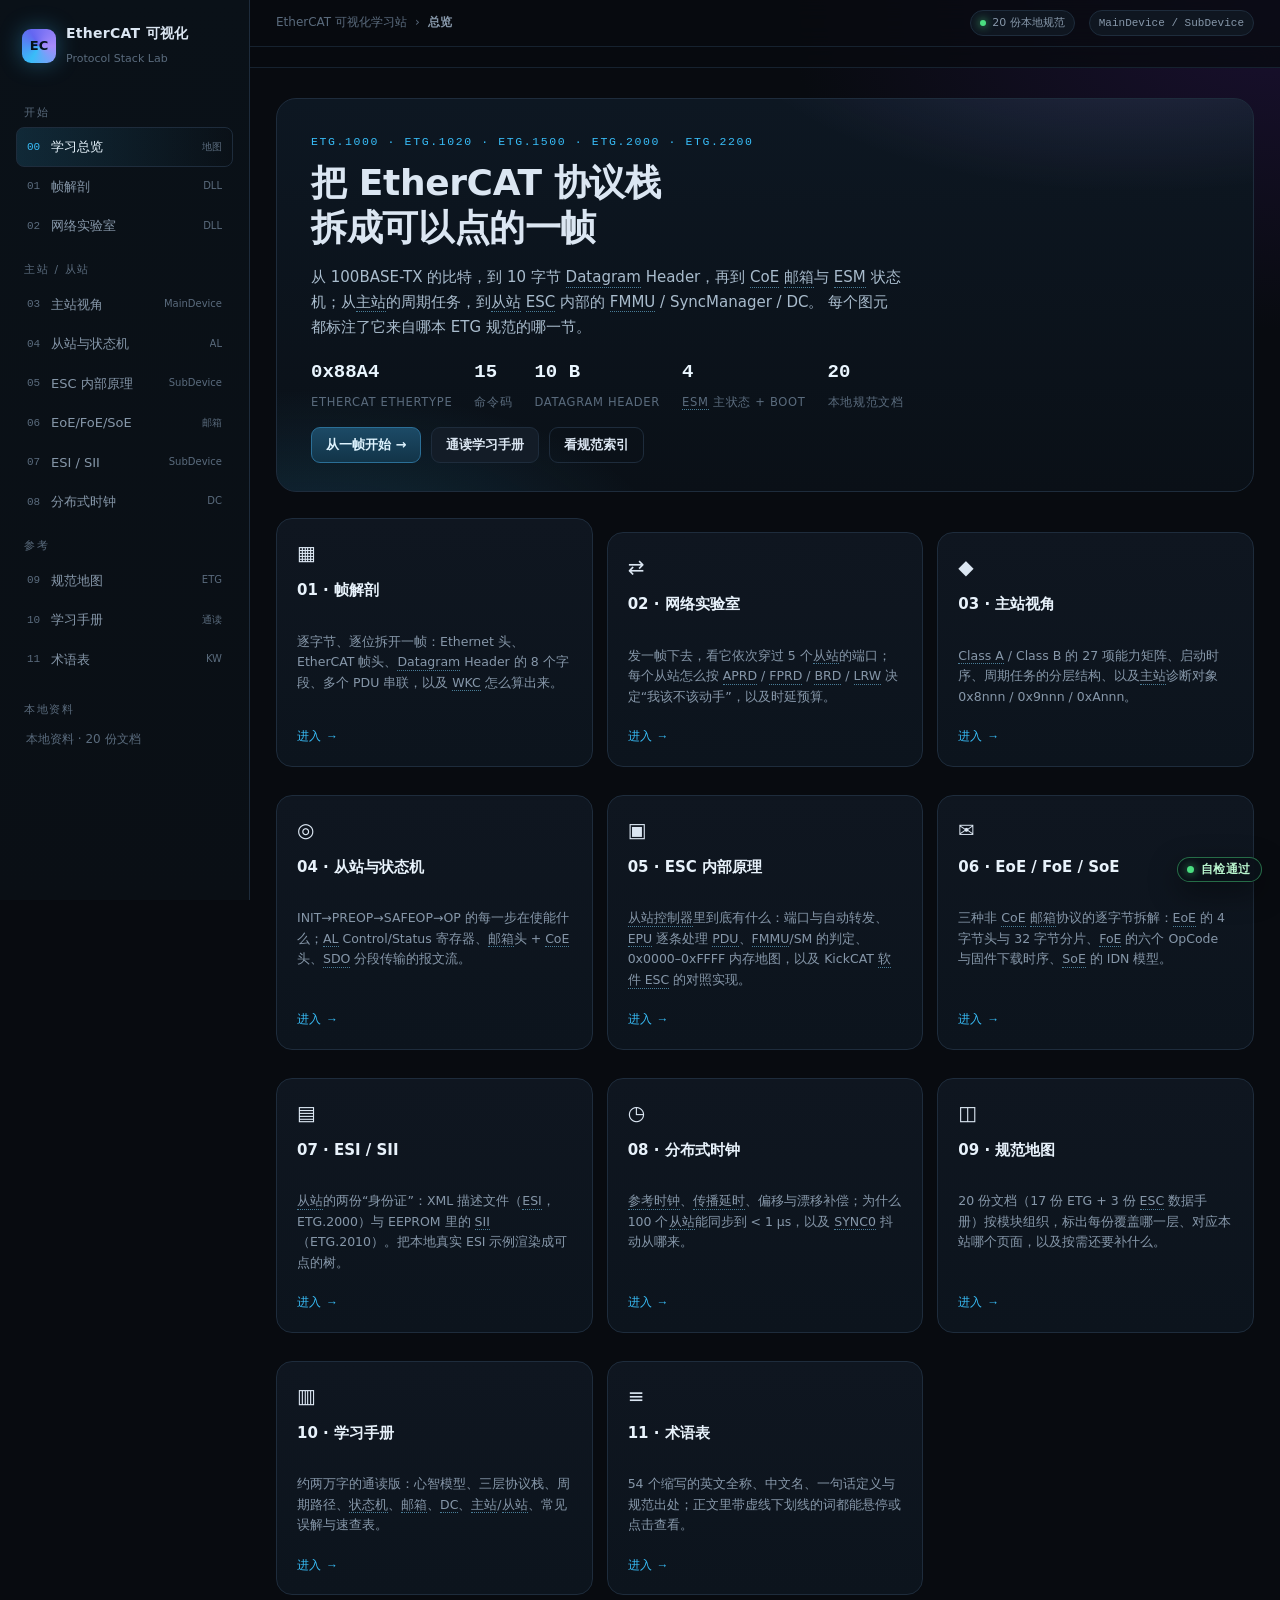
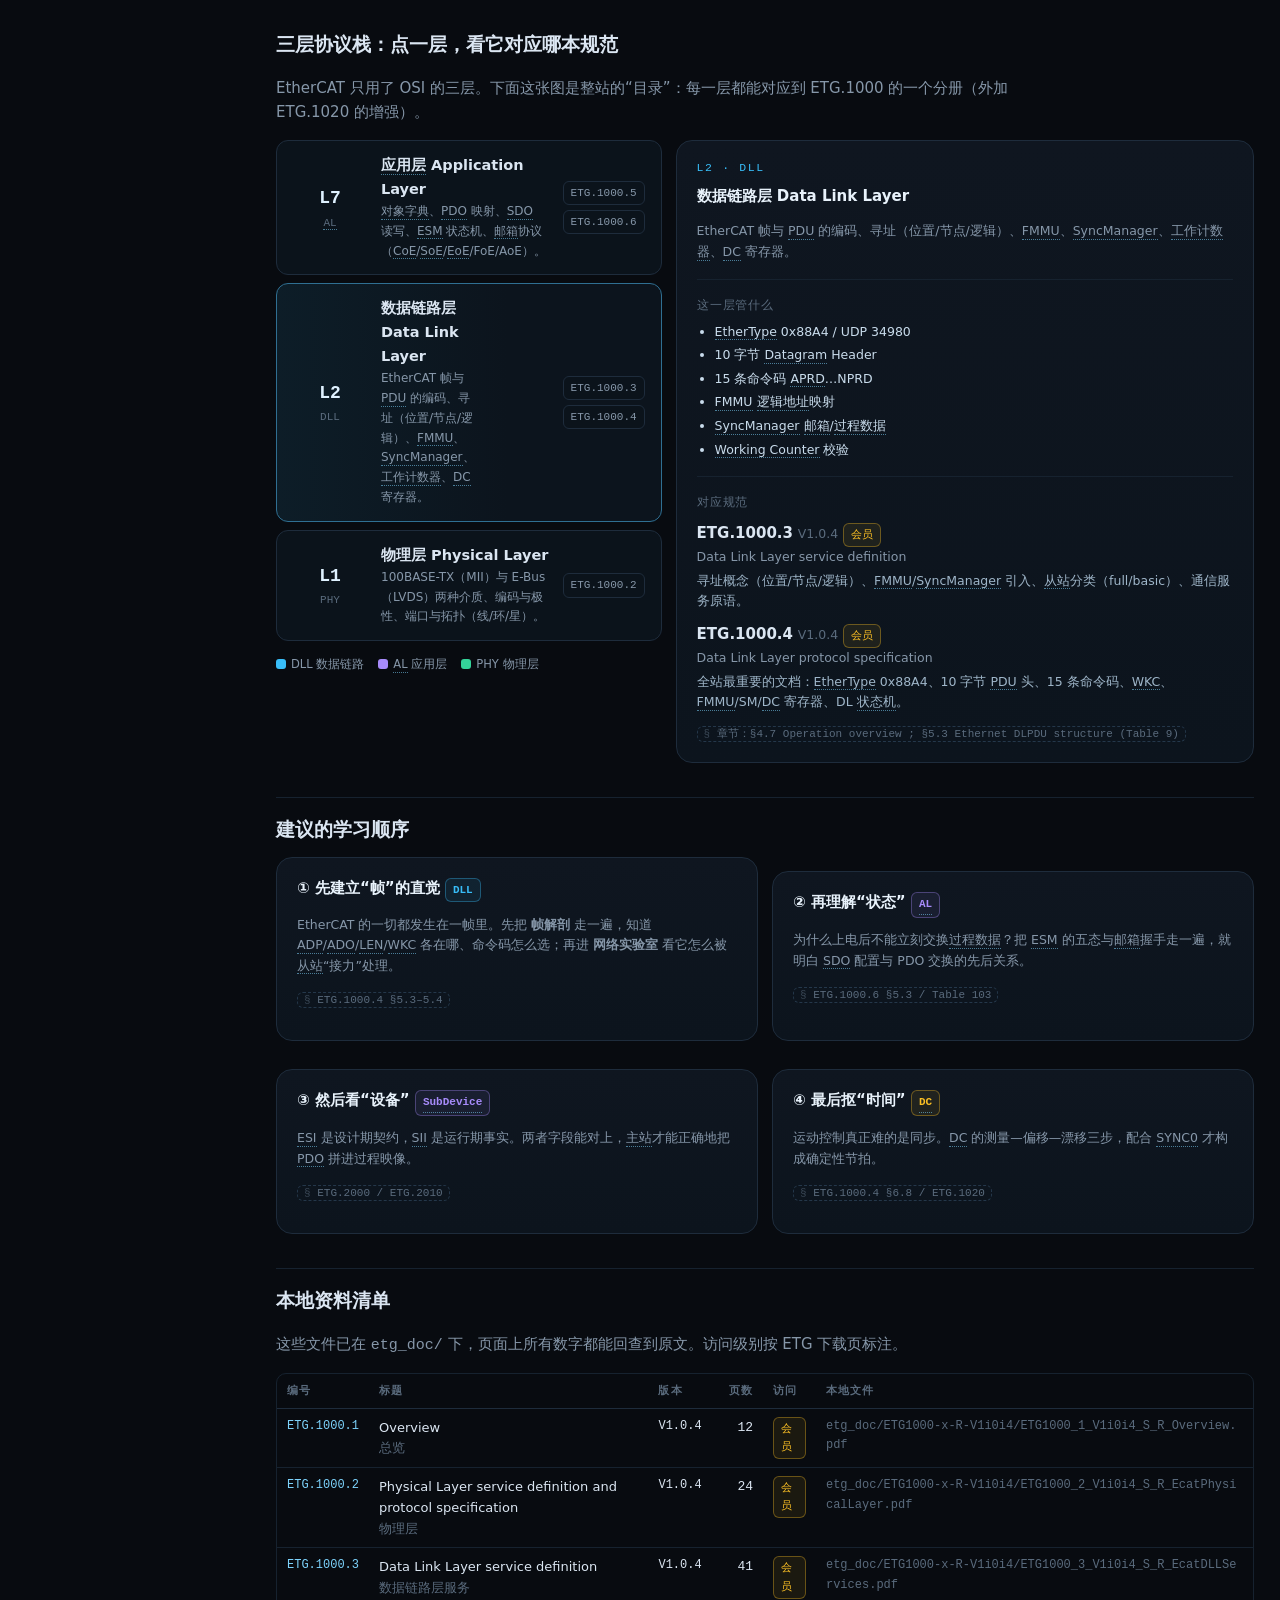
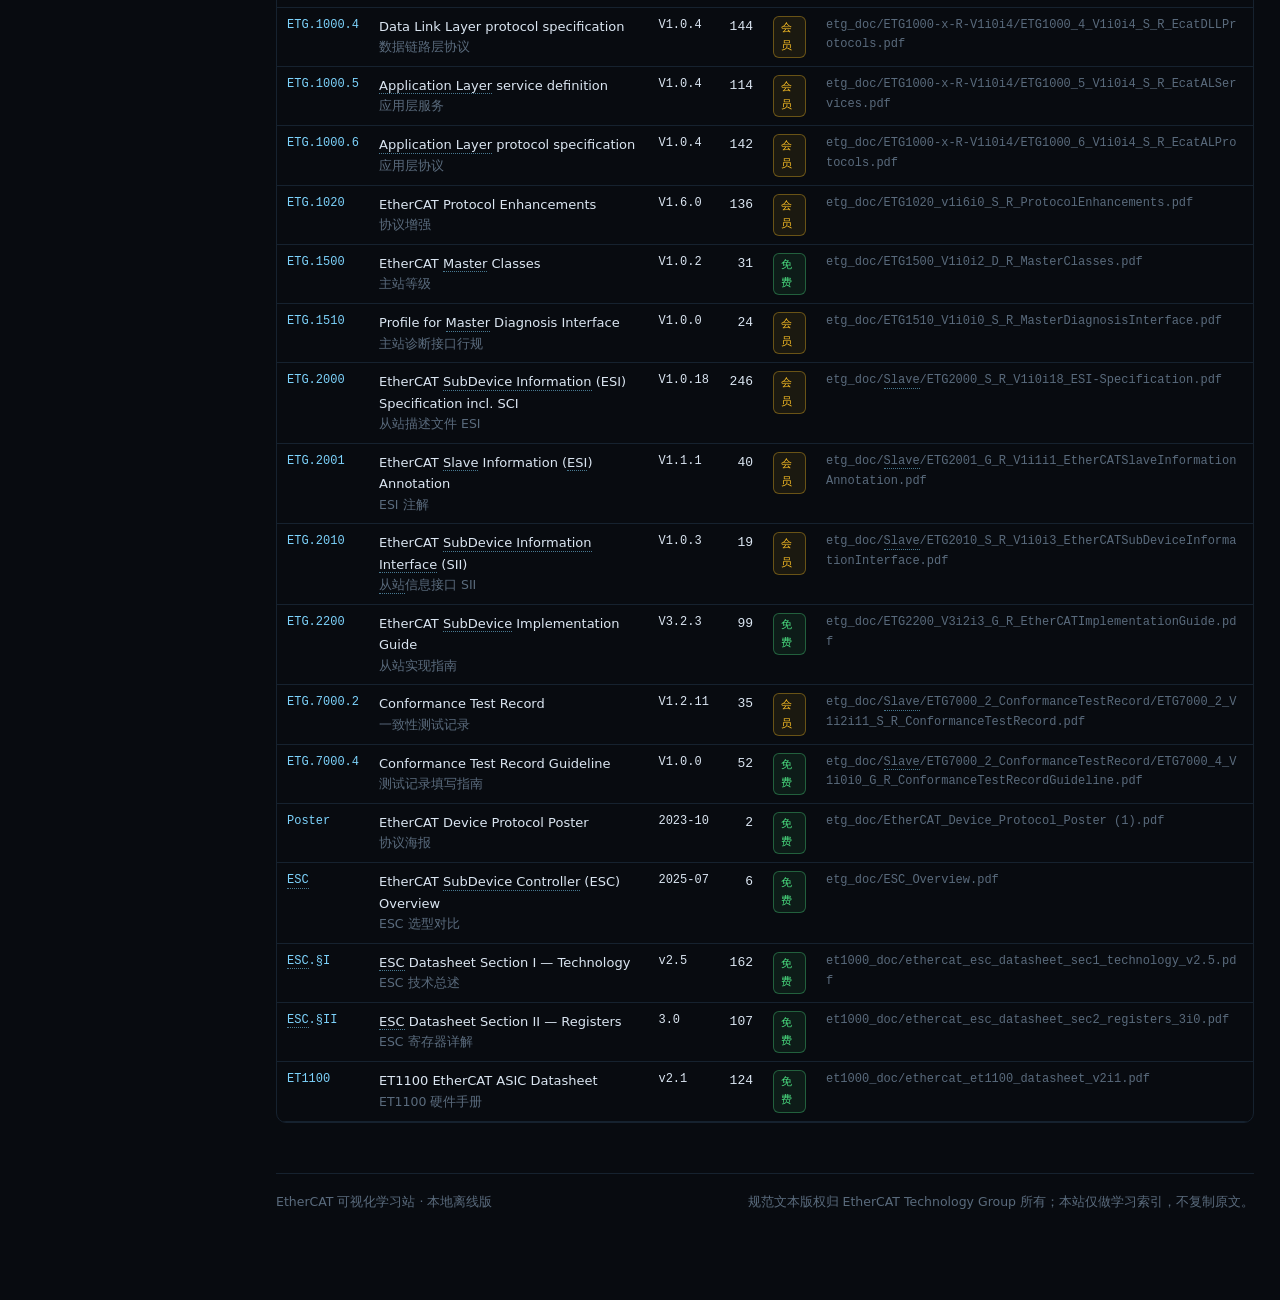
<file: index.html>
<!DOCTYPE html>
<html lang="zh-CN">
<head>
<meta charset="utf-8">
<meta name="viewport" content="width=device-width,initial-scale=1">
<title>EtherCAT 可视化学习站</title>
<link rel="icon" href="data:image/svg+xml,%3Csvg xmlns='http://www.w3.org/2000/svg' viewBox='0 0 32 32'%3E%3Crect width='32' height='32' rx='8' fill='%230b1c26'/%3E%3Crect x='5' y='5' width='22' height='22' rx='5' fill='none' stroke='%2338bdf8' stroke-width='2'/%3E%3Ctext x='16' y='21' font-family='monospace' font-size='11' font-weight='700' fill='%237dd3fc' text-anchor='middle'%3EEC%3C/text%3E%3C/svg%3E">
<link rel="stylesheet" href="assets/css/style.css">
</head>
<body>
<div class="shell">
  <div class="side" id="side-slot"></div>
  <div class="main">
    <div class="topbar" id="top-slot"></div>
    <div class="wrap">

      <section class="hero">
        <div class="eyebrow">ETG.1000 · ETG.1020 · ETG.1500 · ETG.2000 · ETG.2200</div>
        <h1>把 EtherCAT 协议栈<br>拆成可以点的一帧</h1>
        <p>
          从 100BASE-TX 的比特，到 10 字节 Datagram Header，再到 CoE 邮箱与
          ESM 状态机；从主站的周期任务，到从站 ESC 内部的 FMMU / SyncManager / DC。
          每个图元都标注了它来自哪本 ETG 规范的哪一节。
        </p>
        <div class="kpis">
          <div class="kpi"><b>0x88A4</b><span>ETHERCAT ETHERTYPE</span></div>
          <div class="kpi"><b>15</b><span>命令码</span></div>
          <div class="kpi"><b>10 B</b><span>DATAGRAM HEADER</span></div>
          <div class="kpi"><b>4</b><span>ESM 主状态 + BOOT</span></div>
          <div class="kpi"><b>20</b><span>本地规范文档</span></div>
        </div>
        <div class="toolbar" style="margin-bottom:0">
          <a class="btn primary" href="frame.html">从一帧开始 →</a>
          <a class="btn" href="guide.html">通读学习手册</a>
          <a class="btn ghost" href="spec.html">看规范索引</a>
        </div>
      </section>

      <div class="grid g3">
        <a class="card cardlink" href="frame.html">
          <div class="ico">▦</div>
          <h3>01 · 帧解剖</h3>
          <p class="small muted">逐字节、逐位拆开一帧：Ethernet 头、EtherCAT 帧头、Datagram Header 的 8 个字段、多个 PDU 串联，以及 WKC 怎么算出来。</p>
          <span class="go">进入 →</span>
        </a>
        <a class="card cardlink" href="network.html">
          <div class="ico">⇄</div>
          <h3>02 · 网络实验室</h3>
          <p class="small muted">发一帧下去，看它依次穿过 5 个从站的端口；每个从站怎么按 APRD / FPRD / BRD / LRW 决定“我该不该动手”，以及时延预算。</p>
          <span class="go">进入 →</span>
        </a>
        <a class="card cardlink" href="master.html">
          <div class="ico">◆</div>
          <h3>03 · 主站视角</h3>
          <p class="small muted">Class A / Class B 的 27 项能力矩阵、启动时序、周期任务的分层结构、以及主站诊断对象 0x8nnn / 0x9nnn / 0xAnnn。</p>
          <span class="go">进入 →</span>
        </a>
        <a class="card cardlink" href="al.html">
          <div class="ico">◎</div>
          <h3>04 · 从站与状态机</h3>
          <p class="small muted">INIT→PREOP→SAFEOP→OP 的每一步在使能什么；AL Control/Status 寄存器、邮箱头 + CoE 头、SDO 分段传输的报文流。</p>
          <span class="go">进入 →</span>
        </a>
        <a class="card cardlink" href="esc.html">
          <div class="ico">▣</div>
          <h3>05 · ESC 内部原理</h3>
          <p class="small muted">从站控制器里到底有什么：端口与自动转发、EPU 逐条处理 PDU、FMMU/SM 的判定、0x0000–0xFFFF 内存地图，以及 KickCAT 软件 ESC 的对照实现。</p>
          <span class="go">进入 →</span>
        </a>
        <a class="card cardlink" href="eoe-foe-soe.html">
          <div class="ico">✉</div>
          <h3>06 · EoE / FoE / SoE</h3>
          <p class="small muted">三种非 CoE 邮箱协议的逐字节拆解：EoE 的 4 字节头与 32 字节分片、FoE 的六个 OpCode 与固件下载时序、SoE 的 IDN 模型。</p>
          <span class="go">进入 →</span>
        </a>
        <a class="card cardlink" href="slave.html">
          <div class="ico">▤</div>
          <h3>07 · ESI / SII</h3>
          <p class="small muted">从站的两份“身份证”：XML 描述文件（ESI，ETG.2000）与 EEPROM 里的 SII（ETG.2010）。把本地真实 ESI 示例渲染成可点的树。</p>
          <span class="go">进入 →</span>
        </a>
        <a class="card cardlink" href="dc.html">
          <div class="ico">◷</div>
          <h3>08 · 分布式时钟</h3>
          <p class="small muted">参考时钟、传播延时、偏移与漂移补偿；为什么 100 个从站能同步到 < 1 µs，以及 SYNC0 抖动从哪来。</p>
          <span class="go">进入 →</span>
        </a>
        <a class="card cardlink" href="spec.html">
          <div class="ico">◫</div>
          <h3>09 · 规范地图</h3>
          <p class="small muted">20 份文档（17 份 ETG + 3 份 ESC 数据手册）按模块组织，标出每份覆盖哪一层、对应本站哪个页面，以及按需还要补什么。</p>
          <span class="go">进入 →</span>
        </a>
        <a class="card cardlink" href="guide.html">
          <div class="ico">▥</div>
          <h3>10 · 学习手册</h3>
          <p class="small muted">约两万字的通读版：心智模型、三层协议栈、周期路径、状态机、邮箱、DC、主站/从站、常见误解与速查表。</p>
          <span class="go">进入 →</span>
        </a>
        <a class="card cardlink" href="glossary.html">
          <div class="ico">≡</div>
          <h3>11 · 术语表</h3>
          <p class="small muted">54 个缩写的英文全称、中文名、一句话定义与规范出处；正文里带虚线下划线的词都能悬停或点击查看。</p>
          <span class="go">进入 →</span>
        </a>
      </div>

      <h2 id="layers">三层协议栈：点一层，看它对应哪本规范</h2>
      <p class="lede">EtherCAT 只用了 OSI 的三层。下面这张图是整站的“目录”：每一层都能对应到 ETG.1000 的一个分册（外加 ETG.1020 的增强）。</p>

      <div class="grid g23" style="margin-top:14px">
        <div>
          <div class="stack" id="stack"></div>
          <div class="legend" style="margin-top:14px">
            <span><i style="background:#38bdf8"></i>DLL 数据链路</span>
            <span><i style="background:#a78bfa"></i>AL 应用层</span>
            <span><i style="background:#34d399"></i>PHY 物理层</span>
          </div>
        </div>
        <div class="card" id="layer-detail">
          <div class="faint small">← 点击左侧任一层</div>
        </div>
      </div>

      <h2>建议的学习顺序</h2>
      <div class="grid g2">
        <div class="card">
          <h3>① 先建立“帧”的直觉 <span class="badge m">DLL</span></h3>
          <p class="small muted">EtherCAT 的一切都发生在一帧里。先把 <b>帧解剖</b> 走一遍，知道 ADP/ADO/LEN/WKC 各在哪、命令码怎么选；再进 <b>网络实验室</b> 看它怎么被从站“接力”处理。</p>
          <p class="small"><span class="src">ETG.1000.4 §5.3–5.4</span></p>
        </div>
        <div class="card">
          <h3>② 再理解“状态” <span class="badge s">AL</span></h3>
          <p class="small muted">为什么上电后不能立刻交换过程数据？把 ESM 的五态与邮箱握手走一遍，就明白 SDO 配置与 PDO 交换的先后关系。</p>
          <p class="small"><span class="src">ETG.1000.6 §5.3 / Table 103</span></p>
        </div>
        <div class="card">
          <h3>③ 然后看“设备” <span class="badge s">SubDevice</span></h3>
          <p class="small muted">ESI 是设计期契约，SII 是运行期事实。两者字段能对上，主站才能正确地把 PDO 拼进过程映像。</p>
          <p class="small"><span class="src">ETG.2000 / ETG.2010</span></p>
        </div>
        <div class="card">
          <h3>④ 最后抠“时间” <span class="badge w">DC</span></h3>
          <p class="small muted">运动控制真正难的是同步。DC 的测量—偏移—漂移三步，配合 SYNC0 才构成确定性节拍。</p>
          <p class="small"><span class="src">ETG.1000.4 §6.8 / ETG.1020</span></p>
        </div>
      </div>

      <h2>本地资料清单</h2>
      <p class="lede">这些文件已在 <code class="mono">etg_doc/</code> 下，页面上所有数字都能回查到原文。访问级别按 ETG 下载页标注。</p>
      <div class="scroll" style="margin-top:12px">
        <table class="tbl" id="spec-table"></table>
      </div>

      <footer class="end">
        <span>EtherCAT 可视化学习站 · 本地离线版</span>
        <span>规范文本版权归 EtherCAT Technology Group 所有；本站仅做学习索引，不复制原文。</span>
      </footer>
    </div>
  </div>
</div>

<script src="assets/js/ec-core.js"></script>
<script>
const { LAYERS, SPECS } = EC_DATA;
const { renderShell, hex0x } = EC_UI;

/* 手工渲染 shell（首页顶栏文案不同） */
renderShell({
  active: 'index',
  crumbs: ['EtherCAT 可视化学习站', '总览'],
  title: `${SPECS.length} 份本地规范`,
  docCount: SPECS.length,
});

/* ---- 分层堆叠 ---- */
const stack = document.getElementById('stack');
const detail = document.getElementById('layer-detail');

// 从 AL 到 PHY 自上而下
const order = ['al', 'dll', 'phy'];
const colorOf = { al: '#a78bfa', dll: '#38bdf8', phy: '#34d399' };

stack.innerHTML = order.map(k => {
  const L = LAYERS.find(x => x.key === k);
  return `<div class="layer" data-k="${k}">
    <div class="lv"><b>L${L.osi}</b>${L.short}</div>
    <div>
      <div class="nm">${L.name}</div>
      <div class="ds">${L.desc}</div>
    </div>
    <div class="sp">${L.specs.map(s => `<span class="badge">${s}</span>`).join('')}</div>
  </div>`;
}).join('');

function showLayer(k) {
  const L = LAYERS.find(x => x.key === k);
  if (!L) return;
  document.querySelectorAll('.layer').forEach(n => n.classList.toggle('on', n.dataset.k === k));
  const specs = L.specs.map(id => SPECS.find(s => s.id === id)).filter(Boolean);
  detail.innerHTML = `
    <div class="eyebrow" style="color:${L.color}">L${L.osi} · ${L.short}</div>
    <h3 style="margin-top:6px">${L.name}</h3>
    <p class="small muted">${L.desc}</p>
    <div class="hr"></div>
    <div class="small" style="font-size:12px;color:var(--text-faint);letter-spacing:.08em;margin-bottom:6px">这一层管什么</div>
    <ul class="small" style="margin:0;padding-left:18px;color:#c9dcec">
      ${L.items.map(i => `<li style="margin:3px 0">${i}</li>`).join('')}
    </ul>
    <div class="hr"></div>
    <div class="small" style="font-size:12px;color:var(--text-faint);letter-spacing:.08em;margin-bottom:8px">对应规范</div>
    ${specs.map(s => `
      <div style="margin-bottom:10px">
        <div><b>${s.id}</b> <span class="faint small">${s.ver}</span>
          ${s.access === 'free' ? '<span class="badge free">免费</span>' : '<span class="badge w">会员</span>'}</div>
        <div class="small muted">${s.title}</div>
        <div class="small" style="color:#9fb6c9;margin-top:3px">${s.why}</div>
      </div>`).join('')}
    <div class="small"><span class="src">章节：${specs.map(s => s.chapters[0]).join(' ; ')}</span></div>
  `;
}
document.querySelectorAll('.layer').forEach(n => n.addEventListener('click', () => showLayer(n.dataset.k)));
showLayer('dll');

/* ---- 资料表 ---- */
const accessBadge = a => a === 'free'
  ? '<span class="badge free">免费</span>'
  : '<span class="badge w">会员</span>';

document.getElementById('spec-table').innerHTML = `
  <thead><tr>
    <th>编号</th><th>标题</th><th>版本</th><th>页数</th><th>访问</th><th>本地文件</th>
  </tr></thead>
  <tbody>
  ${SPECS.map(s => `<tr>
    <td class="mono" style="color:#7dd3fc;white-space:nowrap">${s.id}</td>
    <td>${s.title}<div class="faint small">${s.cn}</div></td>
    <td class="mono small">${s.ver}</td>
    <td class="num">${s.pages}</td>
    <td>${accessBadge(s.access)}</td>
    <td class="mono small faint" style="word-break:break-all">${s.file}</td>
  </tr>`).join('')}
  </tbody>`;
</script>

<div class="selfcheck sc-idle" id="selfcheck" data-state="idle" role="status" aria-live="polite" tabindex="0"
     title="脚本未执行：若通过 file:// 打开，请确认 assets/js/ec-core.js 存在；否则按 F12 查看控制台">
  <span class="sc-dot"></span><span class="sc-text">脚本未执行</span>
</div>

</body>
</html>
</file>
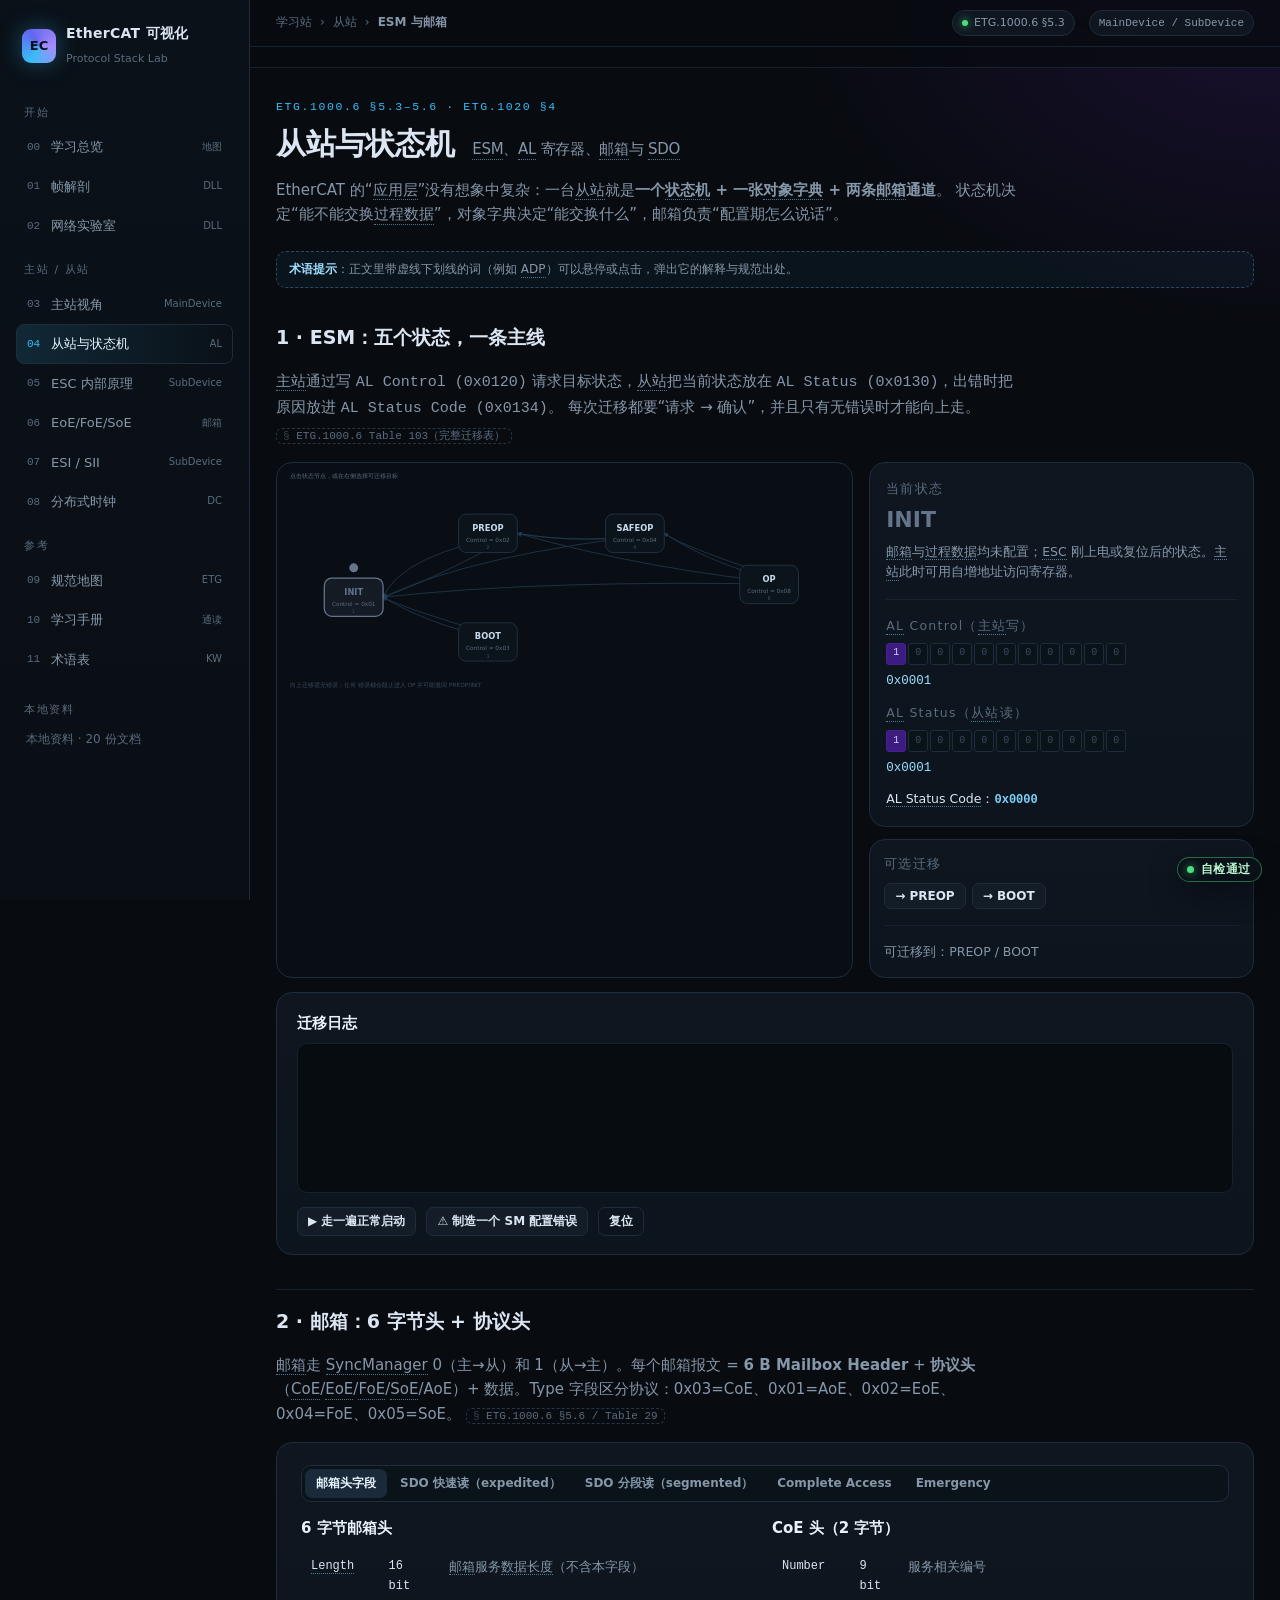
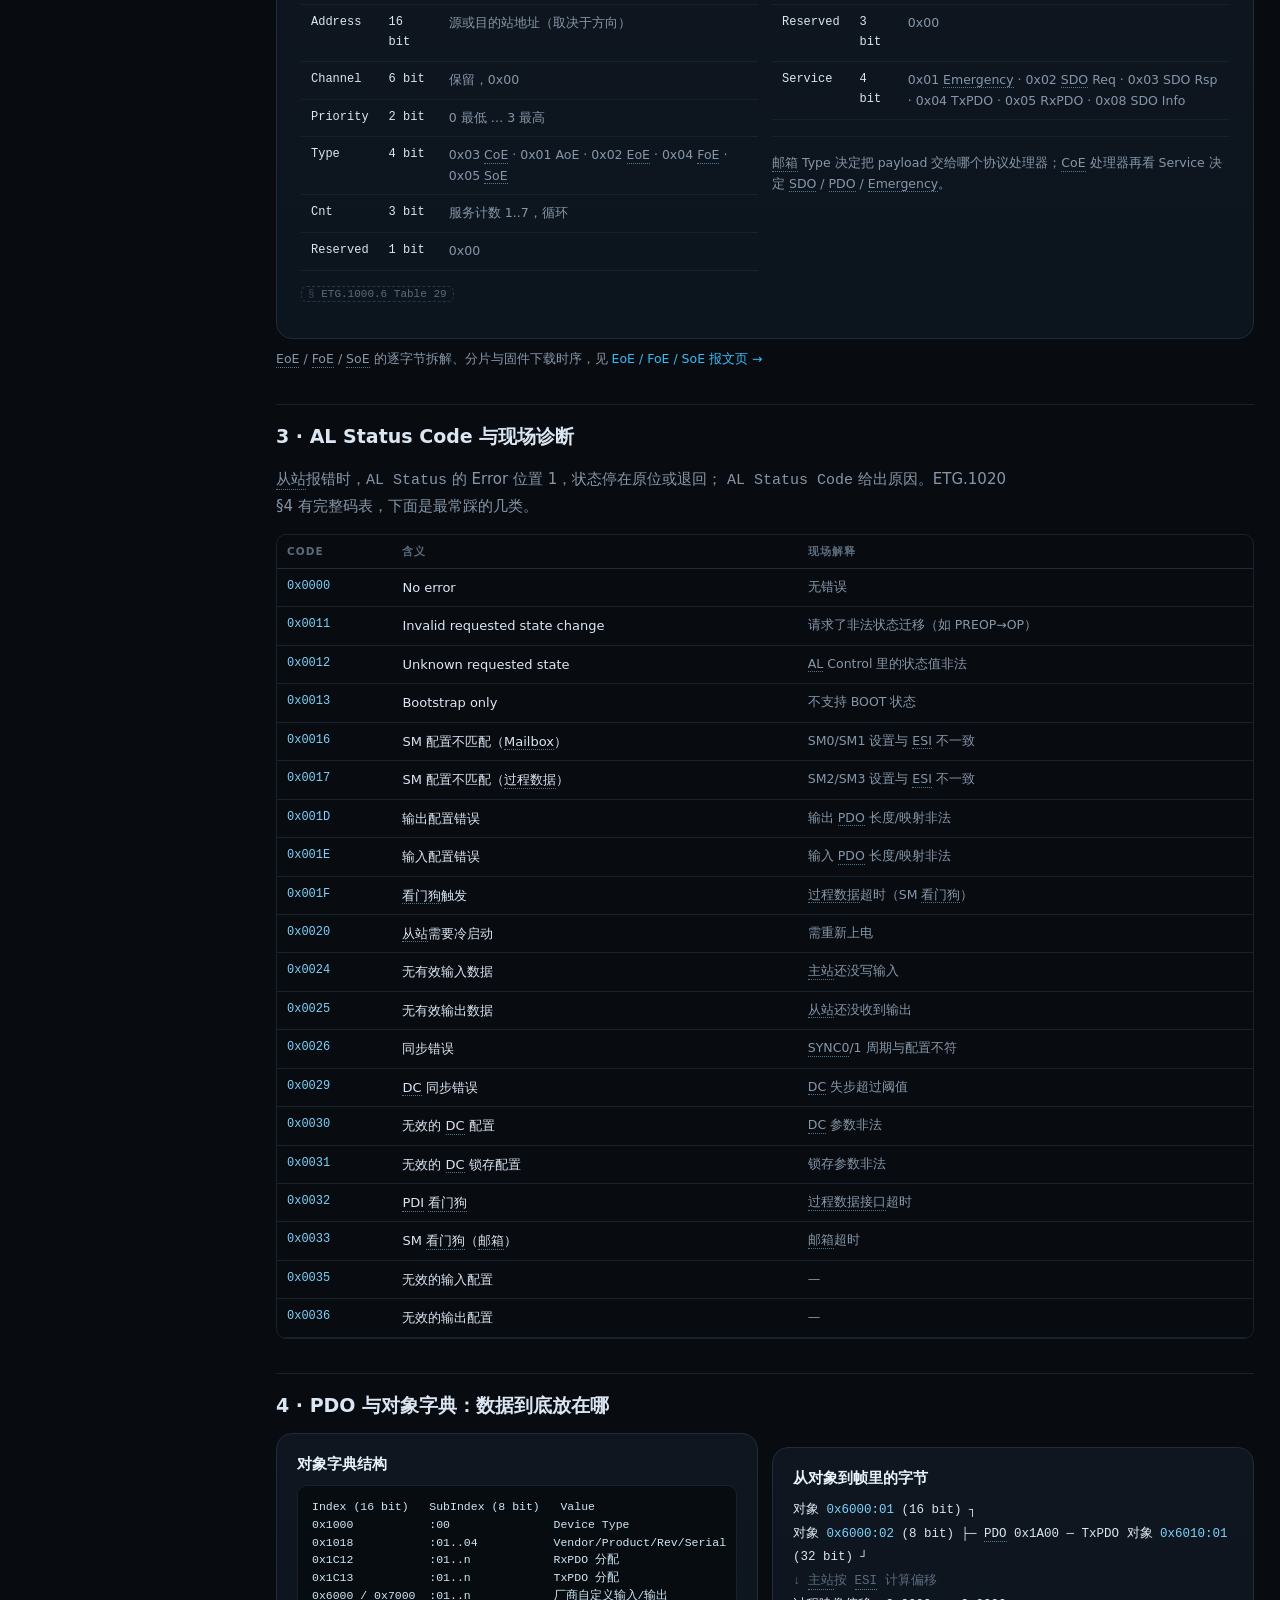
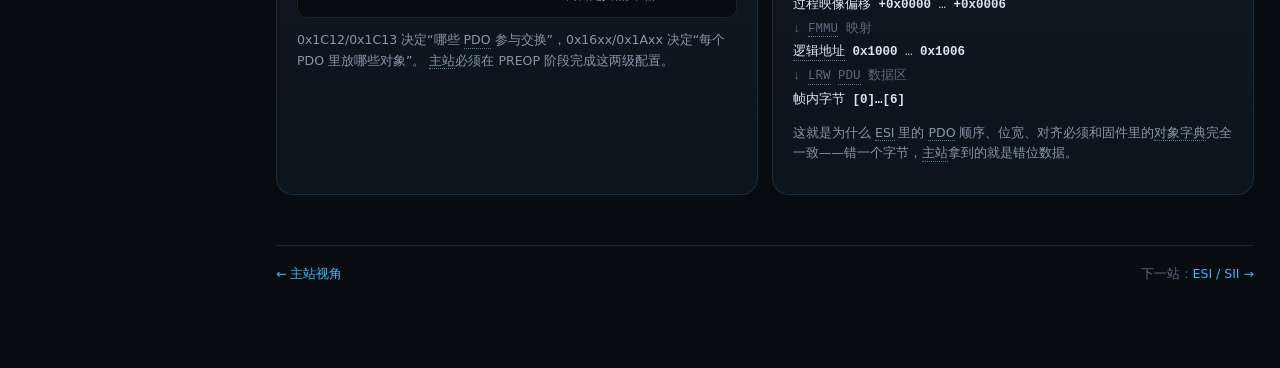
<file: al.html>
<!DOCTYPE html>
<html lang="zh-CN">
<head>
<meta charset="utf-8">
<meta name="viewport" content="width=device-width,initial-scale=1">
<title>从站与状态机 · EtherCAT 可视化</title>
<link rel="icon" href="data:image/svg+xml,%3Csvg xmlns='http://www.w3.org/2000/svg' viewBox='0 0 32 32'%3E%3Crect width='32' height='32' rx='8' fill='%230b1c26'/%3E%3Crect x='5' y='5' width='22' height='22' rx='5' fill='none' stroke='%2338bdf8' stroke-width='2'/%3E%3Ctext x='16' y='21' font-family='monospace' font-size='11' font-weight='700' fill='%237dd3fc' text-anchor='middle'%3EEC%3C/text%3E%3C/svg%3E">
<link rel="stylesheet" href="assets/css/style.css">
<style>
  .esm-stage{background:#080e14;border:1px solid var(--line);border-radius:16px;overflow:hidden}
  .esm-stage svg{display:block;width:100%;height:auto}
  .esm-state{cursor:pointer}
  .esm-state rect{transition:.2s}
  .esm-state:hover rect{filter:brightness(1.2)}
  .regbits{display:flex;gap:2px;flex-wrap:nowrap;font-family:var(--mono);font-size:10px}
  .regbits .b{width:20px;height:22px;display:grid;place-items:center;border:1px solid var(--line);border-radius:3px;background:#0a121a;color:#3b4a5a}
  .regbits .b.on{background:#123a52;color:#9fe0ff;border-color:#1e5876}
  .regbits .b.hi{background:#3b1d80;color:#d8c7ff;border-color:#4c1d95}
  .mail{display:flex;gap:2px;flex-wrap:wrap;margin:8px 0}
  .mail .byte{width:34px;height:44px;border-radius:5px;border:1px solid rgba(255,255,255,.1);display:flex;flex-direction:column;justify-content:space-between;padding:3px 3px;font-family:var(--mono);font-size:10px;cursor:default}
  .mail .byte .v{font-weight:700;font-size:11px;color:#eaf6ff}
  .mail .byte .n{font-size:8px;color:rgba(255,255,255,.6);white-space:nowrap;overflow:hidden}
  .m-mbx{background:linear-gradient(180deg,#4c1d95,#2e1259)}
  .m-coe{background:linear-gradient(180deg,#075985,#053a4d)}
  .m-sdo{background:linear-gradient(180deg,#065f46,#043d2e)}
  .m-data{background:linear-gradient(180deg,#78350f,#4a2008)}
  .flow{display:grid;grid-template-columns:1fr 60px 1fr;gap:0;align-items:center}
  .flow .arrow{color:var(--text-faint);font-size:16px;text-align:center;font-family:var(--mono)}
  .tabs{display:flex;gap:2px;background:#0a121a;border:1px solid var(--line);border-radius:10px;padding:3px;flex-wrap:wrap}
  .tabs button{font:600 12px var(--sans);color:var(--text-dim);background:transparent;border:0;padding:6px 11px;border-radius:7px;cursor:pointer}
  .tabs button.on{background:#1b2a3a;color:#e9f5ff}
  .codebadge{font-family:var(--mono);font-size:12px;color:#7dd3fc}
</style>
</head>
<body>
<div class="shell">
  <div class="side" id="side-slot"></div>
  <div class="main">
    <div class="topbar" id="top-slot"></div>
    <div class="wrap">

      <div class="page-head">
        <div class="eyebrow">ETG.1000.6 §5.3–5.6 · ETG.1020 §4</div>
        <h1>从站与状态机 <small>ESM、AL 寄存器、邮箱与 SDO</small></h1>
        <p class="lede">
          EtherCAT 的“应用层”没有想象中复杂：一台从站就是<b>一个状态机 + 一张对象字典 + 两条邮箱通道</b>。
          状态机决定“能不能交换过程数据”，对象字典决定“能交换什么”，邮箱负责“配置期怎么说话”。
        </p>
      </div>

      <h2 id="esm">1 · ESM：五个状态，一条主线</h2>
      <p class="lede">
        主站通过写 <code class="mono">AL Control (0x0120)</code> 请求目标状态，从站把当前状态放在
        <code class="mono">AL Status (0x0130)</code>，出错时把原因放进 <code class="mono">AL Status Code (0x0134)</code>。
        每次迁移都要“请求 → 确认”，并且只有无错误时才能向上走。
        <span class="src">ETG.1000.6 Table 103（完整迁移表）</span>
      </p>

      <div class="esm-wrap">
        <div class="esm-stage" id="esm-stage"></div>
        <div>
          <div class="card" style="padding:16px">
            <div class="small faint" style="letter-spacing:.1em">当前状态</div>
            <div style="font-size:22px;font-weight:700;margin:2px 0 4px" id="esm-state">INIT</div>
            <div class="small muted" id="esm-desc">—</div>
            <div class="hr"></div>
            <div class="small faint" style="letter-spacing:.1em;margin-bottom:6px">AL Control（主站写）</div>
            <div class="regbits" id="al-control"></div>
            <div class="mono small" style="margin-top:6px;color:#9fe0ff" id="al-control-hex">0x0000</div>
            <div class="small faint" style="letter-spacing:.1em;margin:12px 0 6px">AL Status（从站读）</div>
            <div class="regbits" id="al-status"></div>
            <div class="mono small" style="margin-top:6px;color:#9fe0ff" id="al-status-hex">0x0001</div>
            <div class="small" style="margin-top:10px">AL Status Code：<b class="codebadge" id="al-code">0x0000</b></div>
          </div>
          <div class="card" style="padding:14px;margin-top:12px">
            <div class="small faint" style="letter-spacing:.1em;margin-bottom:8px">可选迁移</div>
            <div id="trans-btns" style="display:flex;gap:6px;flex-wrap:wrap"></div>
            <div class="hr"></div>
            <div class="small muted" id="trans-note">选一个目标状态。</div>
          </div>
        </div>
      </div>

      <div class="card" style="margin-top:14px">
        <h3 style="margin-top:0">迁移日志</h3>
        <div class="log" id="esm-log" style="height:150px"></div>
        <div class="toolbar" style="margin-bottom:0">
          <button class="btn sm" id="sc-start">▶ 走一遍正常启动</button>
          <button class="btn sm" id="sc-err">⚠ 制造一个 SM 配置错误</button>
          <button class="btn sm ghost" id="sc-reset">复位</button>
        </div>
      </div>

      <h2 id="mailbox">2 · 邮箱：6 字节头 + 协议头</h2>
      <p class="lede">
        邮箱走 SyncManager 0（主→从）和 1（从→主）。每个邮箱报文 = <b>6 B Mailbox Header</b> +
        <b>协议头</b>（CoE/EoE/FoE/SoE/AoE）+ 数据。Type 字段区分协议：0x03=CoE、0x01=AoE、0x02=EoE、0x04=FoE、0x05=SoE。
        <span class="src">ETG.1000.6 §5.6 / Table 29</span>
      </p>
      <div class="card pad">
        <div class="tabs" id="mb-tabs">
          <button data-t="head" class="on">邮箱头字段</button>
          <button data-t="exp">SDO 快速读（expedited）</button>
          <button data-t="seg">SDO 分段读（segmented）</button>
          <button data-t="ca">Complete Access</button>
          <button data-t="em">Emergency</button>
        </div>
        <div id="mb-body" style="margin-top:14px"></div>
      </div>
      <p class="small muted" style="margin-top:10px">
        EoE / FoE / SoE 的逐字节拆解、分片与固件下载时序，见
        <a href="eoe-foe-soe.html">EoE / FoE / SoE 报文页 →</a>
      </p>

      <h2 id="alstatus">3 · AL Status Code 与现场诊断</h2>
      <p class="lede">
        从站报错时，<code class="mono">AL Status</code> 的 Error 位置 1，状态停在原位或退回；
        <code class="mono">AL Status Code</code> 给出原因。ETG.1020 §4 有完整码表，下面是最常踩的几类。
      </p>
      <div class="scroll">
        <table class="tbl" id="code-tbl"></table>
      </div>

      <h2 id="pdo">4 · PDO 与对象字典：数据到底放在哪</h2>
      <div class="grid g2">
        <div class="card">
          <h3 style="margin-top:0">对象字典结构</h3>
          <pre class="code">Index (16 bit)   SubIndex (8 bit)   Value
0x1000           :00               Device Type
0x1018           :01..04           Vendor/Product/Rev/Serial
0x1C12           :01..n            RxPDO 分配
0x1C13           :01..n            TxPDO 分配
0x6000 / 0x7000  :01..n            厂商自定义输入/输出</pre>
          <p class="small muted">
            0x1C12/0x1C13 决定“哪些 PDO 参与交换”，0x16xx/0x1Axx 决定“每个 PDO 里放哪些对象”。
            主站必须在 PREOP 阶段完成这两级配置。
          </p>
        </div>
        <div class="card">
          <h3 style="margin-top:0">从对象到帧里的字节</h3>
          <div class="mono small" style="line-height:1.9">
            对象 <span style="color:#7dd3fc">0x6000:01</span> (16 bit) ┐<br>
            对象 <span style="color:#7dd3fc">0x6000:02</span> (8 bit)  ├─ PDO 0x1A00 ─ TxPDO
            对象 <span style="color:#7dd3fc">0x6010:01</span> (32 bit) ┘<br>
            <span class="faint">↓ 主站按 ESI 计算偏移</span><br>
            过程映像偏移 <b>+0x0000</b> … <b>+0x0006</b><br>
            <span class="faint">↓ FMMU 映射</span><br>
            逻辑地址 <b>0x1000</b> … <b>0x1006</b><br>
            <span class="faint">↓ LRW PDU 数据区</span><br>
            帧内字节 <b>[0]…[6]</b>
          </div>
          <p class="small muted" style="margin-top:10px">
            这就是为什么 ESI 里的 PDO 顺序、位宽、对齐必须和固件里的对象字典完全一致——错一个字节，主站拿到的就是错位数据。
          </p>
        </div>
      </div>

      <footer class="end">
        <a href="master.html">← 主站视角</a>
        <span>下一站：<a href="slave.html">ESI / SII →</a></span>
      </footer>
    </div>
  </div>
</div>

<script src="assets/js/ec-core.js"></script>
<script>
const { ESM, REGS } = EC_DATA;
const { renderShell, hex, hex0x, bin } = EC_UI;

renderShell({ active: 'al', crumbs: ['学习站', '从站', 'ESM 与邮箱'], title: 'ETG.1000.6 §5.3' });

/* ================= ESM 状态机 ================= */
const ST = {
  INIT:   { code: 1, color: '#64748b', x: 120, y: 210 },
  PREOP:  { code: 2, color: '#38bdf8', x: 330, y: 110 },
  SAFEOP: { code: 4, color: '#fbbf24', x: 560, y: 110 },
  OP:     { code: 8, color: '#4ade80', x: 770, y: 190 },
  BOOT:   { code: 3, color: '#fb7185', x: 330, y: 280 },
};
const TRANS = {
  INIT:   { PREOP: { code: 0x0000, why: '邮箱 SM0/SM1 配置正确，进入 PREOP' }, BOOT: { code: 0x0000, why: '允许 FoE 固件下载' } },
  PREOP:  { INIT: { code: 0x0000, why: '回退到 INIT' }, SAFEOP: { code: 0x0000, why: 'SM2/SM3 与 FMMU 配置正确' } },
  SAFEOP: { PREOP: { code: 0x0000, why: '回退，停止输出' }, OP: { code: 0x0000, why: '输出已就绪' }, INIT: { code: 0x0000, why: '强制复位' } },
  OP:     { SAFEOP: { code: 0x0000, why: '输出退回安全值' }, PREOP: { code: 0x0000, why: '停止过程数据' }, INIT: { code: 0x0000, why: '强制复位' } },
  BOOT:   { INIT: { code: 0x0000, why: '固件下载结束' } },
};
let cur = 'INIT';
let errFlag = 0, alCode = 0x0000;

const stage = document.getElementById('esm-stage');

function drawESM() {
  const W = 900, H = 360;
  const edges = [];
  for (const [a, tos] of Object.entries(TRANS)) {
    for (const b of Object.keys(tos)) {
      if (a === b) continue;
      const A = ST[a], B = ST[b];
      const mx = (A.x + B.x) / 2 + (A.y < B.y ? -30 : 30);
      const my = (A.y + B.y) / 2 + (A.y < B.y ? -18 : 18);
      edges.push(`<path d="M${A.x + 46} ${A.y} Q ${mx} ${my} ${B.x + 46} ${B.y}"
        fill="none" stroke="#243b50" stroke-width="1.2" marker-end="url(#ear)"/>`);
    }
  }
  const nodes = Object.entries(ST).map(([k, v]) => {
    const on = k === cur;
    return `<g class="esm-state" data-k="${k}">
      <rect x="${v.x - 46}" y="${v.y - 30}" width="92" height="60" rx="12"
        fill="${on ? v.color + '22' : '#0b131b'}" stroke="${on ? v.color : '#2a3a4c'}" stroke-width="${on ? 2 : 1.2}"/>
      ${on ? `<circle cx="${v.x}" cy="${v.y - 46}" r="7" fill="${v.color}"/>` : ''}
      <text x="${v.x}" y="${v.y - 4}" text-anchor="middle" fill="${on ? v.color : '#c9dcec'}" font-size="13" font-weight="700">${k}</text>
      <text x="${v.x}" y="${v.y + 13}" text-anchor="middle" fill="#5a6b7d" font-size="9">AL Control = ${hex0x(v.code)}</text>
      <text x="${v.x}" y="${v.y + 25}" text-anchor="middle" fill="#3b4a5a" font-size="8">${v.code}</text>
    </g>`;
  }).join('');

  stage.innerHTML = `<svg viewBox="0 0 ${W} ${H}" xmlns="http://www.w3.org/2000/svg">
    <defs><marker id="ear" viewBox="0 0 10 10" refX="9" refY="5" markerWidth="6" markerHeight="6" orient="auto">
      <path d="M0 0 L10 5 L0 10 z" fill="#243b50"/></marker></defs>
    ${edges}
    ${nodes}
    <text x="20" y="24" fill="#5a6b7d" font-size="10">点击状态节点，或在右侧选择可迁移目标</text>
    <text x="20" y="${H - 10}" fill="#3b4a5a" font-size="9">向上迁移需无错误；任何 AL 错误都会阻止进入 OP 并可能退回 PREOP/INIT</text>
  </svg>`;

  stage.querySelectorAll('.esm-state').forEach(n =>
    n.addEventListener('click', () => selectState(n.dataset.k)));
}

function selectState(k) {
  cur = k;
  const s = ST[k];
  document.getElementById('esm-state').textContent = k;
  document.getElementById('esm-state').style.color = s.color;
  document.getElementById('esm-desc').textContent =
    (ESM.find(e => e.key === k) || {}).desc || '';
  drawESM();
  renderRegs();
  renderTrans();
}

function renderRegs() {
  const ctl = ST[cur].code | (errFlag ? 0x10 : 0) | 0; // bit4 error ind
  const sta = ST[cur].code | (errFlag ? 0x10 : 0);
  document.getElementById('al-control-hex').textContent = hex0x(ctl, 4);
  document.getElementById('al-status-hex').textContent = hex0x(sta, 4);
  document.getElementById('al-control').innerHTML = bits(ctl, 0, 'state');
  document.getElementById('al-status').innerHTML = bits(sta, 1, 'state');
  document.getElementById('al-code').textContent = hex0x(alCode, 4);
  document.getElementById('al-code').style.color = alCode ? '#fda4af' : '#7dd3fc';
}

function bits(v, kind, _) {
  // bit0-3 state, bit4 error, bit5 id, bit6 ack, bit7..15 reserved
  let h = '';
  const names = ['State0', 'State1', 'State2', 'State3', 'Err', 'ID', 'Ack', '—', '—', '—', '—'];
  for (let i = 0; i < 11; i++) {
    const on = (v >> i) & 1;
    const hi = i < 4;
    h += `<div class="b ${on ? (hi ? 'hi' : 'on') : ''}" data-tip="bit${i} · ${names[i]}">${on}</div>`;
  }
  return h;
}

function renderTrans() {
  const tos = Object.keys(TRANS[cur] || {});
  const host = document.getElementById('trans-btns');
  host.innerHTML = tos.map(t => `<button class="btn sm" data-t="${t}">→ ${t}</button>`).join('');
  host.querySelectorAll('button').forEach(b => b.addEventListener('click', () => go(b.dataset.t)));
  document.getElementById('trans-note').textContent = tos.length
    ? `可迁移到：${tos.join(' / ')}` : '该状态没有可主动请求的迁移。';
}

function go(target) {
  const rule = (TRANS[cur] || {})[target];
  const logBox = document.getElementById('esm-log');
  const add = (msg, cls) => {
    const d = document.createElement('div');
    if (cls) d.className = cls;
    d.textContent = msg;
    logBox.appendChild(d);
    logBox.scrollTop = logBox.scrollHeight;
  };

  if (!rule) {
    add(`✗ ${cur} → ${target} 非法迁移（Table 103 不允许）`, 'bad');
    alCode = 0x0012; errFlag = 1;
    renderRegs();
    return;
  }
  if (errFlag && target !== 'INIT') {
    add(`! 当前有错误（AL Status Code 0x${hex(alCode, 4)}），必须先回 INIT 或写 Ack 清错`, 'bad');
    return;
  }
  add(`→ 写 AL Control = ${hex0x(ST[target].code, 4)}（请求 ${target}）`, 'hi');
  cur = target;
  alCode = rule.code;
  errFlag = rule.code ? 1 : 0;
  add(`← AL Status = ${hex0x((ST[target].code) | (errFlag ? 0x10 : 0), 4)}  ${target} ${errFlag ? '⚠ Error' : '✓'}`, errFlag ? 'bad' : 'ok');
  if (target === 'SAFEOP') add('   输入有效，输出仍为安全值；此时应完成 DC 同步。', '');
  if (target === 'OP') add('   输入输出全部有效，进入正常生产。', 'ok');
  if (target === 'BOOT') add('   仅用于 FoE 固件下载，过程数据不可用。', '');
  selectState(cur);
}

/* 预设场景 */
document.getElementById('sc-start').addEventListener('click', () => {
  document.getElementById('esm-log').innerHTML = '';
  errFlag = 0; alCode = 0; cur = 'INIT';
  const path = ['PREOP', 'SAFEOP', 'OP'];
  path.forEach((t, i) => setTimeout(() => go(t), i * 420));
});
document.getElementById('sc-err').addEventListener('click', () => {
  document.getElementById('esm-log').innerHTML = '';
  errFlag = 0; alCode = 0; cur = 'INIT';
  const logBox = document.getElementById('esm-log');
  const add = (msg, cls) => {
    const d = document.createElement('div'); if (cls) d.className = cls;
    d.textContent = msg; logBox.appendChild(d); logBox.scrollTop = logBox.scrollHeight;
  };
  add('→ 写 AL Control = 0x0002（请求 PREOP）', 'hi');
  cur = 'PREOP'; errFlag = 0;
  add('← AL Status = 0x0002 PREOP ✓', 'ok');
  selectState('PREOP');
  setTimeout(() => {
    add('→ 写 SM2 配置（过程数据缓冲区）', 'hi');
    add('! 写入的 SM 长度与 ESI 不一致 → 从站置 SM_Chg 并报错', 'bad');
    errFlag = 1; alCode = 0x0016;
    cur = 'INIT';
    add('← AL Status = 0x0011（INIT + Error），AL Status Code = 0x0016 SM 配置不匹配', 'bad');
    add('  主站应回到 INIT、比对 ESI 与在线 SII 的 SM 定义后重试', '');
    selectState('INIT');
  }, 700);
});
document.getElementById('sc-reset').addEventListener('click', () => {
  cur = 'INIT'; errFlag = 0; alCode = 0;
  document.getElementById('esm-log').innerHTML = '';
  selectState('INIT');
});

selectState('INIT');

/* ================= 邮箱 ================= */
const mbTabs = document.getElementById('mb-tabs');
const mbBody = document.getElementById('mb-body');

function byteRow(bytes, cls, names) {
  return `<div class="mail">${bytes.map((b, i) => `
    <div class="byte ${cls[i] || cls[0] || 'm-data'}">
      <span class="n">${(names && names[i]) || ''}</span>
      <span class="v">${hex(b)}</span>
    </div>`).join('')}</div>`;
}

function fieldTable(rows) {
  return `<table class="tbl">${rows.map(([k, v, d]) =>
    `<tr><td class="mono" style="white-space:nowrap">${k}</td><td class="mono">${v}</td><td class="small muted">${d}</td></tr>`).join('')}</table>`;
}

const MB_CONTENT = {
  head: () => `
    <div class="grid g2">
      <div>
        <h3 style="margin-top:0">6 字节邮箱头</h3>
        ${fieldTable([
          ['Length', '16 bit', '邮箱服务数据长度（不含本字段）'],
          ['Address', '16 bit', '源或目的站地址（取决于方向）'],
          ['Channel', '6 bit', '保留，0x00'],
          ['Priority', '2 bit', '0 最低 … 3 最高'],
          ['Type', '4 bit', '0x03 CoE · 0x01 AoE · 0x02 EoE · 0x04 FoE · 0x05 SoE'],
          ['Cnt', '3 bit', '服务计数 1..7，循环'],
          ['Reserved', '1 bit', '0x00'],
        ])}
        <p class="small"><span class="src">ETG.1000.6 Table 29</span></p>
      </div>
      <div>
        <h3 style="margin-top:0">CoE 头（2 字节）</h3>
        ${fieldTable([
          ['Number', '9 bit', '服务相关编号'],
          ['Reserved', '3 bit', '0x00'],
          ['Service', '4 bit', '0x01 Emergency · 0x02 SDO Req · 0x03 SDO Rsp · 0x04 TxPDO · 0x05 RxPDO · 0x08 SDO Info'],
        ])}
        <div class="hr"></div>
        <div class="small muted">邮箱 Type 决定把 payload 交给哪个协议处理器；CoE 处理器再看 Service 决定 SDO / PDO / Emergency。</div>
      </div>
    </div>`,
  exp: () => {
    // SDO Upload Expedited Request: mbx(6) + coe(2) + sdo(4)
    const mbx = [0x0A, 0x00, 0xE8, 0x03, 0x03, 0x00];
    const coe = [0x00, 0x02];
    const sdo = [0x40, 0x18, 0x10, 0x01];  // init upload, index 0x1018, sub 1
    const rsp = [0x0A, 0x00, 0x01, 0x00, 0x07, 0x00];
    const rcoe = [0x00, 0x03];
    const rsdo = [0x4B, 0x18, 0x10, 0x01, 0x02, 0x00, 0x00, 0x00];
    return `
      <p class="small muted">读对象 0x1018:01（Vendor ID，32 位）。请求 4 字节 SDO 头，响应把 4 字节数据直接放在头里——这就是“expedited”。</p>
      <div class="flow">
        <div>
          <div class="small" style="color:#7dd3fc">主站 → 从站（Request）</div>
          ${byteRow([...mbx, ...coe, ...sdo], ['m-mbx','m-mbx','m-mbx','m-mbx','m-mbx','m-mbx','m-coe','m-coe','m-sdo','m-sdo','m-sdo','m-sdo'],
            ['Len','Len','Addr','Addr','Type','Cnt','N','Svc','CC','Idx','Idx','Sub'])}
        </div>
        <div class="arrow">⇄</div>
        <div>
          <div class="small" style="color:#a78bfa">从站 → 主站（Response）</div>
          ${byteRow([...rsp, ...rcoe, ...rsdo], ['m-mbx','m-mbx','m-mbx','m-mbx','m-mbx','m-mbx','m-coe','m-coe','m-sdo','m-sdo','m-sdo','m-sdo','m-data','m-data','m-data','m-data'],
            ['Len','Len','Addr','Addr','Type','Cnt','N','Svc','CC','Idx','Idx','Sub','V0','V1','V2','V3'])}
        </div>
      </div>
      <div class="hr"></div>
      <div class="grid g2">
        <div>
          <div class="small faint">请求 SDO 头解析</div>
          <pre class="code"><span class="k">0x40</span> = Initiate Upload Request
  bit7..5 Command = 010
  index = 0x1018, sub = 0x01
  → 请把该对象的值发给我</pre>
        </div>
        <div>
          <div class="small faint">响应 SDO 头解析</div>
          <pre class="code"><span class="k">0x4B</span> = Initiate Upload Response
  bit7..5 Command = 010
  bit1    Expedited = 1
  bit0    Size = 1 → 数据 4 字节
  数据 02 00 00 00 = Vendor ID 2</pre>
        </div>
      </div>`;
  },
  seg: () => {
    const req1 = [0x0A,0x00,0xE8,0x03,0x03,0x00, 0x00,0x02, 0x40,0x00,0x10,0x00];
    const rsp1 = [0x0A,0x00,0x01,0x00,0x07,0x00, 0x00,0x03, 0x41,0x0B,0x00,0x00, 0x48,0x65,0x6C,0x6C,0x6F];
    const req2 = [0x0A,0x00,0xE8,0x03,0x03,0x00, 0x00,0x02, 0x60,0x00,0x00,0x00];
    const rsp2 = [0x0A,0x00,0x01,0x00,0x07,0x00, 0x00,0x03, 0x01,0x14,0x00,0x00, 0x20,0x57,0x6F,0x72,0x6C,0x64];
    return `
      <p class="small muted">对象太长（如字符串 0x1008 Device Name），先用 Initiate Upload 拿到总长度，再用 Segment Upload 一段段取；Toggle 位在 0/1 之间交替，用来发现丢包。</p>
      <div class="flow">
        <div>
          <div class="small" style="color:#7dd3fc">1 · Initiate Upload Request</div>
          ${byteRow(req1, ['m-mbx','m-mbx','m-mbx','m-mbx','m-mbx','m-mbx','m-coe','m-coe','m-sdo','m-sdo','m-sdo','m-sdo'],
            ['Len','Len','Addr','Addr','Type','Cnt','N','Svc','0x40','Idx','Idx','Sub'])}
          <div class="small faint" style="margin-top:6px">0x40：发起上传；index/subindex 指明对象</div>
        </div>
        <div class="arrow">⇄</div>
        <div>
          <div class="small" style="color:#a78bfa">1 · Initiate Upload Response</div>
          ${byteRow(rsp1, ['m-mbx','m-mbx','m-mbx','m-mbx','m-mbx','m-mbx','m-coe','m-coe','m-sdo','m-sdo','m-sdo','m-sdo','m-data','m-data','m-data','m-data','m-data'],
            ['Len','Len','Addr','Addr','Type','Cnt','N','Svc','0x41','Len0','Len1','—','H','e','l','l','o'])}
          <div class="small faint" style="margin-top:6px">0x41：响应，bit0=1 表示还有分段；0x000B = 11 字节总长</div>
        </div>
      </div>
      <div class="flow" style="margin-top:14px">
        <div>
          <div class="small" style="color:#7dd3fc">2 · Upload Segment Request（Toggle=0）</div>
          ${byteRow(req2, ['m-mbx','m-mbx','m-mbx','m-mbx','m-mbx','m-mbx','m-coe','m-coe','m-sdo','m-sdo','m-sdo','m-sdo'],
            ['Len','Len','Addr','Addr','Type','Cnt','N','Svc','0x60','Toggle','—','—'])}
        </div>
        <div class="arrow">⇄</div>
        <div>
          <div class="small" style="color:#a78bfa">2 · Upload Segment Response（Toggle=0）</div>
          ${byteRow(rsp2, ['m-mbx','m-mbx','m-mbx','m-mbx','m-mbx','m-mbx','m-coe','m-coe','m-sdo','m-sdo','m-sdo','m-sdo','m-data','m-data','m-data','m-data','m-data','m-data'],
            ['Len','Len','Addr','Addr','Type','Cnt','N','Svc','0x01','Toggle','Len','—',' ','W','o','r','l','d'])}
          <div class="small faint" style="margin-top:6px">bit0=1 表示最后一段；Toggle 回显请求值</div>
        </div>
      </div>
      <p class="small"><span class="src">ETG.1000.6 §5.6.2.5–5.6.2.6（Upload Segment Request/Response）；Toggle 用于顺序校验</span></p>`;
  },
  ca: () => `
    <p class="small muted">Complete Access 让一次 SDO 读写整个对象（含所有子索引），避免逐个子索引往返。请求头把 CompleteAccess 位置 1，并给出子索引 0 或 1 作为起点。</p>
    <div class="grid g2">
      <div>
        <h3 style="margin-top:0">常规方式</h3>
        <pre class="code">0x1018:00 → 读子索引数
0x1018:01 → Vendor ID
0x1018:02 → Product Code
0x1018:03 → Revision
0x1018:04 → Serial
<span class="c">共 5 次邮箱往返</span></pre>
      </div>
      <div>
        <h3 style="margin-top:0">Complete Access</h3>
        <pre class="code">0x1018:00 with CA=1
→ 一次返回 01..04 的连续数据
<span class="c">1 次往返；但要求从站支持且
   对象无空洞、字节对齐一致</span></pre>
      </div>
    </div>
    <div class="note" style="margin-top:12px">
      <b>注意</b>：CA 读写的字节顺序必须严格按子索引顺序 + 数据类型对齐，且从站要在 ESI 里声明
      <code class="mono">CompleteAccess</code> 支持。主站实现里这是最常见的兼容性坑之一。
      <span class="src">ETG.1500 §5.7.3 · ETG.1000.6 §5.6.2</span>
    </div>`,
  em: () => {
    const em = [0x0A,0x00,0xE8,0x03,0x03,0x00, 0x00,0x01, 0x10,0x00, 0x00,0x00, 0x01,0x00, 0x21,0x00, 0x00,0x00,0x00,0x00];
    return `
      <p class="small muted">从站检测到错误（如输出短路、看门狗、DC 失步）时会主动发 Emergency，主站应把它记进诊断日志并关联到从站。</p>
      <div class="small" style="color:#a78bfa">从站 → 主站（Emergency）</div>
      ${byteRow(em, ['m-mbx','m-mbx','m-mbx','m-mbx','m-mbx','m-mbx','m-coe','m-coe','m-data','m-data','m-data','m-data','m-data','m-data','m-data','m-data','m-data','m-data','m-data','m-data'],
        ['Len','Len','Addr','Addr','Type','Cnt','N','Svc=1','ErrCode','ErrCode','ErrReg','ErrReg','Data0','Data0','Data1','Data1','Data2','Data2','Data3','Data3'])}
      <div class="grid g2" style="margin-top:12px">
        <div>${fieldTable([
          ['Emergency Code', '16 bit', '错误类别（如 0x2310 过流）'],
          ['Error Register', '8 bit', 'CoE 错误寄存器镜像'],
          ['Data', '5 B', '厂商自定义上下文'],
        ])}</div>
        <div class="small muted">Emergency 是“从站主动说话”的唯一常规通道；它不走过程数据，所以不影响周期实时性。</div>
      </div>
      <p class="small"><span class="src">ETG.1000.6 §5.6.3 Emergency</span></p>`;
  },
};

mbTabs.addEventListener('click', e => {
  const b = e.target.closest('button'); if (!b) return;
  mbTabs.querySelectorAll('button').forEach(x => x.classList.remove('on'));
  b.classList.add('on');
  mbBody.innerHTML = MB_CONTENT[b.dataset.t]();
});
mbBody.innerHTML = MB_CONTENT.head();

/* ================= AL Status Codes ================= */
const CODES = [
  [0x0000, 'No error', '无错误'],
  [0x0011, 'Invalid requested state change', '请求了非法状态迁移（如 PREOP→OP）'],
  [0x0012, 'Unknown requested state', 'AL Control 里的状态值非法'],
  [0x0013, 'Bootstrap only', '不支持 BOOT 状态'],
  [0x0016, 'SM 配置不匹配（Mailbox）', 'SM0/SM1 设置与 ESI 不一致'],
  [0x0017, 'SM 配置不匹配（过程数据）', 'SM2/SM3 设置与 ESI 不一致'],
  [0x001D, '输出配置错误', '输出 PDO 长度/映射非法'],
  [0x001E, '输入配置错误', '输入 PDO 长度/映射非法'],
  [0x001F, '看门狗触发', '过程数据超时（SM 看门狗）'],
  [0x0020, '从站需要冷启动', '需重新上电'],
  [0x0024, '无有效输入数据', '主站还没写输入'],
  [0x0025, '无有效输出数据', '从站还没收到输出'],
  [0x0026, '同步错误', 'SYNC0/1 周期与配置不符'],
  [0x0029, 'DC 同步错误', 'DC 失步超过阈值'],
  [0x0030, '无效的 DC 配置', 'DC 参数非法'],
  [0x0031, '无效的 DC 锁存配置', '锁存参数非法'],
  [0x0032, 'PDI 看门狗', '过程数据接口超时'],
  [0x0033, 'SM 看门狗（邮箱）', '邮箱超时'],
  [0x0035, '无效的输入配置', '—'],
  [0x0036, '无效的输出配置', '—'],
];
document.getElementById('code-tbl').innerHTML = `
  <thead><tr><th>Code</th><th>含义</th><th>现场解释</th></tr></thead>
  <tbody>${CODES.map(([c, n, d]) => `<tr>
    <td class="mono" style="color:#7dd3fc">${hex0x(c, 4)}</td>
    <td>${n}</td><td class="small muted">${d}</td>
  </tr>`).join('')}</tbody>`;
</script>

<div class="selfcheck sc-idle" id="selfcheck" data-state="idle" role="status" aria-live="polite" tabindex="0"
     title="脚本未执行：若通过 file:// 打开，请确认 assets/js/ec-core.js 存在；否则按 F12 查看控制台">
  <span class="sc-dot"></span><span class="sc-text">脚本未执行</span>
</div>

</body>
</html>
</file>
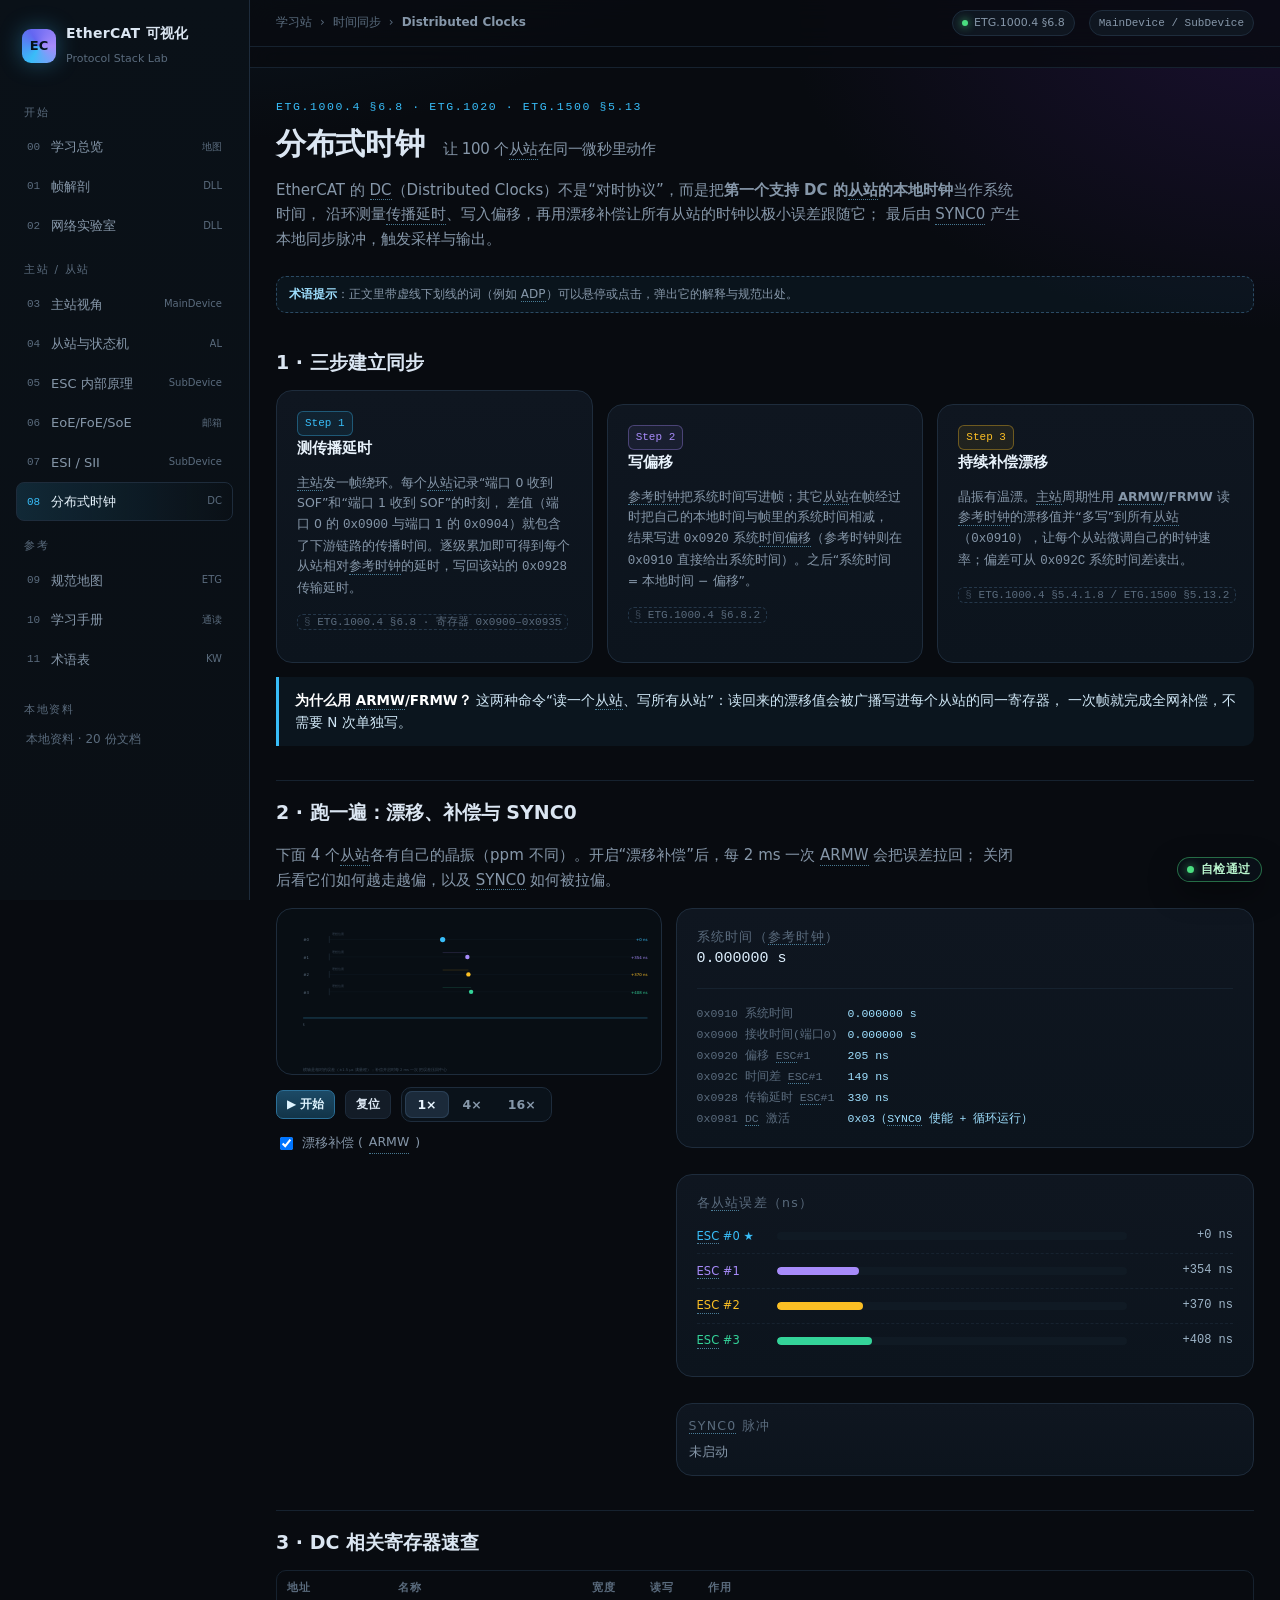
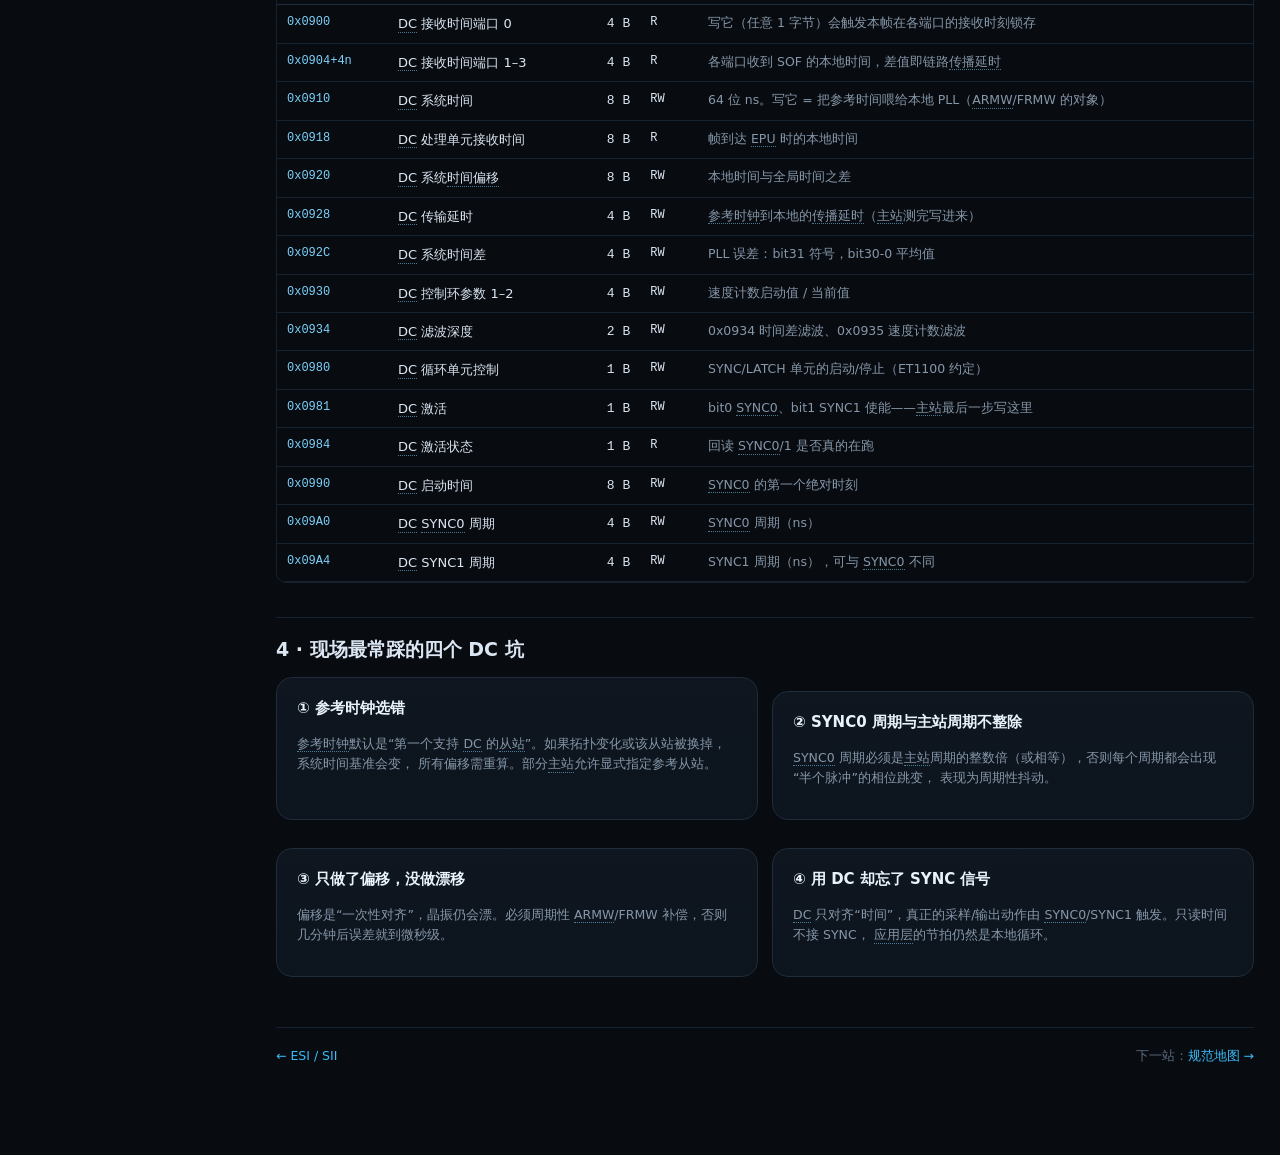
<file: dc.html>
<!DOCTYPE html>
<html lang="zh-CN">
<head>
<meta charset="utf-8">
<meta name="viewport" content="width=device-width,initial-scale=1">
<title>分布式时钟 · EtherCAT 可视化</title>
<link rel="icon" href="data:image/svg+xml,%3Csvg xmlns='http://www.w3.org/2000/svg' viewBox='0 0 32 32'%3E%3Crect width='32' height='32' rx='8' fill='%230b1c26'/%3E%3Crect x='5' y='5' width='22' height='22' rx='5' fill='none' stroke='%2338bdf8' stroke-width='2'/%3E%3Ctext x='16' y='21' font-family='monospace' font-size='11' font-weight='700' fill='%237dd3fc' text-anchor='middle'%3EEC%3C/text%3E%3C/svg%3E">
<link rel="stylesheet" href="assets/css/style.css">
<style>
  .dc-stage{background:#080e14;border:1px solid var(--line);border-radius:16px;overflow:hidden}
  .dc-stage svg{display:block;width:100%;height:auto}
  .reg{display:grid;grid-template-columns:auto 1fr;gap:2px 10px;font-size:11.5px;font-family:var(--mono)}
  .reg .k{color:var(--text-faint)}
  .reg .v{color:#9fe0ff}
  .clock-row{display:grid;grid-template-columns:70px 1fr 96px;gap:10px;align-items:center;padding:7px 0;border-bottom:1px dashed #16222f}
  .clock-row:last-child{border-bottom:0}
  .bar{height:8px;border-radius:99px;background:#101a24;overflow:hidden}
  .bar i{display:block;height:100%;border-radius:99px}
  .mono-lg{font-family:var(--mono);font-size:15px;color:#dff1ff}
  .lag{font-family:var(--mono);font-size:12px}
</style>
</head>
<body>
<div class="shell">
  <div class="side" id="side-slot"></div>
  <div class="main">
    <div class="topbar" id="top-slot"></div>
    <div class="wrap">

      <div class="page-head">
        <div class="eyebrow">ETG.1000.4 §6.8 · ETG.1020 · ETG.1500 §5.13</div>
        <h1>分布式时钟 <small>让 100 个从站在同一微秒里动作</small></h1>
        <p class="lede">
          EtherCAT 的 DC（Distributed Clocks）不是“对时协议”，而是把<b>第一个支持 DC 的从站的本地时钟</b>当作系统时间，
          沿环测量传播延时、写入偏移，再用漂移补偿让所有从站的时钟以极小误差跟随它；
          最后由 SYNC0 产生本地同步脉冲，触发采样与输出。
        </p>
      </div>

      <h2 id="principle">1 · 三步建立同步</h2>
      <div class="grid g3">
        <div class="card">
          <div class="badge m">Step 1</div>
          <h3>测传播延时</h3>
          <p class="small muted">
            主站发一帧绕环。每个从站记录“端口 0 收到 SOF”和“端口 1 收到 SOF”的时刻，
            差值（端口 0 的 <code class="mono">0x0900</code> 与端口 1 的 <code class="mono">0x0904</code>）就包含了下游链路的传播时间。逐级累加即可得到每个从站相对参考时钟的延时，写回该站的 <code class="mono">0x0928</code> 传输延时。
          </p>
          <p class="small"><span class="src">ETG.1000.4 §6.8 · 寄存器 0x0900–0x0935</span></p>
        </div>
        <div class="card">
          <div class="badge s">Step 2</div>
          <h3>写偏移</h3>
          <p class="small muted">
            参考时钟把系统时间写进帧；其它从站在帧经过时把自己的本地时间与帧里的系统时间相减，
            结果写进 <code class="mono">0x0920</code> 系统时间偏移（参考时钟则在 <code class="mono">0x0910</code> 直接给出系统时间）。之后“系统时间 = 本地时间 − 偏移”。
          </p>
          <p class="small"><span class="src">ETG.1000.4 §6.8.2</span></p>
        </div>
        <div class="card">
          <div class="badge w">Step 3</div>
          <h3>持续补偿漂移</h3>
          <p class="small muted">
            晶振有温漂。主站周期性用 <b>ARMW/FRMW</b> 读参考时钟的漂移值并“多写”到所有从站
            （<code class="mono">0x0910</code>），让每个从站微调自己的时钟速率；偏差可从 <code class="mono">0x092C</code> 系统时间差读出。
          </p>
          <p class="small"><span class="src">ETG.1000.4 §5.4.1.8 / ETG.1500 §5.13.2</span></p>
        </div>
      </div>

      <div class="note" style="margin-top:14px">
        <b>为什么用 ARMW/FRMW？</b> 这两种命令“读一个从站、写所有从站”：读回来的漂移值会被广播写进每个从站的同一寄存器，
        一次帧就完成全网补偿，不需要 N 次单独写。
      </div>

      <h2 id="sim">2 · 跑一遍：漂移、补偿与 SYNC0</h2>
      <p class="lede">
        下面 4 个从站各有自己的晶振（ppm 不同）。开启“漂移补偿”后，每 2 ms 一次 ARMW 会把误差拉回；
        关闭后看它们如何越走越偏，以及 SYNC0 如何被拉偏。
      </p>

      <div class="grid g23">
        <div>
          <div class="dc-stage" id="stage"></div>
          <div class="toolbar" style="margin-top:12px">
            <button class="btn sm primary" id="btn-run">▶ 开始</button>
            <button class="btn sm" id="btn-reset">复位</button>
            <div class="seg" id="speed">
              <button data-v="1" class="on">1×</button>
              <button data-v="4">4×</button>
              <button data-v="16">16×</button>
            </div>
            <div class="spacer"></div>
            <label class="small muted" style="display:flex;gap:6px;align-items:center">
              <input type="checkbox" id="comp" checked> 漂移补偿 (ARMW)
            </label>
          </div>
        </div>

        <div class="side-panel">
          <div class="card">
            <div class="small faint" style="letter-spacing:.1em">系统时间（参考时钟）</div>
            <div class="mono-lg" id="sys-time">0.000000 s</div>
            <div class="hr"></div>
            <div class="reg" id="regs"></div>
          </div>
          <div class="card">
            <div class="small faint" style="letter-spacing:.1em;margin-bottom:6px">各从站误差（ns）</div>
            <div id="clocks"></div>
          </div>
          <div class="card" style="padding:12px">
            <div class="small faint" style="letter-spacing:.1em;margin-bottom:6px">SYNC0 脉冲</div>
            <div id="sync-info" class="small muted">未启动</div>
          </div>
        </div>
      </div>

      <h2 id="regs">3 · DC 相关寄存器速查</h2>
      <div class="scroll">
        <table class="tbl" id="dc-reg-tbl"></table>
      </div>

      <h2 id="pitfall">4 · 现场最常踩的四个 DC 坑</h2>
      <div class="grid g2">
        <div class="card">
          <h3 style="margin-top:0">① 参考时钟选错</h3>
          <p class="small muted">
            参考时钟默认是“第一个支持 DC 的从站”。如果拓扑变化或该从站被换掉，系统时间基准会变，
            所有偏移需重算。部分主站允许显式指定参考从站。
          </p>
        </div>
        <div class="card">
          <h3 style="margin-top:0">② SYNC0 周期与主站周期不整除</h3>
          <p class="small muted">
            SYNC0 周期必须是主站周期的整数倍（或相等），否则每个周期都会出现“半个脉冲”的相位跳变，
            表现为周期性抖动。
          </p>
        </div>
        <div class="card">
          <h3 style="margin-top:0">③ 只做了偏移，没做漂移</h3>
          <p class="small muted">
            偏移是“一次性对齐”，晶振仍会漂。必须周期性 ARMW/FRMW 补偿，否则几分钟后误差就到微秒级。
          </p>
        </div>
        <div class="card">
          <h3 style="margin-top:0">④ 用 DC 却忘了 SYNC 信号</h3>
          <p class="small muted">
            DC 只对齐“时间”，真正的采样/输出动作由 SYNC0/SYNC1 触发。只读时间不接 SYNC，
            应用层的节拍仍然是本地循环。
          </p>
        </div>
      </div>

      <footer class="end">
        <a href="slave.html">← ESI / SII</a>
        <span>下一站：<a href="spec.html">规范地图 →</a></span>
      </footer>
    </div>
  </div>
</div>

<script src="assets/js/ec-core.js"></script>
<script>
const { REGS } = EC_DATA;
const { renderShell, fmt, hex0x } = EC_UI;

renderShell({ active: 'dc', crumbs: ['学习站', '时间同步', 'Distributed Clocks'], title: 'ETG.1000.4 §6.8' });

/* ---------------- 模型 ---------------- */
const slaves = [
  { name: 'ESC #0', ppm: 0,    ref: true,  color: '#38bdf8' },
  { name: 'ESC #1', ppm: 18,   ref: false, color: '#a78bfa' },
  { name: 'ESC #2', ppm: -27,  ref: false, color: '#fbbf24' },
  { name: 'ESC #3', ppm: 41,   ref: false, color: '#34d399' },
];
const NS = 1e9;
let t = 0;                 // 系统时间 (ns)
let running = false;
let speed = 1;
let raf = null;
let last = 0;
let compOn = true;
let nextArmw = 0;
let armwPeriod = 2e6;      // 2 ms
let syncPeriod = 1e6;      // 1 ms
let lastSync = 0;
let syncCount = 0;

/* 每个从站：offset（本地-系统），drift（累计误差 ns），propDelay（传播延时 ns） */
const st = slaves.map((s, i) => ({
  offsetErr: i === 0 ? 0 : 120 + i * 85,   // 初始偏移误差（故意没对齐，单位 ns）
  driftErr: i === 0 ? 0 : (Math.random() - 0.5) * 300,
  delay: i * 290 + 40,                     // 传播延时估算
  syncJitter: 0,
}));

const stage = document.getElementById('stage');

/* ---------------- 绘制 ---------------- */
function draw() {
  const W = 880, H = 380;
  const baseY = 250;
  const parts = [];

  // 时间轴
  parts.push(`<line x1="60" y1="${baseY}" x2="${W - 30}" y2="${baseY}" stroke="#1e2c3c"/>`);
  parts.push(`<text x="60" y="${baseY + 18}" fill="#5a6b7d" font-size="9">t</text>`);

  // 参考时钟线（0 误差）
  parts.push(`<line x1="60" y1="${baseY}" x2="${W - 30}" y2="${baseY}" stroke="#38bdf8" stroke-width="1.2" opacity=".5"/>`);
  parts.push(`<text x="${W - 30}" y="${baseY - 6}" fill="#38bdf8" font-size="9" text-anchor="end">参考时钟</text>`);

  slaves.forEach((s, i) => {
    const y = 70 + i * 40;
    const err = st[i].driftErr + st[i].offsetErr;
    const norm = Math.max(-1, Math.min(1, err / 1500));
    const x = 380 + norm * 240;
    parts.push(`
      <g>
        <text x="60" y="${y + 4}" fill="#5a6b7d" font-size="9">${s.name}</text>
        <line x1="120" y1="${y}" x2="${W - 30}" y2="${y}" stroke="#0f1a24"/>
        <line x1="120" y1="${y - 8}" x2="120" y2="${y + 8}" stroke="#2a3a4c"/>
        <text x="126" y="${y - 10}" fill="#3b4a5a" font-size="8">理想位置</text>
        <circle cx="${x}" cy="${y}" r="${s.ref ? 6 : 5}" fill="${s.color}"/>
        <line x1="380" y1="${y - 10}" x2="${x}" y2="${y - 10}" stroke="${s.color}" stroke-width="1" opacity=".35"/>
        <text x="${W - 30}" y="${y + 4}" fill="${s.color}" font-size="9" text-anchor="end">
          ${err >= 0 ? '+' : ''}${err.toFixed(0)} ns
        </text>
      </g>`);
  });

  // SYNC0 脉冲
  if (running) {
    const phase = (t % syncPeriod) / syncPeriod;
    parts.push(`
      <g transform="translate(60,${H - 66})">
        <text x="0" y="-8" fill="#5a6b7d" font-size="9">SYNC0（参考）</text>
        <line x1="0" y1="10" x2="520" y2="10" stroke="#2a3a4c"/>
        ${Array.from({ length: 6 }, (_, k) => {
          const x = k * 86 + 20;
          return `<line x1="${x}" y1="10" x2="${x}" y2="-4" stroke="#34d399" stroke-width="2"/>`;
        }).join('')}
        <line x1="${phase * 520}" y1="10" x2="${phase * 520}" y2="-10" stroke="#fb7185" stroke-width="1" opacity=".8"/>
      </g>`);
  }

  // 全局时间轴
  parts.push(`<text x="60" y="${H - 8}" fill="#3b4a5a" font-size="8.5">
    横轴是相对参考时钟的误差（±1.5 µs 满量程）；补偿开启时每 2 ms 一次 ARMW 把误差压回中心</text>`);

  stage.innerHTML = `<svg viewBox="0 0 ${W} ${H}">${parts.join('')}</svg>`;
}

function drawRegs() {
  const err0 = st[1].driftErr;
  const rows = [
    ['0x0910 系统时间', `${(t / NS).toFixed(6)} s`],
    ['0x0900 接收时间(端口0)', `${((t + st[0].delay) / NS).toFixed(6)} s`],
    ['0x0920 偏移 ESC#1', `${fmt(st[1].offsetErr, 0)} ns`],
    ['0x092C 时间差 ESC#1', `${fmt(err0, 0)} ns`],
    ['0x0928 传输延时 ESC#1', `${st[1].delay} ns`],
    ['0x0981 DC 激活', '0x03（SYNC0 使能 + 循环运行）'],
  ];
  document.getElementById('regs').innerHTML = rows.map(([k, v]) =>
    `<span class="k">${k}</span><span class="v">${v}</span>`).join('');

  document.getElementById('sys-time').textContent = (t / NS).toFixed(6) + ' s';

  document.getElementById('clocks').innerHTML = slaves.map((s, i) => {
    const err = st[i].driftErr + st[i].offsetErr;
    const pct = Math.min(100, Math.abs(err) / 1500 * 100);
    return `<div class="clock-row">
      <span style="color:${s.color};font-size:11.5px">${s.name}${s.ref ? ' ★' : ''}</span>
      <div class="bar"><i style="width:${pct}%;background:${pct > 60 ? '#fb7185' : s.color}"></i></div>
      <span class="lag" style="color:${Math.abs(err) > 500 ? '#fda4af' : '#9fb6c9'};text-align:right">
        ${err >= 0 ? '+' : ''}${err.toFixed(0)} ns</span>
    </div>`;
  }).join('');

  document.getElementById('sync-info').innerHTML = running
    ? `已产生 <b style="color:#86efac">${syncCount}</b> 个 SYNC0 脉冲<br>
       周期 1.000 ms · 抖动 ≈ ${fmt(Math.abs(st[3].driftErr) / 50, 1)} ns`
    : '未启动';
}

/* ---------------- 循环 ---------------- */
function tick(now) {
  if (!running) return;
  if (!last) last = now;
  const dtReal = Math.min(80, now - last);   // ms
  last = now;
  const dtNs = dtReal * 1e6 * speed;
  t += dtNs;

  // 每个从站按 ppm 漂移（1 ppm = 1e-6 相对误差）
  // 同时：启动阶段偏移误差按 0.4 s 时间常数收敛到 0（模拟 Step 2 写偏移）
  const alignK = Math.exp(-dtNs / 4e8);
  st.forEach((s, i) => {
    if (i === 0) return;
    const perMs = (slaves[i].ppm * 1e-6) * dtNs;   // ns
    s.driftErr += perMs;
    s.offsetErr *= alignK;
  });

  // ARMW 周期补偿
  if (compOn && t >= nextArmw) {
    nextArmw = t + armwPeriod;
    st.forEach((s, i) => {
      if (i === 0) return;
      s.driftErr *= 0.06;   // 补偿后残余 6%
    });
  }

  // SYNC0
  if (t - lastSync >= syncPeriod) {
    lastSync = t;
    syncCount++;
    st.forEach((s, i) => {
      if (i === 0) return;
      s.syncJitter = s.driftErr * 0.05;
    });
  }

  draw();
  drawRegs();
  raf = requestAnimationFrame(tick);
}

/* ---------------- 控制 ---------------- */
document.getElementById('btn-run').addEventListener('click', e => {
  running = !running;
  e.target.textContent = running ? '❚❚ 暂停' : '▶ 继续';
  if (running) { last = 0; raf = requestAnimationFrame(tick); }
  else { cancelAnimationFrame(raf); }
});
document.getElementById('btn-reset').addEventListener('click', () => {
  running = false; cancelAnimationFrame(raf);
  document.getElementById('btn-run').textContent = '▶ 开始';
  t = 0; last = 0; nextArmw = 0; lastSync = 0; syncCount = 0;
  st.forEach((s, i) => {
    s.offsetErr = i === 0 ? 0 : 120 + i * 85;
    s.driftErr = i === 0 ? 0 : (Math.random() - 0.5) * 300;
  });
  draw(); drawRegs();
});
document.getElementById('speed').addEventListener('click', e => {
  const b = e.target.closest('button'); if (!b) return;
  document.querySelectorAll('#speed button').forEach(x => x.classList.remove('on'));
  b.classList.add('on');
  speed = +b.dataset.v;
});
document.getElementById('comp').addEventListener('change', e => {
  compOn = e.target.checked;
});

/* ---------------- 寄存器表 ---------------- */
const DC_REGS = REGS.filter(r => r.addr.startsWith('0x09') || r.addr === '0x0981');
document.getElementById('dc-reg-tbl').innerHTML = `
  <thead><tr><th>地址</th><th>名称</th><th>宽度</th><th>读写</th><th>作用</th></tr></thead>
  <tbody>${DC_REGS.map(r => `<tr>
    <td class="mono" style="color:#7dd3fc">${r.addr}</td>
    <td>${r.name}</td><td class="num">${r.size} B</td><td class="mono small">${r.rw}</td>
    <td class="small muted">${r.note}</td>
  </tr>`).join('')}</tbody>`;

/* 初始渲染：即使不点开始，也要先画出时间轴与寄存器 */
draw();
drawRegs();
</script>

<div class="selfcheck sc-idle" id="selfcheck" data-state="idle" role="status" aria-live="polite" tabindex="0"
     title="脚本未执行：若通过 file:// 打开，请确认 assets/js/ec-core.js 存在；否则按 F12 查看控制台">
  <span class="sc-dot"></span><span class="sc-text">脚本未执行</span>
</div>

</body>
</html>
</file>
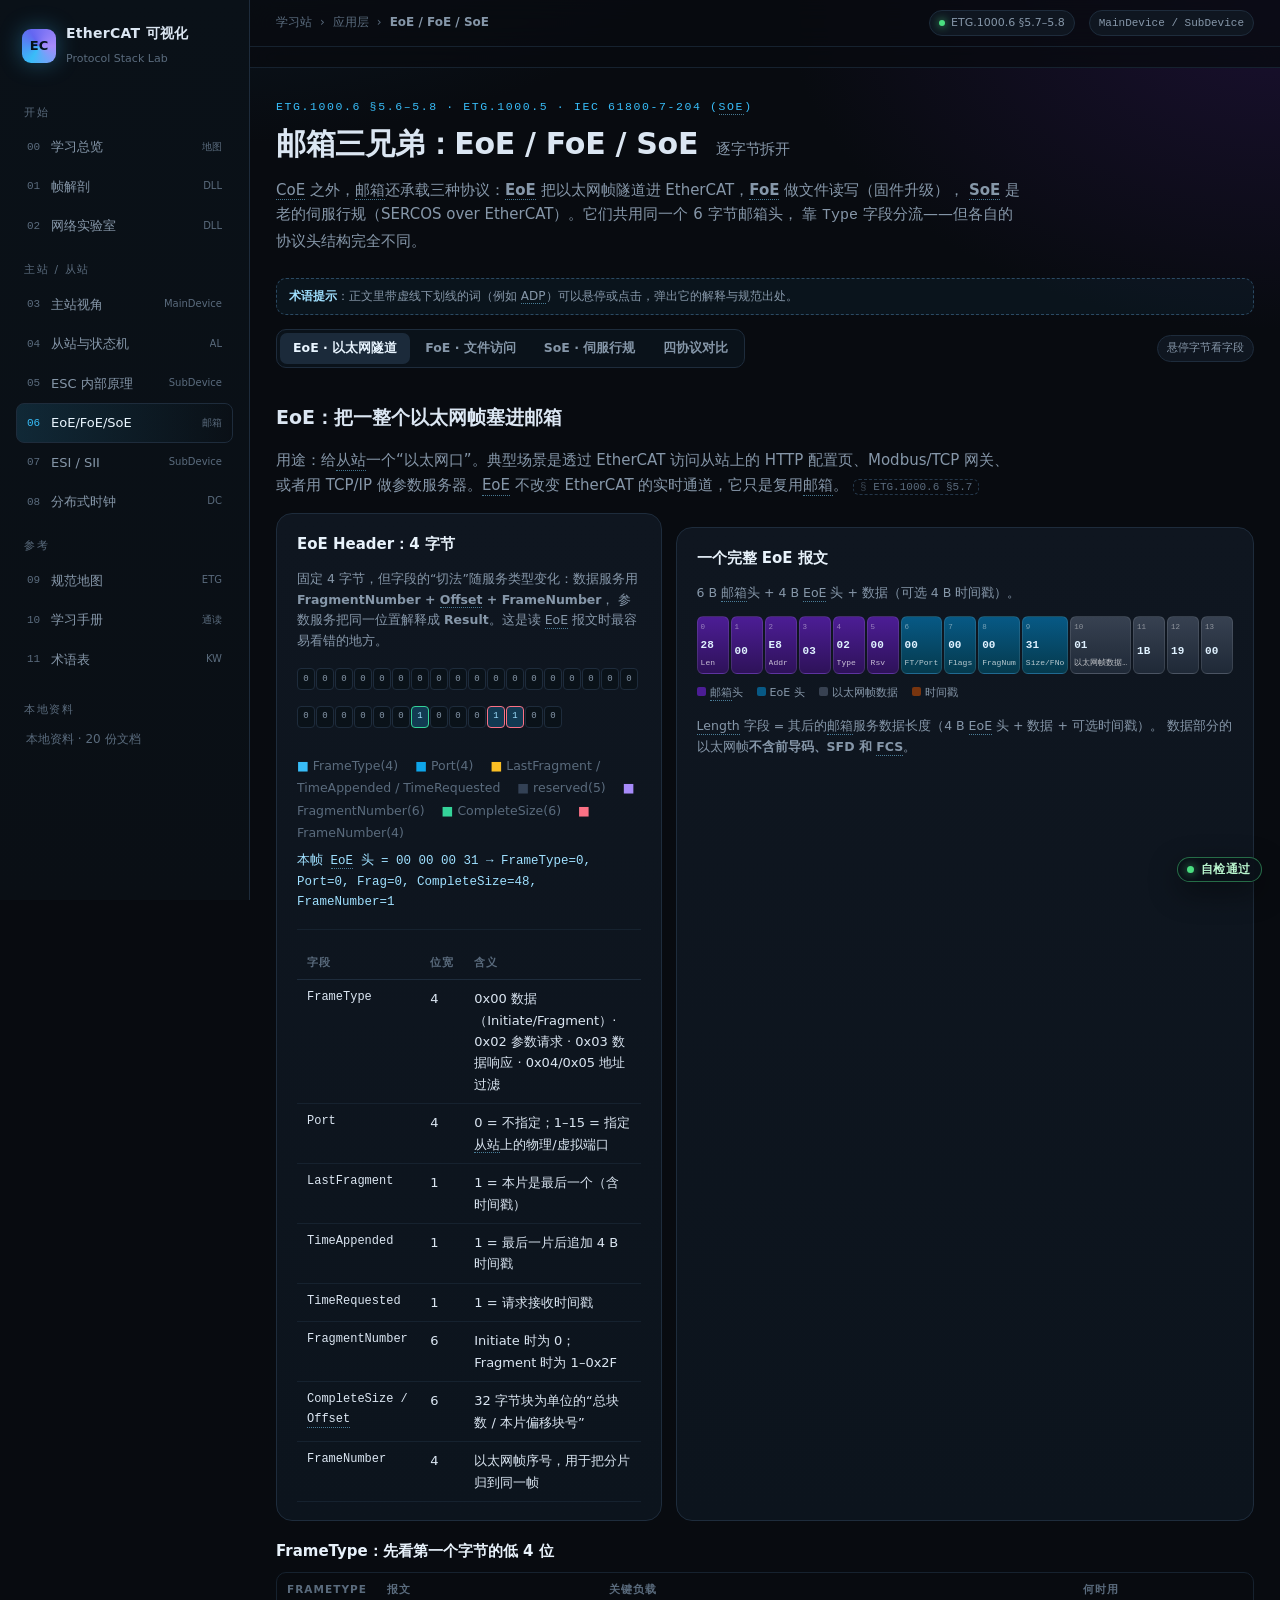
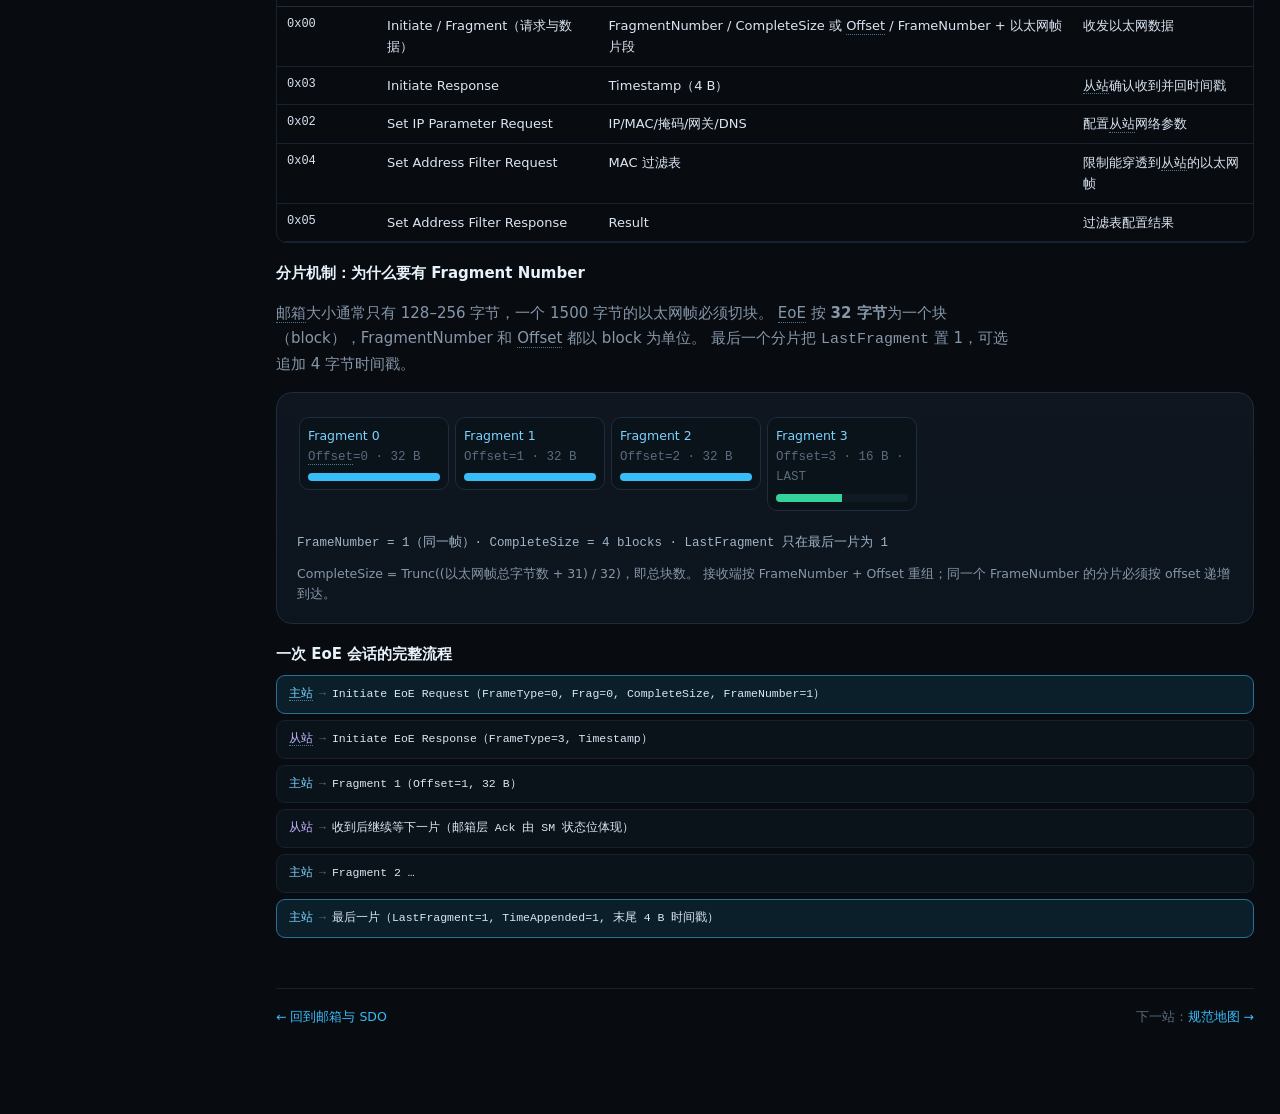
<file: eoe-foe-soe.html>
<!DOCTYPE html>
<html lang="zh-CN">
<head>
<meta charset="utf-8">
<meta name="viewport" content="width=device-width,initial-scale=1">
<title>EoE / FoE / SoE 报文 · EtherCAT 可视化</title>
<link rel="icon" href="data:image/svg+xml,%3Csvg xmlns='http://www.w3.org/2000/svg' viewBox='0 0 32 32'%3E%3Crect width='32' height='32' rx='8' fill='%230b1c26'/%3E%3Crect x='5' y='5' width='22' height='22' rx='5' fill='none' stroke='%2338bdf8' stroke-width='2'/%3E%3Ctext x='16' y='21' font-family='monospace' font-size='11' font-weight='700' fill='%237dd3fc' text-anchor='middle'%3EEC%3C/text%3E%3C/svg%3E">
<link rel="stylesheet" href="assets/css/style.css">
<style>
  /* ---------- 报文条 ---------- */
  .pkt{display:flex;gap:2px;flex-wrap:nowrap;margin:10px 0 4px;min-height:56px;overflow-x:auto;padding-bottom:6px}
  .pkt .b{
    position:relative;min-width:32px;height:58px;flex:0 0 auto;border-radius:6px;border:1px solid rgba(255,255,255,.1);
    display:flex;flex-direction:column;justify-content:space-between;padding:4px 3px;
    font-family:var(--mono);font-size:9px;color:#dff1ff;cursor:pointer;overflow:hidden;
  }
  .pkt .b:hover{transform:translateY(-2px);box-shadow:0 6px 16px rgba(0,0,0,.5);z-index:4}
  .pkt .b .v{font-size:11px;font-weight:700}
  .pkt .b .n{font-size:8px;color:rgba(255,255,255,.72);white-space:nowrap;overflow:hidden;text-overflow:ellipsis}
  .pkt .b .o{font-size:7.5px;color:rgba(255,255,255,.45)}
  .p-mbx{background:linear-gradient(180deg,#4c1d95,#2e1259)}
  .p-eoe{background:linear-gradient(180deg,#075985,#053a4d)}
  .p-foe{background:linear-gradient(180deg,#7c2d12,#4a1a09)}
  .p-soe{background:linear-gradient(180deg,#065f46,#043d2e)}
  .p-data{background:linear-gradient(180deg,#374151,#1f2937)}
  .p-time{background:linear-gradient(180deg,#78350f,#4a2008)}
  .p-pad{background:repeating-linear-gradient(45deg,#141d27,#141d27 4px,#101821 4px,#101821 8px);color:var(--text-faint)}
  .pkt-legend{display:flex;gap:14px;flex-wrap:wrap;font-size:11px;color:var(--text-dim);margin-bottom:14px}
  .pkt-legend i{width:9px;height:9px;border-radius:2px;display:inline-block;margin-right:4px}

  .bits32{display:block;white-space:normal;padding:4px 0}
  .bits32 .bit{width:18px;height:22px;font-size:9px}
  .bits32 .lab{font-size:8px;color:var(--text-faint);text-align:center}

  .proto-tab{display:flex;gap:2px;background:#0a121a;border:1px solid var(--line);border-radius:10px;padding:3px;flex-wrap:wrap}
  .proto-tab button{font:600 12.5px var(--sans);color:var(--text-dim);background:transparent;border:0;padding:7px 13px;border-radius:7px;cursor:pointer}
  .proto-tab button.on{background:#1b2a3a;color:#e9f5ff}

  .flow-h{display:grid;grid-template-columns:1fr 26px 1fr;gap:10px;align-items:start;font-size:12px}
  .flow-h .lbl{color:var(--text-faint);font-family:var(--mono);font-size:10.5px;margin-bottom:2px}
  .arrow-col{display:flex;align-items:center;justify-content:center;color:var(--text-faint);padding-top:30px;font-size:18px}

  .seqline{display:flex;align-items:center;gap:6px;flex-wrap:wrap;font-family:var(--mono);font-size:11.5px;
           padding:9px 12px;border:1px solid var(--line-soft);border-radius:9px;background:#0a121a;margin:6px 0}
  .seqline .m{color:#7dd3fc}
  .seqline .s{color:#c4b5fd}
  .seqline .a{color:var(--text-faint)}
  .seqline.hi{border-color:#2b6f97;background:#0b1f2b}

  .kvtable td.mono{white-space:nowrap}
  details.pit{border:1px solid var(--line-soft);border-radius:10px;background:#0a121a;padding:10px 14px;margin:8px 0}
  details.pit summary{cursor:pointer;font-size:13.5px;color:#e8f2fb}
  details.pit[open]{border-color:#2b415a}
  details.pit p{margin:8px 0 0;color:var(--text-dim);font-size:13px}
  .warnbox{border:1px solid #7a5b1e;background:#1c1607;border-radius:12px;padding:14px 16px;font-size:13px;color:#f7e6bd}
  .warnbox b{color:#fbbf24}
</style>
</head>
<body>
<div class="shell">
  <div class="side" id="side-slot"></div>
  <div class="main">
    <div class="topbar" id="top-slot"></div>
    <div class="wrap">

      <div class="page-head">
        <div class="eyebrow">ETG.1000.6 §5.6–5.8 · ETG.1000.5 · IEC 61800-7-204 (SoE)</div>
        <h1>邮箱三兄弟：EoE / FoE / SoE <small>逐字节拆开</small></h1>
        <p class="lede">
          CoE 之外，邮箱还承载三种协议：<b>EoE</b> 把以太网帧隧道进 EtherCAT，<b>FoE</b> 做文件读写（固件升级），
          <b>SoE</b> 是老的伺服行规（SERCOS over EtherCAT）。它们共用同一个 6 字节邮箱头，
          靠 <code class="mono">Type</code> 字段分流——但各自的协议头结构完全不同。
        </p>
      </div>

      <div class="toolbar">
        <div class="proto-tab" id="ptab">
          <button data-p="eoe" class="on">EoE · 以太网隧道</button>
          <button data-p="foe">FoE · 文件访问</button>
          <button data-p="soe">SoE · 伺服行规</button>
          <button data-p="cmp">四协议对比</button>
        </div>
        <div class="spacer"></div>
        <span class="pill">悬停字节看字段</span>
      </div>

      <!-- ================= EoE ================= -->
      <section id="sec-eoe">
        <h2>EoE：把一整个以太网帧塞进邮箱</h2>
        <p class="lede">
          用途：给从站一个“以太网口”。典型场景是透过 EtherCAT 访问从站上的 HTTP 配置页、Modbus/TCP 网关、
          或者用 TCP/IP 做参数服务器。EoE 不改变 EtherCAT 的实时通道，它只是复用邮箱。
          <span class="src">ETG.1000.6 §5.7</span>
        </p>

        <div class="grid g23">
          <div class="card">
            <h3 style="margin-top:0">EoE Header：4 字节</h3>
            <p class="small muted">
              固定 4 字节，但字段的“切法”随服务类型变化：数据服务用 <b>FragmentNumber + Offset + FrameNumber</b>，
              参数服务把同一位置解释成 <b>Result</b>。这是读 EoE 报文时最容易看错的地方。
            </p>
            <div id="eoe-bits"></div>
            <div class="hr"></div>
            <table class="tbl" id="eoe-fields"></table>
          </div>
          <div class="card">
            <h3 style="margin-top:0">一个完整 EoE 报文</h3>
            <p class="small muted">6 B 邮箱头 + 4 B EoE 头 + 数据（可选 4 B 时间戳）。</p>
            <div id="eoe-pkt"></div>
            <div class="pkt-legend">
              <span><i style="background:#4c1d95"></i>邮箱头</span>
              <span><i style="background:#075985"></i>EoE 头</span>
              <span><i style="background:#374151"></i>以太网帧数据</span>
              <span><i style="background:#78350f"></i>时间戳</span>
            </div>
            <p class="small muted">
              Length 字段 = 其后的邮箱服务数据长度（4 B EoE 头 + 数据 + 可选时间戳）。
              数据部分的以太网帧<b>不含前导码、SFD 和 FCS</b>。
            </p>
          </div>
        </div>

        <h3>FrameType：先看第一个字节的低 4 位</h3>
        <div class="scroll">
          <table class="tbl" id="eoe-types"></table>
        </div>

        <h3>分片机制：为什么要有 Fragment Number</h3>
        <p class="lede">
          邮箱大小通常只有 128–256 字节，一个 1500 字节的以太网帧必须切块。
          EoE 按 <b>32 字节</b>为一个块（block），FragmentNumber 和 Offset 都以 block 为单位。
          最后一个分片把 <code class="mono">LastFragment</code> 置 1，可选追加 4 字节时间戳。
        </p>
        <div class="card">
          <div id="eoe-frag"></div>
          <div class="small muted" style="margin-top:10px">
            CompleteSize = Trunc((以太网帧总字节数 + 31) / 32)，即总块数。
            接收端按 FrameNumber + Offset 重组；同一个 FrameNumber 的分片必须按 offset 递增到达。
          </div>
        </div>

        <h3>一次 EoE 会话的完整流程</h3>
        <div id="eoe-flow"></div>
      </section>

      <!-- ================= FoE ================= -->
      <section id="sec-foe" style="display:none">
        <h2>FoE：文件读写，固件升级的底座</h2>
        <p class="lede">
          FoE 是一个极简的文件传输协议：Read / Write / Data / Ack / Error / Busy 六个操作码，
          没有目录、没有权限模型（只有一个可选的 32 位密码）。固件升级就是
          <code class="mono">Write Request</code> 打开文件，然后循环 <code class="mono">Data</code> / <code class="mono">Ack</code>。
          <span class="src">ETG.1000.6 §5.8</span>
        </p>

        <div class="grid g23">
          <div class="card">
            <h3 style="margin-top:0">FoE Header：2 字节</h3>
            <p class="small muted">
              <b>OpCode</b> 1 字节 + <b>Reserved</b> 1 字节（必须为 0）。后面紧跟与 OpCode 对应的负载。
              注意：2 字节头之后的所有多字节字段都是小端序。
            </p>
            <div id="foe-head"></div>
            <div class="hr"></div>
            <div class="scroll"><table class="tbl" id="foe-ops"></table></div>
          </div>
          <div class="card">
            <h3 style="margin-top:0">Write Request 的真实字节</h3>
            <p class="small muted">文件名 <code class="mono">firmware.bin</code>，密码 <code class="mono">0x00000000</code>（不用密码）。</p>
            <div id="foe-write"></div>
            <div class="pkt-legend">
              <span><i style="background:#4c1d95"></i>邮箱头</span>
              <span><i style="background:#7c2d12"></i>FoE 头</span>
              <span><i style="background:#374151"></i>负载</span>
            </div>
            <div class="small muted" id="foe-write-note"></div>
          </div>
        </div>

        <h3>Data / Ack：一问一答的滑动窗口</h3>
        <div class="grid g2">
          <div class="card">
            <h3 style="margin-top:0">Data Request</h3>
            <div id="foe-data"></div>
            <p class="small muted" style="margin-bottom:0">
              Packet Number 从 1 开始递增。数据区最大长度受邮箱大小限制，
              通常一次 256–1000 字节。
            </p>
          </div>
          <div class="card">
            <h3 style="margin-top:0">Ack Request</h3>
            <div id="foe-ack"></div>
            <p class="small muted" style="margin-bottom:0">
              从站回 Ack，Packet Number 回显。Packet Number = 0 表示“Ack 的是 Write Request”。
              主站收到 Ack 才发下一个 Data。
            </p>
          </div>
        </div>

        <h3>完整固件下载时序</h3>
        <div id="foe-flow"></div>
        <div class="note warn" style="margin-top:14px">
          <b>BOOT 状态</b>：固件下载通常要求从站处于 BOOT（ESM 的 0x03），此时邮箱只允许 FoE。
          有些从站允许在 INIT/PREOP 直接 FoE，但规范推荐走 BOOT，见 <a href="al.html#esm">ESM 页</a>。
        </div>

        <h3>错误与繁忙</h3>
        <div class="grid g2">
          <div class="card">
            <h3 style="margin-top:0">Error Request（0x05）</h3>
            <p class="small muted">
              任意一方都可以发。4 字节 Error Code + 可选文本。常见码：
            </p>
            <div class="scroll"><table class="tbl" id="foe-err"></table></div>
          </div>
          <div class="card">
            <h3 style="margin-top:0">Busy Request（0x06）</h3>
            <p class="small muted">
              从站擦除 Flash 时用它拖住主站，避免主站超时重传。
            </p>
            <div id="foe-busy"></div>
            <p class="small muted" style="margin-bottom:0">
              Entire = 0 时 Done 是百分比（0–100）；Entire ≠ 0 时 Done/Entire 是同一单位的进度，
              可算 <code class="mono">100 × Done / Entire</code>。
            </p>
          </div>
        </div>
      </section>

      <!-- ================= SoE ================= -->
      <section id="sec-soe" style="display:none">
        <h2>SoE：SERCOS 伺服行规的邮箱通道</h2>
        <p class="lede">
          SoE 是早期伺服驱动沿用 SERCOS 参数模型（IDN）的邮箱协议。今天新设计大多直接用 CoE + CiA402，
          但存量伺服、老设备、以及部分日系驱动仍然只支持 SoE。
          <span class="src">ETG.1000.6 §5.6（邮箱 Type=0x05）· IEC 61800-7-204（SoE 本体）</span>
        </p>

        <div class="warnbox">
          <b>先说明资料边界</b>：本地的 ETG 文档只定义了 SoE 作为邮箱协议的存在
          （Type = 0x05、AL Status Code 0x0045 MBX_SOE），<b>没有给出 SoE 报文的逐字节结构</b>。
          下面关于报文字段的描述来自 IEC 61800-7-204 / SERCOS 行规，属于公开标准；
          图中标 <span class="badge w">外部标准</span> 的部分请以该标准原文为准，不要拿本站当规范。
        </div>

        <div class="grid g23" style="margin-top:14px">
          <div class="card">
            <h3 style="margin-top:0">SoE 报文的分层</h3>
            <p class="small muted">
              SoE 复用邮箱的 6 字节头（Type=0x05），后面是 SoE 自己的头 + IDN + 数据。
              IDN 是 16 位：高 4 位是元素/类型，低 12 位是参数号（S-0-xxxx / P-0-xxxx / C-0-xxxx 的 xxxx）。
            </p>
            <div id="soe-pkt"></div>
            <div class="pkt-legend">
              <span><i style="background:#4c1d95"></i>邮箱头（Type=0x05）</span>
              <span><i style="background:#065f46"></i>SoE 头</span>
              <span><i style="background:#374151"></i>IDN / 数据</span>
            </div>
          </div>
          <div class="card">
            <h3 style="margin-top:0">IDN 怎么读</h3>
            <div class="bits32" id="soe-idn"></div>
            <table class="tbl" style="margin-top:10px">
              <tr><td class="mono">S-0-0047</td><td>位置指令值（Position command value）</td></tr>
              <tr><td class="mono">S-0-0051</td><td>位置反馈值 1</td></tr>
              <tr><td class="mono">S-0-0036</td><td>速度指令值</td></tr>
              <tr><td class="mono">P-0-xxxx</td><td>厂商/产品参数</td></tr>
            </table>
            <p class="small muted" style="margin-bottom:0">
              S-0-0047 → IDN = <code class="mono">0x0047</code>；元素 7（Data State）的 IDN =
              <code class="mono">0x7047</code>。元素类型决定读回的是值、单位、最小/最大值还是名称。
            </p>
          </div>
        </div>

        <h3>SoE 的读写语义</h3>
        <div class="grid g2">
          <div class="card">
            <h3 style="margin-top:0">读（Read）</h3>
            <div class="seqline"><span class="m">主站</span><span class="a">→</span><span>SoE Read Request（IDN, 元素）</span></div>
            <div class="seqline"><span class="s">从站</span><span class="a">→</span><span>SoE Read Response（IDN, 值/状态）</span></div>
            <p class="small muted">
              SoE 是“按 IDN 寻址”的请求-响应，不像 CoE 的 SDO 有独立的索引/子索引和分段机制；
              长数据靠 SoE 自己的多包机制（或直接受邮箱大小限制）。
            </p>
          </div>
          <div class="card">
            <h3 style="margin-top:0">写（Write）</h3>
            <div class="seqline"><span class="m">主站</span><span class="a">→</span><span>SoE Write Request（IDN, 数据）</span></div>
            <div class="seqline"><span class="s">从站</span><span class="a">→</span><span>SoE Write Response（IDN, 结果码）</span></div>
            <p class="small muted">
              写参数时要带 Data State（元素 7）以确认“值已生效”；很多伺服要求先写参数、
              再写 Data State = 1，否则重启后丢失。
            </p>
          </div>
        </div>

        <h3>SoE vs CoE：选型时看什么</h3>
        <div class="scroll">
          <table class="tbl" id="soe-cmp"></table>
        </div>
      </section>

      <!-- ================= 对比 ================= -->
      <section id="sec-cmp" style="display:none">
        <h2>四种邮箱协议对比</h2>
        <p class="lede">
          同一个邮箱通道，四种协议各有各的“协议头”。排在一起看，结构差异一目了然。
          <span class="src">ETG.1000.6 Table 18 / §5.6–5.8</span>
        </p>
        <div class="scroll">
          <table class="tbl" id="cmp-table"></table>
        </div>

        <h3>怎么选</h3>
        <div class="grid g2">
          <div class="card">
            <h3 style="margin-top:0">按用途</h3>
            <ul class="small" style="padding-left:18px;color:#c9dcec">
              <li style="margin:5px 0"><b>参数/对象字典</b> → CoE（SDO）</li>
              <li style="margin:5px 0"><b>固件升级</b> → FoE</li>
              <li style="margin:5px 0"><b>从站上的 Web/Modbus/TCP</b> → EoE</li>
              <li style="margin:5px 0"><b>存量伺服、SERCOS 参数</b> → SoE</li>
              <li style="margin:5px 0"><b>倍福体系 ADS</b> → AoE</li>
            </ul>
          </div>
          <div class="card">
            <h3 style="margin-top:0">按“谁支持”</h3>
            <p class="small muted">
              看 SII 的 General Category 里的 <code class="mono">CoE Details</code> /
              <code class="mono">FoE Details</code> / <code class="mono">EoE Details</code> 字节，
              以及 Mailbox Protocol 支持位（0x001C）。ESI 里对应 <code class="mono">Mailbox</code> 元素。
            </p>
            <p class="small"><span class="src">ETG.1000.6 Table 18 / ETG.2010</span></p>
          </div>
        </div>

        <h3>共同的三条铁律</h3>
        <div class="grid g3">
          <div class="card">
            <div class="badge m">①</div>
            <h3 style="margin-top:8px">邮箱只在 PREOP 及以上可用</h3>
            <p class="small muted">
              INIT 只配 SM0/SM1；BOOT 只允许 FoE。想发邮箱，先把 ESM 推到 PREOP。
            </p>
          </div>
          <div class="card">
            <div class="badge m">②</div>
            <h3 style="margin-top:8px">Length 不含邮箱头</h3>
            <p class="small muted">
              Mailbox Header 的 Length 是“其后服务数据”的长度，不含这 6 字节本身。
              这是算缓冲区时最常见的 off-by-6。
            </p>
          </div>
          <div class="card">
            <div class="badge m">③</div>
            <h3 style="margin-top:8px">Cnt 与 Toggle 是两回事</h3>
            <p class="small muted">
              邮箱头的 Cnt 是服务计数（1–7 循环），CoE SDO 的 Toggle 是分段序号；
              两者独立，别混。
            </p>
          </div>
        </div>

        <h3>现场排查</h3>
        <details class="pit"><summary>EoE 能 ping 通但吞吐很低</summary>
          <p>EoE 走邮箱，每帧都要主站轮询 + 从站应答，本质是“停等”协议。吞吐受邮箱大小、主站轮询周期、
            以及分片数限制。要高速率应该用过程数据或独立网口，而不是 EoE。</p>
        </details>
        <details class="pit"><summary>FoE 升到一半报 0x8005 Packet number wrong</summary>
          <p>主站重传了已确认的包，或从站丢了中间包。检查：① 主站是否等 Ack 再发下一包；
            ② 从站 Flash 擦除期间是否用 Busy 拖住；③ 邮箱缓冲区是否被其它协议（CoE/EoE）抢占。</p>
        </details>
        <details class="pit"><summary>SoE 写参数成功但重启丢失</summary>
          <p>只写了值，没写 Data State（元素 7）。SERCOS 模型要求写参数后写 Data State 确认生效并落盘。</p>
        </details>
        <details class="pit"><summary>邮箱报文长度对不上</summary>
          <p>先确认 Length 是“不含 6 字节头”的长度；再确认 EoE 的 CompleteSize 是 32 字节块数而不是字节数。</p>
        </details>
      </section>

      <footer class="end">
        <a href="al.html#mailbox">← 回到邮箱与 SDO</a>
        <span>下一站：<a href="spec.html">规范地图 →</a></span>
      </footer>
    </div>
  </div>
</div>

<script src="assets/js/ec-core.js"></script>
<script>
const { renderShell, hex } = EC_UI;

renderShell({ active: 'mbx', crumbs: ['学习站', '应用层', 'EoE / FoE / SoE'], title: 'ETG.1000.6 §5.7–5.8' });

/* ---------------- 字节条渲染 ---------------- */
function packet(host, bytes) {
  host.innerHTML = `<div class="pkt">${bytes.map((b, i) => `
    <div class="b ${b.c}" data-tip="${(b.tip || '').replace(/"/g, '&quot;')}">
      <span class="o">${i}</span>
      <span class="v">${b.v}</span>
      <span class="n">${b.n}</span>
    </div>`).join('')}</div>`;
  host.querySelectorAll('.b').forEach(el => {
    el.addEventListener('mouseenter', () => {});
  });
}

function bytes(hexStr) {
  return hexStr.trim().split(/\s+/).map(x => parseInt(x, 16));
}

function tip(title, sub, body) {
  return `<b>${title}</b><div class="r">${sub}</div>${body || ''}`;
}

/* ================= EoE ================= */
/* 一个 Initiate EoE Request：Type=0x02, FrameType=0x00, Port=0, LastFragment=0,
   TimeAppended=0, TimeRequested=0, FragmentNumber=0, CompleteSize=0x30 (1536 B → 48 blocks), FrameNumber=1 */
const EOE_MBX = bytes('28 00 E8 03 02 00');          // Len=0x28=40, Addr=0x03E8, Type=0x02|Cnt=0
const EOE_HDR = bytes('00 00 00 31');                 // FrameType/Port, flags, Frag/Offset/FrameNo
const EOE_DATA = bytes('01 1B 19 00 00 00 02 00 00 00 00 01 08 00 45 00');

function renderEoe() {
  // 位图：4 个字节逐位铺开，按字段着色
  const groups = [
    { name: 'FrameType', bits: [0, 1, 2, 3], color: '#38bdf8', byte: 0 },
    { name: 'Port', bits: [4, 5, 6, 7], color: '#0ea5e9', byte: 0 },
    { name: 'LastFragment', bits: [8], color: '#fbbf24', byte: 1 },
    { name: 'TimeAppended', bits: [9], color: '#fbbf24', byte: 1 },
    { name: 'TimeRequested', bits: [10], color: '#fbbf24', byte: 1 },
    { name: 'reserved', bits: [11, 12, 13, 14, 15], color: '#334155', byte: 1 },
    { name: 'FragmentNumber', bits: [16, 17, 18, 19, 20, 21], color: '#a78bfa', byte: 2 },
    { name: 'CompleteSize', bits: [22, 23, 24, 25, 26, 27], color: '#34d399', byte: 2 },
    { name: 'FrameNumber', bits: [28, 29, 30, 31], color: '#fb7185', byte: 3 },
  ];
  const bitOwner = {};
  groups.forEach(g => g.bits.forEach(b => bitOwner[b] = g));

  const bitHtml = [];
  for (let b = 0; b < 32; b++) {
    const byte = b >> 3, off = b & 7;
    const val = (EOE_HDR[byte] >> off) & 1;
    const g = bitOwner[b];
    bitHtml.push(`<div style="display:inline-flex;flex-direction:column;gap:3px;align-items:center;margin-right:1px;vertical-align:top;width:18px;flex:0 0 18px;overflow:hidden">
      <div class="bit ${val ? 'set' : ''}" style="border-color:${val ? g.color : '#1e2c3c'}"
           data-tip="bit ${b} · ${g.name} · byte ${byte} bit ${off} · 值 ${val}">${val}</div>
      <div class="lab" style="color:${g.color};font-size:7.5px">${g.bits[0] === b ? g.name.slice(0, 6) : ''}</div>
    </div>`);
  }
  document.getElementById('eoe-bits').innerHTML = `
    <div class="bits32">${bitHtml.join('')}</div>
    <div class="small faint" style="margin-top:8px;line-height:1.8">
      <span style="color:#38bdf8">■</span> FrameType(4)　
      <span style="color:#0ea5e9">■</span> Port(4)　
      <span style="color:#fbbf24">■</span> LastFragment / TimeAppended / TimeRequested　
      <span style="color:#334155">■</span> reserved(5)　
      <span style="color:#a78bfa">■</span> FragmentNumber(6)　
      <span style="color:#34d399">■</span> CompleteSize(6)　
      <span style="color:#fb7185">■</span> FrameNumber(4)
    </div>
    <div class="mono small" style="margin-top:6px;color:#9fe0ff">本帧 EoE 头 = ${EOE_HDR.map(x => hex(x)).join(' ')} → FrameType=0, Port=0, Frag=0, CompleteSize=48, FrameNumber=1</div>`;

  document.getElementById('eoe-fields').innerHTML = `
    <thead><tr><th>字段</th><th>位宽</th><th>含义</th></tr></thead>
    <tbody>
      <tr><td class="mono">FrameType</td><td>4</td><td>0x00 数据（Initiate/Fragment）· 0x02 参数请求 · 0x03 数据响应 · 0x04/0x05 地址过滤</td></tr>
      <tr><td class="mono">Port</td><td>4</td><td>0 = 不指定；1–15 = 指定从站上的物理/虚拟端口</td></tr>
      <tr><td class="mono">LastFragment</td><td>1</td><td>1 = 本片是最后一个（含时间戳）</td></tr>
      <tr><td class="mono">TimeAppended</td><td>1</td><td>1 = 最后一片后追加 4 B 时间戳</td></tr>
      <tr><td class="mono">TimeRequested</td><td>1</td><td>1 = 请求接收时间戳</td></tr>
      <tr><td class="mono">FragmentNumber</td><td>6</td><td>Initiate 时为 0；Fragment 时为 1–0x2F</td></tr>
      <tr><td class="mono">CompleteSize / Offset</td><td>6</td><td>32 字节块为单位的“总块数 / 本片偏移块号”</td></tr>
      <tr><td class="mono">FrameNumber</td><td>4</td><td>以太网帧序号，用于把分片归到同一帧</td></tr>
    </tbody>`;

  const all = [...EOE_MBX, ...EOE_HDR, ...EOE_DATA];
  const cells = [];
  const layout = [
    ['Len', 2, 'p-mbx'], ['Addr', 2, 'p-mbx'], ['Type', 1, 'p-mbx'], ['Rsv', 1, 'p-mbx'],
    ['FT/Port', 1, 'p-eoe'], ['Flags', 1, 'p-eoe'], ['FragNum', 1, 'p-eoe'], ['Size/FNo', 1, 'p-eoe'],
    ['以太网帧数据…', 8, 'p-data'],
  ];
  const tips = {
    Len: tip('Mailbox Length = 0x0028', '2 B', '= 4 B EoE 头 + 0x24 B 数据。'),
    Addr: tip('Station Address = 0x03E8', '2 B', '目的站地址。'),
    Type: tip('Type = 0x02 (EoE)', '1 B', '低 4 位 0x2；Cnt=0。'),
    Rsv: tip('Reserved', '1 B', '0x00。'),
    'FT/Port': tip('FrameType=0 / Port=0', '1 B', '0x00：数据服务，不指定端口。'),
    Flags: tip('LastFragment=0 / TimeAppended=0', '1 B', '0x00：后面还有分片，不带时间戳。'),
    FragNum: tip('FragmentNumber = 0', '1 B', 'Initiate 请求固定 0。'),
    'Size/FNo': tip('CompleteSize=0x30, FrameNumber=1', '1 B', '0x31：低 6 位 0x30=48 块，高 4 位 0x1。'),
    '以太网帧数据…': tip('EoE Data', 'N−4 B', '不含前导码/SFD/FCS 的以太网帧。'),
  };
  let p = 0;
  for (const [n, span, c] of layout) {
    for (let k = 0; k < span; k++) {
      cells.push({ v: hex(all[p]), n: k === 0 ? n : '', c, tip: tips[n] });
      p++;
    }
  }
  packet(document.getElementById('eoe-pkt'), cells);

  document.getElementById('eoe-types').innerHTML = `
    <thead><tr><th>FrameType</th><th>报文</th><th>关键负载</th><th>何时用</th></tr></thead>
    <tbody>
      <tr><td class="mono">0x00</td><td>Initiate / Fragment（请求与数据）</td><td>FragmentNumber / CompleteSize 或 Offset / FrameNumber + 以太网帧片段</td><td>收发以太网数据</td></tr>
      <tr><td class="mono">0x03</td><td>Initiate Response</td><td>Timestamp（4 B）</td><td>从站确认收到并回时间戳</td></tr>
      <tr><td class="mono">0x02</td><td>Set IP Parameter Request</td><td>IP/MAC/掩码/网关/DNS</td><td>配置从站网络参数</td></tr>
      <tr><td class="mono">0x04</td><td>Set Address Filter Request</td><td>MAC 过滤表</td><td>限制能穿透到从站的以太网帧</td></tr>
      <tr><td class="mono">0x05</td><td>Set Address Filter Response</td><td>Result</td><td>过滤表配置结果</td></tr>
    </tbody>`;

  // 分片示意
  const frags = [
    { n: 0, off: 0, last: 0, sz: 32 },
    { n: 1, off: 1, last: 0, sz: 32 },
    { n: 2, off: 2, last: 0, sz: 32 },
    { n: 3, off: 3, last: 1, sz: 16 },
  ];
  document.getElementById('eoe-frag').innerHTML = `
    <div class="frame-strip"><div class="strip" style="align-items:flex-start;gap:6px">
      ${frags.map(f => `<div style="width:150px;border:1px solid var(--line);border-radius:10px;background:#0a121a;padding:8px">
        <div class="small" style="color:#7dd3fc">Fragment ${f.n}</div>
        <div class="small faint" style="font-family:var(--mono)">Offset=${f.off} · ${f.sz} B${f.last ? ' · LAST' : ''}</div>
        <div style="height:8px;background:#101a24;border-radius:9px;margin-top:6px;overflow:hidden">
          <i style="display:block;height:100%;width:${f.sz / 32 * 100}%;background:${f.last ? '#34d399' : '#38bdf8'}"></i>
        </div>
      </div>`).join('')}
    </div></div>
    <div class="mono small" style="margin-top:10px;color:#9fb6c9">
      FrameNumber = 1（同一帧）· CompleteSize = 4 blocks · LastFragment 只在最后一片为 1
    </div>`;

  document.getElementById('eoe-flow').innerHTML = [
    ['主站', 'Initiate EoE Request（FrameType=0, Frag=0, CompleteSize, FrameNumber=1）', 'hi'],
    ['从站', 'Initiate EoE Response（FrameType=3, Timestamp）', ''],
    ['主站', 'Fragment 1（Offset=1, 32 B）', ''],
    ['从站', '收到后继续等下一片（邮箱层 Ack 由 SM 状态位体现）', ''],
    ['主站', 'Fragment 2 …', ''],
    ['主站', '最后一片（LastFragment=1, TimeAppended=1, 末尾 4 B 时间戳）', 'hi'],
  ].map(([who, what, cls]) => `
    <div class="seqline ${cls}">
      <span class="${who === '主站' ? 'm' : 's'}">${who}</span>
      <span class="a">→</span><span>${what}</span>
    </div>`).join('');
}

/* ================= FoE ================= */
function renderFoe() {
  document.getElementById('foe-head').innerHTML = `
    <div class="pkt">
      <div class="b p-foe"><span class="o">0</span><span class="v">OpCode</span><span class="n">操作码</span></div>
      <div class="b p-foe"><span class="o">1</span><span class="v">00</span><span class="n">Reserved</span></div>
      <div class="b p-data" style="min-width:120px"><span class="o">2..</span><span class="v">Payload</span><span class="n">随 OpCode 变化</span></div>
    </div>
    <div class="small muted">FoE 头固定 2 字节；OpCode 之后的多字节字段均为小端序。</div>`;

  document.getElementById('foe-ops').innerHTML = `
    <thead><tr><th>OpCode</th><th>报文</th><th>负载</th></tr></thead>
    <tbody>
      <tr><td class="mono">0x01</td><td>Read Request</td><td>Password(4) + FileName(n)</td></tr>
      <tr><td class="mono">0x02</td><td>Write Request</td><td>Password(4) + FileName(n)</td></tr>
      <tr><td class="mono">0x03</td><td>Data</td><td>PacketNo(4) + Data(n)</td></tr>
      <tr><td class="mono">0x04</td><td>Ack</td><td>PacketNo(4)</td></tr>
      <tr><td class="mono">0x05</td><td>Error</td><td>ErrorCode(4) + Text(n)</td></tr>
      <tr><td class="mono">0x06</td><td>Busy</td><td>Done(2) + Entire(2) + Text(n)</td></tr>
    </tbody>`;

  // Write Request: Len = 2 + 4 + 12 = 18 = 0x12
  const name = 'firmware.bin';
  const nameBytes = [...name].map(ch => ch.charCodeAt(0));
  const wr = [0x12, 0x00, 0xE8, 0x03, 0x04, 0x00, 0x02, 0x00, 0x00, 0x00, 0x00, 0x00, ...nameBytes];
  const layout = [
    ['Len', 2, 'p-mbx', tip('Mailbox Length = 0x0012', '18 B', '= 2 B FoE 头 + 4 B Password + 12 B 文件名。')],
    ['Addr', 2, 'p-mbx', tip('Station Address = 0x03E8', '2 B', '目的站地址。')],
    ['Type', 1, 'p-mbx', tip('Type = 0x04 (FoE)', '1 B', '低 4 位 0x4；Cnt=0。')],
    ['Rsv', 1, 'p-mbx', tip('Reserved', '1 B', '0x00。')],
    ['Op 02', 1, 'p-foe', tip('OpCode = 0x02', 'Write Request', '打开文件准备写入。')],
    ['00', 1, 'p-foe', tip('Reserved', '1 B', '必须为 0。')],
    ['Password', 4, 'p-data', tip('Password = 0x00000000', '4 B', '0 = 不使用密码。')],
    ['FileName', nameBytes.length, 'p-data', tip('File Name', `${nameBytes.length} B ASCII`, '不含结尾 0；长度 = n − 6。')],
  ];
  const cells = [];
  let i = 0;
  for (const [n, span, c, t] of layout) {
    for (let k = 0; k < span; k++) {
      cells.push({ v: hex(wr[i]), n: k === 0 ? n : '', c, tip: t });
      i++;
    }
  }
  packet(document.getElementById('foe-write'), cells);
  document.getElementById('foe-write-note').innerHTML =
    `Length = 0x0012 = 18 B；不算 6 B 邮箱头。文件名 <code class="mono">${name}</code> 按 ASCII 逐字节放。`;

  // Data Request: Len = 2 + 4 + 8 = 14 = 0x0E
  const data = [0x11, 0x22, 0x33, 0x44, 0x55, 0x66, 0x77, 0x88];
  const dr = [0x0E, 0x00, 0xE8, 0x03, 0x04, 0x00, 0x03, 0x00, 0x01, 0x00, 0x00, 0x00, ...data];
  const dlayout = [
    ['Len 0E', 2, 'p-mbx'], ['Addr', 2, 'p-mbx'], ['Type', 1, 'p-mbx'], ['Rsv', 1, 'p-mbx'],
    ['Op 03', 1, 'p-foe'], ['00', 1, 'p-foe'],
    ['PacketNo 1', 4, 'p-data'], ['Data…', 8, 'p-data'],
  ];
  let j = 0, dcells = [];
  for (const [n, span, c] of dlayout) {
    for (let k = 0; k < span; k++) {
      dcells.push({ v: hex(dr[j]), n: k === 0 ? n : '', c, tip: tip(n, span + ' B', n.includes('PacketNo') ? '包号从 1 开始，Ack 回显。' : '') });
      j++;
    }
  }
  packet(document.getElementById('foe-data'), dcells);

  const ack = [0x06, 0x00, 0x01, 0x00, 0x04, 0x00, 0x04, 0x00, 0x01, 0x00, 0x00, 0x00];
  const alayout = [
    ['Len 06', 2, 'p-mbx'], ['Addr', 2, 'p-mbx'], ['Type', 1, 'p-mbx'], ['Rsv', 1, 'p-mbx'],
    ['Op 04', 1, 'p-foe'], ['00', 1, 'p-foe'], ['PacketNo 1', 4, 'p-data'],
  ];
  let k = 0, acells = [];
  for (const [n, span, c] of alayout) {
    for (let q = 0; q < span; q++) {
      acells.push({ v: hex(ack[k]), n: q === 0 ? n : '', c, tip: tip(n, span + ' B', '') });
      k++;
    }
  }
  packet(document.getElementById('foe-ack'), acells);

  document.getElementById('foe-flow').innerHTML = [
    ['主站', 'ESM → BOOT（AL Control = 0x03）', 'hi'],
    ['主站', 'Write Request（0x02）：Password + FileName', 'hi'],
    ['从站', 'Ack（0x04）：PacketNo = 0', ''],
    ['主站', 'Data（0x03）：PacketNo = 1 + 数据', ''],
    ['从站', 'Ack（0x04）：PacketNo = 1', ''],
    ['主站', 'Data（0x03）：PacketNo = 2 + 数据 …', ''],
    ['从站', '擦 Flash 时可能插 Busy（0x06）', ''],
    ['从站', '全部收完 → 最后一个 Ack', ''],
    ['主站', 'ESM → INIT / 重启从站', 'hi'],
  ].map(([who, what, cls]) => `<div class="seqline ${cls}">
      <span class="${who === '主站' ? 'm' : 's'}">${who}</span>
      <span class="a">→</span><span>${what}</span></div>`).join('');

  const ERR = [
    [0x8000, 'Not defined'], [0x8001, 'Not found'], [0x8002, 'Access denied'],
    [0x8003, 'Disk full'], [0x8004, 'Illegal'], [0x8005, 'Packet number wrong'],
    [0x8006, 'Already exists'], [0x8007, 'No user'], [0x8008, 'Bootstrap only'],
    [0x8009, 'Not Bootstrap'], [0x800A, 'No rights'], [0x800B, 'Program Error'],
  ];
  document.getElementById('foe-err').innerHTML = `
    <thead><tr><th>Error Code</th><th>含义</th></tr></thead>
    <tbody>${ERR.map(([c, m]) => `<tr><td class="mono">0x${hex(c, 4)}</td><td>${m}</td></tr>`).join('')}</tbody>`;

  const busy = [0x08, 0x00, 0x01, 0x00, 0x04, 0x00, 0x06, 0x00, 0x2D, 0x00, 0x00, 0x00];
  const blayout = [
    ['Len 08', 2, 'p-mbx'], ['Addr', 2, 'p-mbx'], ['Type', 1, 'p-mbx'], ['Rsv', 1, 'p-mbx'],
    ['Op 06', 1, 'p-foe'], ['00', 1, 'p-foe'], ['Done 45', 2, 'p-data'], ['Entire 0', 2, 'p-data'],
  ];
  let m = 0, bcells = [];
  for (const [n, span, c] of blayout) {
    for (let q = 0; q < span; q++) {
      bcells.push({ v: hex(busy[m]), n: q === 0 ? n : '', c, tip: tip(n, span + ' B', '') });
      m++;
    }
  }
  packet(document.getElementById('foe-busy'), bcells);
}

/* ================= SoE ================= */
function renderSoe() {
  // SoE 报文示意：邮箱头(6) + SoE 头(2: OpCode + 保留/长度) + IDN(2) + 数据(4)
  const raw = [0x0C, 0x00, 0xE8, 0x03, 0x05, 0x00, 0x01, 0x00, 0x47, 0x00, 0x00, 0x00];
  const layout = [
    ['Len 0C', 2, 'p-mbx', tip('Mailbox Length', '2 B', '其后服务数据长度。')],
    ['Addr', 2, 'p-mbx', tip('Station Address', '2 B', '站地址。')],
    ['Type=0x05', 1, 'p-mbx', tip('Type = 0x05 (SoE)', '1 B · 0x05', '邮箱头低 4 位：0x05 = SoE（0x0F 是 VoE，别混）。')],
    ['Rsv', 1, 'p-mbx', tip('Reserved', '1 B', '0x00。')],
    ['OpCode', 1, 'p-soe', tip('SoE OpCode', '1 B · 外部标准', 'SoE 服务码；具体取值见 IEC 61800-7-204。')],
    ['Flags', 1, 'p-soe', tip('Flags / 保留', '1 B · 外部标准', 'SoE 头的第二个字节，随服务变化。')],
    ['IDN', 2, 'p-data', tip('IDN = 0x0047', '2 B', 'S-0-0047：位置指令值。')],
    ['Data', 4, 'p-data', tip('SoE Data', 'n B', '参数值；写操作时带 Data State 才落盘。')],
  ];
  let i = 0;
  const cells = [];
  for (const [n, span, c, t] of layout) {
    for (let k = 0; k < span; k++) {
      cells.push({ v: hex(raw[i] ?? 0), n: k === 0 ? n : '', c, tip: t });
      i++;
    }
  }
  packet(document.getElementById('soe-pkt'), cells);

  // IDN 位图：元素 3 位 + 参数号 12 位（16 位里高 4 位保留/元素）
  const idn = 0x0047;
  const bits = [];
  for (let b = 0; b < 16; b++) {
    const v = (idn >> b) & 1;
    const label = b < 12 ? `参数号 bit${b}` : b < 15 ? `元素 bit${b - 12}` : 'res';
    bits.push(`<div style="display:inline-flex;flex-direction:column;gap:2px;align-items:center;width:18px;flex:0 0 18px;margin-right:1px;vertical-align:top">
      <div class="bit ${v ? 'set' : ''}" data-tip="bit ${b} · ${label}">${v}</div>
      ${b % 4 === 3 ? '<div class="lab" style="font-size:7px">|</div>' : '<div class="lab"></div>'}
    </div>`);
  }
  document.getElementById('soe-idn').innerHTML = bits.join('') +
    `<div class="small faint" style="margin-top:6px">0x0047 = 0b0000 0000 0100 0111：低 12 位 0x047 = 参数 47，高 4 位 0 = 元素 0（参数值本身）</div>`;

  document.getElementById('soe-cmp').innerHTML = `
    <thead><tr><th>维度</th><th>SoE</th><th>CoE</th></tr></thead>
    <tbody>
      <tr><td>参数寻址</td><td>16 位 IDN（S-0-xxxx / P-0-xxxx）</td><td>16 位 Index + 8 位 SubIndex</td></tr>
      <tr><td>数据模型</td><td>SERCOS 参数（含元素：值/单位/最值/名称）</td><td>CANopen 对象字典（含 PDO 映射）</td></tr>
      <tr><td>分段</td><td>SoE 自有机制</td><td>SDO segmented + Complete Access</td></tr>
      <tr><td>过程数据</td><td>走 PDO（与 CoE 类似）</td><td>PDO（0x1C12/0x1C13 配置）</td></tr>
      <tr><td>典型用户</td><td>存量伺服、SERCOS 体系</td><td>新设计的主流选择（CiA402）</td></tr>
      <tr><td>本地资料</td><td>仅 Type=0x05 与 AL Status Code 0x0045</td><td>ETG.1000.6 §5.6 完整定义</td></tr>
    </tbody>`;
}

/* ================= 对比表 ================= */
function renderCmp() {
  document.getElementById('cmp-table').innerHTML = `
    <thead><tr>
      <th>协议</th><th>邮箱 Type</th><th>协议头</th><th>寻址</th><th>典型用途</th><th>可用状态</th>
    </tr></thead>
    <tbody>
      <tr><td><b>AoE</b></td><td class="mono">0x01</td><td class="mono">AoE Header（6 B）</td><td>Port + IndexGroup + IndexOffset</td><td>倍福 ADS、路由</td><td>PREOP / SAFEOP / OP</td></tr>
      <tr><td><b>EoE</b></td><td class="mono">0x02</td><td class="mono">EoE Header（4 B）</td><td>FrameType + Port + FrameNumber</td><td>隧道以太网、Web/Modbus/TCP</td><td>PREOP 及以上</td></tr>
      <tr><td><b>CoE</b></td><td class="mono">0x03</td><td class="mono">CoE Header（2 B）</td><td>Index + SubIndex</td><td>SDO/PDO/Emergency</td><td>PREOP 及以上</td></tr>
      <tr><td><b>FoE</b></td><td class="mono">0x04</td><td class="mono">FoE Header（2 B）</td><td>OpCode + PacketNo</td><td>固件/文件传输</td><td>BOOT（推荐）/ INIT / PREOP</td></tr>
      <tr><td><b>SoE</b></td><td class="mono">0x05</td><td class="mono">SoE Header（2 B）</td><td>IDN（16 位）</td><td>SERCOS 伺服参数</td><td>PREOP 及以上</td></tr>
      <tr><td><b>VoE</b></td><td class="mono">0x0F</td><td class="mono">Vendor Header</td><td>厂商定义</td><td>厂商私有</td><td>PREOP 及以上</td></tr>
    </tbody>`;
}

/* ---------------- tab 切换 ---------------- */
const secs = { eoe: 'sec-eoe', foe: 'sec-foe', soe: 'sec-soe', cmp: 'sec-cmp' };
document.getElementById('ptab').addEventListener('click', e => {
  const b = e.target.closest('button'); if (!b) return;
  document.querySelectorAll('#ptab button').forEach(x => x.classList.remove('on'));
  b.classList.add('on');
  for (const [k, id] of Object.entries(secs)) {
    document.getElementById(id).style.display = k === b.dataset.p ? '' : 'none';
  }
  window.scrollTo({ top: 0, behavior: 'smooth' });
});

renderEoe();
renderFoe();
renderSoe();
renderCmp();
</script>
<div class="selfcheck sc-idle" id="selfcheck" data-state="idle" role="status" aria-live="polite" tabindex="0"
     title="脚本未执行：若通过 file:// 打开，请确认 assets/js/ec-core.js 存在；否则按 F12 查看控制台">
  <span class="sc-dot"></span><span class="sc-text">脚本未执行</span>
</div>

</body>
</html>
</file>
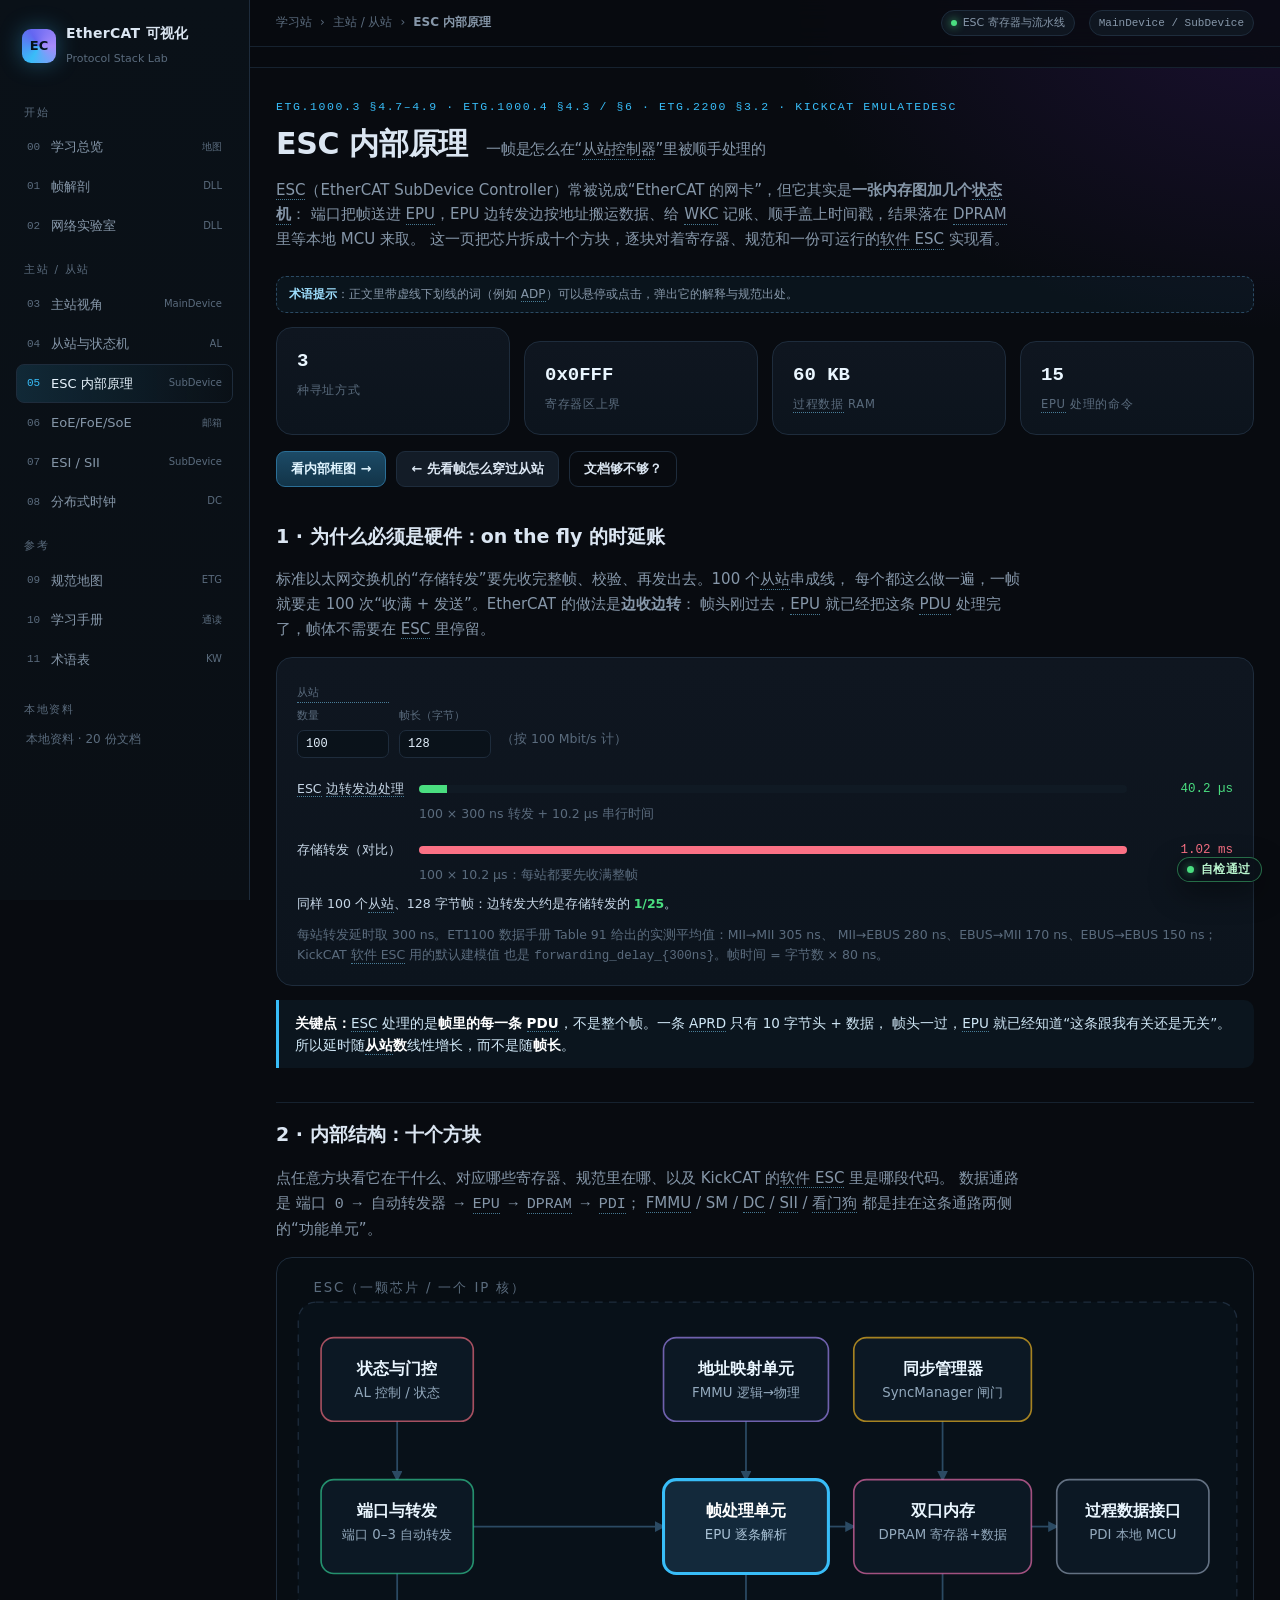
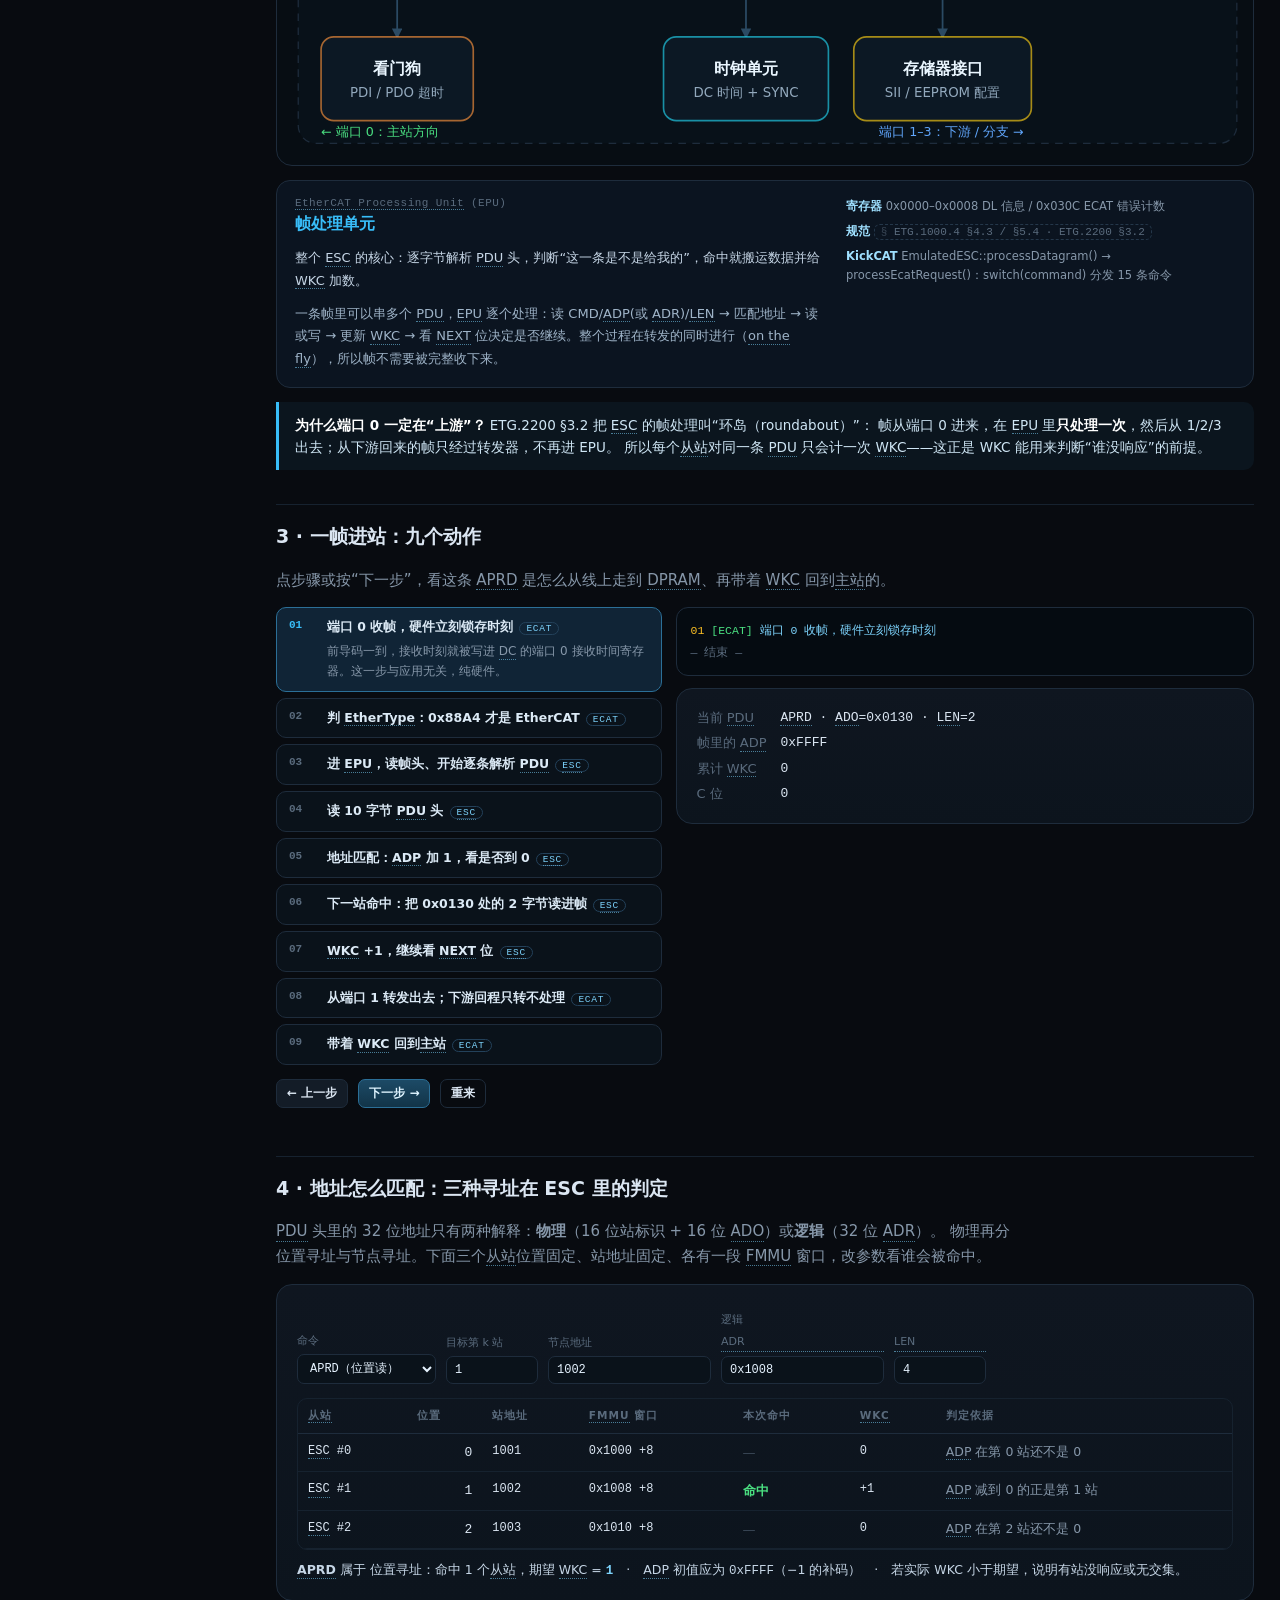
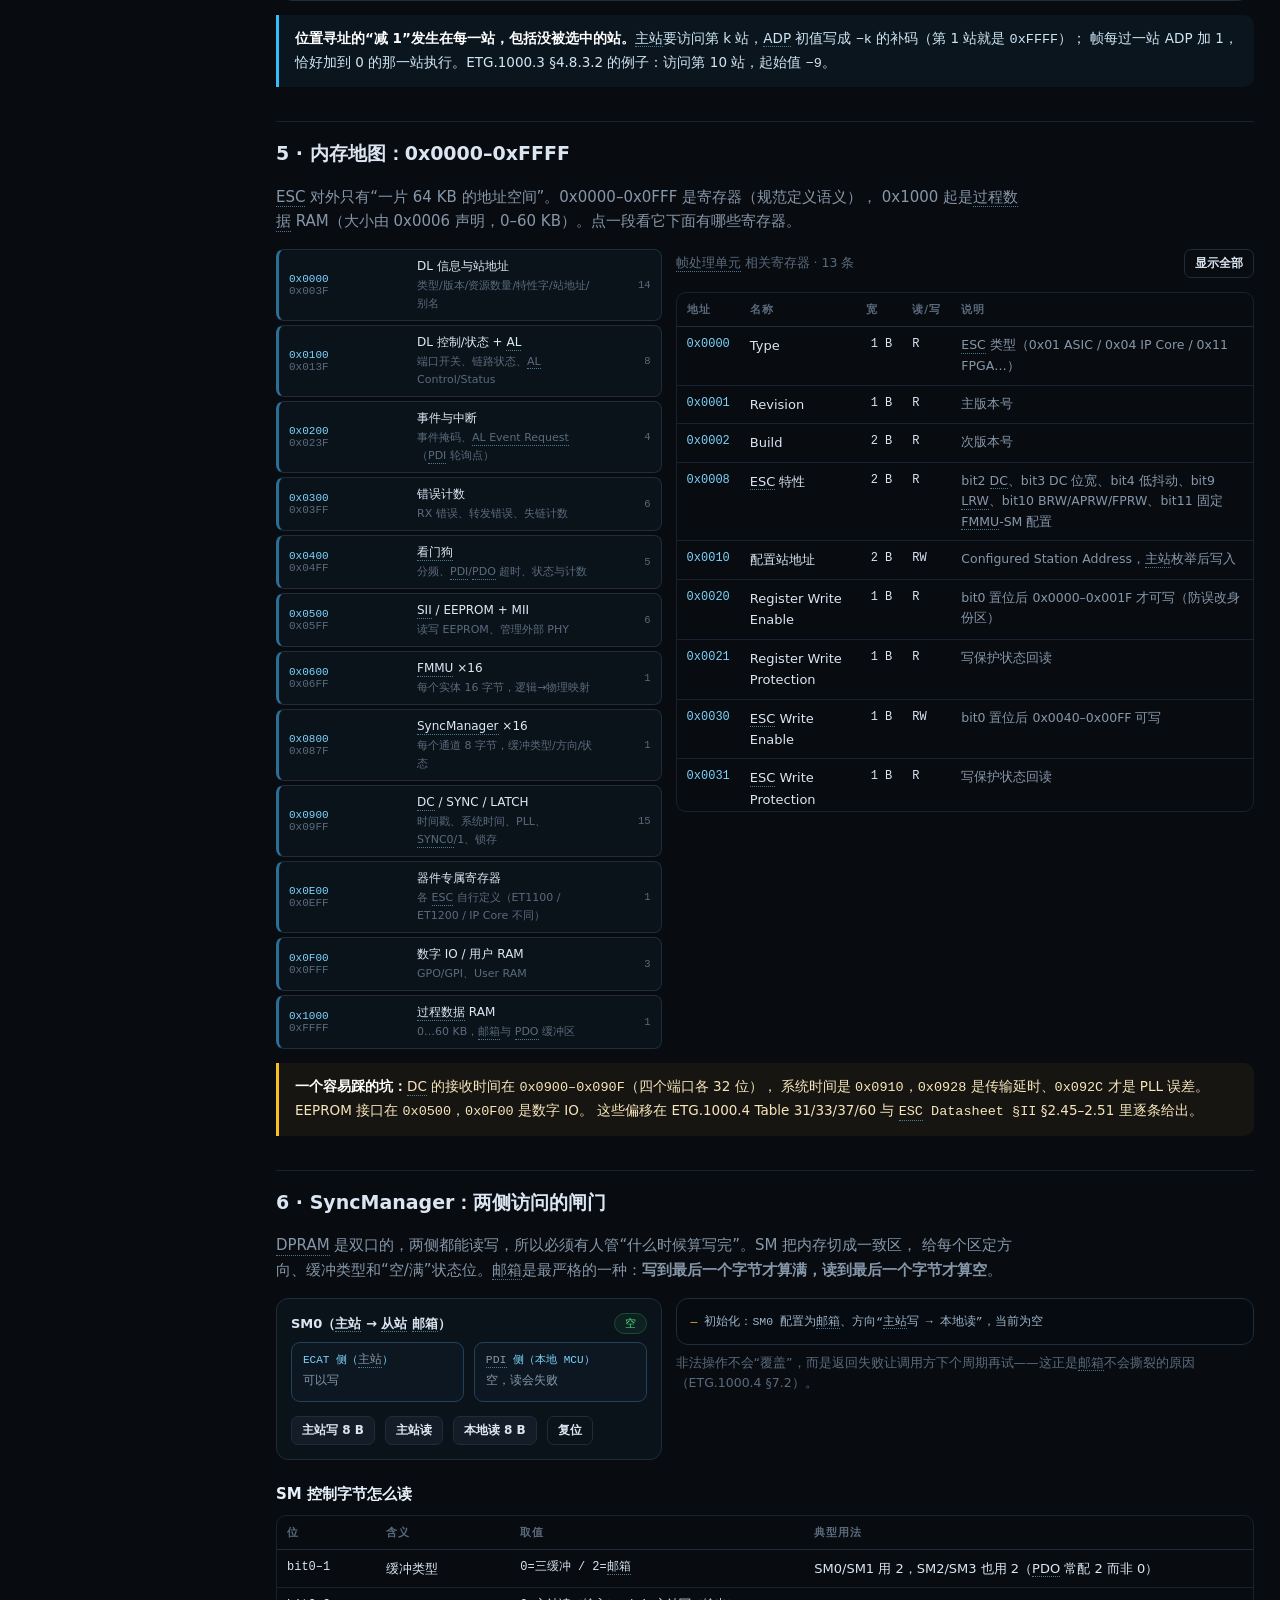
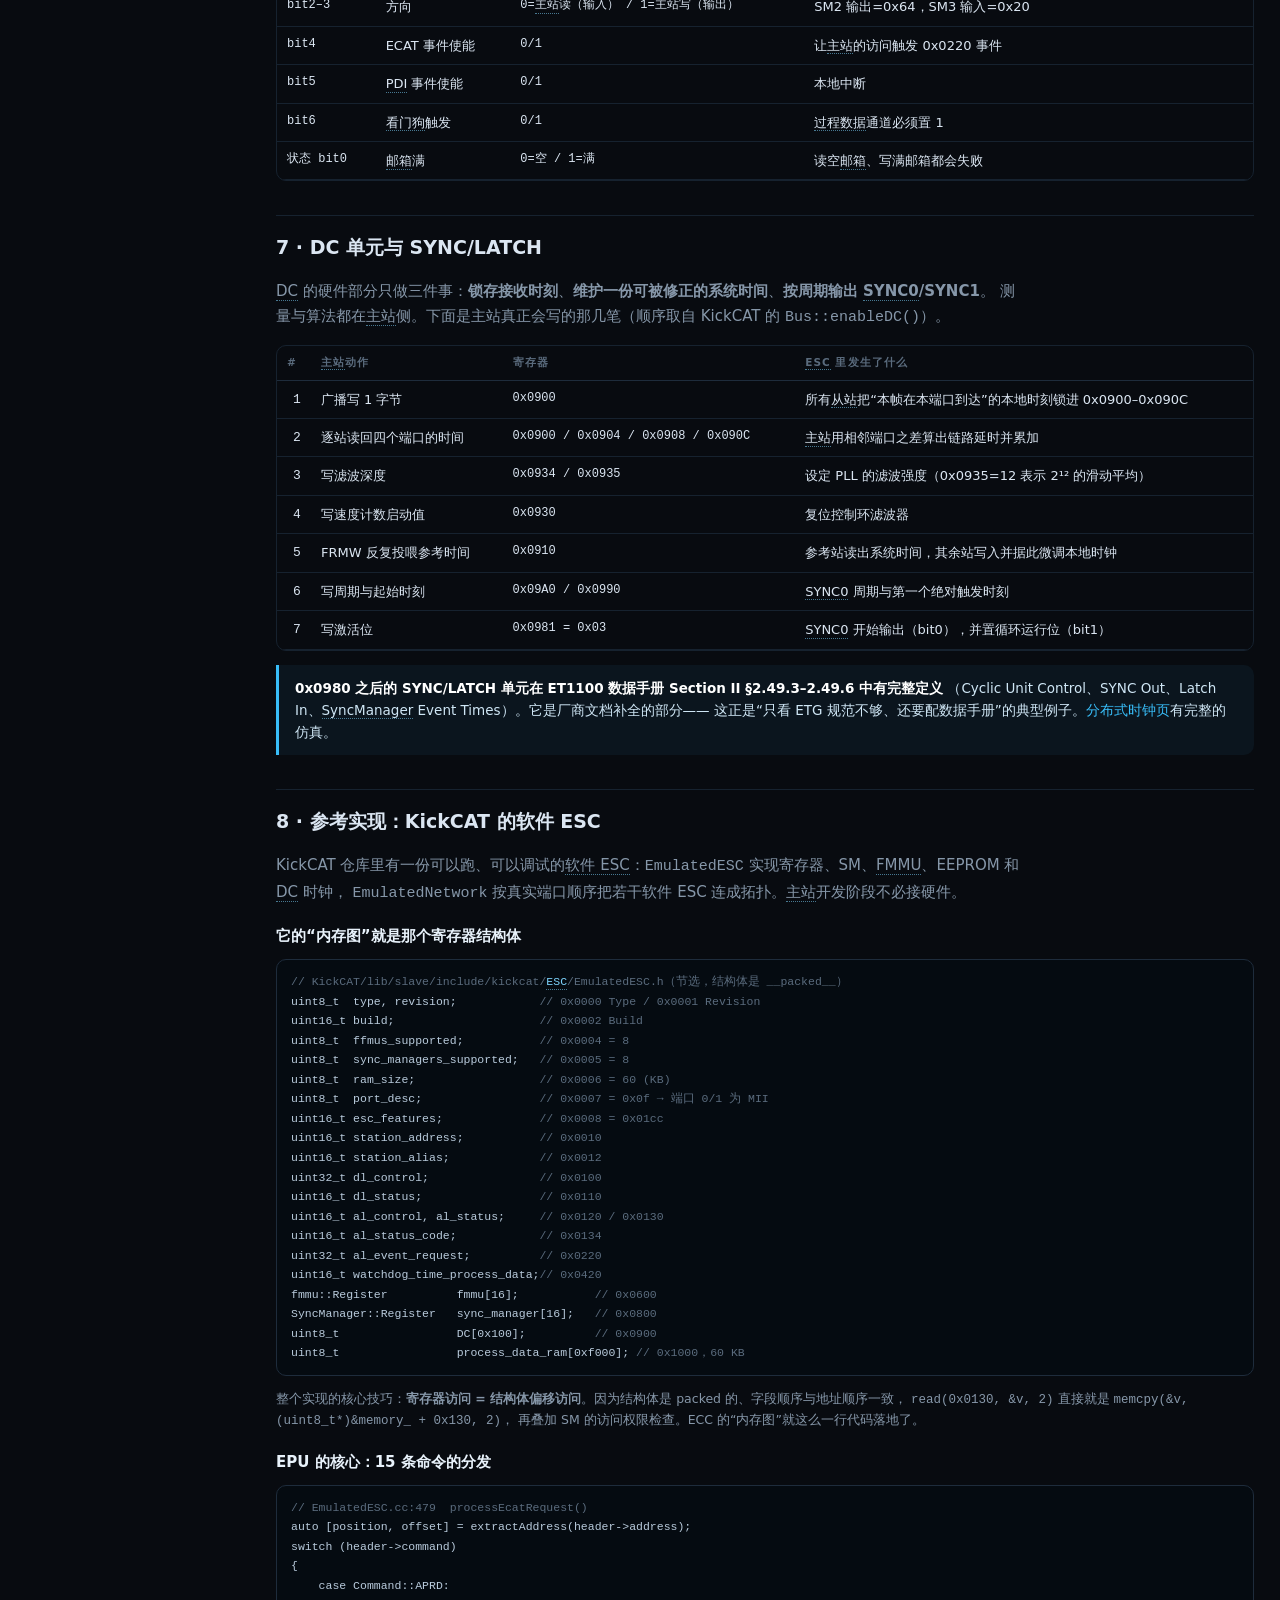
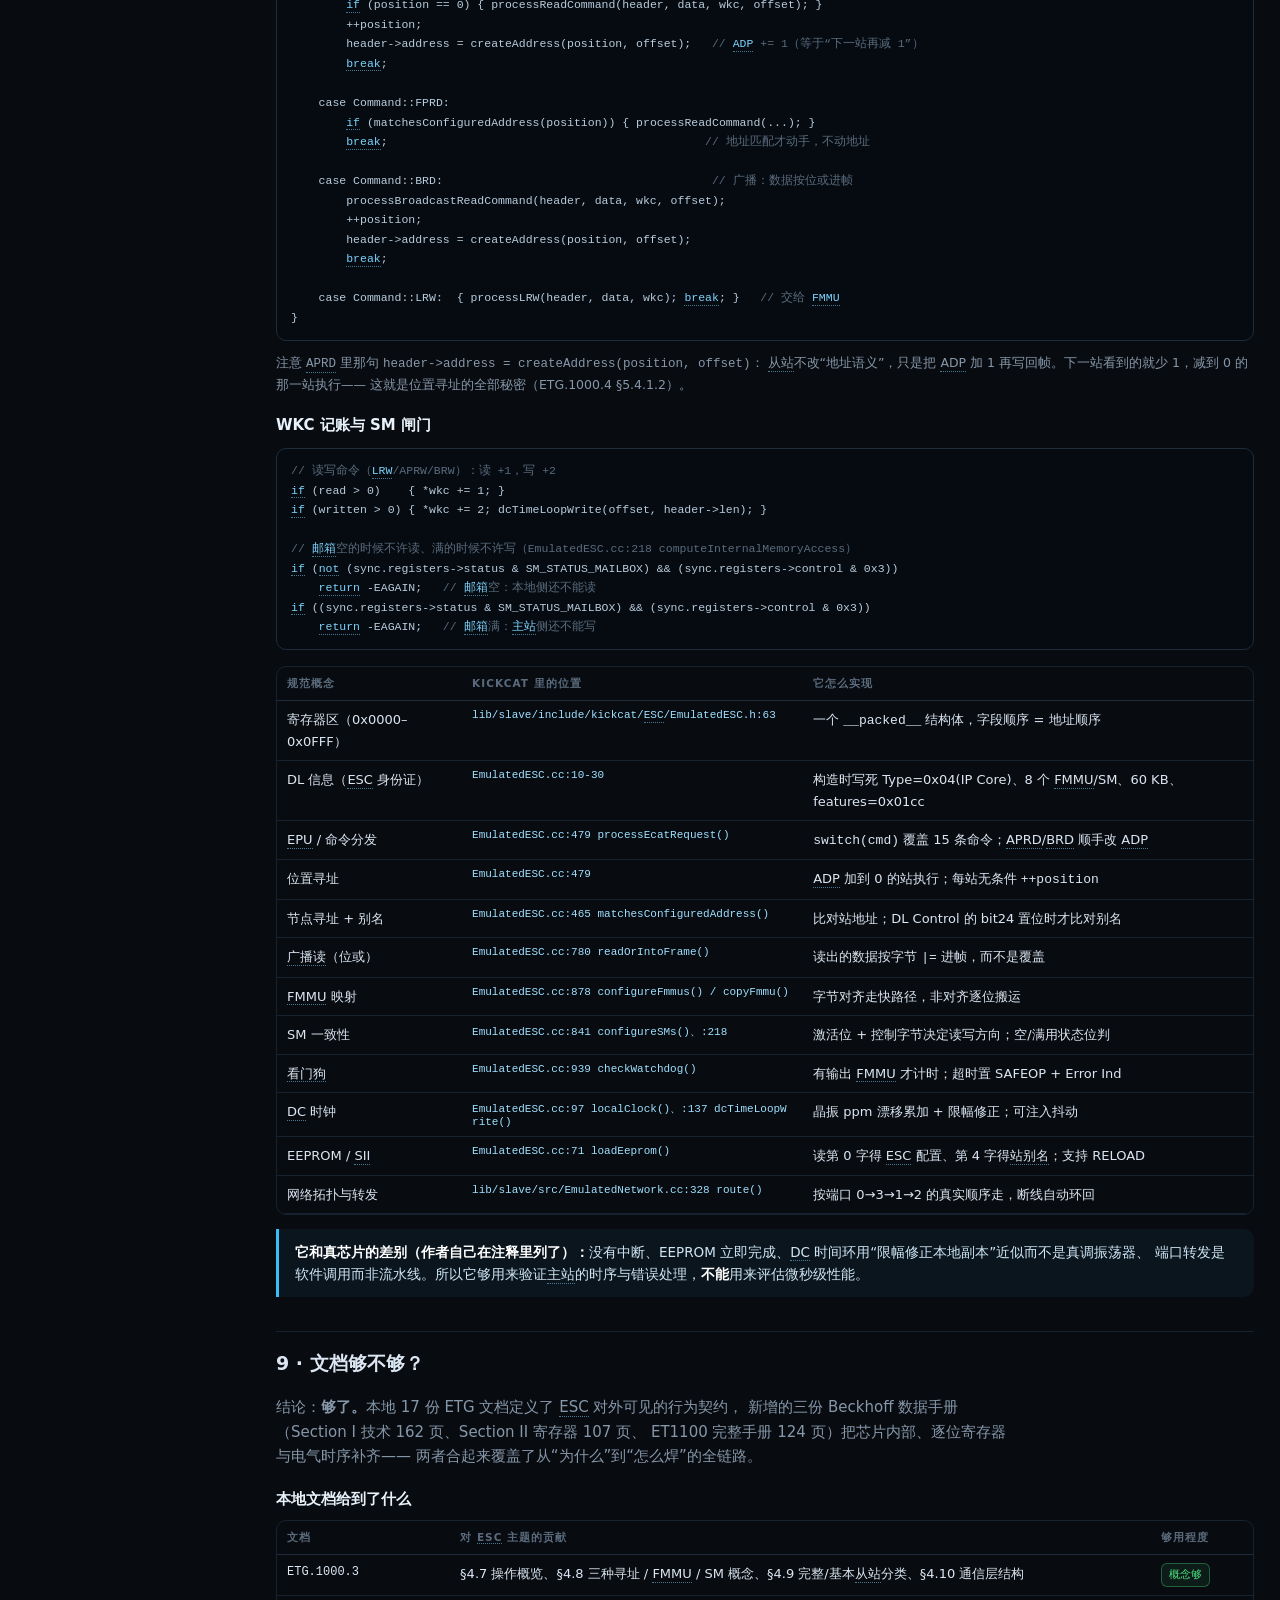
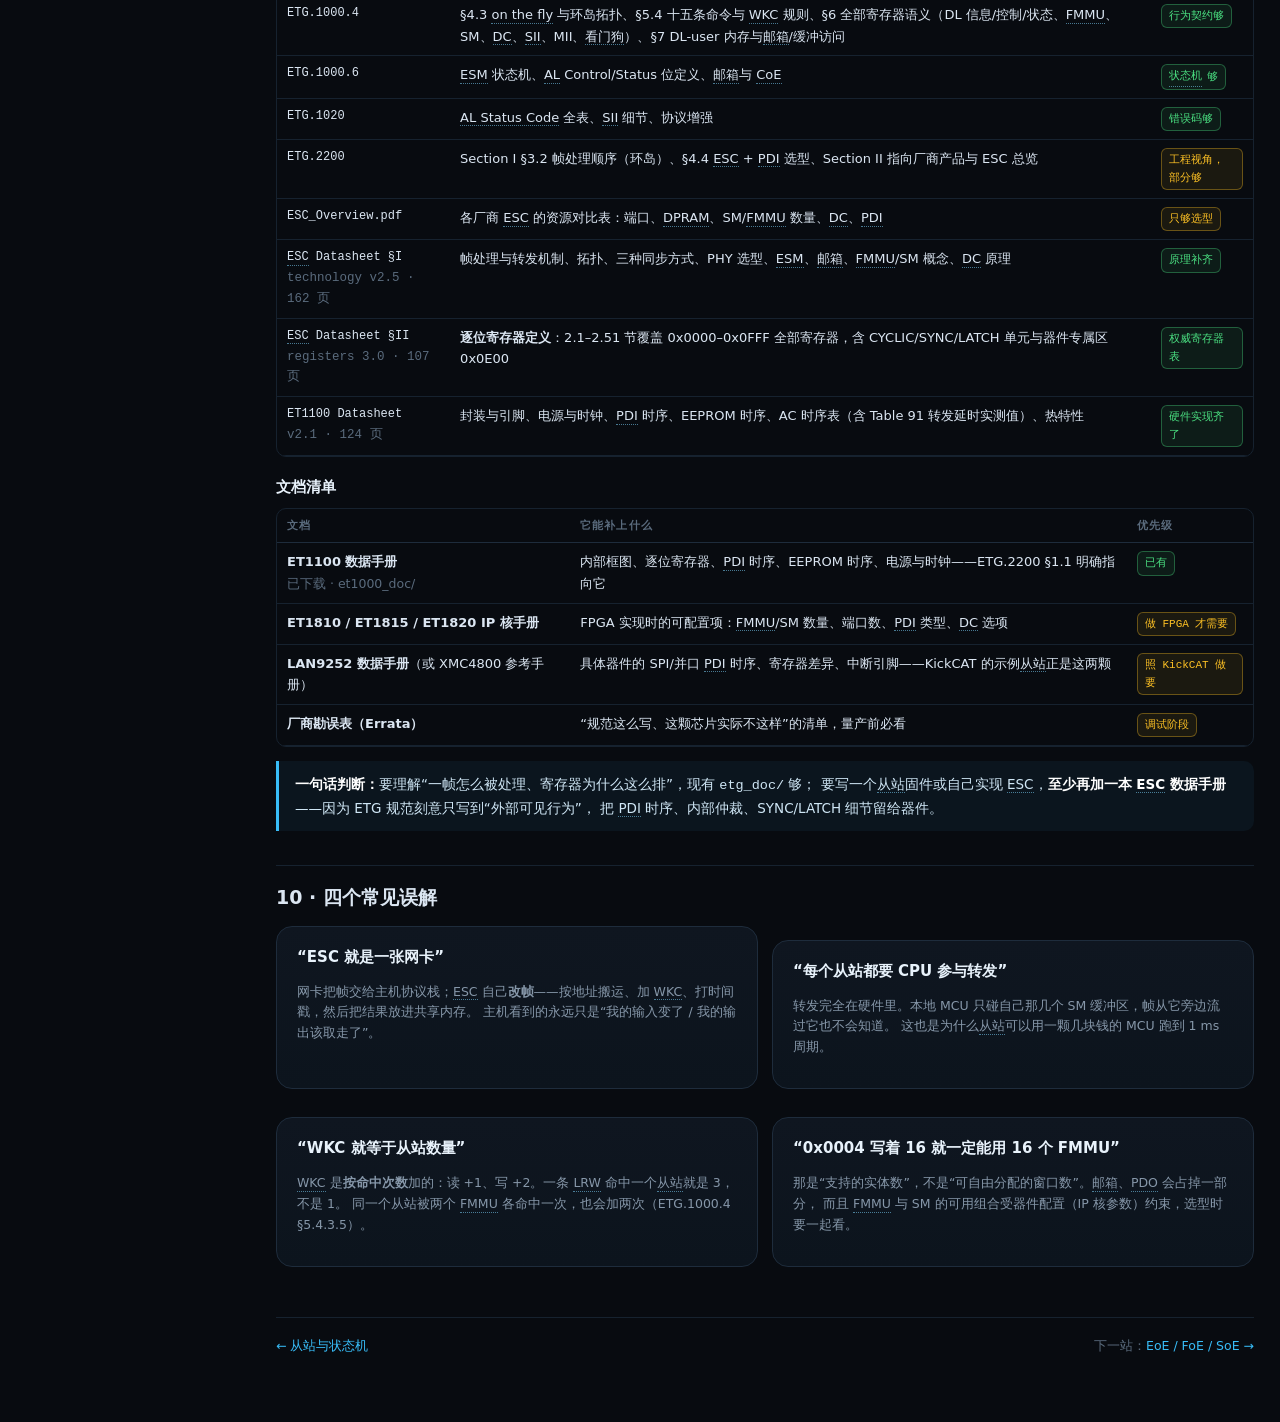
<file: esc.html>
<!DOCTYPE html>
<html lang="zh-CN">
<head>
<meta charset="utf-8">
<meta name="viewport" content="width=device-width,initial-scale=1">
<title>ESC 内部原理 · EtherCAT 可视化</title>
<link rel="icon" href="data:image/svg+xml,%3Csvg xmlns='http://www.w3.org/2000/svg' viewBox='0 0 32 32'%3E%3Crect width='32' height='32' rx='8' fill='%230b1c26'/%3E%3Crect x='5' y='5' width='22' height='22' rx='5' fill='none' stroke='%2338bdf8' stroke-width='2'/%3E%3Ctext x='16' y='21' font-family='monospace' font-size='11' font-weight='700' fill='%237dd3fc' text-anchor='middle'%3EEC%3C/text%3E%3C/svg%3E">
<link rel="stylesheet" href="assets/css/style.css">
<style>
  .esc-stage{background:#070d13;border:1px solid var(--line);border-radius:16px;padding:6px}
  .esc-stage svg{display:block;width:100%;height:auto}
  .blk{cursor:pointer;outline:none}
  .blk rect{transition:.16s}
  .blk:hover rect{filter:brightness(1.55)}
  .blk.on rect{fill:#13293b;stroke-width:2.4;stroke-opacity:1}
  .blk.on .t1{fill:#fff}
  .blk.on .t2{fill:#a9c2d6}
  .blk text{pointer-events:none;user-select:none;
            font-family:var(--sans);letter-spacing:0}
  .esc-stage svg text{font-family:"DejaVu Sans","Noto Sans CJK SC","Liberation Sans","Microsoft YaHei",sans-serif;font-variant-ligatures:none}
  .blk:focus-visible rect{stroke-dasharray:4 3}
  .blk-detail{border:1px solid var(--line);border-radius:14px;background:#0b1420;padding:16px 18px;margin-top:14px;
              display:grid;grid-template-columns:minmax(0,1.35fr) minmax(0,1fr);gap:6px 26px;align-items:start}
  .blk-detail .col-a{grid-row:1 / span 3}
  @media (max-width:900px){ .blk-detail{grid-template-columns:minmax(0,1fr)} .blk-detail .col-a{grid-row:auto} }
  .blk-detail h3{margin:2px 0 2px;font-size:16px}
  .blk-detail .en{font:11px var(--mono);color:var(--text-faint);letter-spacing:.04em}
  .blk-detail p{font-size:13px;color:#c6d6e6;margin:10px 0 0;line-height:1.75}
  .blk-detail .meta{margin-top:12px;padding-top:10px;border-top:1px dashed #1b2a3a;font-size:11.5px;color:var(--text-dim);display:grid;gap:6px}
  .blk-detail .meta b{color:#9fe0ff;font-weight:600}

  .pipe{display:grid;gap:6px}
  .step{display:grid;grid-template-columns:28px 1fr;gap:10px;align-items:start;
        border:1px solid var(--line);border-radius:10px;padding:9px 12px;cursor:pointer;background:#0a121a}
  .step:hover{border-color:#2b415a}
  .step.on{border-color:#2b6f97;background:#102436}
  .step .n{font:700 11px var(--mono);color:var(--text-faint);padding-top:2px}
  .step.on .n{color:var(--master)}
  .step .t{font-size:12.5px;color:#dceaf6;font-weight:600}
  .step .d{font-size:12px;color:var(--text-dim);margin-top:3px;line-height:1.7;display:none}
  .step.on .d{display:block}
  .step .who{font:9.5px var(--mono);letter-spacing:.08em;color:#7dd3fc;border:1px solid #23415a;
             border-radius:999px;padding:0 6px;margin-left:6px}
  .logbox{background:#050b11;border:1px solid var(--line);border-radius:12px;padding:12px 14px;
          font:11.5px/1.85 var(--mono);color:#9fb4c8;max-height:280px;overflow:auto}
  .logbox .k{color:#7dd3fc}
  .logbox .g{color:#4ade80}
  .logbox .r{color:#fb7185}
  .logbox .y{color:#fbbf24}

  .memmap{display:grid;gap:4px}
  .seg{display:grid;grid-template-columns:118px 1fr 46px;gap:10px;align-items:center;
       border:1px solid var(--line);border-left:3px solid #2b6f97;border-radius:8px;
       padding:7px 10px;cursor:pointer;background:#0a121a}
  .seg:hover{background:#101c28}
  .seg.on{background:#12283a;border-left-color:var(--master)}
  .seg .a{font:11px var(--mono);color:#7dd3fc;white-space:nowrap}
  .seg .n{font-size:12px;color:#dceaf6}
  .seg .n small{color:var(--text-faint);font-size:11px;display:block}
  .seg .c{font:10.5px var(--mono);color:var(--text-faint);text-align:right}

  .am-row{display:flex;gap:10px;flex-wrap:wrap;align-items:flex-end;margin:8px 0 14px}
  .am-row label{font-size:11px;color:var(--text-faint);display:grid;gap:4px;white-space:nowrap;min-width:0}
  .am-row input,.am-row select{background:#0a121a;border:1px solid var(--line);border-radius:7px;
    color:#e6f3ff;padding:6px 8px;font:12px var(--mono);min-width:92px}
  .hit{color:#4ade80;font-weight:700}
  .miss{color:#3d4b5a}
  .ticks{font-family:var(--mono);font-size:11px}
  pre.code{background:#050b11;border:1px solid var(--line);border-radius:10px;padding:12px 14px;
    overflow:auto;font:11.5px/1.7 var(--mono);color:#b9cbdc;margin:10px 0}
  pre.code .c{color:#5a6b7d}
  pre.code .kw{color:#7dd3fc}
  .fileref{font:11px var(--mono);color:#9fe0ff;word-break:break-all}
  .mailbox{border:1px solid var(--line);border-radius:12px;background:#0a121a;padding:14px}
  .mbox{display:grid;grid-template-columns:1fr 1fr;gap:10px;margin-top:8px}
  .mbox .cell2{border:1px solid #23415a;border-radius:9px;padding:9px 11px;background:#0c1721}
  .mbox .cell2 b{display:block;font:11px var(--mono);color:#7dd3fc}
  .mbox .cell2 span{font-size:11.5px;color:var(--text-dim)}
  .state-chip{font:11px var(--mono);border:1px solid var(--line);border-radius:999px;padding:2px 10px}
  .state-chip.full{color:#fbbf24;border-color:#5a4a1a;background:rgba(251,191,36,.08)}
  .state-chip.empty{color:#4ade80;border-color:#1f4a35;background:rgba(74,222,128,.07)}
</style>
</head>
<body>
<div class="shell">
  <div class="side" id="side-slot"></div>
  <div class="main">
    <div class="topbar" id="top-slot"></div>
    <div class="wrap">

      <div class="page-head">
        <div class="eyebrow">ETG.1000.3 §4.7–4.9 · ETG.1000.4 §4.3 / §6 · ETG.2200 §3.2 · KickCAT EmulatedESC</div>
        <h1>ESC 内部原理 <small>一帧是怎么在“从站控制器”里被顺手处理的</small></h1>
        <p class="lede">
          ESC（EtherCAT SubDevice Controller）常被说成“EtherCAT 的网卡”，但它其实是<b>一张内存图加几个状态机</b>：
          端口把帧送进 EPU，EPU 边转发边按地址搬运数据、给 WKC 记账、顺手盖上时间戳，结果落在 DPRAM 里等本地 MCU 来取。
          这一页把芯片拆成十个方块，逐块对着寄存器、规范和一份可运行的软件 ESC 实现看。
        </p>
      </div>

      <div class="grid g4">
        <div class="card"><div class="kpi"><b>3</b><span>种寻址方式</span></div></div>
        <div class="card"><div class="kpi"><b>0x0FFF</b><span>寄存器区上界</span></div></div>
        <div class="card"><div class="kpi"><b>60 KB</b><span>过程数据 RAM</span></div></div>
        <div class="card"><div class="kpi"><b>15</b><span>EPU 处理的命令</span></div></div>
      </div>

      <div class="toolbar" style="margin-top:16px">
        <a class="btn primary" href="#blocks">看内部框图 →</a>
        <a class="btn" href="network.html">← 先看帧怎么穿过从站</a>
        <a class="btn ghost" href="#docs">文档够不够？</a>
      </div>

      <!-- ============ 1 · 为什么要硬件 ============ -->
      <h2 id="why">1 · 为什么必须是硬件：on the fly 的时延账</h2>
      <p class="lede">
        标准以太网交换机的“存储转发”要先收完整帧、校验、再发出去。100 个从站串成线，
        每个都这么做一遍，一帧就要走 100 次“收满 + 发送”。EtherCAT 的做法是<b>边收边转</b>：
        帧头刚过去，EPU 就已经把这条 PDU 处理完了，帧体不需要在 ESC 里停留。
      </p>
      <div class="card">
        <div class="am-row">
          <label>从站数量<input id="lt-n" type="number" min="2" max="512" step="1" value="100"></label>
          <label>帧长（字节）<input id="lt-b" type="number" min="64" max="1500" step="1" value="128"></label>
          <span class="small faint" style="padding-bottom:8px">（按 100 Mbit/s 计）</span>
        </div>
        <div id="lt-out"></div>
        <p class="small faint" style="margin:10px 0 0">
          每站转发延时取 300 ns。ET1100 数据手册 Table 91 给出的实测平均值：MII→MII 305 ns、
          MII→EBUS 280 ns、EBUS→MII 170 ns、EBUS→EBUS 150 ns；KickCAT 软件 ESC 用的默认建模值
          也是 <code class="mono">forwarding_delay_{300ns}</code>。帧时间 = 字节数 × 80 ns。
        </p>
      </div>

      <div class="note" style="margin-top:14px">
        <b>关键点：</b>ESC 处理的是<b>帧里的每一条 PDU</b>，不是整个帧。一条 APRD 只有 10 字节头 + 数据，
        帧头一过，EPU 就已经知道“这条跟我有关还是无关”。所以延时随<b>从站数</b>线性增长，而不是随<b>帧长</b>。
      </div>

      <!-- ============ 2 · 内部框图 ============ -->
      <h2 id="blocks">2 · 内部结构：十个方块</h2>
      <p class="lede">
        点任意方块看它在干什么、对应哪些寄存器、规范里在哪、以及 KickCAT 的软件 ESC 里是哪段代码。
        数据通路是 <span class="mono">端口 0 → 自动转发器 → EPU → DPRAM → PDI</span>；
        FMMU / SM / DC / SII / 看门狗 都是挂在这条通路两侧的“功能单元”。
      </p>

      <div class="esc-stage" id="esc-svg"></div>
      <div class="blk-detail" id="blk-detail"></div>

      <div class="note" style="margin-top:14px">
        <b>为什么端口 0 一定在“上游”？</b> ETG.2200 §3.2 把 ESC 的帧处理叫“环岛（roundabout）”：
        帧从端口 0 进来，在 EPU 里<b>只处理一次</b>，然后从 1/2/3 出去；从下游回来的帧只经过转发器，不再进 EPU。
        所以每个从站对同一条 PDU 只会计一次 WKC——这正是 WKC 能用来判断“谁没响应”的前提。
      </div>

      <!-- ============ 3 · 一帧进站 ============ -->
      <h2 id="pipeline">3 · 一帧进站：九个动作</h2>
      <p class="lede">点步骤或按“下一步”，看这条 APRD 是怎么从线上走到 DPRAM、再带着 WKC 回到主站的。</p>

      <div class="grid g23">
        <div>
          <div class="pipe" id="pipe-steps"></div>
          <div class="toolbar">
            <button class="btn sm" id="pipe-prev">← 上一步</button>
            <button class="btn sm primary" id="pipe-next">下一步 →</button>
            <button class="btn sm ghost" id="pipe-reset">重来</button>
          </div>
        </div>
        <div>
          <div class="logbox" id="pipe-log"></div>
          <div class="card" style="margin-top:12px">
            <div class="kv">
              <span class="faint">当前 PDU</span><span class="mono">APRD · ADO=0x0130 · LEN=2</span>
              <span class="faint">帧里的 ADP</span><span class="mono" id="pipe-adp">0xFFFF</span>
              <span class="faint">累计 WKC</span><span class="mono" id="pipe-wkc">0</span>
              <span class="faint">C 位</span><span class="mono" id="pipe-c">0</span>
            </div>
          </div>
        </div>
      </div>

      <!-- ============ 4 · 寻址 ============ -->
      <h2 id="addr">4 · 地址怎么匹配：三种寻址在 ESC 里的判定</h2>
      <p class="lede">
        PDU 头里的 32 位地址只有两种解释：<b>物理</b>（16 位站标识 + 16 位 ADO）或<b>逻辑</b>（32 位 ADR）。
        物理再分位置寻址与节点寻址。下面三个从站位置固定、站地址固定、各有一段 FMMU 窗口，改参数看谁会被命中。
      </p>

      <div class="card">
        <div class="am-row">
          <label>命令
            <select id="am-cmd">
              <option value="APRD">APRD（位置读）</option>
              <option value="APWR">APWR（位置写）</option>
              <option value="APRW">APRW（位置读写）</option>
              <option value="FPRD">FPRD（节点读）</option>
              <option value="FPWR">FPWR（节点写）</option>
              <option value="LRD">LRD（逻辑读）</option>
              <option value="LRW">LRW（逻辑读写）</option>
              <option value="BRD">BRD（广播读）</option>
              <option value="BRW">BRW（广播读写）</option>
            </select>
          </label>
          <label>目标第 k 站<input id="am-k" type="number" min="0" max="2" value="1"></label>
          <label>节点地址<input id="am-sta" type="number" value="1002"></label>
          <label>逻辑 ADR<input id="am-adr" value="0x1008"></label>
          <label>LEN<input id="am-len" type="number" min="1" max="64" value="4"></label>
        </div>
        <div class="scroll">
          <table class="tbl" id="am-tbl"></table>
        </div>
        <div id="am-out" class="small" style="margin-top:10px;color:#c6d6e6"></div>
      </div>

      <div class="note" style="margin-top:14px">
        <b>位置寻址的“减 1”发生在每一站，包括没被选中的站。</b>主站要访问第 k 站，ADP 初值写成
        <span class="mono">−k</span> 的补码（第 1 站就是 <span class="mono">0xFFFF</span>）；
        帧每过一站 ADP 加 1，恰好加到 0 的那一站执行。ETG.1000.3 §4.8.3.2 的例子：访问第 10 站，起始值 <span class="mono">−9</span>。
      </div>

      <!-- ============ 5 · 内存地图 ============ -->
      <h2 id="mem">5 · 内存地图：0x0000–0xFFFF</h2>
      <p class="lede">
        ESC 对外只有“一片 64 KB 的地址空间”。0x0000–0x0FFF 是寄存器（规范定义语义），
        0x1000 起是过程数据 RAM（大小由 0x0006 声明，0–60 KB）。点一段看它下面有哪些寄存器。
      </p>

      <div class="grid g23">
        <div class="memmap" id="memmap"></div>
        <div>
          <div class="toolbar" style="margin-top:0">
            <span class="small faint" id="reg-title">全部寄存器</span>
            <div class="spacer"></div>
            <button class="btn sm ghost" id="reg-all">显示全部</button>
          </div>
          <div class="scroll" style="max-height:520px">
            <table class="tbl" id="reg-tbl"></table>
          </div>
        </div>
      </div>

      <div class="note warn" style="margin-top:14px">
        <b>一个容易踩的坑：</b>DC 的接收时间在 <span class="mono">0x0900–0x090F</span>（四个端口各 32 位），
        系统时间是 <span class="mono">0x0910</span>，<span class="mono">0x0928</span> 是传输延时、<span class="mono">0x092C</span> 才是 PLL 误差。
        EEPROM 接口在 <span class="mono">0x0500</span>，<span class="mono">0x0F00</span> 是数字 IO。
        这些偏移在 ETG.1000.4 Table 31/33/37/60 与 <span class="mono">ESC Datasheet §II</span> §2.45–2.51 里逐条给出。
      </div>

      <!-- ============ 6 · SyncManager ============ -->
      <h2 id="sm">6 · SyncManager：两侧访问的闸门</h2>
      <p class="lede">
        DPRAM 是双口的，两侧都能读写，所以必须有人管“什么时候算写完”。SM 把内存切成一致区，
        给每个区定方向、缓冲类型和“空/满”状态位。邮箱是最严格的一种：<b>写到最后一个字节才算满，读到最后一个字节才算空</b>。
      </p>

      <div class="grid g23">
        <div class="mailbox">
          <div style="display:flex;align-items:center;gap:10px">
            <b style="font-size:13px">SM0（主站 → 从站 邮箱）</b>
            <span class="spacer" style="flex:1"></span>
            <span class="state-chip empty" id="mb-state">空</span>
          </div>
          <div class="mbox">
            <div class="cell2"><b>ECAT 侧（主站）</b><span id="mb-ecat">空闲</span></div>
            <div class="cell2"><b>PDI 侧（本地 MCU）</b><span id="mb-pdi">空闲</span></div>
          </div>
          <div class="toolbar" style="margin-bottom:0">
            <button class="btn sm" id="mb-mwrite">主站写 8 B</button>
            <button class="btn sm" id="mb-mread">主站读</button>
            <button class="btn sm" id="mb-pread">本地读 8 B</button>
            <button class="btn sm ghost" id="mb-reset">复位</button>
          </div>
        </div>
        <div>
          <div class="logbox" id="mb-log"></div>
          <p class="small faint" style="margin-top:8px">
            非法操作不会“覆盖”，而是返回失败让调用方下个周期再试——这正是邮箱不会撕裂的原因
            （ETG.1000.4 §7.2）。
          </p>
        </div>
      </div>

      <h3 style="margin-top:22px">SM 控制字节怎么读</h3>
      <div class="scroll">
        <table class="tbl">
          <thead><tr><th>位</th><th>含义</th><th>取值</th><th>典型用法</th></tr></thead>
          <tbody>
            <tr><td class="mono">bit0–1</td><td>缓冲类型</td><td class="mono">0=三缓冲 / 2=邮箱</td><td>SM0/SM1 用 2，SM2/SM3 也用 2（PDO 常配 2 而非 0）</td></tr>
            <tr><td class="mono">bit2–3</td><td>方向</td><td class="mono">0=主站读（输入） / 1=主站写（输出）</td><td>SM2 输出=0x64，SM3 输入=0x20</td></tr>
            <tr><td class="mono">bit4</td><td>ECAT 事件使能</td><td class="mono">0/1</td><td>让主站的访问触发 0x0220 事件</td></tr>
            <tr><td class="mono">bit5</td><td>PDI 事件使能</td><td class="mono">0/1</td><td>本地中断</td></tr>
            <tr><td class="mono">bit6</td><td>看门狗触发</td><td class="mono">0/1</td><td>过程数据通道必须置 1</td></tr>
            <tr><td class="mono">状态 bit0</td><td>邮箱满</td><td class="mono">0=空 / 1=满</td><td>读空邮箱、写满邮箱都会失败</td></tr>
          </tbody>
        </table>
      </div>

      <!-- ============ 7 · DC ============ -->
      <h2 id="dc">7 · DC 单元与 SYNC/LATCH</h2>
      <p class="lede">
        DC 的硬件部分只做三件事：<b>锁存接收时刻</b>、<b>维护一份可被修正的系统时间</b>、<b>按周期输出 SYNC0/SYNC1</b>。
        测量与算法都在主站侧。下面是主站真正会写的那几笔（顺序取自 KickCAT 的 <span class="mono">Bus::enableDC()</span>）。
      </p>

      <div class="scroll">
        <table class="tbl">
          <thead><tr><th>#</th><th>主站动作</th><th>寄存器</th><th>ESC 里发生了什么</th></tr></thead>
          <tbody>
            <tr><td class="num">1</td><td>广播写 1 字节</td><td class="mono">0x0900</td><td>所有从站把“本帧在本端口到达”的本地时刻锁进 0x0900–0x090C</td></tr>
            <tr><td class="num">2</td><td>逐站读回四个端口的时间</td><td class="mono">0x0900 / 0x0904 / 0x0908 / 0x090C</td><td>主站用相邻端口之差算出链路延时并累加</td></tr>
            <tr><td class="num">3</td><td>写滤波深度</td><td class="mono">0x0934 / 0x0935</td><td>设定 PLL 的滤波强度（0x0935=12 表示 2¹² 的滑动平均）</td></tr>
            <tr><td class="num">4</td><td>写速度计数启动值</td><td class="mono">0x0930</td><td>复位控制环滤波器</td></tr>
            <tr><td class="num">5</td><td>FRMW 反复投喂参考时间</td><td class="mono">0x0910</td><td>参考站读出系统时间，其余站写入并据此微调本地时钟</td></tr>
            <tr><td class="num">6</td><td>写周期与起始时刻</td><td class="mono">0x09A0 / 0x0990</td><td>SYNC0 周期与第一个绝对触发时刻</td></tr>
            <tr><td class="num">7</td><td>写激活位</td><td class="mono">0x0981 = 0x03</td><td>SYNC0 开始输出（bit0），并置循环运行位（bit1）</td></tr>
          </tbody>
        </table>
      </div>

      <div class="note" style="margin-top:14px">
        <b>0x0980 之后的 SYNC/LATCH 单元在 ET1100 数据手册 Section II §2.49.3–2.49.6 中有完整定义</b>
        （Cyclic Unit Control、SYNC Out、Latch In、SyncManager Event Times）。它是厂商文档补全的部分——
        这正是“只看 ETG 规范不够、还要配数据手册”的典型例子。<a href="dc.html">分布式时钟页</a>有完整的仿真。
      </div>

      <!-- ============ 8 · KickCAT ============ -->
      <h2 id="kickcat">8 · 参考实现：KickCAT 的软件 ESC</h2>
      <p class="lede">
        KickCAT 仓库里有一份可以跑、可以调试的软件 ESC：<span class="mono">EmulatedESC</span> 实现寄存器、SM、FMMU、EEPROM 和 DC 时钟，
        <span class="mono">EmulatedNetwork</span> 按真实端口顺序把若干软件 ESC 连成拓扑。主站开发阶段不必接硬件。
      </p>

      <h3>它的“内存图”就是那个寄存器结构体</h3>
<pre class="code"><span class="c">// KickCAT/lib/slave/include/kickcat/ESC/EmulatedESC.h（节选，结构体是 __packed__）</span>
uint8_t  type, revision;            <span class="c">// 0x0000 Type / 0x0001 Revision</span>
uint16_t build;                     <span class="c">// 0x0002 Build</span>
uint8_t  ffmus_supported;           <span class="c">// 0x0004 = 8</span>
uint8_t  sync_managers_supported;   <span class="c">// 0x0005 = 8</span>
uint8_t  ram_size;                  <span class="c">// 0x0006 = 60 (KB)</span>
uint8_t  port_desc;                 <span class="c">// 0x0007 = 0x0f → 端口 0/1 为 MII</span>
uint16_t esc_features;              <span class="c">// 0x0008 = 0x01cc</span>
uint16_t station_address;           <span class="c">// 0x0010</span>
uint16_t station_alias;             <span class="c">// 0x0012</span>
uint32_t dl_control;                <span class="c">// 0x0100</span>
uint16_t dl_status;                 <span class="c">// 0x0110</span>
uint16_t al_control, al_status;     <span class="c">// 0x0120 / 0x0130</span>
uint16_t al_status_code;            <span class="c">// 0x0134</span>
uint32_t al_event_request;          <span class="c">// 0x0220</span>
uint16_t watchdog_time_process_data;<span class="c">// 0x0420</span>
fmmu::Register          fmmu[16];           <span class="c">// 0x0600</span>
SyncManager::Register   sync_manager[16];   <span class="c">// 0x0800</span>
uint8_t                 DC[0x100];          <span class="c">// 0x0900</span>
uint8_t                 process_data_ram[0xf000]; <span class="c">// 0x1000，60 KB</span></pre>

      <p class="small muted">
        整个实现的核心技巧：<b>寄存器访问 = 结构体偏移访问</b>。因为结构体是 packed 的、字段顺序与地址顺序一致，
        <span class="mono">read(0x0130, &amp;v, 2)</span> 直接就是 <span class="mono">memcpy(&amp;v, (uint8_t*)&amp;memory_ + 0x130, 2)</span>，
        再叠加 SM 的访问权限检查。ECC 的“内存图”就这么一行代码落地了。
      </p>

      <h3>EPU 的核心：15 条命令的分发</h3>
<pre class="code"><span class="c">// EmulatedESC.cc:479  processEcatRequest()</span>
auto [position, offset] = extractAddress(header-&gt;address);
switch (header-&gt;command)
{
    case Command::APRD:
        <span class="kw">if</span> (position == 0) { processReadCommand(header, data, wkc, offset); }
        ++position;
        header-&gt;address = createAddress(position, offset);   <span class="c">// ADP += 1（等于“下一站再减 1”）</span>
        <span class="kw">break</span>;

    case Command::FPRD:
        <span class="kw">if</span> (matchesConfiguredAddress(position)) { processReadCommand(...); }
        <span class="kw">break</span>;                                              <span class="c">// 地址匹配才动手，不动地址</span>

    case Command::BRD:                                       <span class="c">// 广播：数据按位或进帧</span>
        processBroadcastReadCommand(header, data, wkc, offset);
        ++position;
        header-&gt;address = createAddress(position, offset);
        <span class="kw">break</span>;

    case Command::LRW:  { processLRW(header, data, wkc); <span class="kw">break</span>; }   <span class="c">// 交给 FMMU</span>
}</pre>

      <p class="small muted">
        注意 <span class="mono">APRD</span> 里那句 <span class="mono">header-&gt;address = createAddress(position, offset)</span>：
        从站不改“地址语义”，只是把 ADP 加 1 再写回帧。下一站看到的就少 1，减到 0 的那一站执行——
        这就是位置寻址的全部秘密（ETG.1000.4 §5.4.1.2）。
      </p>

      <h3>WKC 记账与 SM 闸门</h3>
<pre class="code"><span class="c">// 读写命令（LRW/APRW/BRW）：读 +1，写 +2</span>
<span class="kw">if</span> (read &gt; 0)    { *wkc += 1; }
<span class="kw">if</span> (written &gt; 0) { *wkc += 2; dcTimeLoopWrite(offset, header-&gt;len); }

<span class="c">// 邮箱空的时候不许读、满的时候不许写（EmulatedESC.cc:218 computeInternalMemoryAccess）</span>
<span class="kw">if</span> (<span class="kw">not</span> (sync.registers-&gt;status &amp; SM_STATUS_MAILBOX) &amp;&amp; (sync.registers-&gt;control &amp; 0x3))
    <span class="kw">return</span> -EAGAIN;   <span class="c">// 邮箱空：本地侧还不能读</span>
<span class="kw">if</span> ((sync.registers-&gt;status &amp; SM_STATUS_MAILBOX) &amp;&amp; (sync.registers-&gt;control &amp; 0x3))
    <span class="kw">return</span> -EAGAIN;   <span class="c">// 邮箱满：主站侧还不能写</span></pre>

      <div class="scroll" style="margin-top:16px">
        <table class="tbl" id="kc-table">
          <thead><tr><th>规范概念</th><th>KickCAT 里的位置</th><th>它怎么实现</th></tr></thead>
          <tbody>
            <tr><td>寄存器区（0x0000–0x0FFF）</td><td class="fileref">lib/slave/include/kickcat/ESC/EmulatedESC.h:63</td><td>一个 <span class="mono">__packed__</span> 结构体，字段顺序 = 地址顺序</td></tr>
            <tr><td>DL 信息（ESC 身份证）</td><td class="fileref">EmulatedESC.cc:10-30</td><td>构造时写死 Type=0x04(IP Core)、8 个 FMMU/SM、60 KB、features=0x01cc</td></tr>
            <tr><td>EPU / 命令分发</td><td class="fileref">EmulatedESC.cc:479 processEcatRequest()</td><td><span class="mono">switch(cmd)</span> 覆盖 15 条命令；APRD/BRD 顺手改 ADP</td></tr>
            <tr><td>位置寻址</td><td class="fileref">EmulatedESC.cc:479</td><td>ADP 加到 0 的站执行；每站无条件 <span class="mono">++position</span></td></tr>
            <tr><td>节点寻址 + 别名</td><td class="fileref">EmulatedESC.cc:465 matchesConfiguredAddress()</td><td>比对站地址；DL Control 的 bit24 置位时才比对别名</td></tr>
            <tr><td>广播读（位或）</td><td class="fileref">EmulatedESC.cc:780 readOrIntoFrame()</td><td>读出的数据按字节 <span class="mono">|=</span> 进帧，而不是覆盖</td></tr>
            <tr><td>FMMU 映射</td><td class="fileref">EmulatedESC.cc:878 configureFmmus() / copyFmmu()</td><td>字节对齐走快路径，非对齐逐位搬运</td></tr>
            <tr><td>SM 一致性</td><td class="fileref">EmulatedESC.cc:841 configureSMs()、:218</td><td>激活位 + 控制字节决定读写方向；空/满用状态位判</td></tr>
            <tr><td>看门狗</td><td class="fileref">EmulatedESC.cc:939 checkWatchdog()</td><td>有输出 FMMU 才计时；超时置 SAFEOP + Error Ind</td></tr>
            <tr><td>DC 时钟</td><td class="fileref">EmulatedESC.cc:97 localClock()、:137 dcTimeLoopWrite()</td><td>晶振 ppm 漂移累加 + 限幅修正；可注入抖动</td></tr>
            <tr><td>EEPROM / SII</td><td class="fileref">EmulatedESC.cc:71 loadEeprom()</td><td>读第 0 字得 ESC 配置、第 4 字得站别名；支持 RELOAD</td></tr>
            <tr><td>网络拓扑与转发</td><td class="fileref">lib/slave/src/EmulatedNetwork.cc:328 route()</td><td>按端口 0→3→1→2 的真实顺序走，断线自动环回</td></tr>
          </tbody>
        </table>
      </div>

      <div class="note" style="margin-top:14px">
        <b>它和真芯片的差别（作者自己在注释里列了）：</b>没有中断、EEPROM 立即完成、DC 时间环用“限幅修正本地副本”近似而不是真调振荡器、
        端口转发是软件调用而非流水线。所以它够用来验证主站的时序与错误处理，<b>不能</b>用来评估微秒级性能。
      </div>

      <!-- ============ 9 · 文档 ============ -->
      <h2 id="docs">9 · 文档够不够？</h2>
      <p class="lede">
        结论：<b>够了。</b>本地 17 份 ETG 文档定义了 ESC 对外可见的行为契约，
        新增的三份 Beckhoff 数据手册（Section I 技术 162 页、Section II 寄存器 107 页、
        ET1100 完整手册 124 页）把芯片内部、逐位寄存器与电气时序补齐——
        两者合起来覆盖了从“为什么”到“怎么焊”的全链路。
      </p>

      <h3>本地文档给到了什么</h3>
      <div class="scroll">
        <table class="tbl">
          <thead><tr><th>文档</th><th>对 ESC 主题的贡献</th><th>够用程度</th></tr></thead>
          <tbody>
            <tr><td class="mono">ETG.1000.3</td><td>§4.7 操作概览、§4.8 三种寻址 / FMMU / SM 概念、§4.9 完整/基本从站分类、§4.10 通信层结构</td><td><span class="badge free">概念够</span></td></tr>
            <tr><td class="mono">ETG.1000.4</td><td>§4.3 on the fly 与环岛拓扑、§5.4 十五条命令与 WKC 规则、§6 全部寄存器语义（DL 信息/控制/状态、FMMU、SM、DC、SII、MII、看门狗）、§7 DL-user 内存与邮箱/缓冲访问</td><td><span class="badge free">行为契约够</span></td></tr>
            <tr><td class="mono">ETG.1000.6</td><td>ESM 状态机、AL Control/Status 位定义、邮箱与 CoE</td><td><span class="badge free">状态机够</span></td></tr>
            <tr><td class="mono">ETG.1020</td><td>AL Status Code 全表、SII 细节、协议增强</td><td><span class="badge free">错误码够</span></td></tr>
            <tr><td class="mono">ETG.2200</td><td>Section I §3.2 帧处理顺序（环岛）、§4.4 ESC + PDI 选型、Section II 指向厂商产品与 ESC 总览</td><td><span class="badge w">工程视角，部分够</span></td></tr>
            <tr><td class="mono">ESC_Overview.pdf</td><td>各厂商 ESC 的资源对比表：端口、DPRAM、SM/FMMU 数量、DC、PDI</td><td><span class="badge w">只够选型</span></td></tr>
            <tr><td class="mono">ESC Datasheet §I<br><span class="small faint">technology v2.5 · 162 页</span></td><td>帧处理与转发机制、拓扑、三种同步方式、PHY 选型、ESM、邮箱、FMMU/SM 概念、DC 原理</td><td><span class="badge free">原理补齐</span></td></tr>
            <tr><td class="mono">ESC Datasheet §II<br><span class="small faint">registers 3.0 · 107 页</span></td><td><b>逐位寄存器定义</b>：2.1–2.51 节覆盖 0x0000–0x0FFF 全部寄存器，含 CYCLIC/SYNC/LATCH 单元与器件专属区 0x0E00</td><td><span class="badge free">权威寄存器表</span></td></tr>
            <tr><td class="mono">ET1100 Datasheet<br><span class="small faint">v2.1 · 124 页</span></td><td>封装与引脚、电源与时钟、PDI 时序、EEPROM 时序、AC 时序表（含 Table 91 转发延时实测值）、热特性</td><td><span class="badge free">硬件实现齐了</span></td></tr>
          </tbody>
        </table>
      </div>

      <h3>文档清单</h3>
      <div class="scroll">
        <table class="tbl">
          <thead><tr><th>文档</th><th>它能补上什么</th><th>优先级</th></tr></thead>
          <tbody>
            <tr><td><b>ET1100 数据手册</b><br><span class="small faint">已下载 · et1000_doc/</span></td>
                <td>内部框图、逐位寄存器、PDI 时序、EEPROM 时序、电源与时钟——ETG.2200 §1.1 明确指向它</td>
                <td><span class="badge free">已有</span></td></tr>
            <tr><td><b>ET1810 / ET1815 / ET1820 IP 核手册</b></td><td>FPGA 实现时的可配置项：FMMU/SM 数量、端口数、PDI 类型、DC 选项</td><td><span class="badge w">做 FPGA 才需要</span></td></tr>
            <tr><td><b>LAN9252 数据手册</b>（或 XMC4800 参考手册）</td><td>具体器件的 SPI/并口 PDI 时序、寄存器差异、中断引脚——KickCAT 的示例从站正是这两颗</td><td><span class="badge w">照 KickCAT 做要</span></td></tr>
            <tr><td><b>厂商勘误表（Errata）</b></td><td>“规范这么写、这颗芯片实际不这样”的清单，量产前必看</td><td><span class="badge w">调试阶段</span></td></tr>
          </tbody>
        </table>
      </div>

      <div class="note" style="margin-top:14px">
        <b>一句话判断：</b>要理解“一帧怎么被处理、寄存器为什么这么排”，现有 <span class="mono">etg_doc/</span> 够；
        要写一个从站固件或自己实现 ESC，<b>至少再加一本 ESC 数据手册</b>——因为 ETG 规范刻意只写到“外部可见行为”，
        把 PDI 时序、内部仲裁、SYNC/LATCH 细节留给器件。
      </div>

      <!-- ============ 10 · 误解 ============ -->
      <h2 id="myths">10 · 四个常见误解</h2>
      <div class="grid g2">
        <div class="card">
          <h3>“ESC 就是一张网卡”</h3>
          <p class="small muted">网卡把帧交给主机协议栈；ESC 自己<b>改帧</b>——按地址搬运、加 WKC、打时间戳，然后把结果放进共享内存。
          主机看到的永远只是“我的输入变了 / 我的输出该取走了”。</p>
        </div>
        <div class="card">
          <h3>“每个从站都要 CPU 参与转发”</h3>
          <p class="small muted">转发完全在硬件里。本地 MCU 只碰自己那几个 SM 缓冲区，帧从它旁边流过它也不会知道。
          这也是为什么从站可以用一颗几块钱的 MCU 跑到 1 ms 周期。</p>
        </div>
        <div class="card">
          <h3>“WKC 就等于从站数量”</h3>
          <p class="small muted">WKC 是<b>按命中次数</b>加的：读 +1、写 +2。一条 LRW 命中一个从站就是 3，不是 1。
          同一个从站被两个 FMMU 各命中一次，也会加两次（ETG.1000.4 §5.4.3.5）。</p>
        </div>
        <div class="card">
          <h3>“0x0004 写着 16 就一定能用 16 个 FMMU”</h3>
          <p class="small muted">那是“支持的实体数”，不是“可自由分配的窗口数”。邮箱、PDO 会占掉一部分，
          而且 FMMU 与 SM 的可用组合受器件配置（IP 核参数）约束，选型时要一起看。</p>
        </div>
      </div>

      <footer class="end">
        <a href="al.html">← 从站与状态机</a>
        <span>下一站：<a href="eoe-foe-soe.html">EoE / FoE / SoE →</a></span>
      </footer>
    </div>
  </div>
</div>

<script src="assets/js/ec-core.js"></script>
<script>
const { REGS, ESC_BLOCKS, ESC_REGIONS } = EC_DATA;
const { renderShell } = EC_UI;

renderShell({
  active: 'esc',
  crumbs: ['学习站', '主站 / 从站', 'ESC 内部原理'],
  title: 'ESC 寄存器与流水线',
});

const $ = s => document.querySelector(s);
const $$ = s => Array.from(document.querySelectorAll(s));
const hex = n => '0x' + (n >>> 0).toString(16).toUpperCase().padStart(4, '0');

/* ---------------------------------------------------------------
   1 · 时延计算器
   --------------------------------------------------------------- */
const LT = { n: 100, bytes: 128 };

function frameUs(bytes) { return bytes * 0.08; }   // 100 Mbit/s → 80 ns/byte

function renderLatency() {
  const n = LT.n, b = LT.bytes;
  const ft = frameUs(b);
  const cut = n * 0.3 + ft;          // 边转发边处理：每站 300 ns + 一帧的串行时间
  const sf = n * ft;                 // 存储转发：每站都要收满
  const max = Math.max(cut, sf);

  const bar = (label, v, color, note) => `
    <div style="display:grid;grid-template-columns:112px 1fr 96px;gap:10px;align-items:center;padding:7px 0">
      <span class="small" style="color:#c6d6e6">${label}</span>
      <div class="progress" style="height:8px"><i style="width:${(v / max * 100).toFixed(2)}%;background:${color}"></i></div>
      <span class="mono small" style="text-align:right;color:${color}">${v >= 1000 ? (v / 1000).toFixed(2) + ' ms' : v.toFixed(1) + ' µs'}</span>
    </div>
    <div class="small faint" style="margin:-2px 0 8px 122px">${note}</div>`;

  $('#lt-out').innerHTML =
    bar('ESC 边转发边处理', cut, '#4ade80', `${n} × 300 ns 转发 + ${ft.toFixed(1)} µs 串行时间`) +
    bar('存储转发（对比）', sf, '#fb7185', `${n} × ${ft.toFixed(1)} µs：每站都要先收满整帧`) +
    `<div class="small" style="margin-top:8px;color:#c6d6e6">
       同样 ${n} 个从站、${b} 字节帧：边转发大约是存储转发的
       <b style="color:#4ade80">1/${Math.max(1, Math.round(sf / cut))}</b>。
     </div>`;
}

$('#lt-n').addEventListener('input', e => { LT.n = Math.max(1, Math.min(512, +e.target.value || 1)); renderLatency(); });
$('#lt-b').addEventListener('input', e => { LT.bytes = Math.max(64, Math.min(1500, +e.target.value || 64)); renderLatency(); });
renderLatency();

/* ---------------------------------------------------------------
   2 · 内部框图
   --------------------------------------------------------------- */
const LAYOUT = {
  esm:  { x: 30,  y: 58,  w: 120, h: 66, t: '状态与门控',   s: 'AL 控制 / 状态' },
  fmmu: { x: 300, y: 58,  w: 130, h: 66, t: '地址映射单元', s: 'FMMU 逻辑→物理' },
  sm:   { x: 450, y: 58,  w: 140, h: 66, t: '同步管理器',   s: 'SyncManager 闸门' },
  port: { x: 30,  y: 170, w: 120, h: 74, t: '端口与转发',   s: '端口 0–3 自动转发' },
  epu:  { x: 300, y: 170, w: 130, h: 74, t: '帧处理单元',   s: 'EPU 逐条解析' },
  ram:  { x: 450, y: 170, w: 140, h: 74, t: '双口内存',     s: 'DPRAM 寄存器+数据' },
  pdi:  { x: 610, y: 170, w: 120, h: 74, t: '过程数据接口', s: 'PDI 本地 MCU' },
  wd:   { x: 30,  y: 294, w: 120, h: 66, t: '看门狗',       s: 'PDI / PDO 超时' },
  dc:   { x: 300, y: 294, w: 130, h: 66, t: '时钟单元',     s: 'DC 时间 + SYNC' },
  sii:  { x: 450, y: 294, w: 140, h: 66, t: '存储器接口',   s: 'SII / EEPROM 配置' },
};

const ARROWS = [
  [150, 207, 300, 207],   // port → epu
  [430, 207, 450, 207],   // epu → ram
  [590, 207, 610, 207],   // ram → pdi
  [365, 124, 365, 170],   // fmmu ↔ epu
  [520, 124, 520, 170],   // sm ↔ ram
  [365, 244, 365, 294],   // epu ↔ dc
  [520, 244, 520, 294],   // ram ↔ sii
  [90, 124, 90, 170],     // esm ↔ port
  [90, 244, 90, 294],     // port ↔ wd
];

const FONT = 'DejaVu Sans, Noto Sans CJK SC, Liberation Sans, sans-serif';

function renderBlocks() {
  const NS = 'http://www.w3.org/2000/svg';

  $('#esc-svg').innerHTML = `
    <svg viewBox="0 0 760 390" xmlns="${NS}" role="img" aria-label="ESC 内部结构框图"></svg>`;
  const svg = document.querySelector('#esc-svg svg');

  const mkEl = (parent, tag, attrs, text) => {
    const n = document.createElementNS(NS, tag);
    for (const k in attrs) n.setAttribute(k, String(attrs[k]));
    if (text != null) n.textContent = text;
    parent.appendChild(n);
    return n;
  };
  const el = (tag, attrs, text) => mkEl(svg, tag, attrs, text);

  /* 箭头 marker */
  const defs = el('defs', {});
  const mk = document.createElementNS(NS, 'marker');
  mk.setAttribute('id', 'arw');
  mk.setAttribute('viewBox', '0 0 10 10');
  mk.setAttribute('refX', '8'); mk.setAttribute('refY', '5');
  mk.setAttribute('markerWidth', '6'); mk.setAttribute('markerHeight', '6');
  mk.setAttribute('orient', 'auto-start-reverse');
  const mp = document.createElementNS(NS, 'path');
  mp.setAttribute('d', 'M 0 0 L 10 5 L 0 10 z');
  mp.setAttribute('fill', '#2b4a63');
  mk.appendChild(mp);
  defs.appendChild(mk);

  /* 芯片外框 */
  el('rect', { x: 12, y: 30, width: 740, height: 348, rx: 14, fill: '#081119',
               stroke: '#1e2c3c', 'stroke-dasharray': '6 5' });
  el('text', { x: 24, y: 22, fill: '#5a6b7d', 'font-size': 10.5, 'letter-spacing': 1.5 },
     'ESC（一颗芯片 / 一个 IP 核）');

  /* 连线 */
  ARROWS.forEach(([x1, y1, x2, y2]) => el('line', {
    x1, y1, x2, y2, stroke: '#2b4a63', 'stroke-width': 1.4, 'marker-end': 'url(#arw)',
  }));

  /* 方块（逐个用 DOM API 建，避开 innerHTML 批量解析时文字量到 0 宽的问题） */
  ESC_BLOCKS.forEach(b => {
    const L = LAYOUT[b.id];
    if (!L) return;
    const g = el('g', { class: 'blk', 'data-b': b.id, tabindex: 0, role: 'button',
                        'aria-label': b.name });
    mkEl(g, 'rect', { x: L.x, y: L.y, width: L.w, height: L.h, rx: 10, fill: '#0c1824',
                      stroke: b.color, 'stroke-opacity': 0.65, 'stroke-width': 1.3 });
    /* 用两行纯文本分开画：软硬件缩写一行、中文说明一行。
       不在同一个 text 里混排拉丁/中文字形，避开首字符度量缺失导致的截断。 */
    mkEl(g, 'text', { x: L.x + L.w / 2, y: L.y + 29, 'text-anchor': 'middle', fill: '#eaf6ff',
                      'font-size': 13, 'font-weight': 'bold', class: 't1',
                      'font-family': FONT }, L.t);
    mkEl(g, 'text', { x: L.x + L.w / 2, y: L.y + 47, 'text-anchor': 'middle', fill: '#93a9bd',
                      'font-size': 10.5, class: 't2', 'font-family': FONT }, L.s);
    g.addEventListener('click', () => selectBlock(b.id));
    g.addEventListener('keydown', e => {
      if (e.key === 'Enter' || e.key === ' ') { e.preventDefault(); selectBlock(b.id); }
    });
  });

  el('text', { x: 30, y: 372, fill: '#4ade80', 'font-size': 10 }, '← 端口 0：主站方向');
  el('text', { x: 470, y: 372, fill: '#60a5fa', 'font-size': 10 }, '端口 1–3：下游 / 分支 →');
}

function selectBlock(id) {
  $$('#esc-svg .blk').forEach(g => g.classList.toggle('on', g.dataset.b === id));
  const b = ESC_BLOCKS.find(x => x.id === id);
  if (!b) return;
  $('#blk-detail').innerHTML = `
    <div class="col-a">
      <div class="en">${b.en}</div>
      <h3 style="color:${b.color}">${b.name}</h3>
      <p>${b.role}</p>
      <p style="color:#9fb4c8">${b.detail}</p>
    </div>
    <div class="meta" style="border-top:none;padding-top:0;margin-top:0">
      <div><b>寄存器</b> ${b.regs}</div>
      <div><b>规范</b> <span class="src">${b.src}</span></div>
      <div><b>KickCAT</b> ${b.code}</div>
    </div>`;
  filterRegs({ type: 'blk', blk: id, label: b.name + ' 相关寄存器' });
}

renderBlocks();

/* ---------------------------------------------------------------
   3 · 流水线
   --------------------------------------------------------------- */
const PIPE = [
  { who: 'ECAT', b: 'port', adp: 0xFFFF, wkc: 0, c: 0,
    t: '端口 0 收帧，硬件立刻锁存时刻',
    d: '前导码一到，接收时刻就被写进 DC 的端口 0 接收时间寄存器。这一步与应用无关，纯硬件。' },
  { who: 'ECAT', b: 'port', adp: 0xFFFF, wkc: 0, c: 0,
    t: '判 EtherType：0x88A4 才是 EtherCAT',
    d: '是 EtherCAT 帧就进 EPU；不是的话按 DL Control 的转发规则直通或丢弃（restricted forwarding 会销毁非 EtherCAT 帧）。' },
  { who: 'ESC', b: 'epu', adp: 0xFFFF, wkc: 0, c: 0,
    t: '进 EPU，读帧头、开始逐条解析 PDU',
    d: '帧头给出总长和 PDU 数量。EPU 不需要等整个帧到齐，可以看到一条处理一条。' },
  { who: 'ESC', b: 'epu', adp: 0xFFFF, wkc: 0, c: 0,
    t: '读 10 字节 PDU 头',
    d: 'CMD / IDX / ADP（或 ADR）/ LEN / C / NEXT / IRQ。这条是 APRD，ADO=0x0130，LEN=2。' },
  { who: 'ESC', b: 'epu', adp: 0xFFFF, wkc: 0, c: 0,
    t: '地址匹配：ADP 加 1，看是否到 0',
    d: '本站无脑把 ADP 加 1 写回帧。原来是 0xFFFF，加 1 变 0x0000——说明下一站才是目标，本站不动手。' },
  { who: 'ESC', b: 'ram', adp: 0x0000, wkc: 0, c: 0,
    t: '下一站命中：把 0x0130 处的 2 字节读进帧',
    d: '命中后从 ESC 内存搬 2 字节（AL Status）到帧的数据区；同时检查 SM 权限——这在后面邮箱读写时才有意义。' },
  { who: 'ESC', b: 'epu', adp: 0x0001, wkc: 1, c: 0,
    t: 'WKC +1，继续看 NEXT 位',
    d: '读操作成功一次就 +1。NEXT=1 表示后面还有 PDU，继续解析；NEXT=0 则收工。' },
  { who: 'ECAT', b: 'port', adp: 0x0001, wkc: 1, c: 0,
    t: '从端口 1 转发出去；下游回程只转不处理',
    d: '端口关闭或链路断开时帧在本地环回，并置 C 位。C=1 的帧不再被转发，防止在环里无限循环。' },
  { who: 'ECAT', b: 'port', adp: 0x0001, wkc: 1, c: 0,
    t: '带着 WKC 回到主站',
    d: '主站比对期望 WKC：等于期望值说明该响应的都响应了；偏小就是“某个从站没干活”。ESC 侧全程不关心应用层。' },
];

let pipeIdx = 0;

function renderPipe() {
  $('#pipe-steps').innerHTML = PIPE.map((s, i) => `
    <div class="step${i === pipeIdx ? ' on' : ''}" data-i="${i}">
      <div class="n">${String(i + 1).padStart(2, '0')}</div>
      <div>
        <div class="t">${s.t}<span class="who">${s.who}</span></div>
        <div class="d">${s.d}</div>
      </div>
    </div>`).join('');

  $$('#pipe-steps .step').forEach(el => {
    el.addEventListener('click', () => { pipeIdx = +el.dataset.i; renderPipe(); });
  });

  const cur = PIPE[pipeIdx];
  $('#pipe-adp').textContent = hex(cur.adp);
  $('#pipe-wkc').textContent = cur.wkc;
  $('#pipe-c').textContent = cur.c;
  $$('#esc-svg .blk').forEach(g => g.classList.toggle('on', g.dataset.b === cur.b));

  $('#pipe-log').innerHTML = PIPE.slice(0, pipeIdx + 1).map((s, i) => {
    const cls = i === pipeIdx ? 'k' : '';
    return `<div class="${cls}"><span class="y">${String(i + 1).padStart(2, '0')}</span> ` +
      `<span class="g">[${s.who}]</span> ${s.t}</div>`;
  }).join('') + `<div class="faint">— 结束 —</div>`;
  $('#pipe-log').scrollTop = $('#pipe-log').scrollHeight;
}

$('#pipe-next').addEventListener('click', () => {
  pipeIdx = Math.min(PIPE.length - 1, pipeIdx + 1); renderPipe();
});
$('#pipe-prev').addEventListener('click', () => {
  pipeIdx = Math.max(0, pipeIdx - 1); renderPipe();
});
$('#pipe-reset').addEventListener('click', () => { pipeIdx = 0; renderPipe(); });
renderPipe();

/* ---------------------------------------------------------------
   4 · 寻址判定
   --------------------------------------------------------------- */
const SLAVES = [
  { pos: 0, sta: 1001, fmmu: { start: 0x1000, len: 8 } },
  { pos: 1, sta: 1002, fmmu: { start: 0x1008, len: 8 } },
  { pos: 2, sta: 1003, fmmu: { start: 0x1010, len: 8 } },
];

const AM = { cmd: 'APRD', k: 1, sta: 1002, adr: 0x1008, len: 4 };

const isPos = c => /^AP/.test(c);
const isNode = c => /^FP/.test(c);
const isLog = c => /^L/.test(c);
const isBc = c => /^B/.test(c);

function wkcDelta(cmd, hit) {
  if (!hit) return 0;
  if (/W$/.test(cmd) && !/RD$/.test(cmd)) return 1;       // xxxWR
  if (/RW$/.test(cmd)) return 3;                          // xxxRW：读 +1、写 +2
  return 1;                                               // xxxRD
}

function renderAddr() {
  const { cmd, k, sta, adr, len } = AM;
  const rows = SLAVES.map(s => {
    let hit = false, why = '';
    if (isBc(cmd)) { hit = true; why = '广播：所有站都处理'; }
    else if (isPos(cmd)) {
      hit = (s.pos === k);
      why = hit ? `ADP 减到 0 的正是第 ${s.pos} 站` : `ADP 在第 ${s.pos} 站还不是 0`;
    } else if (isNode(cmd)) {
      hit = (s.sta === sta);
      why = hit ? `站地址 ${s.sta} 匹配` : `站地址 ${s.sta} ≠ ${sta}`;
    } else {
      const a0 = s.fmmu.start, a1 = s.fmmu.start + s.fmmu.len;
      hit = (adr < a1) && (adr + len > a0);
      why = hit ? `FMMU 窗口 0x${a0.toString(16)}–0x${(a1 - 1).toString(16)} 有交集`
                : `FMMU 窗口 0x${a0.toString(16)}–0x${(a1 - 1).toString(16)} 无交集`;
    }
    return { s, hit, why, d: wkcDelta(cmd, hit) };
  });

  $('#am-tbl').innerHTML = `
    <thead><tr><th>从站</th><th>位置</th><th>站地址</th><th>FMMU 窗口</th><th>本次命中</th><th>WKC</th><th>判定依据</th></tr></thead>
    <tbody>${rows.map(r => `<tr>
      <td class="mono">ESC #${r.s.pos}</td>
      <td class="num">${r.s.pos}</td>
      <td class="mono">${r.s.sta}</td>
      <td class="mono small">0x${r.s.fmmu.start.toString(16)} +${r.s.fmmu.len}</td>
      <td>${r.hit ? '<span class="hit">命中</span>' : '<span class="miss">—</span>'}</td>
      <td class="mono">${r.d ? '+' + r.d : '0'}</td>
      <td class="small muted">${r.why}</td>
    </tr>`).join('')}</tbody>`;

  const total = rows.reduce((a, r) => a + r.d, 0);
  const hits = rows.filter(r => r.hit).length;
  const adpInit = (0x10000 - k) & 0xFFFF;
  const kind = isBc(cmd) ? '广播（所有站）' : isPos(cmd) ? '位置寻址' : isNode(cmd) ? '节点寻址' : '逻辑寻址';

  $('#am-out').innerHTML =
    `<b>${cmd}</b> 属于 ${kind}：命中 ${hits} 个从站，期望 WKC = <b class="mono" style="color:#7dd3fc">${total}</b>` +
    (isPos(cmd) ? `　·　ADP 初值应为 <span class="mono">${hex(adpInit)}</span>（−${k} 的补码）` : '') +
    `　·　若实际 WKC 小于期望，说明有站没响应或无交集。`;
}

$('#am-cmd').addEventListener('change', e => { AM.cmd = e.target.value; renderAddr(); });
$('#am-k').addEventListener('input', e => { AM.k = Math.max(0, Math.min(2, +e.target.value || 0)); renderAddr(); });
$('#am-sta').addEventListener('input', e => { AM.sta = +e.target.value || 0; renderAddr(); });
$('#am-adr').addEventListener('input', e => {
  const v = e.target.value.trim();
  AM.adr = /^0x/i.test(v) ? parseInt(v, 16) : (parseInt(v, 10) || 0);
  renderAddr();
});
$('#am-len').addEventListener('input', e => { AM.len = Math.max(1, +e.target.value || 1); renderAddr(); });
renderAddr();

/* ---------------------------------------------------------------
   5 · 内存地图 + 寄存器表
   --------------------------------------------------------------- */
const addrNum = r => {
  const m = /0x([0-9a-fA-F]+)/.exec(r.addr);
  return m ? parseInt(m[1], 16) : 0;
};

let regFilter = { type: 'all' };

function filterRegs(f) {
  if (f) regFilter = f;
  let rows = REGS.slice();
  let title = '全部寄存器';

  if (regFilter.type === 'blk') {
    rows = rows.filter(r => r.blk === regFilter.blk);
    title = regFilter.label;
  } else if (regFilter.type === 'region') {
    const g = ESC_REGIONS.find(x => x.id === regFilter.id);
    rows = rows.filter(r => { const a = addrNum(r); return a >= g.from && a <= g.to; });
    title = `${g.name}（${hex(g.from)}–${hex(g.to)}）`;
  }

  $('#reg-title').textContent = `${title} · ${rows.length} 条`;
  $('#reg-tbl').innerHTML = `
    <thead><tr><th>地址</th><th>名称</th><th>宽</th><th>读/写</th><th>说明</th></tr></thead>
    <tbody>${rows.length ? rows.map(r => `<tr>
      <td class="mono" style="color:#7dd3fc;white-space:nowrap">${r.addr}</td>
      <td>${r.name}</td>
      <td class="num mono small">${r.size >= 1024 ? (r.size / 1024) + ' KB' : r.size + ' B'}</td>
      <td class="mono small">${r.rw}</td>
      <td class="small muted">${r.note}</td>
    </tr>`).join('') : `<tr><td colspan="5" class="small muted">该功能块没有独立的寄存器条目，它的行为通过上表相邻条目与 PDI/事件体现。</td></tr>`}</tbody>`;
}

function renderMemMap() {
  $('#memmap').innerHTML = ESC_REGIONS.map(g => {
    const cnt = REGS.filter(r => { const a = addrNum(r); return a >= g.from && a <= g.to; }).length;
    return `<div class="seg" data-id="${g.id}">
      <div class="a">${hex(g.from)}<br><span class="faint">${hex(g.to)}</span></div>
      <div class="n">${g.name}<small>${g.note}</small></div>
      <div class="c">${cnt || '—'}</div>
    </div>`;
  }).join('');

  $$('#memmap .seg').forEach(el => {
    el.addEventListener('click', () => {
      $$('#memmap .seg').forEach(x => x.classList.toggle('on', x === el));
      filterRegs({ type: 'region', id: el.dataset.id });
    });
  });
}

$('#reg-all').addEventListener('click', () => {
  $$('#memmap .seg').forEach(x => x.classList.remove('on'));
  filterRegs({ type: 'all' });
});

renderMemMap();
filterRegs({ type: 'all' });

/* ---------------------------------------------------------------
   6 · 邮箱握手
   --------------------------------------------------------------- */
const MB = { full: false };
const mbLog = [];

function mbSay(who, text, cls) {
  mbLog.push(`<div><span class="y">${who}</span> ${cls ? `<span class="${cls}">${text}</span>` : text}</div>`);
  $('#mb-log').innerHTML = mbLog.join('');
  $('#mb-log').scrollTop = $('#mb-log').scrollHeight;
}

function mbDraw() {
  const chip = $('#mb-state');
  chip.textContent = MB.full ? '满' : '空';
  chip.className = 'state-chip ' + (MB.full ? 'full' : 'empty');
  $('#mb-ecat').textContent = MB.full ? '上次写入完成，等待对方读走' : '可以写';
  $('#mb-pdi').textContent = MB.full ? '有新报文可读' : '空，读会失败';
}

$('#mb-mwrite').addEventListener('click', () => {
  if (MB.full) { mbSay('ECAT', '写失败：邮箱满 → ESC 返回 -EAGAIN，主站下个周期重试', 'r'); return; }
  MB.full = true;
  mbSay('ECAT', '写 8 B 到 SM0，写到最后一个字节 → 状态置“满”，AL Event 置位', 'g');
  mbDraw();
});

$('#mb-pread').addEventListener('click', () => {
  if (!MB.full) { mbSay('PDI', '读失败：邮箱空 → ESC 返回 -EAGAIN，本地等待事件', 'r'); return; }
  MB.full = false;
  mbSay('PDI', '从 SM0 读 8 B，读到最后一个字节 → 状态清“空”', 'g');
  mbDraw();
});

$('#mb-mread').addEventListener('click', () => {
  mbSay('ECAT', '读 SM0（方向是“主站写”，主站读不到东西——这是配置错误）', 'y');
});

$('#mb-reset').addEventListener('click', () => {
  MB.full = false; mbLog.length = 0;
  $('#mb-log').innerHTML = '';
  mbSay('—', '复位：SM0 空，双方都可以动作');
  mbDraw();
});

mbSay('—', '初始化：SM0 配置为邮箱、方向“主站写 → 本地读”，当前为空');
mbDraw();

/* 初始选中 EPU（放在最后：此时 regFilter / filterRegs 都已初始化） */
selectBlock('epu');

/* 首帧 SVG 文本可能量到 0 宽：页面脚本执行时字体度量尚未就绪，
   结果被缓存且不会自动重算。显式加载所需字体后重新赋一次文本即可。 */
function nudgeSvgText() {
  const svg = document.querySelector('#esc-svg svg');
  if (!svg) return;
  svg.querySelectorAll('text').forEach(t => {
    const txt = t.textContent;
    t.textContent = '';
    void t.getBBox();
    t.textContent = txt;
  });
}

async function fontsThenNudge() {
  try {
    if (document.fonts) {
      await document.fonts.load('13px "DejaVu Sans"');
      await document.fonts.load('13px "Noto Sans CJK SC"');
      await document.fonts.ready;
    }
  } catch (e) { /* 字体 API 不可用时直接重试 */ }
  nudgeSvgText();
  setTimeout(nudgeSvgText, 100);
  setTimeout(nudgeSvgText, 400);
}
fontsThenNudge();
</script>

<div class="selfcheck sc-idle" id="selfcheck" data-state="idle" role="status" aria-live="polite" tabindex="0"
     title="脚本未执行：若通过 file:// 打开，请确认 assets/js/ec-core.js 存在；否则按 F12 查看控制台">
  <span class="sc-dot"></span><span class="sc-text">脚本未执行</span>
</div>

</body>
</html>
</file>
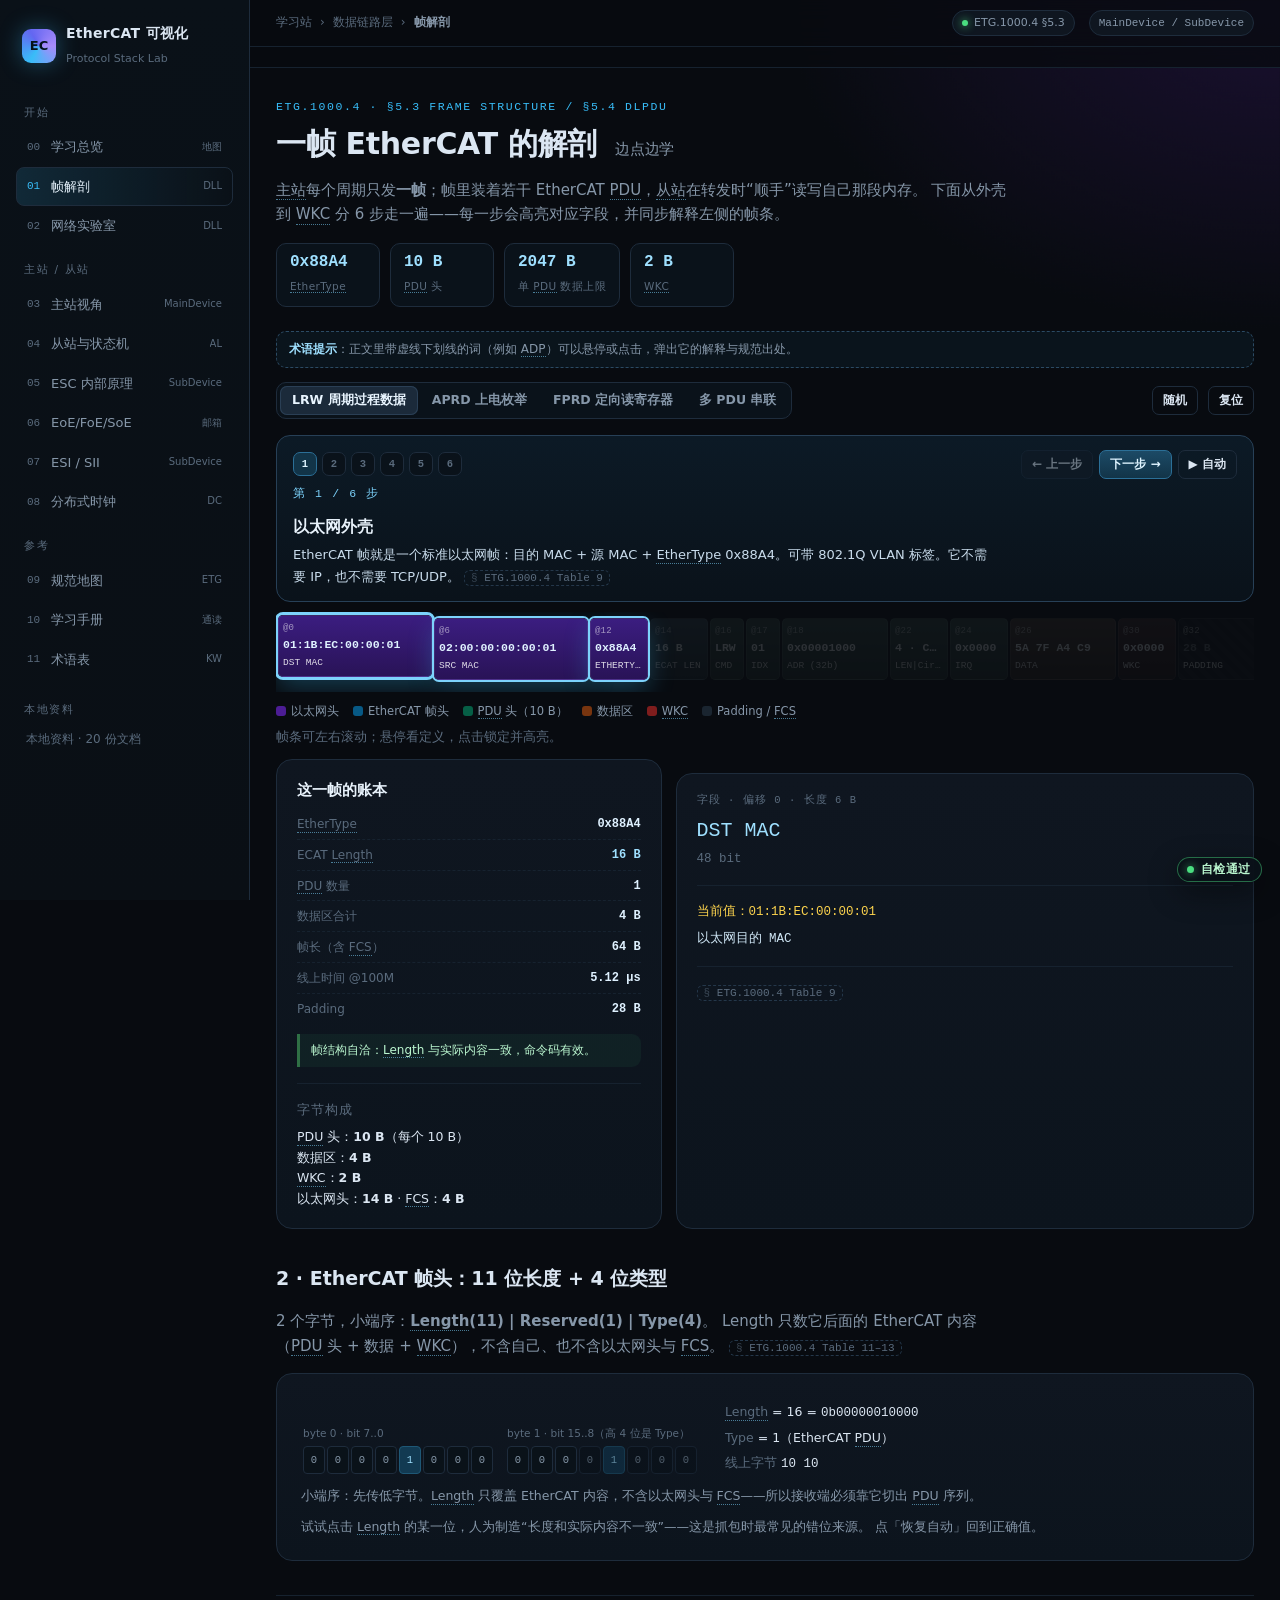
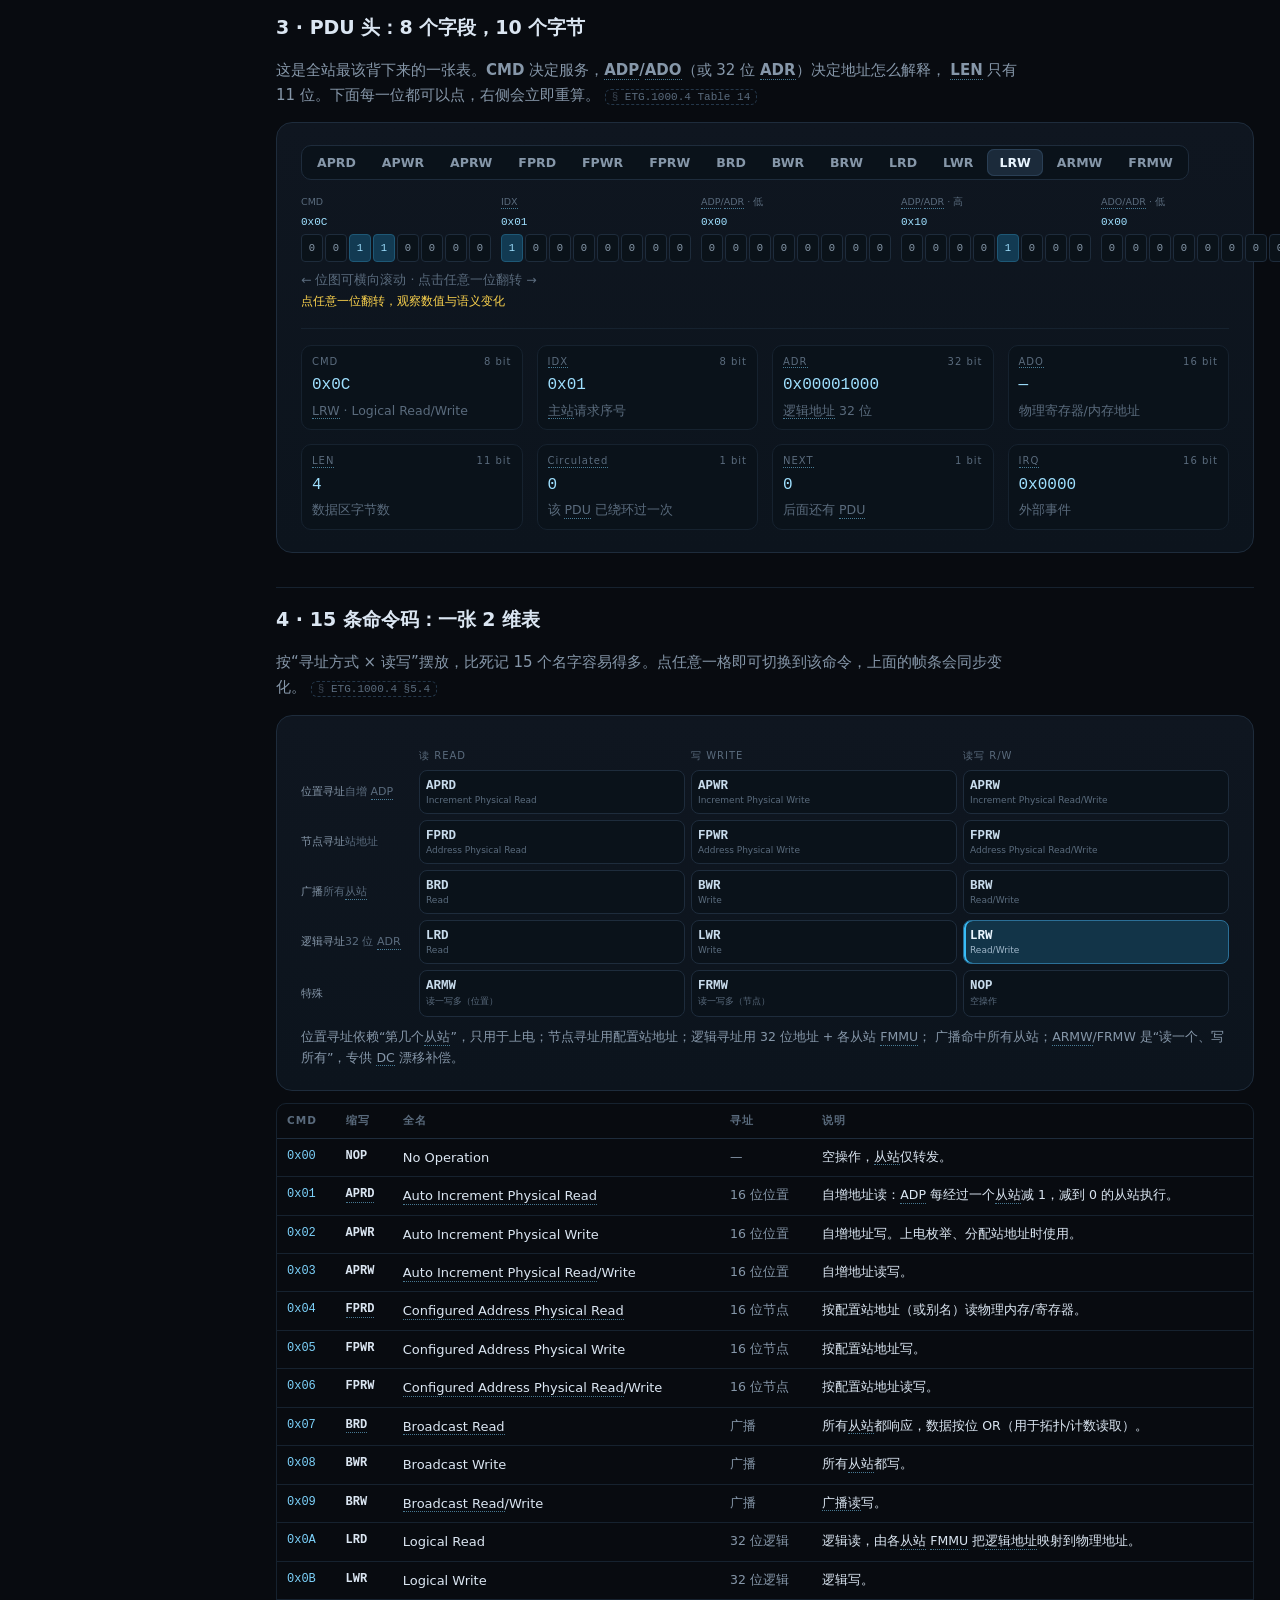
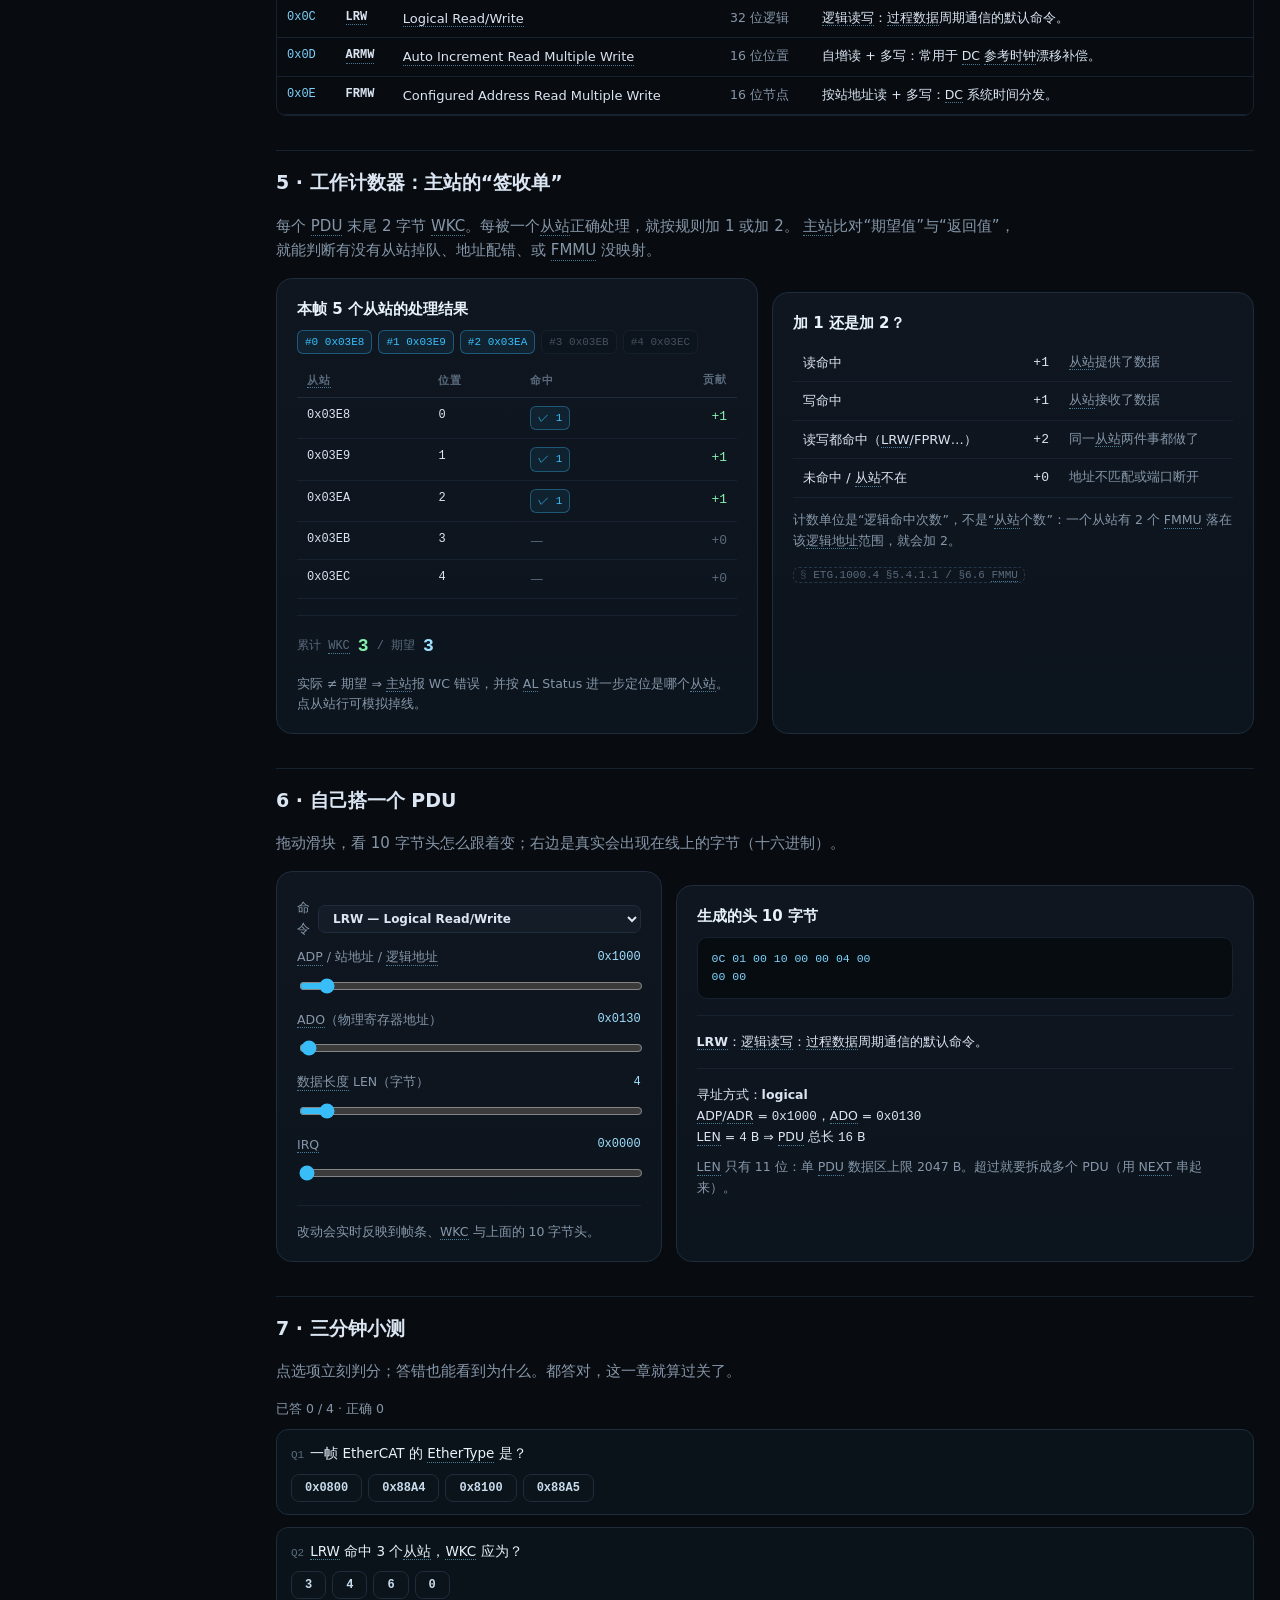
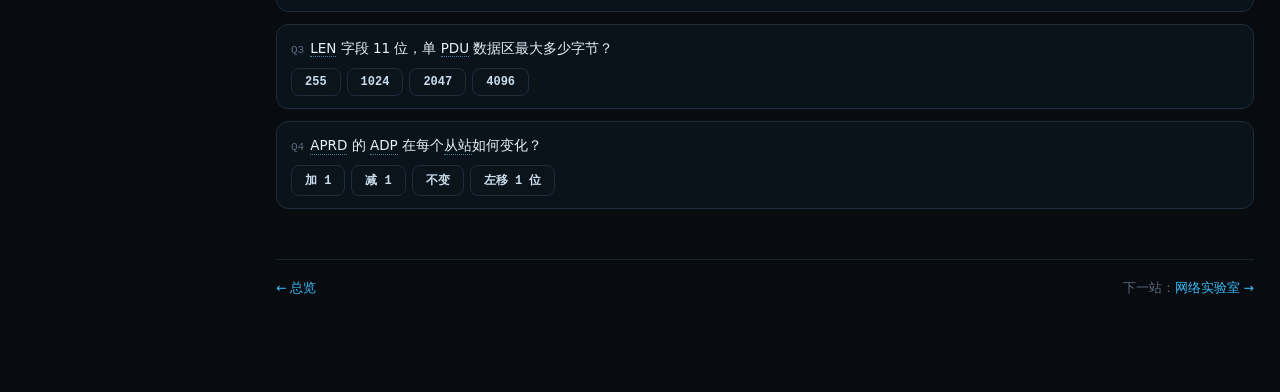
<file: frame.html>
<!DOCTYPE html>
<html lang="zh-CN">
<head>
<meta charset="utf-8">
<meta name="viewport" content="width=device-width,initial-scale=1">
<title>帧解剖 · EtherCAT 可视化</title>
<link rel="icon" href="data:image/svg+xml,%3Csvg xmlns='http://www.w3.org/2000/svg' viewBox='0 0 32 32'%3E%3Crect width='32' height='32' rx='8' fill='%230b1c26'/%3E%3Crect x='5' y='5' width='22' height='22' rx='5' fill='none' stroke='%2338bdf8' stroke-width='2'/%3E%3Ctext x='16' y='21' font-family='monospace' font-size='11' font-weight='700' fill='%237dd3fc' text-anchor='middle'%3EEC%3C/text%3E%3C/svg%3E">
<link rel="stylesheet" href="assets/css/style.css">
<style>
  /* ---------- 速览数字 ---------- */
  .facts{display:flex;gap:10px;flex-wrap:wrap;margin:16px 0 4px}
  .fact{border:1px solid var(--line);border-radius:10px;padding:8px 13px;background:#0a121a;min-width:104px}
  .fact b{display:block;font-family:var(--mono);font-size:16px;color:#9fe0ff;line-height:1.3}
  .fact span{font-size:10.5px;color:var(--text-faint);letter-spacing:.04em}

  /* ---------- 引导条 ---------- */
  .tour{border:1px solid #274057;border-radius:14px;background:linear-gradient(180deg,#0c1a26,#0a121a);padding:14px 16px;margin:16px 0 10px}
  .tour-top{display:flex;justify-content:space-between;gap:12px;align-items:center;flex-wrap:wrap}
  .tour-dots{display:flex;gap:5px;flex-wrap:wrap}
  .tour-dots button{width:24px;height:24px;border-radius:7px;border:1px solid var(--line);background:#0a121a;color:var(--text-faint);font:600 10.5px var(--mono);cursor:pointer}
  .tour-dots button:hover{border-color:#2b6f97;color:#dff4ff}
  .tour-dots button.on{background:#123448;border-color:#2b6f97;color:#dff4ff}
  .tour-dots button.done{border-color:#2f6f45;color:#86efac}
  .tour h3{margin:11px 0 4px;font-size:15.5px}
  .tour p{margin:0;color:#c9dcec;font-size:13px;max-width:84ch;line-height:1.65}
  .tour .tour-act{display:flex;gap:6px;flex-wrap:wrap}

  /* ---------- 帧条增强 ---------- */
  .cell.dim{opacity:.16;filter:saturate(.25)}
  .cell.glow{box-shadow:0 0 0 2px #7dd3fc,0 10px 26px rgba(56,189,248,.28);z-index:7}
  .cell.bad{box-shadow:inset 0 0 0 2px #fb7185}
  .cell .off{letter-spacing:.02em}

  /* ---------- 概要 / 指标 ---------- */
  .metrics{display:grid;grid-template-columns:1fr;gap:2px;font-size:12px}
  .metrics div{display:flex;justify-content:space-between;gap:10px;border-bottom:1px dashed #16222f;padding:4px 0}
  .metrics div:last-child{border-bottom:0}
  .metrics b{font-family:var(--mono);color:#dff1ff}
  .warn{border-left:3px solid #fb7185;background:rgba(251,113,133,.08);padding:8px 11px;border-radius:0 9px 9px 0;font-size:12px;color:#fecdd3;margin-top:10px;line-height:1.6}
  .warn b{color:#fb7185}
  .warn .btn{margin-top:6px}
  .oknote{border-left:3px solid #2f6f45;background:rgba(74,222,128,.06);padding:7px 11px;border-radius:0 9px 9px 0;font-size:12px;color:#bbf7d0;margin-top:10px}

  /* ---------- 最近改动 ---------- */
  .lastchange{font-family:var(--mono);font-size:11.5px;color:#fcd34d;min-height:18px;margin-top:2px}
  .lastchange .old{color:#fda4af}
  .lastchange .new{color:#86efac}

  /* ---------- 命令矩阵 ---------- */
  .cmdmatrix{display:grid;grid-template-columns:112px repeat(3,minmax(0,1fr));gap:6px;margin:10px 0 4px}
  .cmdmatrix .hd{font-size:10px;color:var(--text-faint);letter-spacing:.1em;text-transform:uppercase;display:flex;align-items:center}
  .cmdmatrix .rowlabel{font-size:11px;color:var(--text-dim);display:flex;align-items:center;line-height:1.3}
  .cmdmatrix button{font:600 12.5px var(--mono);padding:8px 6px;border-radius:8px;border:1px solid var(--line);background:#0a121a;color:#c9dcec;cursor:pointer;text-align:left}
  .cmdmatrix button:hover{border-color:#2b6f97;background:#0d1721}
  .cmdmatrix button.on{background:#123448;border-color:#2b6f97;color:#eaf6ff;box-shadow:inset 2px 0 0 #38bdf8}
  .cmdmatrix button small{display:block;font:400 9px var(--sans);color:var(--text-faint);margin-top:2px;white-space:nowrap;overflow:hidden;text-overflow:ellipsis}
  .cmdmatrix button.on small{color:#9fb6c9}
  @media (max-width:760px){.cmdmatrix{grid-template-columns:86px repeat(3,minmax(0,1fr))}}

  /* ---------- 小测 ---------- */
  .quiz{display:grid;gap:12px}
  .q{border:1px solid var(--line);border-radius:12px;padding:12px 14px;background:#0a121a}
  .q .qt{font-size:13.5px;margin-bottom:9px;color:#e8f2fb}
  .q .qt em{font-style:normal;color:var(--text-faint);font-family:var(--mono);font-size:11px;margin-right:6px}
  .q .opts{display:flex;gap:6px;flex-wrap:wrap}
  .q .opts button{font:600 12px var(--mono);padding:6px 13px;border-radius:8px;border:1px solid var(--line);background:#0b131b;color:#c9dcec;cursor:pointer}
  .q .opts button:hover{border-color:#2b6f97;color:#eaf6ff}
  .q .opts button.ok{border-color:#2f6f45;background:#0e2016;color:#86efac}
  .q .opts button.no{border-color:#7a3b3b;background:#1b0f0f;color:#fda4af}
  .q .why{margin-top:9px;font-size:12px;color:var(--text-dim);display:none;line-height:1.6}
  .q.done .why{display:block}
  .quiz-score{font-size:12.5px;color:var(--text-dim)}
  .quiz-score b{color:#86efac;font-family:var(--mono)}

  /* ---------- 构造器 ---------- */
  .ug{display:grid;grid-template-columns:1fr auto;gap:8px;align-items:center;margin:8px 0}
  .ug label{font-size:12.5px;color:var(--text-dim)}
  .ug output{font-family:var(--mono);font-size:12px;color:#9fe0ff;min-width:70px;text-align:right}
  .slider{width:100%;accent-color:#38bdf8}
</style>
</head>
<body>
<div class="shell">
  <div class="side" id="side-slot"></div>
  <div class="main">
    <div class="topbar" id="top-slot"></div>
    <div class="wrap">

      <div class="page-head">
        <div class="eyebrow">ETG.1000.4 · §5.3 Frame structure / §5.4 DLPDU</div>
        <h1>一帧 EtherCAT 的解剖 <small>边点边学</small></h1>
        <p class="lede">
          主站每个周期只发<b>一帧</b>；帧里装着若干 EtherCAT PDU，从站在转发时“顺手”读写自己那段内存。
          下面从外壳到 WKC 分 6 步走一遍——每一步会高亮对应字段，并同步解释左侧的帧条。
        </p>
        <div class="facts">
          <div class="fact"><b>0x88A4</b><span>EtherType</span></div>
          <div class="fact"><b>10 B</b><span>PDU 头</span></div>
          <div class="fact"><b>2047 B</b><span>单 PDU 数据上限</span></div>
          <div class="fact"><b>2 B</b><span>WKC</span></div>
        </div>
      </div>

      <div class="toolbar">
        <div class="seg" id="mode">
          <button data-m="rw" class="on">LRW 周期过程数据</button>
          <button data-m="aprd">APRD 上电枚举</button>
          <button data-m="fprd">FPRD 定向读寄存器</button>
          <button data-m="multi">多 PDU 串联</button>
        </div>
        <div class="spacer"></div>
        <button class="btn sm ghost" id="btn-random" title="随机换一条命令和地址">随机</button>
        <button class="btn sm ghost" id="btn-reset" title="恢复默认帧">复位</button>
      </div>

      <div class="tour" id="tour"></div>

      <!-- ============ 1. 整帧 ============ -->
      <div class="frame-strip"><div class="strip" id="strip"></div></div>
      <div class="legend">
        <span><i style="background:#4c1d95"></i>以太网头</span>
        <span><i style="background:#075985"></i>EtherCAT 帧头</span>
        <span><i style="background:#065f46"></i>PDU 头（10 B）</span>
        <span><i style="background:#78350f"></i>数据区</span>
        <span><i style="background:#7f1d1d"></i>WKC</span>
        <span><i style="background:#1a2530"></i>Padding / FCS</span>
      </div>
      <div class="small faint" style="margin:-4px 0 12px">帧条可左右滚动；悬停看定义，点击锁定并高亮。</div>

      <div class="grid g23" style="margin-top:10px">
        <div class="card">
          <h3 style="margin-top:0">这一帧的账本</h3>
          <div class="metrics" id="summary"></div>
          <div id="warnings"></div>
          <div class="hr"></div>
          <div class="small faint" style="letter-spacing:.08em">字节构成</div>
          <div id="bytecounts" class="small" style="margin-top:6px"></div>
        </div>
        <div class="card" id="inspector">
          <div class="faint small">把帧条上的格子悬停或点击，这里显示它在规范里的定义。也可以先点上面的「开始导览」。</div>
        </div>
      </div>

      <!-- ============ 2. 帧头 ============ -->
      <h2 id="f2">2 · EtherCAT 帧头：11 位长度 + 4 位类型</h2>
      <p class="lede">
        2 个字节，小端序：<b>Length(11) | Reserved(1) | Type(4)</b>。
        Length 只数它后面的 EtherCAT 内容（PDU 头 + 数据 + WKC），不含自己、也不含以太网头与 FCS。
        <span class="src">ETG.1000.4 Table 11–13</span>
      </p>
      <div class="card pad">
        <div class="frame-strip"><div class="strip" id="fchdr" style="gap:14px"></div></div>
        <div class="small muted" id="fchdr-note"></div>
        <div id="fh-warn"></div>
        <p class="small muted" style="margin:10px 0 0">
          试试点击 Length 的某一位，人为制造“长度和实际内容不一致”——这是抓包时最常见的错位来源。
          点「恢复自动」回到正确值。
        </p>
      </div>

      <!-- ============ 3. Datagram Header ============ -->
      <h2 id="f3">3 · PDU 头：8 个字段，10 个字节</h2>
      <p class="lede">
        这是全站最该背下来的一张表。<b>CMD</b> 决定服务，<b>ADP/ADO</b>（或 32 位 <b>ADR</b>）决定地址怎么解释，
        <b>LEN</b> 只有 11 位。下面每一位都可以点，右侧会立即重算。
        <span class="src">ETG.1000.4 Table 14</span>
      </p>

      <div class="card pad">
        <div class="toolbar" style="margin-top:0">
          <div class="seg" id="cmdpick"></div>
        </div>

        <div class="bitrow" id="bitrow" style="flex-wrap:nowrap;overflow-x:auto;padding-bottom:6px"></div>
        <div class="small faint" style="margin-top:2px">← 位图可横向滚动 · 点击任意一位翻转 →</div>
        <div class="lastchange" id="last-change">点任意一位翻转，观察数值与语义变化</div>

        <div class="hr"></div>
        <div class="grid g4" id="hdr-fields"></div>
      </div>

      <!-- ============ 4. 命令码 ============ -->
      <h2 id="f4">4 · 15 条命令码：一张 2 维表</h2>
      <p class="lede">
        按“寻址方式 × 读写”摆放，比死记 15 个名字容易得多。点任意一格即可切换到该命令，上面的帧条会同步变化。
        <span class="src">ETG.1000.4 §5.4</span>
      </p>
      <div class="card pad">
        <div class="cmdmatrix" id="cmdmatrix"></div>
        <div class="small muted">
          位置寻址依赖“第几个从站”，只用于上电；节点寻址用配置站地址；逻辑寻址用 32 位地址 + 各从站 FMMU；
          广播命中所有从站；ARMW/FRMW 是“读一个、写所有”，专供 DC 漂移补偿。
        </div>
      </div>
      <div class="scroll" style="margin-top:12px">
        <table class="tbl" id="cmdtable"></table>
      </div>

      <!-- ============ 5. WKC ============ -->
      <h2 id="f5">5 · 工作计数器：主站的“签收单”</h2>
      <p class="lede">
        每个 PDU 末尾 2 字节 WKC。每被一个从站正确处理，就按规则加 1 或加 2。
        主站比对“期望值”与“返回值”，就能判断有没有从站掉队、地址配错、或 FMMU 没映射。
      </p>
      <div class="grid g2">
        <div class="card">
          <h3 style="margin-top:0">本帧 5 个从站的处理结果</h3>
          <div id="wkc-slaves" class="small"></div>
          <div class="hr"></div>
          <div class="wkc" style="display:flex;gap:8px;align-items:center;font-family:var(--mono);font-size:12px">
            <span class="faint">累计 WKC</span>
            <b id="wkc-total" style="font-size:18px;color:#86efac">0</b>
            <span class="faint">/ 期望</span>
            <b id="wkc-exp" style="font-size:18px;color:#9fe0ff">0</b>
          </div>
          <p class="small muted" style="margin-bottom:0" id="wkc-note">
            实际 ≠ 期望 ⇒ 主站报 WC 错误，并按 AL Status 进一步定位是哪个从站。
          </p>
        </div>
        <div class="card">
          <h3 style="margin-top:0">加 1 还是加 2？</h3>
          <table class="tbl">
            <tr><td>读命中</td><td class="num">+1</td><td class="small muted">从站提供了数据</td></tr>
            <tr><td>写命中</td><td class="num">+1</td><td class="small muted">从站接收了数据</td></tr>
            <tr><td>读写都命中（LRW/FPRW…）</td><td class="num">+2</td><td class="small muted">同一从站两件事都做了</td></tr>
            <tr><td>未命中 / 从站不在</td><td class="num">+0</td><td class="small muted">地址不匹配或端口断开</td></tr>
          </table>
          <p class="small muted">
            计数单位是“逻辑命中次数”，不是“从站个数”：一个从站有 2 个 FMMU 落在该逻辑地址范围，就会加 2。
          </p>
          <p class="small"><span class="src">ETG.1000.4 §5.4.1.1 / §6.6 FMMU</span></p>
        </div>
      </div>

      <!-- ============ 6. 构造器 ============ -->
      <h2 id="f6">6 · 自己搭一个 PDU</h2>
      <p class="lede">拖动滑块，看 10 字节头怎么跟着变；右边是真实会出现在线上的字节（十六进制）。</p>
      <div class="grid g23">
        <div class="card">
          <div class="ug"><label>命令</label>
            <select id="b-cmd" class="btn sm" style="min-width:130px"></select></div>
          <div class="ug"><label>ADP / 站地址 / 逻辑地址</label>
            <output id="b-addr-o">0x0000</output></div>
          <input class="slider" id="b-addr" type="range" min="0" max="65535" value="0">
          <div class="ug"><label>ADO（物理寄存器地址）</label>
            <output id="b-ado-o">0x0130</output></div>
          <input class="slider" id="b-ado" type="range" min="0" max="65535" value="0x0130">
          <div class="ug"><label>数据长度 LEN（字节）</label>
            <output id="b-len-o">4</output></div>
          <input class="slider" id="b-len" type="range" min="0" max="64" value="4">
          <div class="ug"><label>IRQ</label>
            <output id="b-irq-o">0x0000</output></div>
          <input class="slider" id="b-irq" type="range" min="0" max="65535" value="0">
          <div class="hr"></div>
          <div class="small muted">改动会实时反映到帧条、WKC 与上面的 10 字节头。</div>
        </div>
        <div class="card">
          <h3 style="margin-top:0">生成的头 10 字节</h3>
          <pre class="code" id="bdump"></pre>
          <div class="hr"></div>
          <div class="small" id="bexplain"></div>
        </div>
      </div>

      <!-- ============ 7. 小测 ============ -->
      <h2 id="f7">7 · 三分钟小测</h2>
      <p class="lede">点选项立刻判分；答错也能看到为什么。都答对，这一章就算过关了。</p>
      <div class="quiz-score" id="quiz-score">已答 0 / 4 · 正确 0</div>
      <div class="quiz" id="quiz" style="margin-top:10px"></div>

      <footer class="end">
        <a href="index.html">← 总览</a>
        <span>下一站：<a href="network.html">网络实验室 →</a></span>
      </footer>
    </div>
  </div>
</div>

<script src="assets/js/ec-core.js"></script>
<script>
const { CMDS } = EC_DATA;
const { renderShell, hex, hex0x, bin } = EC_UI;

renderShell({ active: 'frame', crumbs: ['学习站', '数据链路层', '帧解剖'], title: 'ETG.1000.4 §5.3' });

/* =========================================================
   数据与状态
   ========================================================= */
const SLAVES = [
  { pos: 0, sta: 0x03E8, fmmu: [{ ls: 0x1000, len: 2, ps: 0x1000 }] },
  { pos: 1, sta: 0x03E9, fmmu: [{ ls: 0x1000, len: 3, ps: 0x1100 }] },
  { pos: 2, sta: 0x03EA, fmmu: [{ ls: 0x1002, len: 4, ps: 0x1200 }] },
  { pos: 3, sta: 0x03EB, fmmu: [{ ls: 0x1004, len: 1, ps: 0x1300 }] },
  { pos: 4, sta: 0x03EC, fmmu: [] },
];

const TOUR = [
  {
    t: '以太网外壳',
    f: ['dst', 'src', 'etype'],
    d: 'EtherCAT 帧就是一个标准以太网帧：目的 MAC + 源 MAC + EtherType 0x88A4。可带 802.1Q VLAN 标签。它不需要 IP，也不需要 TCP/UDP。',
    s: 'ETG.1000.4 Table 9',
  },
  {
    t: 'EtherCAT 帧头',
    f: ['eclen'],
    d: '2 字节：11 位 Length + 1 位保留 + 4 位 Type。Length 只数它后面的 EtherCAT 内容（PDU 头 + 数据 + WKC），不含自己，也不含以太网头与 FCS。',
    s: 'ETG.1000.4 Table 11–13',
  },
  {
    t: '命令与地址',
    f: ['cmd', 'idx', 'adp', 'ado', 'adr'],
    d: 'CMD 决定服务类型；IDX 是主站请求号，从站不得修改；位置/节点寻址时 ADP、ADO 是两个 16 位字段，逻辑寻址时合并成 32 位 ADR。',
    s: 'ETG.1000.4 Table 14',
  },
  {
    t: '数据区',
    f: ['len', 'data'],
    d: 'LEN 11 位决定数据区长度（≤2047 B）。读命令时从站把值填进来，未命中的从站保持原值——所以“值有没有变”也能辅助判断命中。',
    s: 'ETG.1000.4 §5.4',
  },
  {
    t: '工作计数器',
    f: ['wkc'],
    d: '每个命中从站按读/写加 1，读写都做加 2。主站用“实际 WKC vs 期望 WKC”判断有没有从站掉队、地址错或 FMMU 没映射。点下面的从站行可以模拟掉线，看 WKC 怎么掉。',
    s: 'ETG.1000.4 §5.4.1.1',
  },
  {
    t: '整帧回顾',
    f: [],
    d: '一帧里可以塞多个 PDU：前一个的 NEXT=1 表示后面还有。主站把多个服务拼进一帧，减少发送次数，也减少周期抖动。',
    s: 'ETG.1000.4 §5.3.3',
  },
];

const state = {
  mode: 'rw',
  cmd: 0x0C,
  adp: 0x1000,
  ado: 0x0130,
  len: 4,
  irq: 0,
  c: 0,
  nextOverride: null,
  vlan: false,
  selected: null,
  ecLenManual: null,
  tour: 0,
  lastChange: '',
  down: new Set(),
};

let hdrOverride = null;
let tourTimer = null;

/* =========================================================
   基础换算
   ========================================================= */
function cmdBrief(code) {
  return CMDS.find(c => c.code === code) || {
    code, abbr: 'RSVD', name: 'Reserved / undefined',
    addr: '—', desc: '保留命令码：从站不应执行，主站也不应发送。',
  };
}
function addrKind(code) {
  if (code <= 0x03 || code === 0x0d) return 'position';
  if (code >= 0x04 && code <= 0x06) return 'node';
  if (code >= 0x07 && code <= 0x09) return 'broadcast';
  if (code >= 0x0a && code <= 0x0c) return 'logical';
  if (code === 0x0e) return 'node';
  return 'none';
}
function isRead(code) { return [0x01, 0x04, 0x07, 0x0a, 0x0d, 0x0e].includes(code); }
function isWrite(code) { return [0x02, 0x03, 0x05, 0x06, 0x08, 0x09, 0x0b, 0x0c, 0x0d, 0x0e].includes(code); }

function pduList() {
  if (state.mode === 'multi') {
    return [
      { cmd: 0x0C, adp: 0x1000, ado: 0, len: 6, irq: 0, data: [0x11, 0x22, 0x33, 0x44, 0x55, 0x66] },
      { cmd: 0x04, adp: 0x03E8, ado: 0x0130, len: 2, irq: 0, data: [0x08, 0x00] },
      { cmd: 0x07, adp: 0x0000, ado: 0x0000, len: 2, irq: 0, data: [0x00, 0x00] },
    ];
  }
  const n = state.len;
  const data = Array.from({ length: n }, (_, i) => (i * 37 + 0x5A) & 0xff);
  return [{ cmd: state.cmd, adp: state.adp, ado: state.ado, len: n, irq: state.irq, data }];
}

function autoEcLen() {
  return pduList().reduce((a, p) => a + 10 + p.len + 2, 0);
}
function effectiveEcLen() {
  return state.ecLenManual == null ? autoEcLen() : (state.ecLenManual & 0x7ff);
}

function headerBytes() {
  const kind = addrKind(state.cmd);
  const b = [state.cmd, 0x01];
  b.push(state.adp & 0xff, (state.adp >> 8) & 0xff);
  if (kind === 'logical') b.push(0, 0);
  else b.push(state.ado & 0xff, (state.ado >> 8) & 0xff);
  const C = state.c & 1;
  const NEXT = state.nextOverride == null
    ? (state.mode === 'multi' ? 1 : 0)
    : (state.nextOverride & 1);
  const w = (state.len & 0x7ff) | (0 << 11) | (C << 14) | (NEXT << 15);
  b.push(w & 0xff, (w >> 8) & 0xff);
  b.push(state.irq & 0xff, (state.irq >> 8) & 0xff);
  return b;
}

/* =========================================================
   帧条
   ========================================================= */
const strip = document.getElementById('strip');

function buildCells() {
  const pdus = pduList();
  const auto = pdus.reduce((a, p) => a + 10 + p.len + 2, 0);
  const ecLen = state.ecLenManual == null ? auto : (state.ecLenManual & 0x7ff);
  const mismatch = state.ecLenManual != null && state.ecLenManual !== auto;

  const cells = [];
  let at = 0;
  const add = o => { o.at = at; at += o.n; cells.push(o); };

  add({ f: 'dst', grp: 'eth', n: 6, label: 'DST MAC', val: '01:1B:EC:00:00:01', tip: tipOf('dst') });
  add({ f: 'src', grp: 'eth', n: 6, label: 'SRC MAC', val: '02:00:00:00:00:01', tip: tipOf('src') });
  if (state.vlan) add({ f: 'vlan', grp: 'eth', n: 4, label: 'VLAN', val: '8100 · PCP 0', tip: tipOf('vlan') });
  add({ f: 'etype', grp: 'eth', n: 2, label: 'ETHERTYPE', val: '0x88A4', tip: tipOf('etype') });
  add({
    f: 'eclen', grp: 'ecat', n: 2, label: 'ECAT LEN',
    val: `${ecLen} B${mismatch ? ' ⚠' : ''}`, bad: mismatch, tip: tipOf('eclen'),
  });

  pdus.forEach((p, pi) => {
    const kind = addrKind(p.cmd);
    const next = state.mode === 'multi' ? (pi < pdus.length - 1 ? 1 : 0) : (state.nextOverride ?? 0);
    add({ f: 'cmd', grp: 'pdu', n: 1, label: 'CMD', val: cmdBrief(p.cmd).abbr, tip: tipOf('cmd', p) });
    add({ f: 'idx', grp: 'pdu', n: 1, label: 'IDX', val: hex(pi + 1, 2), tip: tipOf('idx') });
    if (kind === 'logical') {
      add({ f: 'adr', grp: 'pdu', n: 4, label: 'ADR (32b)', val: hex0x(p.adp, 8), tip: tipOf('adr', p) });
    } else {
      add({ f: 'adp', grp: 'pdu', n: 2, label: 'ADP', val: hex0x(p.adp, 4), tip: tipOf('adp', p) });
      add({ f: 'ado', grp: 'pdu', n: 2, label: 'ADO', val: hex0x(p.ado, 4), tip: tipOf('ado') });
    }
    add({ f: 'len', grp: 'pdu', n: 2, label: 'LEN|Circulated|NEXT', val: `${p.len} · Circulated=${state.c} · N=${next}`, tip: tipOf('len', p) });
    add({ f: 'irq', grp: 'pdu', n: 2, label: 'IRQ', val: hex0x(p.irq, 4), tip: tipOf('irq') });
    add({
      f: 'data', grp: 'data', n: Math.max(p.len, 1), label: 'DATA',
      val: p.len ? p.data.slice(0, 4).map(x => hex(x)).join(' ') + (p.len > 4 ? ' …' : '') : '—',
      tip: tipOf('data', p),
    });
    add({ f: 'wkc', grp: 'wkc', n: 2, label: 'WKC', val: '0x0000', tip: tipOf('wkc') });
  });

  const needPad = Math.max(0, 60 - at);
  if (needPad) add({ f: 'pad', grp: 'pad', n: needPad, label: 'PADDING', val: `${needPad} B`, tip: tipOf('pad') });
  add({ f: 'fcs', grp: 'pad', n: 4, label: 'FCS', val: '—', tip: tipOf('fcs') });

  return { cells, pdus, ecLen, auto, mismatch, needPad, total: at };
}

function tipOf(field, p) {
  const M = {
    dst: '<b>DST MAC</b><div class="r">Table 9 · 6 B</div>通常是以太网广播/多播地址，由主站网卡发出。',
    src: '<b>SRC MAC</b><div class="r">Table 9 · 6 B</div>主站网卡 MAC。',
    vlan: '<b>VLAN Tag</b><div class="r">Table 9 · 可选 4 B</div>802.1Q：TPID 0x8100 + TCI。',
    etype: '<b>EtherType</b><div class="r">Table 9 · 2 B · 0x88A4</div>EtherCAT 的 IEEE 分配 EtherType。走 UDP 时是 0x0800 + UDP 34980。',
    eclen: '<b>EtherCAT Frame Length</b><div class="r">Table 11 · 11 bit + 1 res + 4 type</div>其后 EtherCAT 内容的字节数（不含这 2 字节），最大 2047。',
    cmd: `<b>CMD = ${p ? cmdBrief(p.cmd).abbr : ''}</b><div class="r">Table 14 · 1 B</div>${p ? cmdBrief(p.cmd).desc : ''}`,
    idx: '<b>IDX</b><div class="r">Table 14 · 1 B</div>主站本地标识，从站不得修改；用于把响应匹配回请求。',
    adp: '<b>ADP</b><div class="r">Table 14 · 2 B</div>位置寻址：每过一个从站减 1，减到 0 的执行；节点寻址：配置站地址或别名。',
    ado: '<b>ADO</b><div class="r">Table 14 · 2 B</div>从站内部物理内存/寄存器地址，如 0x0130 = AL Status。',
    adr: '<b>ADR</b><div class="r">Table 17 · 4 B</div>32 位逻辑地址，由各从站 FMMU 映射到物理地址；可同时命中多个从站。',
    len: '<b>LEN : res : Circulated : NEXT</b><div class="r">Table 14 · 2 B</div>LEN 11 位（数据字节数，≤2047）；Circulated=1 表示这个 PDU 已绕环过一次；NEXT=1 表示后面还有 PDU。',
    irq: '<b>IRQ</b><div class="r">Table 14 · 2 B</div>外部事件掩码后的 AL Event Request，用于从站主动“举手”。',
    data: '<b>DATA</b><div class="r">Table 14 · LEN B</div>读命令时从站把值填入，未命中的从站保持原值。',
    wkc: '<b>WKC</b><div class="r">Table 14 · 2 B</div>工作计数器：每个命中从站按读/写加 1，读写都命中加 2。',
    pad: '<b>PADDING</b><div class="r">Table 9</div>帧不足 64 字节时补 0（不含 FCS）。',
    fcs: '<b>FCS</b><div class="r">Table 9 · 4 B</div>以太网 CRC32；从站改写数据后会重算。',
  };
  return M[field] || field;
}

function renderStrip(sel) {
  const { cells } = buildCells();
  strip.innerHTML = cells.map((c, i) => {
    const w = Math.max(30, Math.min(210, c.n * 24 + 10));
    const cls = c.grp === 'eth' ? 'f-eth' : c.grp === 'ecat' ? 'f-ecat'
      : c.grp === 'pdu' ? 'f-pdu' : c.grp === 'data' ? 'f-data'
      : c.grp === 'wkc' ? 'f-wkc' : 'f-pad';
    return `<div class="cell ${cls} ${sel === c.f ? 'sel' : ''} ${c.bad ? 'bad' : ''}"
              data-f="${c.f}" data-i="${i}" data-at="${c.at}" tabindex="0"
              style="width:${w}px" data-tip="${esc(c.tip.replace(/"/g, '&quot;'))}">
      <span class="off">@${c.at}</span>
      <span class="vl">${c.val}</span>
      <span class="nm">${c.label}</span>
    </div>`;
  }).join('');

  strip.querySelectorAll('.cell').forEach(n => {
    n.addEventListener('mouseenter', () => inspect(n.dataset.f));
    n.addEventListener('focus', () => inspect(n.dataset.f));
    n.addEventListener('click', () => selectField(n.dataset.f));
    n.addEventListener('keydown', e => {
      if (e.key === 'Enter' || e.key === ' ') { e.preventDefault(); selectField(n.dataset.f); }
    });
  });

  applyTourHighlight();
  renderSummary();
}

function selectField(f) {
  state.selected = f;
  renderStrip(f);
  inspect(f);
}

function esc(s) { return String(s).replace(/&/g, '&amp;').replace(/</g, '&lt;'); }

/* =========================================================
   检查器
   ========================================================= */
function inspect(f) {
  const box = document.getElementById('inspector');
  const { cells, pdus } = buildCells();
  const cell = cells.find(c => c.f === f);
  if (!cell) return;
  const p = pdus[0];
  const kind = addrKind(p.cmd);
  const ev = evaluate();
  const hit = ev.reduce((a, s) => a + s.contrib, 0);

  const defs = {
    dst:   ['DST MAC', '48 bit', '以太网目的 MAC', 'Table 9'],
    src:   ['SRC MAC', '48 bit', '以太网源 MAC', 'Table 9'],
    vlan:  ['VLAN Tag', '32 bit', '802.1Q TPID 0x8100 + TCI', 'Table 9'],
    etype: ['EtherType', '16 bit = 0x88A4', 'EtherCAT 协议标识', 'Table 9'],
    eclen: ['EtherCAT Frame Length', '11 bit', '其后 ECAT 内容长度（不含本 2 B）', 'Table 11'],
    cmd:   ['CMD', '8 bit', cmdBrief(p.cmd).abbr + ' — ' + cmdBrief(p.cmd).desc, 'Table 14 / §5.4'],
    idx:   ['IDX', '8 bit', '主站本地请求标识', 'Table 14'],
    adp:   [kind === 'position' ? 'ADP（位置）' : 'ADP（节点地址）', '16 bit',
            kind === 'position' ? '每经一个从站减 1，0 命中' : '配置站地址 / Station Alias', 'Table 14–16'],
    ado:   ['ADO', '16 bit', '物理寄存器 / 内存地址', 'Table 14'],
    adr:   ['ADR', '32 bit', '逻辑地址', 'Table 17'],
    len:   ['LEN | res | Circulated | NEXT', '11+3+1+1 bit', 'LEN 数据长度；Circulated 已绕环；NEXT 后面还有 PDU', 'Table 14'],
    irq:   ['IRQ', '16 bit', '外部事件掩码', 'Table 14'],
    data:  ['DATA', p.len + ' B', '数据区，长度 = LEN', 'Table 14'],
    wkc:   ['WKC', '16 bit', '命中累加：读/写 +1，读写 +2', 'Table 14'],
    pad:   ['PADDING', '', '补足到 64 B 最小帧（不含 FCS）', 'Table 9'],
    fcs:   ['FCS', '32 bit', '以太网 CRC32', 'Table 9'],
  };
  const d = defs[f] || ['—', '', '', ''];
  const extra = {
    cmd: `<div class="hr"></div><div class="small muted">当前解释为 <b>${kind}</b> 寻址；${isRead(p.cmd) ? '读' : ''}${isRead(p.cmd) && isWrite(p.cmd) ? '+' : ''}${isWrite(p.cmd) ? '写' : ''}。命中 ${ev.filter(s => s.contrib).length} 个从站。</div>`,
    adp: `<div class="hr"></div><div class="small muted">位置寻址时起始 ADP = <b>${state.adp}</b>；经过第 ${state.adp + 1} 个从站时归零并执行。</div>`,
    wkc: `<div class="hr"></div><div class="small muted">本帧实际 WKC = <b style="color:#86efac">${hit}</b>；期望值通常等于参与该地址的 FMMU 数（读写都做则 ×2）。</div>`,
    eclen: `<div class="hr"></div><div class="small muted">当前值 <b>${effectiveEcLen()}</b> B；11 位最大 2047 B。${state.ecLenManual != null ? '（手动值）' : '（自动计算）'}</div>`,
    len: `<div class="hr"></div><div class="small muted">LEN=${p.len}，Circulated=${state.c}，NEXT=${state.nextOverride ?? 0}。LEN 只数数据区，不含 10 B 头和 2 B WKC。</div>`,
  }[f] || '';

  box.innerHTML = `
    <div class="ins" style="font-family:var(--mono);font-size:12.5px">
      <div class="lbl" style="color:var(--text-faint);font-size:10.5px;letter-spacing:.1em">字段 · 偏移 ${cell.at} · 长度 ${cell.n} B</div>
      <div class="big" style="font-size:20px;color:#9fe0ff;margin-top:4px">${d[0]}</div>
      <div class="faint" style="margin-top:2px">${d[1]}</div>
      <div class="hr"></div>
      <div class="mono" style="color:#fcd34d;margin-bottom:6px">当前值：${esc(cell.val)}</div>
      <div class="small" style="color:#cfe6f5">${d[2]}</div>
      ${extra}
      <div class="hr"></div>
      <span class="src">ETG.1000.4 ${d[3]}</span>
    </div>`;
  if (window.EC_KW) window.EC_KW.wrap(box, { maxTotal: 30, maxPerKey: 2 });
}

/* =========================================================
   概要 / 警告
   ========================================================= */
function renderSummary() {
  const { cells, pdus, ecLen, auto, mismatch, needPad, total } = buildCells();
  const dataBytes = pdus.reduce((a, p) => a + p.len, 0);
  const us = total * 0.08; // 100 Mbit/s: 1 B = 80 ns

  document.getElementById('summary').innerHTML = `
    <div><span class="faint">EtherType</span><b>0x88A4</b></div>
    <div><span class="faint">ECAT Length</span><b style="color:${mismatch ? '#fda4af' : '#9fe0ff'}">${ecLen} B${mismatch ? ' ⚠' : ''}</b></div>
    <div><span class="faint">PDU 数量</span><b>${pdus.length}</b></div>
    <div><span class="faint">数据区合计</span><b>${dataBytes} B</b></div>
    <div><span class="faint">帧长（含 FCS）</span><b>${total} B</b></div>
    <div><span class="faint">线上时间 @100M</span><b>${us.toFixed(2)} µs</b></div>
    <div><span class="faint">Padding</span><b>${needPad} B</b></div>`;

  const warns = [];
  if (mismatch) {
    warns.push(`<div class="warn"><b>Length 与实际内容不符</b>：帧头写 ${ecLen} B，实际 ${auto} B。
      接收端会按帧头切分 PDU，长度错了会直接错位。
      <button class="btn sm ghost" id="fix-len">恢复自动</button></div>`);
  }
  if (state.cmd > 0x0e) {
    warns.push(`<div class="warn"><b>0x${hex(state.cmd)} 是保留命令码</b>：从站不应执行，主站也不应发送。用上面的命令 chips 换一个。</div>`);
  }
  if (state.len === 0 && state.mode !== 'multi') {
    warns.push(`<div class="warn"><b>LEN = 0</b>：数据区为空。语法上合法，但多数过程数据命令不会这样用。</div>`);
  }
  if (!warns.length) {
    warns.push('<div class="oknote">帧结构自洽：Length 与实际内容一致，命令码有效。</div>');
  }
  document.getElementById('warnings').innerHTML = warns.join('');
  const fix = document.getElementById('fix-len');
  if (fix) fix.addEventListener('click', () => { state.ecLenManual = null; rerenderAll(); renderBitRow(); });

  document.getElementById('bytecounts').innerHTML = `
    <div>PDU 头：<b>${pdus.length * 10} B</b>（每个 10 B）</div>
    <div>数据区：<b>${dataBytes} B</b></div>
    <div>WKC：<b>${pdus.length * 2} B</b></div>
    <div>以太网头：<b>${6 + 6 + (state.vlan ? 4 : 0) + 2} B</b> · FCS：<b>4 B</b></div>`;
}

/* =========================================================
   帧头（可点击改 Length）
   ========================================================= */
function renderFrameHeader() {
  const auto = autoEcLen();
  const len = effectiveEcLen();
  const word = (len & 0x7ff) | (1 << 12);
  const lo = word & 0xff, hi = (word >> 8) & 0xff;
  const wrap = document.getElementById('fchdr');

  wrap.innerHTML = `
    <div style="display:flex;flex-direction:column;gap:4px">
      <div class="faint" style="font-size:10.5px">byte 0 · bit 7..0</div>
      <div class="bitrow" id="fh-b0"></div>
    </div>
    <div style="display:flex;flex-direction:column;gap:4px">
      <div class="faint" style="font-size:10.5px">byte 1 · bit 15..8（高 4 位是 Type）</div>
      <div class="bitrow" id="fh-b1"></div>
    </div>
    <div style="display:flex;flex-direction:column;justify-content:center;gap:4px;margin-left:14px">
      <div class="small"><span class="faint">Length</span> = ${len} = <span class="mono">0b${bin(len, 11)}</span></div>
      <div class="small"><span class="faint">Type</span> = 1（EtherCAT PDU）</div>
      <div class="small"><span class="faint">线上字节</span> <code class="mono">${hex(lo)} ${hex(hi)}</code></div>
    </div>`;

  const mk = (host, val, startBit, clickable) => {
    host.innerHTML = '';
    for (let b = 0; b < 8; b++) {
      const bitVal = (val >> b) & 1;
      const abs = startBit + b;
      const d = document.createElement('div');
      d.className = 'bit' + (bitVal ? ' set' : '');
      d.textContent = bitVal;
      const kind = abs < 11 ? 'Length 位' : abs === 11 ? 'reserved' : 'Type';
      d.dataset.tip = `<b>bit ${abs}</b><div class="r">${kind}</div>${clickable ? '点击翻转' : '本页固定'}`;
      if (clickable && abs < 11) {
        d.style.cursor = 'pointer';
        d.addEventListener('click', () => toggleFrameLenBit(abs));
      } else {
        d.style.cursor = 'not-allowed';
        d.style.opacity = .55;
      }
      host.appendChild(d);
    }
  };
  mk(document.getElementById('fh-b0'), lo, 0, true);
  mk(document.getElementById('fh-b1'), hi, 8, true);

  document.getElementById('fchdr-note').innerHTML =
    `小端序：先传低字节。Length 只覆盖 EtherCAT 内容，不含以太网头与 FCS——所以接收端必须靠它切出 PDU 序列。`;

  const warn = document.getElementById('fh-warn');
  if (state.ecLenManual != null && state.ecLenManual !== auto) {
    warn.innerHTML = `<div class="warn"><b>Length = ${state.ecLenManual} B</b>，实际内容 = ${auto} B。
      <button class="btn sm ghost" id="fh-fix">恢复自动</button></div>`;
    warn.querySelector('#fh-fix').addEventListener('click', () => {
      state.ecLenManual = null; rerenderAll(); renderBitRow();
    });
  } else {
    warn.innerHTML = '';
  }
}

function toggleFrameLenBit(bit) {
  const auto = autoEcLen();
  const cur = state.ecLenManual == null ? auto : state.ecLenManual;
  state.ecLenManual = (cur ^ (1 << bit)) & 0x7ff;
  state.lastChange = `帧头 Length bit ${bit}：${cur} → ${state.ecLenManual}`;
  rerenderAll();
  renderBitRow();
  renderLastChange();
}

/* =========================================================
   PDU 头位图
   ========================================================= */
function renderBitRow() {
  const bytes = hdrOverride || headerBytes();
  const labels = [
    ['CMD', 0], ['IDX', 1],
    ['ADP/ADR · 低', 2], ['ADP/ADR · 高', 3],
    ['ADO/ADR · 低', 4], ['ADO/ADR · 高', 5],
    ['LEN[7:0]', 6], ['LEN[10:8] C NEXT', 7],
    ['IRQ · 低', 8], ['IRQ · 高', 9],
  ];
  const host = document.getElementById('bitrow');
  host.innerHTML = '';
  labels.forEach(([nm, byte]) => {
    const grp = document.createElement('div');
    grp.style.cssText = 'display:flex;flex-direction:column;gap:3px;margin-right:8px';
    const val = bytes[byte];
    grp.innerHTML = `
      <div class="faint" style="font-size:9.5px">${nm}</div>
      <div class="mono" style="font-size:11px;color:#9fe0ff">${hex0x(val)}</div>
      <div class="bitrow"></div>`;
    const row = grp.querySelector('.bitrow');
    for (let bit = 0; bit < 8; bit++) {
      const d = document.createElement('div');
      d.className = 'bit';
      const on = (val >> bit) & 1;
      if (on) d.classList.add('set');
      d.textContent = on;
      d.style.cursor = 'pointer';
      d.dataset.tip = `<b>byte ${byte} · bit ${bit}</b><div class="r">LSB-first，小端</div>点击翻转`;
      d.addEventListener('click', () => toggleBit(byte, bit));
      row.appendChild(d);
    }
    host.appendChild(grp);
  });
  renderHdrFields(bytes);
  renderLastChange();
}

function toggleBit(byte, bit) {
  const before = (hdrOverride || headerBytes()).slice();
  if (!hdrOverride) hdrOverride = headerBytes();
  hdrOverride[byte] ^= (1 << bit);

  state.cmd = hdrOverride[0];
  const kind = addrKind(state.cmd);
  state.adp = kind === 'logical'
    ? (hdrOverride[2] | (hdrOverride[3] << 8) | (hdrOverride[4] << 16) | (hdrOverride[5] << 24))
    : (hdrOverride[2] | (hdrOverride[3] << 8));
  state.ado = kind === 'logical' ? 0 : (hdrOverride[4] | (hdrOverride[5] << 8));
  const w = hdrOverride[6] | (hdrOverride[7] << 8);
  state.len = w & 0x7ff;
  state.c = (w >> 14) & 1;
  state.nextOverride = (w >> 15) & 1;
  state.irq = hdrOverride[8] | (hdrOverride[9] << 8);
  state.mode = 'custom';
  state.ecLenManual = null;
  markModeButtons();
  syncChips();
  syncBuilder();
  state.lastChange = describeToggle(byte, bit, before, hdrOverride);
  rerenderAll();
  renderBitRow();
  inspect('cmd');
}

function describeToggle(byte, bit, before, after) {
  const b0 = (before[byte] >> bit) & 1;
  const b1 = (after[byte] >> bit) & 1;
  const flip = `${b0} <span class="old">→</span> <span class="new">${b1}</span>`;
  if (byte === 0) return `CMD bit ${bit}：${flip}（现在 CMD = 0x${hex(after[0])} ${cmdBrief(after[0]).abbr}）`;
  if (byte === 1) return `IDX bit ${bit}：${flip}（主站请求号）`;
  if (byte === 6) return `LEN bit ${bit}：${flip}（数据长度现在 ${state.len} B）`;
  if (byte === 7) {
    if (bit <= 2) return `LEN bit ${8 + bit}：${flip}（数据长度现在 ${state.len} B）`;
    if (bit === 6) return `Circulated 位：${flip}（该 PDU 已绕环过一次）`;
    if (bit === 7) return `NEXT 位：${flip}（${b1 ? '后面还有 PDU' : '本 PDU 是最后一个'}）`;
    return `保留位 ${bit}：${flip}（应保持 0）`;
  }
  if (byte === 8 || byte === 9) return `IRQ bit ${(byte - 8) * 8 + bit}：${flip}（外部事件掩码）`;
  return `地址 byte ${byte} bit ${bit}：${flip}`;
}

function renderLastChange() {
  const el = document.getElementById('last-change');
  el.innerHTML = state.lastChange || '点任意一位翻转，观察数值与语义变化';
}

function renderHdrFields(bytes) {
  const host = document.getElementById('hdr-fields');
  const kind = addrKind(state.cmd);
  const w = bytes[6] | (bytes[7] << 8);
  const len = w & 0x7ff, C = (w >> 14) & 1, NEXT = (w >> 15) & 1;
  const cmd = cmdBrief(bytes[0]);
  const reserved = bytes[0] > 0x0e;
  const items = [
    ['CMD', hex0x(bytes[0]), `${cmd.abbr} · ${cmd.name}`, '8 bit', reserved],
    ['IDX', hex0x(bytes[1]), '主站请求序号', '8 bit', false],
    [kind === 'logical' ? 'ADR' : 'ADP', hex0x(state.adp, kind === 'logical' ? 8 : 4),
      kind === 'logical' ? '逻辑地址 32 位' : kind === 'position' ? '位置：递减到 0 命中' : '节点地址 / 别名',
      kind === 'logical' ? '32 bit' : '16 bit', false],
    ['ADO', kind === 'logical' ? '—' : hex0x(state.ado, 4), '物理寄存器/内存地址', '16 bit', false],
    ['LEN', String(len), '数据区字节数', '11 bit', len === 0],
    ['Circulated', String(C), '该 PDU 已绕环过一次', '1 bit', false],
    ['NEXT', String(NEXT), '后面还有 PDU', '1 bit', false],
    ['IRQ', hex0x(state.irq, 4), '外部事件', '16 bit', false],
  ];
  host.innerHTML = items.map(([k, v, note, wd, bad]) => `
    <div style="border:1px solid ${bad ? '#7a3b3b' : 'var(--line-soft)'};border-radius:10px;padding:8px 10px;background:#0a121a">
      <div class="faint" style="font-size:10px;letter-spacing:.1em">${k} <span style="float:right">${wd}</span></div>
      <div class="mono" style="font-size:16px;color:${bad ? '#fda4af' : '#9fe0ff'};margin:2px 0">${v}</div>
      <div class="small faint">${note}</div>
    </div>`).join('');
}

/* =========================================================
   命令矩阵 / 表格
   ========================================================= */
const MATRIX_ROWS = [
  { label: '位置寻址<br><span class="faint">自增 ADP</span>', cells: [0x01, 0x02, 0x03] },
  { label: '节点寻址<br><span class="faint">站地址</span>', cells: [0x04, 0x05, 0x06] },
  { label: '广播<br><span class="faint">所有从站</span>', cells: [0x07, 0x08, 0x09] },
  { label: '逻辑寻址<br><span class="faint">32 位 ADR</span>', cells: [0x0a, 0x0b, 0x0c] },
];

function renderCmdMatrix() {
  const host = document.getElementById('cmdmatrix');
  host.innerHTML = `
    <div class="hd"></div><div class="hd">读 Read</div><div class="hd">写 Write</div><div class="hd">读写 R/W</div>
    ${MATRIX_ROWS.map(r => `
      <div class="rowlabel">${r.label}</div>
      ${r.cells.map(c => {
        const m = cmdBrief(c);
        return `<button data-c="${c}" class="${c === state.cmd ? 'on' : ''}">${m.abbr}<small>${m.name.replace(/^.*? /, '')}</small></button>`;
      }).join('')}`).join('')}
    <div class="rowlabel">特殊</div>
    ${[0x0d, 0x0e, 0x00].map(c => {
      const m = cmdBrief(c);
      return `<button data-c="${c}" class="${c === state.cmd ? 'on' : ''}">${m.abbr}<small>${c === 0 ? '空操作' : c === 0x0d ? '读一写多（位置）' : '读一写多（节点）'}</small></button>`;
    }).join('')}
    <div></div>`;

  host.onclick = e => {
    const b = e.target.closest('button'); if (!b) return;
    setCmd(+b.dataset.c);
  };
}

function renderCmdTable() {
  document.getElementById('cmdtable').innerHTML = `
    <thead><tr><th>CMD</th><th>缩写</th><th>全名</th><th>寻址</th><th>说明</th></tr></thead>
    <tbody>${CMDS.map(c => `<tr data-c="${c.code}" style="cursor:pointer">
      <td class="mono" style="color:#7dd3fc">${hex0x(c.code)}</td>
      <td class="mono"><b>${c.abbr}</b></td>
      <td>${c.name}</td>
      <td class="small muted">${c.addr}</td>
      <td class="small">${c.desc}</td>
    </tr>`).join('')}</tbody>`;
  document.getElementById('cmdtable').onclick = e => {
    const tr = e.target.closest('tr[data-c]'); if (!tr) return;
    setCmd(+tr.dataset.c);
    window.scrollTo({ top: document.getElementById('f3').offsetTop - 60, behavior: 'smooth' });
  };
}

function setCmd(code) {
  state.cmd = code;
  const kind = addrKind(code);
  if (kind === 'logical') state.adp = 0x1000;
  else if (kind === 'node') state.adp = 0x03E8;
  else if (kind === 'position') state.adp = 2;
  else state.adp = 0;
  state.c = 0;
  state.nextOverride = null;
  state.ecLenManual = null;
  hdrOverride = null;
  if (kind === 'position') state.ado = 0x0010;
  if (kind === 'node') state.ado = 0x0130;
  state.mode = 'custom';
  markModeButtons();
  syncChips();
  syncBuilder();
  rerenderAll();
  renderBitRow();
  inspect('cmd');
}

function syncChips() {
  document.querySelectorAll('#cmdpick button').forEach(x =>
    x.classList.toggle('on', +x.dataset.c === state.cmd));
  document.querySelectorAll('#cmdmatrix button').forEach(x =>
    x.classList.toggle('on', +x.dataset.c === state.cmd));
}

function markModeButtons() {
  document.querySelectorAll('#mode button').forEach(x =>
    x.classList.toggle('on', x.dataset.m === state.mode));
}

/* =========================================================
   WKC
   ========================================================= */
function evaluate() {
  const kind = addrKind(state.cmd);
  const rd = isRead(state.cmd), wr = isWrite(state.cmd);
  return SLAVES.map(s => {
    let hits = 0;
    if (kind === 'position') { if (s.pos === state.adp) hits = 1; }
    else if (kind === 'node') { if (s.sta === state.adp || state.adp === 0) hits = 1; }
    else if (kind === 'broadcast') { hits = 1; }
    else if (kind === 'logical') {
      for (const f of s.fmmu) {
        const a0 = state.adp, a1 = state.adp + state.len;
        const b0 = f.ls, b1 = f.ls + f.len;
        if (a0 < b1 && b0 < a1) hits++;
      }
    }
    const isDown = state.down.has(s.pos);
    if (isDown) hits = 0;
    const contrib = hits ? (rd && wr ? 2 * hits : hits) : 0;
    return { ...s, hits, contrib, rd, wr, isDown };
  });
}

function renderWKC() {
  const ev = evaluate();
  const total = ev.reduce((a, s) => a + s.contrib, 0);
  const kind = addrKind(state.cmd);
  const both = isRead(state.cmd) && isWrite(state.cmd);
  const expected = kind === 'logical'
    ? SLAVES.reduce((a, s) => a + s.fmmu.filter(f => {
        const a0 = state.adp, a1 = state.adp + state.len, b0 = f.ls, b1 = f.ls + f.len;
        return a0 < b1 && b0 < a1;
      }).length, 0) * (both ? 2 : 1)
    : kind === 'broadcast' ? SLAVES.length * (both ? 2 : 1)
    : kind === 'position' ? (state.adp < SLAVES.length ? (both ? 2 : 1) : 0)
    : (SLAVES.some(s => s.sta === state.adp) ? (both ? 2 : 1) : 0);

  document.getElementById('wkc-slaves').innerHTML = `
    <div style="display:flex;gap:6px;margin-bottom:10px;flex-wrap:wrap">
      ${ev.map(s => `<span class="badge ${s.contrib ? 'm' : ''}" style="opacity:${s.contrib ? 1 : .45}">#${s.pos} ${hex0x(s.sta, 4)}</span>`).join('')}
    </div>
    <table class="tbl">
      <thead><tr><th>从站</th><th>位置</th><th>命中</th><th class="num">贡献</th></tr></thead>
      <tbody>${ev.map(s => `<tr data-pos="${s.pos}" style="cursor:pointer${s.isDown ? ';opacity:.5' : ''}"
        title="${s.isDown ? '已模拟掉线，点击恢复' : '点击模拟该从站掉线'}">
        <td class="mono">${hex0x(s.sta, 4)}</td>
        <td class="mono small">${s.pos}</td>
        <td>${s.isDown ? '<span class="badge" style="border-color:#7a3b3b;color:#fda4af">掉线</span>'
              : s.hits ? '<span class="badge m">✓ ' + s.hits + '</span>' : '<span class="faint">—</span>'}</td>
        <td class="num" style="color:${s.contrib ? '#86efac' : '#5a6b7d'}">+${s.contrib}</td>
      </tr>`).join('')}</tbody>
    </table>`;

  document.getElementById('wkc-total').textContent = total;
  document.getElementById('wkc-exp').textContent = expected;
  document.getElementById('wkc-total').style.color = total === expected ? '#86efac' : '#fda4af';

  const downN = state.down.size;
  const note = state.cmd > 0x0e
    ? '当前是保留命令码，从站不会响应，WKC 自然为 0。'
    : total !== expected && downN
      ? `少签收 ${expected - total} 次：有 ${downN} 个从站被模拟为掉线。这就是主站报 WC 错误的原因。`
      : '实际 ≠ 期望 ⇒ 主站报 WC 错误，并按 AL Status 进一步定位是哪个从站。点从站行可模拟掉线。';
  document.getElementById('wkc-note').innerHTML = note +
    (downN ? ' <button class="btn sm ghost" id="wkc-restore">恢复全部从站</button>' : '');

  document.querySelectorAll('#wkc-slaves tbody tr').forEach(tr => {
    tr.addEventListener('click', () => {
      const pos = +tr.dataset.pos;
      if (state.down.has(pos)) state.down.delete(pos); else state.down.add(pos);
      renderWKC();
    });
  });
  const restore = document.getElementById('wkc-restore');
  if (restore) restore.addEventListener('click', () => { state.down.clear(); renderWKC(); });
}

/* =========================================================
   构造器
   ========================================================= */
function syncBuilder() {
  const sel = document.getElementById('b-cmd');
  sel.innerHTML = CMDS.map(c =>
    `<option value="${c.code}" ${c.code === state.cmd ? 'selected' : ''}>${c.abbr} — ${c.name}</option>`).join('');
  document.getElementById('b-addr').value = Math.min(65535, state.adp);
  document.getElementById('b-addr-o').textContent = hex0x(state.adp, 4);
  document.getElementById('b-ado').value = state.ado;
  document.getElementById('b-ado-o').textContent = hex0x(state.ado, 4);
  document.getElementById('b-len').value = state.len;
  document.getElementById('b-len-o').textContent = state.len;
  document.getElementById('b-irq').value = state.irq;
  document.getElementById('b-irq-o').textContent = hex0x(state.irq, 4);
}

function bindBuilder() {
  document.getElementById('b-cmd').addEventListener('change', e => {
    state.cmd = +e.target.value;
    const kind = addrKind(state.cmd);
    if (kind === 'logical') state.adp = 0x1000;
    else if (kind === 'node') state.adp = 0x03E8;
    else if (kind === 'position') state.adp = 2;
    else state.adp = 0;
    state.ecLenManual = null;
    hdrOverride = null;
    markModeButtons();
    syncChips();
    syncBuilder();
    rerenderAll();
    renderBitRow();
  });

  const bindRange = (id, key, out, w) => {
    document.getElementById(id).addEventListener('input', e => {
      state[key] = +e.target.value;
      document.getElementById(out).textContent = hex0x(state[key], w || 4);
      state.ecLenManual = null;
      hdrOverride = null;
      rerenderAll();
      renderBitRow();
    });
  };
  bindRange('b-addr', 'adp', 'b-addr-o');
  bindRange('b-ado', 'ado', 'b-ado-o');
  bindRange('b-irq', 'irq', 'b-irq-o');
  document.getElementById('b-len').addEventListener('input', e => {
    state.len = +e.target.value;
    document.getElementById('b-len-o').textContent = state.len;
    state.ecLenManual = null;
    hdrOverride = null;
    rerenderAll();
    renderBitRow();
  });
}

function renderBuilder() {
  const bytes = hdrOverride || headerBytes();
  document.getElementById('bdump').innerHTML = bytes.map((b, i) =>
    `<span style="color:#7dd3fc">${hex(b)}</span>${(i + 1) % 8 === 0 ? '\n' : ' '}`).join('');
  const kind = addrKind(state.cmd);
  const m = cmdBrief(state.cmd);
  document.getElementById('bexplain').innerHTML = `
    <div><b>${m.abbr}</b>：${m.desc}</div>
    <div class="hr"></div>
    <div>寻址方式：<b>${kind}</b></div>
    <div>ADP/ADR = <code>${hex0x(state.adp, 4)}</code>，ADO = <code>${hex0x(state.ado, 4)}</code></div>
    <div>LEN = <code>${state.len}</code> B ⇒ PDU 总长 <code>${10 + state.len + 2}</code> B</div>
    <div class="muted" style="margin-top:8px">LEN 只有 11 位：单 PDU 数据区上限 2047 B。超过就要拆成多个 PDU（用 NEXT 串起来）。</div>`;
}

/* ---------------- 汇总渲染 ---------------- */
function rerenderAll() {
  renderStrip(state.selected);
  renderFrameHeader();
  renderWKC();
  renderBuilder();
  renderHdrFields(hdrOverride || headerBytes());
}

/* =========================================================
   导览
   ========================================================= */
function renderTour() {
  const step = TOUR[state.tour];
  const dots = TOUR.map((s, i) =>
    `<button data-i="${i}" class="${i === state.tour ? 'on' : ''} ${i < state.tour ? 'done' : ''}"
       title="${s.t}">${i + 1}</button>`).join('');
  document.getElementById('tour').innerHTML = `
    <div class="tour-top">
      <div class="tour-dots">${dots}</div>
      <div class="tour-act">
        <button class="btn sm" data-act="prev" ${state.tour === 0 ? 'disabled' : ''}>← 上一步</button>
        <button class="btn sm primary" data-act="next" ${state.tour === TOUR.length - 1 ? 'disabled' : ''}>下一步 →</button>
        <button class="btn sm ghost" data-act="play">${tourTimer ? '❚❚ 暂停' : '▶ 自动'}</button>
      </div>
    </div>
    <div class="eyebrow" style="color:#7dd3fc;margin-top:6px">第 ${state.tour + 1} / ${TOUR.length} 步</div>
    <h3>${step.t}</h3>
    <p>${step.d} <span class="src">${step.s}</span></p>`;
  if (window.EC_KW) window.EC_KW.wrap(document.getElementById('tour'), { maxTotal: 40, maxPerKey: 3 });
}

function setTour(i, opts = {}) {
  state.tour = Math.max(0, Math.min(TOUR.length - 1, i));
  renderTour();
  applyTourHighlight();
  const step = TOUR[state.tour];
  if (step.f.length) selectField(step.f[0]);
  if (!opts.keepAuto && tourTimer) stopTour();
}

function stopTour() {
  if (tourTimer) { clearInterval(tourTimer); tourTimer = null; renderTour(); }
}

function toggleTourPlay() {
  if (tourTimer) { stopTour(); return; }
  if (state.tour >= TOUR.length - 1) setTour(0, { keepAuto: true });
  tourTimer = setInterval(() => {
    if (state.tour >= TOUR.length - 1) { stopTour(); return; }
    setTour(state.tour + 1, { keepAuto: true });
  }, 2600);
  renderTour();
}

function applyTourHighlight() {
  const step = TOUR[state.tour];
  document.querySelectorAll('#strip .cell').forEach(c => {
    const on = step.f.length === 0 || step.f.includes(c.dataset.f);
    c.classList.toggle('dim', !on);
    c.classList.toggle('glow', on && step.f.length > 0);
  });
}

document.getElementById('tour').addEventListener('click', e => {
  const b = e.target.closest('button'); if (!b) return;
  if (b.dataset.act === 'prev') { stopTour(); setTour(state.tour - 1); }
  if (b.dataset.act === 'next') { stopTour(); setTour(state.tour + 1); }
  if (b.dataset.act === 'play') toggleTourPlay();
  if (b.dataset.i != null) { stopTour(); setTour(+b.dataset.i); }
});

/* =========================================================
   小测
   ========================================================= */
const QUIZ = [
  {
    q: '一帧 EtherCAT 的 EtherType 是？',
    opts: ['0x0800', '0x88A4', '0x8100', '0x88A5'], a: 1,
    why: 'ETG.1000.4 Table 9：EtherType 固定 0x88A4。0x0800 是 IPv4，0x8100 是 VLAN 标签。',
  },
  {
    q: 'LRW 命中 3 个从站，WKC 应为？',
    opts: ['3', '4', '6', '0'], a: 2,
    why: 'LRW 读 + 写都做，每个从站 +2；3 × 2 = 6。',
  },
  {
    q: 'LEN 字段 11 位，单 PDU 数据区最大多少字节？',
    opts: ['255', '1024', '2047', '4096'], a: 2,
    why: '2^11 − 1 = 2047。超过就要拆成多个 PDU，用 NEXT 串起来。',
  },
  {
    q: 'APRD 的 ADP 在每个从站如何变化？',
    opts: ['加 1', '减 1', '不变', '左移 1 位'], a: 1,
    why: 'ADP 每经过一个从站减 1，减到 0 的那个从站执行操作——所以位置寻址依赖物理顺序。',
  },
];

function renderQuiz() {
  const host = document.getElementById('quiz');
  host.innerHTML = QUIZ.map((q, qi) => `
    <div class="q" data-q="${qi}">
      <div class="qt"><em>Q${qi + 1}</em>${q.q}</div>
      <div class="opts">
        ${q.opts.map((o, oi) => `<button data-o="${oi}">${o}</button>`).join('')}
      </div>
      <div class="why">${q.why}</div>
    </div>`).join('');

  let answered = 0, correct = 0;
  host.onclick = e => {
    const btn = e.target.closest('button[data-o]'); if (!btn) return;
    const box = btn.closest('.q');
    if (box.classList.contains('done')) return;
    const qi = +box.dataset.q;
    const oi = +btn.dataset.o;
    const ok = oi === QUIZ[qi].a;
    box.classList.add('done');
    box.querySelectorAll('button[data-o]').forEach((b, i) => {
      if (i === QUIZ[qi].a) b.classList.add('ok');
      else if (i === oi) b.classList.add('no');
    });
    answered++;
    if (ok) correct++;
    document.getElementById('quiz-score').innerHTML =
      `已答 ${answered} / ${QUIZ.length} · 正确 <b>${correct}</b>`;
  };
}

/* =========================================================
   复位 / 随机
   ========================================================= */
function resetFrame() {
  stopTour();
  Object.assign(state, {
    mode: 'rw', cmd: 0x0C, adp: 0x1000, ado: 0x0130, len: 4, irq: 0,
    c: 0, nextOverride: null, selected: null, ecLenManual: null, tour: 0, lastChange: '',
  });
  state.down = new Set();
  hdrOverride = null;
  markModeButtons();
  syncChips();
  syncBuilder();
  rerenderAll();
  renderBitRow();
  setTour(0);
}

function randomFrame() {
  const pool = CMDS.filter(c => c.code !== 0);
  const c = pool[Math.floor(Math.random() * pool.length)];
  state.cmd = c.code;
  const kind = addrKind(c.code);
  state.adp = kind === 'logical' ? 0x1000 + Math.floor(Math.random() * 4)
    : kind === 'node' ? 0x03E8 + Math.floor(Math.random() * 5)
    : kind === 'position' ? Math.floor(Math.random() * 5)
    : 0;
  state.len = Math.floor(Math.random() * 12);
  state.irq = 0;
  state.c = 0;
  state.nextOverride = null;
  state.ecLenManual = null;
  state.mode = 'custom';
  hdrOverride = null;
  markModeButtons();
  syncChips();
  syncBuilder();
  rerenderAll();
  renderBitRow();
  inspect('cmd');
}

/* =========================================================
   事件绑定与启动
   ========================================================= */
const pick = document.getElementById('cmdpick');
pick.innerHTML = CMDS.filter(c => c.code !== 0).map(c =>
  `<button data-c="${c.code}" class="${c.code === state.cmd ? 'on' : ''}">${c.abbr}</button>`).join('');
pick.addEventListener('click', e => {
  const b = e.target.closest('button'); if (!b) return;
  setCmd(+b.dataset.c);
});

document.getElementById('mode').addEventListener('click', e => {
  const b = e.target.closest('button'); if (!b) return;
  state.mode = b.dataset.m;
  hdrOverride = null;
  state.ecLenManual = null;
  state.c = 0;
  state.nextOverride = null;
  if (state.mode === 'rw')   { state.cmd = 0x0C; state.adp = 0x1000; state.len = 4; }
  if (state.mode === 'aprd') { state.cmd = 0x01; state.adp = 2; state.ado = 0x0010; state.len = 2; }
  if (state.mode === 'fprd') { state.cmd = 0x04; state.adp = 0x03E8; state.ado = 0x0130; state.len = 2; }
  if (state.mode === 'multi'){ state.adp = 0x1000; state.len = 6; }
  markModeButtons();
  syncChips();
  syncBuilder();
  rerenderAll();
  renderBitRow();
});

document.getElementById('btn-reset').addEventListener('click', resetFrame);
document.getElementById('btn-random').addEventListener('click', randomFrame);

document.addEventListener('keydown', e => {
  const tag = (e.target.tagName || '').toLowerCase();
  if (tag === 'input' || tag === 'select' || tag === 'textarea') return;
  if (e.key === 'ArrowRight') { stopTour(); setTour(state.tour + 1); }
  if (e.key === 'ArrowLeft')  { stopTour(); setTour(state.tour - 1); }
});

/* 启动 */
renderCmdMatrix();
renderCmdTable();
renderQuiz();
syncBuilder();
bindBuilder();
rerenderAll();
renderBitRow();
setTour(0);

</script>

<div class="selfcheck sc-idle" id="selfcheck" data-state="idle" role="status" aria-live="polite" tabindex="0"
     title="脚本未执行：若通过 file:// 打开，请确认 assets/js/ec-core.js 存在；否则按 F12 查看控制台">
  <span class="sc-dot"></span><span class="sc-text">脚本未执行</span>
</div>

</body>
</html>
</file>
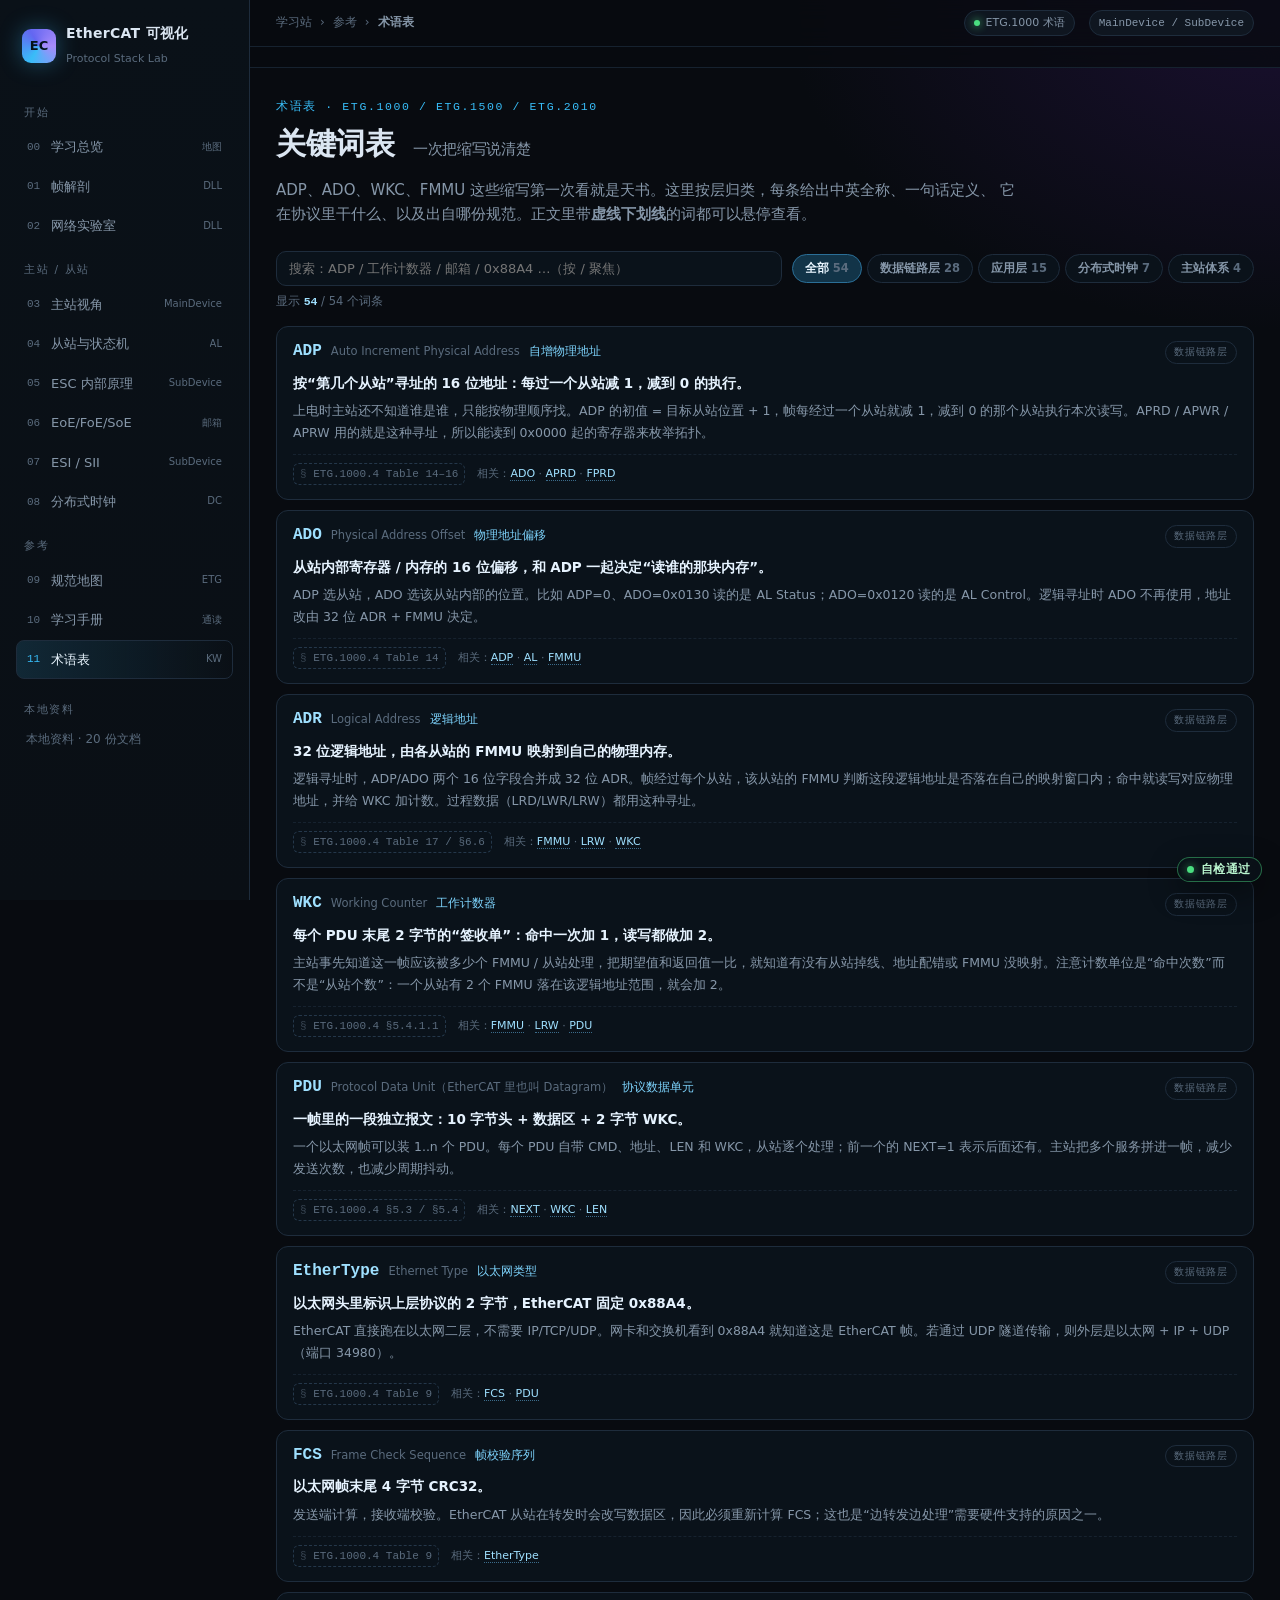
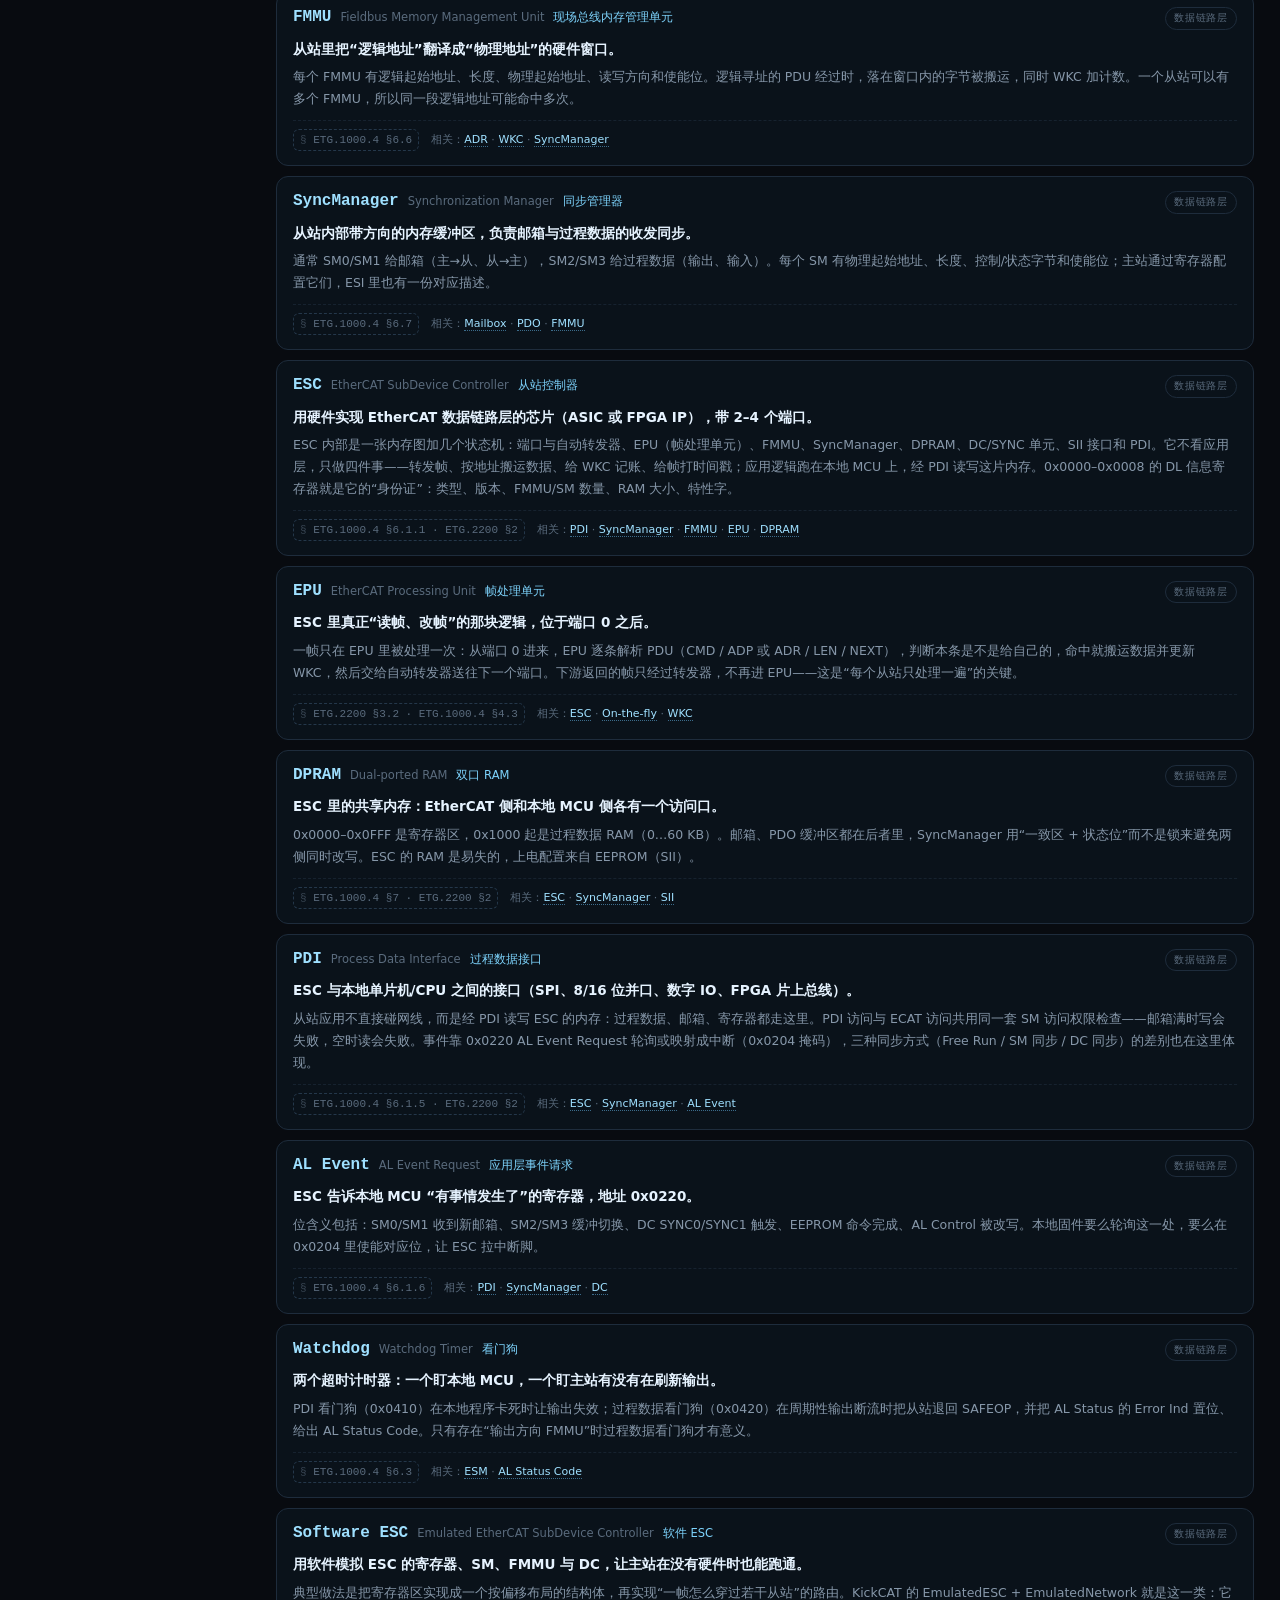
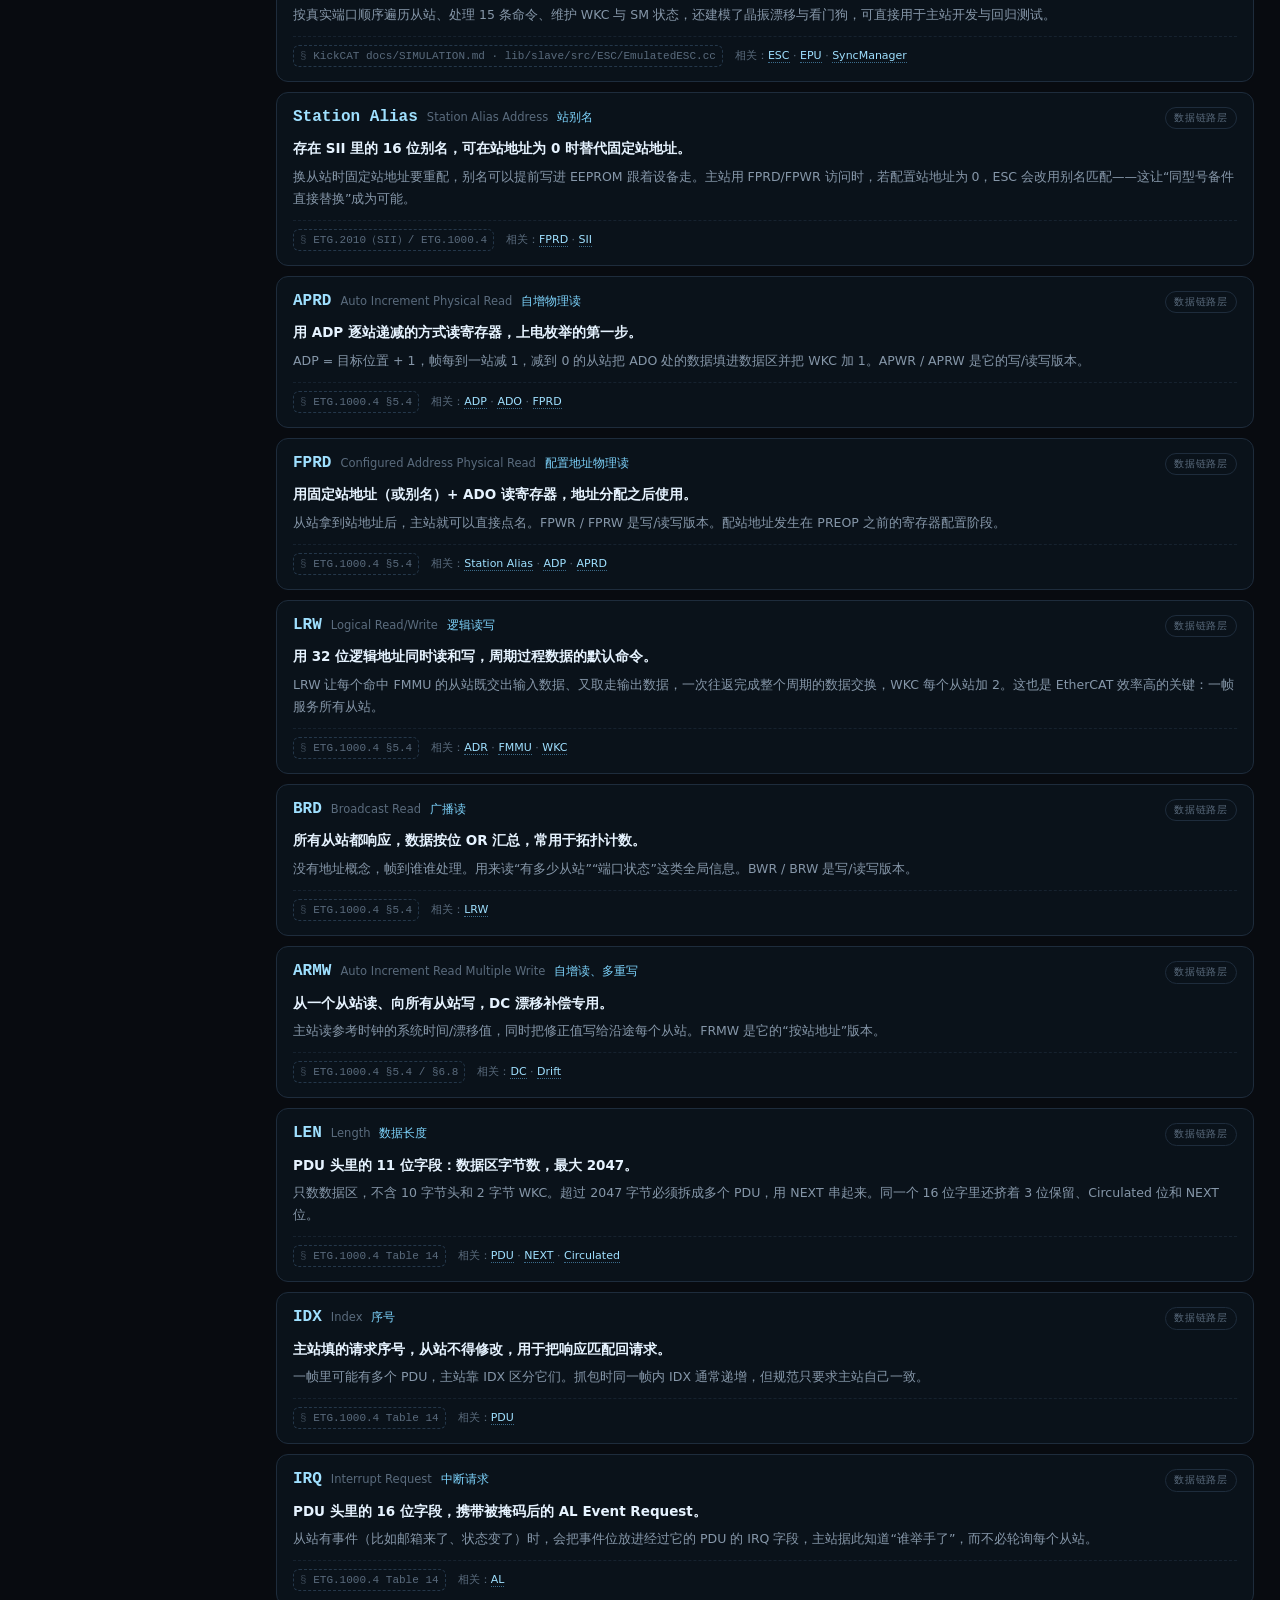
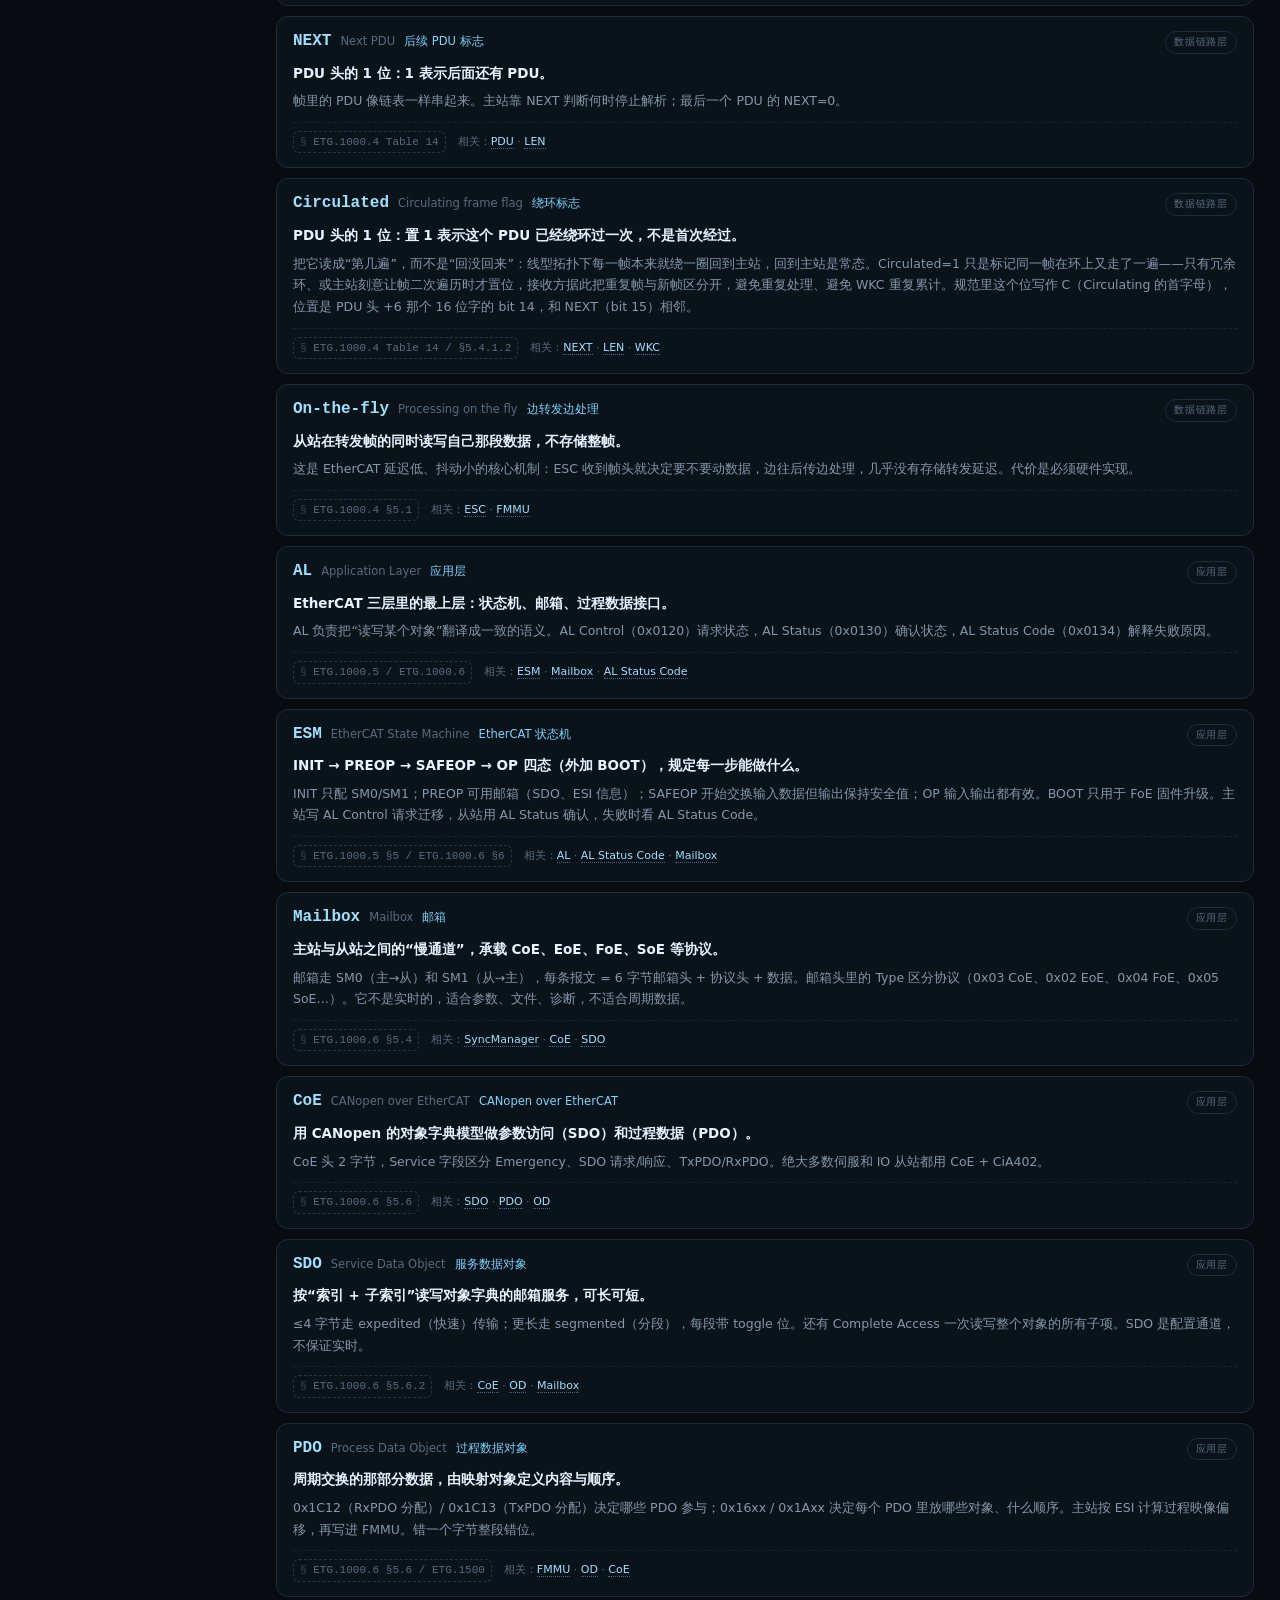
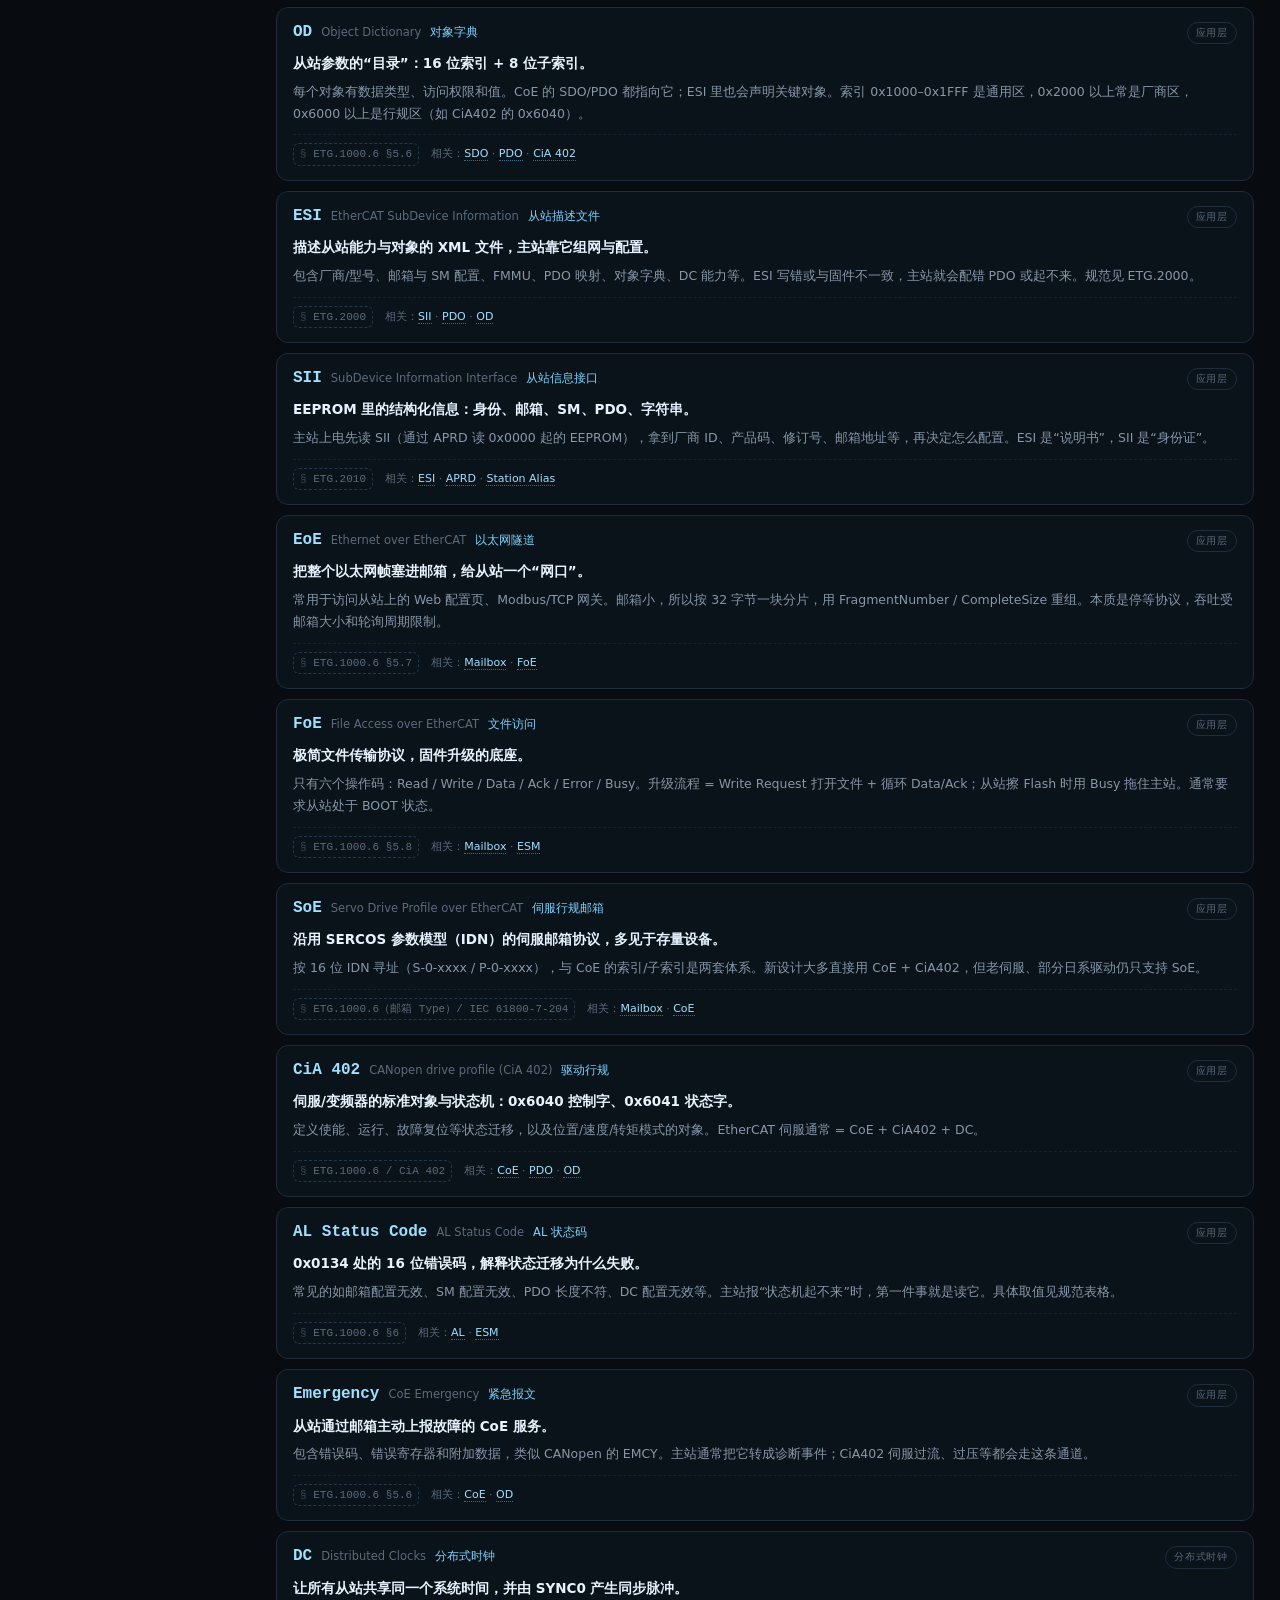
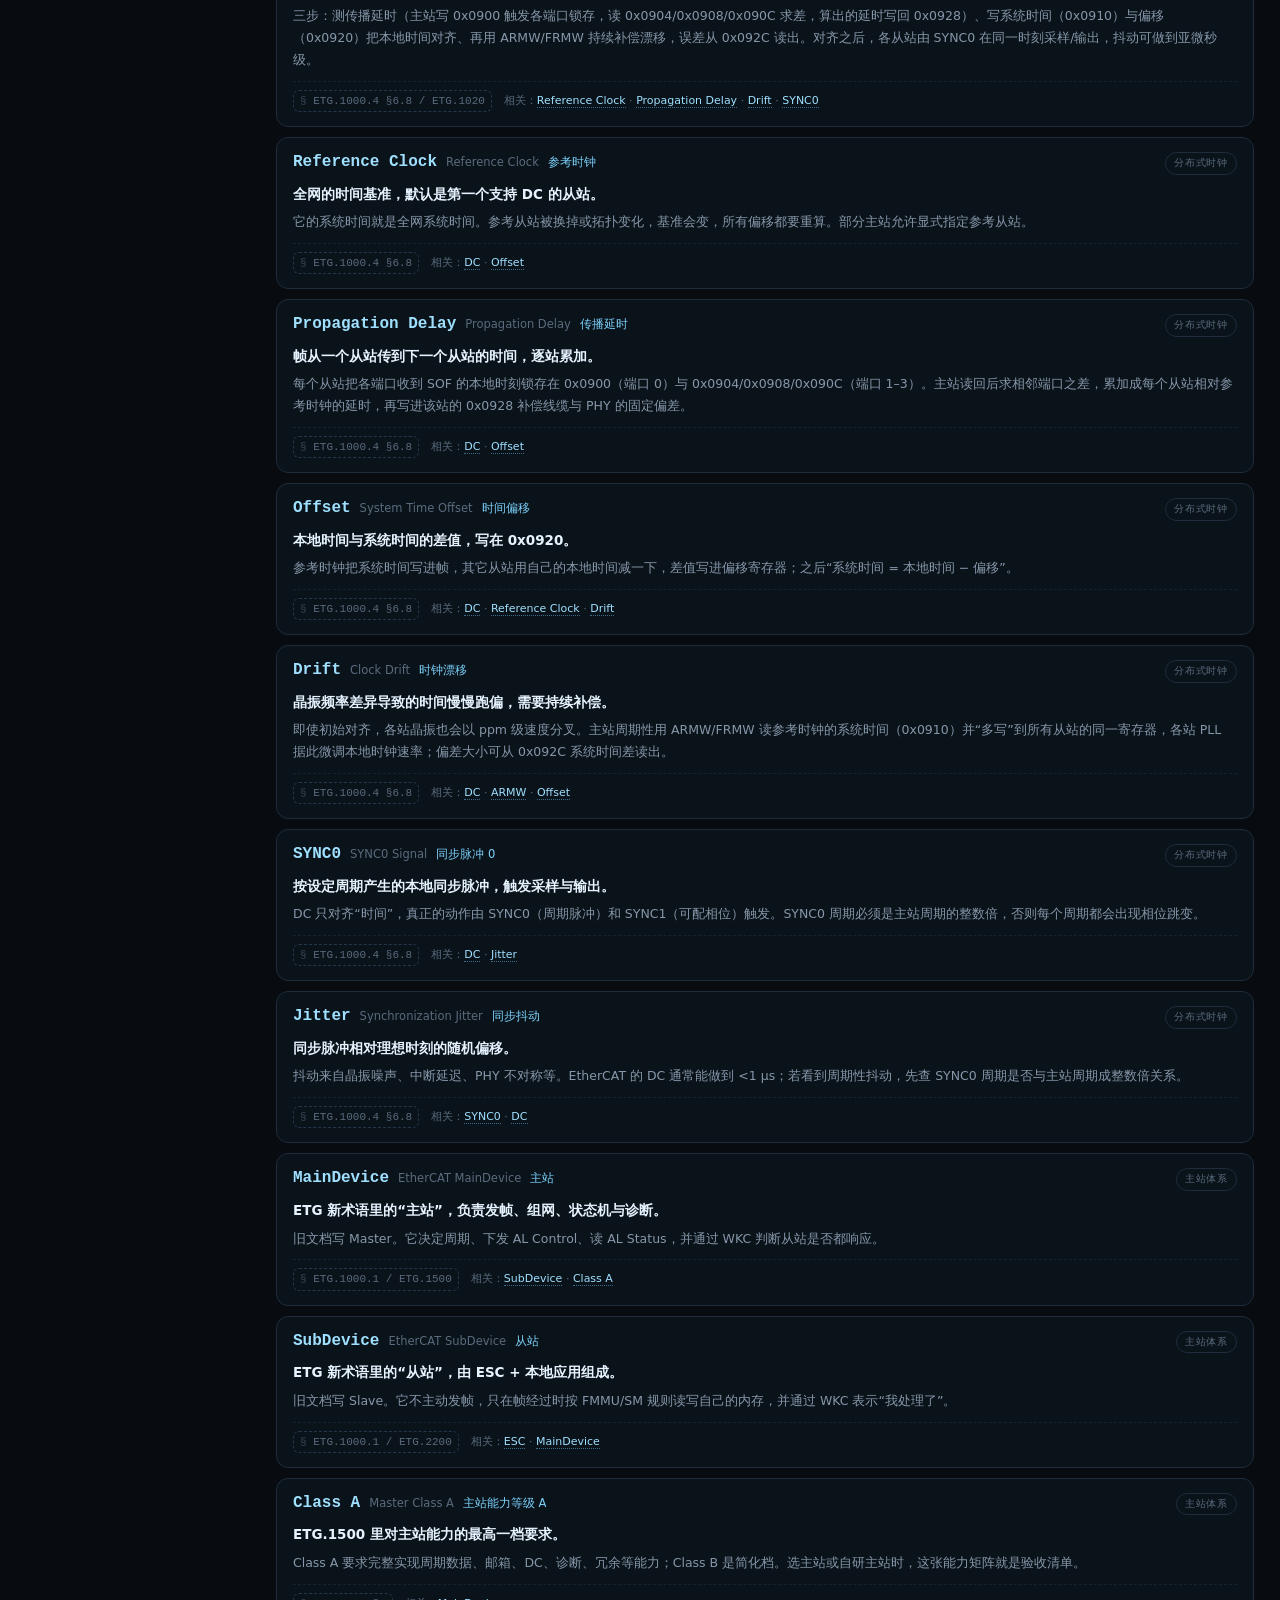
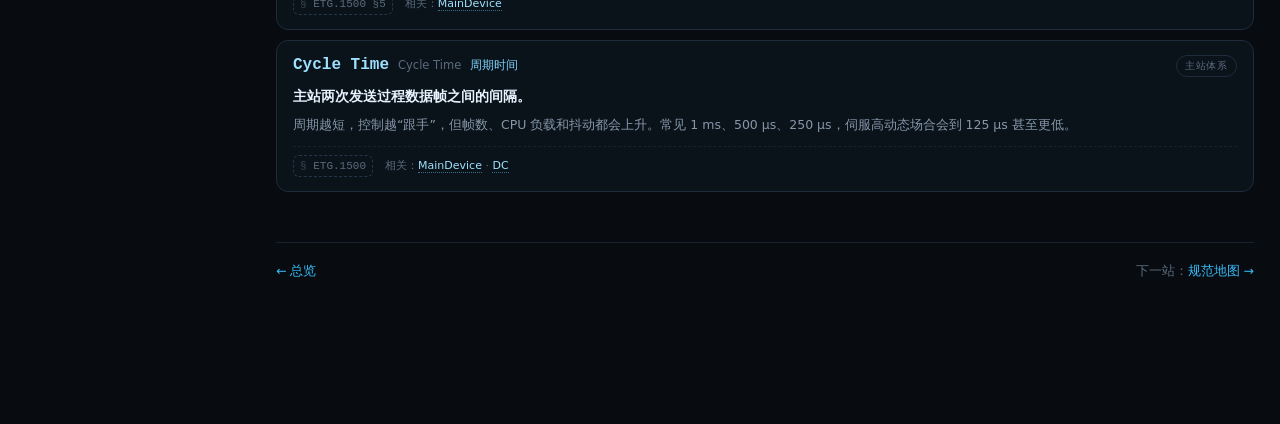
<file: glossary.html>
<!DOCTYPE html>
<html lang="zh-CN">
<head>
<meta charset="utf-8">
<meta name="viewport" content="width=device-width,initial-scale=1">
<title>术语表 · EtherCAT 可视化</title>
<link rel="icon" href="data:image/svg+xml,%3Csvg xmlns='http://www.w3.org/2000/svg' viewBox='0 0 32 32'%3E%3Crect width='32' height='32' rx='8' fill='%230b1c26'/%3E%3Crect x='5' y='5' width='22' height='22' rx='5' fill='none' stroke='%2338bdf8' stroke-width='2'/%3E%3Ctext x='16' y='21' font-family='monospace' font-size='11' font-weight='700' fill='%237dd3fc' text-anchor='middle'%3EEC%3C/text%3E%3C/svg%3E">
<link rel="stylesheet" href="assets/css/style.css">
<style>
  .g-bar{display:flex;gap:10px;flex-wrap:wrap;align-items:center;margin:14px 0 6px}
  .g-search{
    flex:1 1 260px; min-width:220px;
    background:#0a121a; border:1px solid var(--line); border-radius:10px;
    padding:9px 12px; color:var(--text); font:13px var(--sans);
  }
  .g-search:focus{ outline:none; border-color:#2b6f97; box-shadow:0 0 0 3px rgba(56,189,248,.12); }
  .g-chips{display:flex;gap:5px;flex-wrap:wrap}
  .g-chips button{
    font:600 11.5px var(--sans); color:var(--text-dim); background:#0a121a;
    border:1px solid var(--line); border-radius:999px; padding:6px 12px; cursor:pointer;
  }
  .g-chips button:hover{ border-color:#2b6f97; color:#dff4ff; }
  .g-chips button.on{ background:#123448; border-color:#2b6f97; color:#eaf6ff; }
  .g-count{font-size:11.5px;color:var(--text-faint);margin:2px 0 14px}
  .g-count b{color:#9fe0ff;font-family:var(--mono)}

  .g-list{display:grid;gap:10px}
  .g-term{
    border:1px solid var(--line); border-radius:12px; background:#0a121a;
    padding:14px 16px; scroll-margin-top:70px;
  }
  .g-term:target,.g-term.hit{ border-color:#2b6f97; box-shadow:0 0 0 3px rgba(56,189,248,.12); }
  .g-head{display:flex;align-items:baseline;gap:9px;flex-wrap:wrap}
  .g-term h3{margin:0;font:700 16px var(--mono);color:#9fe0ff}
  .g-full{font-size:11.5px;color:var(--text-faint)}
  .g-zh{font-size:11.5px;color:#7dd3fc}
  .g-grp{margin-left:auto;font-size:10px;letter-spacing:.08em;text-transform:uppercase;color:var(--text-faint);border:1px solid var(--line);border-radius:999px;padding:2px 8px}
  .g-short{margin:9px 0 0;font-size:13.5px;color:#e6f3ff;font-weight:600;line-height:1.6}
  .g-detail{margin:6px 0 0;font-size:12.5px;color:var(--text-dim);line-height:1.75}
  .g-foot{display:flex;gap:12px;flex-wrap:wrap;align-items:center;margin-top:10px;padding-top:8px;border-top:1px dashed #16222f;font-size:11px}
  .g-rel{color:var(--text-faint)}
  .g-rel a{color:#9fe0ff;text-decoration:none;border-bottom:1px dotted #3b6b8a}
  .g-rel a:hover{color:#dff4ff}
  .g-empty{padding:26px;text-align:center;color:var(--text-faint);font-size:13px;border:1px dashed var(--line);border-radius:12px}
  @media (max-width:640px){ .g-grp{display:none} }
</style>
</head>
<body>
<div class="shell">
  <div class="side" id="side-slot"></div>
  <div class="main">
    <div class="topbar" id="top-slot"></div>
    <div class="wrap">

      <div class="page-head">
        <div class="eyebrow">术语表 · ETG.1000 / ETG.1500 / ETG.2010</div>
        <h1>关键词表 <small>一次把缩写说清楚</small></h1>
        <p class="lede">
          ADP、ADO、WKC、FMMU 这些缩写第一次看就是天书。这里按层归类，每条给出中英全称、一句话定义、
          它在协议里干什么、以及出自哪份规范。正文里带<b>虚线下划线</b>的词都可以悬停查看。
        </p>
      </div>

      <div class="g-bar">
        <input class="g-search" id="g-search" type="search" placeholder="搜索：ADP / 工作计数器 / 邮箱 / 0x88A4 …（按 / 聚焦）" autocomplete="off">
        <div class="g-chips" id="g-chips"></div>
      </div>
      <div class="g-count" id="g-count"></div>

      <div class="g-list" id="g-list"></div>

      <footer class="end">
        <a href="index.html">← 总览</a>
        <span>下一站：<a href="spec.html">规范地图 →</a></span>
      </footer>
    </div>
  </div>
</div>

<script src="assets/js/ec-core.js"></script>
<script>
const { renderShell } = EC_UI;
const GLOSSARY = EC_DATA.GLOSSARY;

renderShell({ active: 'glossary', crumbs: ['学习站', '参考', '术语表'], title: 'ETG.1000 术语' });

const GROUPS = [
  { k: 'all', label: '全部' },
  { k: 'link', label: '数据链路层' },
  { k: 'al', label: '应用层' },
  { k: 'dc', label: '分布式时钟' },
  { k: 'master', label: '主站体系' },
];
const GROUP_LABEL = Object.fromEntries(GROUPS.map(g => [g.k, g.label]));

let filter = { q: '', g: 'all' };

function esc(s) {
  return String(s).replace(/&/g, '&amp;').replace(/</g, '&lt;').replace(/>/g, '&gt;');
}

function matches(t) {
  if (filter.g !== 'all' && t.g !== filter.g) return false;
  if (!filter.q) return true;
  const q = filter.q.toLowerCase();
  return [t.t, t.full, t.zh, t.short, t.detail, t.src, ...(t.alias || [])]
    .join(' ').toLowerCase().includes(q);
}

function renderChips() {
  const host = document.getElementById('g-chips');
  host.innerHTML = GROUPS.map(g => {
    const n = g.k === 'all' ? GLOSSARY.length : GLOSSARY.filter(t => t.g === g.k).length;
    return `<button data-g="${g.k}" class="${filter.g === g.k ? 'on' : ''}">${g.label} <span class="faint">${n}</span></button>`;
  }).join('');
}

function renderList() {
  const list = GLOSSARY.filter(matches);
  const host = document.getElementById('g-list');
  document.getElementById('g-count').innerHTML =
    `显示 <b>${list.length}</b> / ${GLOSSARY.length} 个词条` +
    (filter.q ? ` · 关键词 “${esc(filter.q)}”` : '');

  if (!list.length) {
    host.innerHTML = '<div class="g-empty">没有匹配的词条，换个关键词试试（支持中文、英文缩写、规范号）。</div>';
    return;
  }

  host.innerHTML = list.map(t => {
    const rel = (t.rel || []).map(k => GLOSSARY.find(x => x.k === k)).filter(Boolean);
    return `<article class="g-term" id="k-${t.k}" data-g="${t.g}" data-k="${t.k}">
      <div class="g-head">
        <h3>${esc(t.t)}</h3>
        <span class="g-full">${esc(t.full)}</span>
        <span class="g-zh">${esc(t.zh)}</span>
        <span class="g-grp">${GROUP_LABEL[t.g] || t.g}</span>
      </div>
      <p class="g-short">${esc(t.short)}</p>
      <p class="g-detail">${esc(t.detail)}</p>
      <div class="g-foot">
        <span class="src">${esc(t.src)}</span>
        ${rel.length ? `<span class="g-rel">相关：${rel.map(r => `<a href="#k-${r.k}">${esc(r.t)}</a>`).join(' · ')}</span>` : ''}
      </div>
    </article>`;
  }).join('');
}

function highlightHash() {
  const id = location.hash.replace('#', '');
  document.querySelectorAll('.g-term.hit').forEach(n => n.classList.remove('hit'));
  if (!id) return;
  const el = document.getElementById(id);
  if (!el) return;
  el.classList.add('hit');
  setTimeout(() => el.scrollIntoView({ block: 'center', behavior: 'smooth' }), 60);
}

document.getElementById('g-chips').addEventListener('click', e => {
  const b = e.target.closest('button'); if (!b) return;
  filter.g = b.dataset.g;
  renderChips();
  renderList();
});

document.getElementById('g-search').addEventListener('input', e => {
  filter.q = e.target.value.trim();
  renderList();
});

document.addEventListener('keydown', e => {
  if (e.key === '/' && document.activeElement !== document.getElementById('g-search')) {
    e.preventDefault();
    document.getElementById('g-search').focus();
  }
});

window.addEventListener('hashchange', highlightHash);

renderChips();
renderList();
highlightHash();
</script>

<div class="selfcheck sc-idle" id="selfcheck" data-state="idle" role="status" aria-live="polite" tabindex="0"
     title="脚本未执行：若通过 file:// 打开，请确认 assets/js/ec-core.js 存在；否则按 F12 查看控制台">
  <span class="sc-dot"></span><span class="sc-text">脚本未执行</span>
</div>

</body>
</html>
</file>
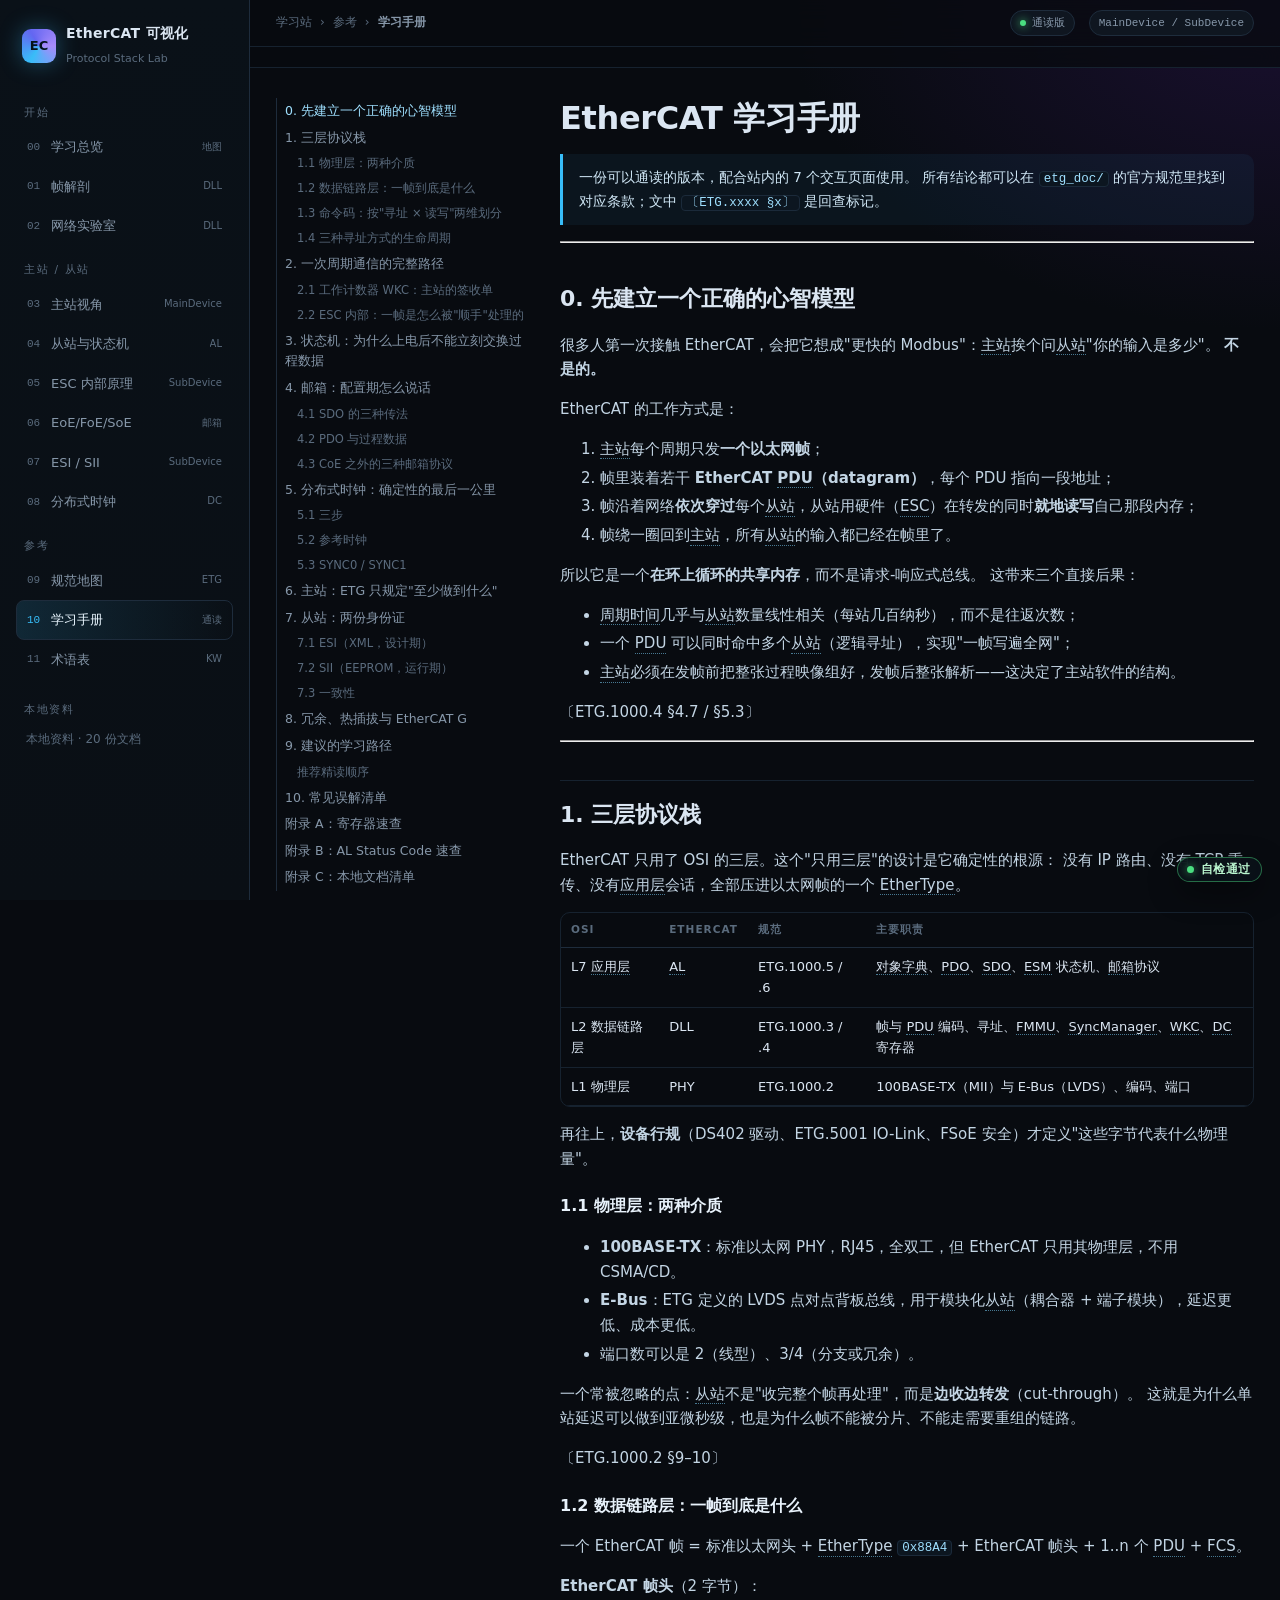
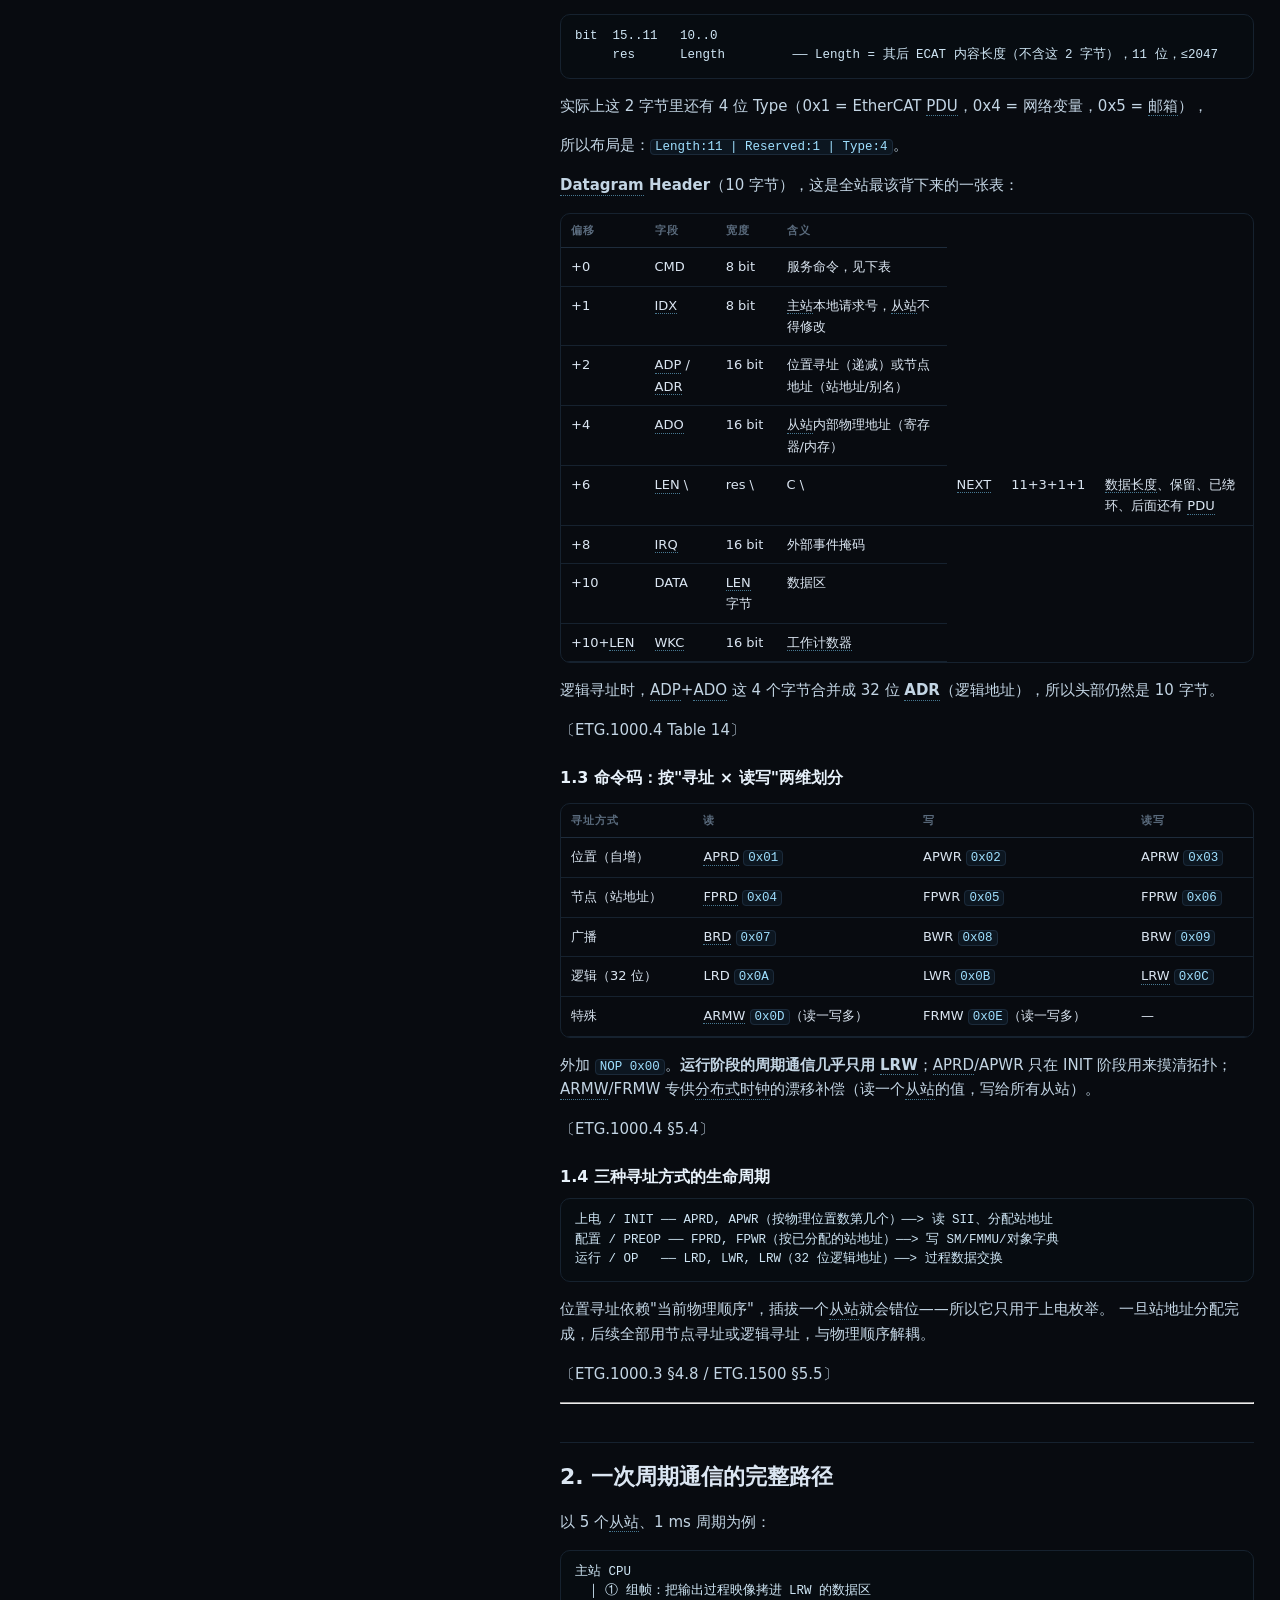
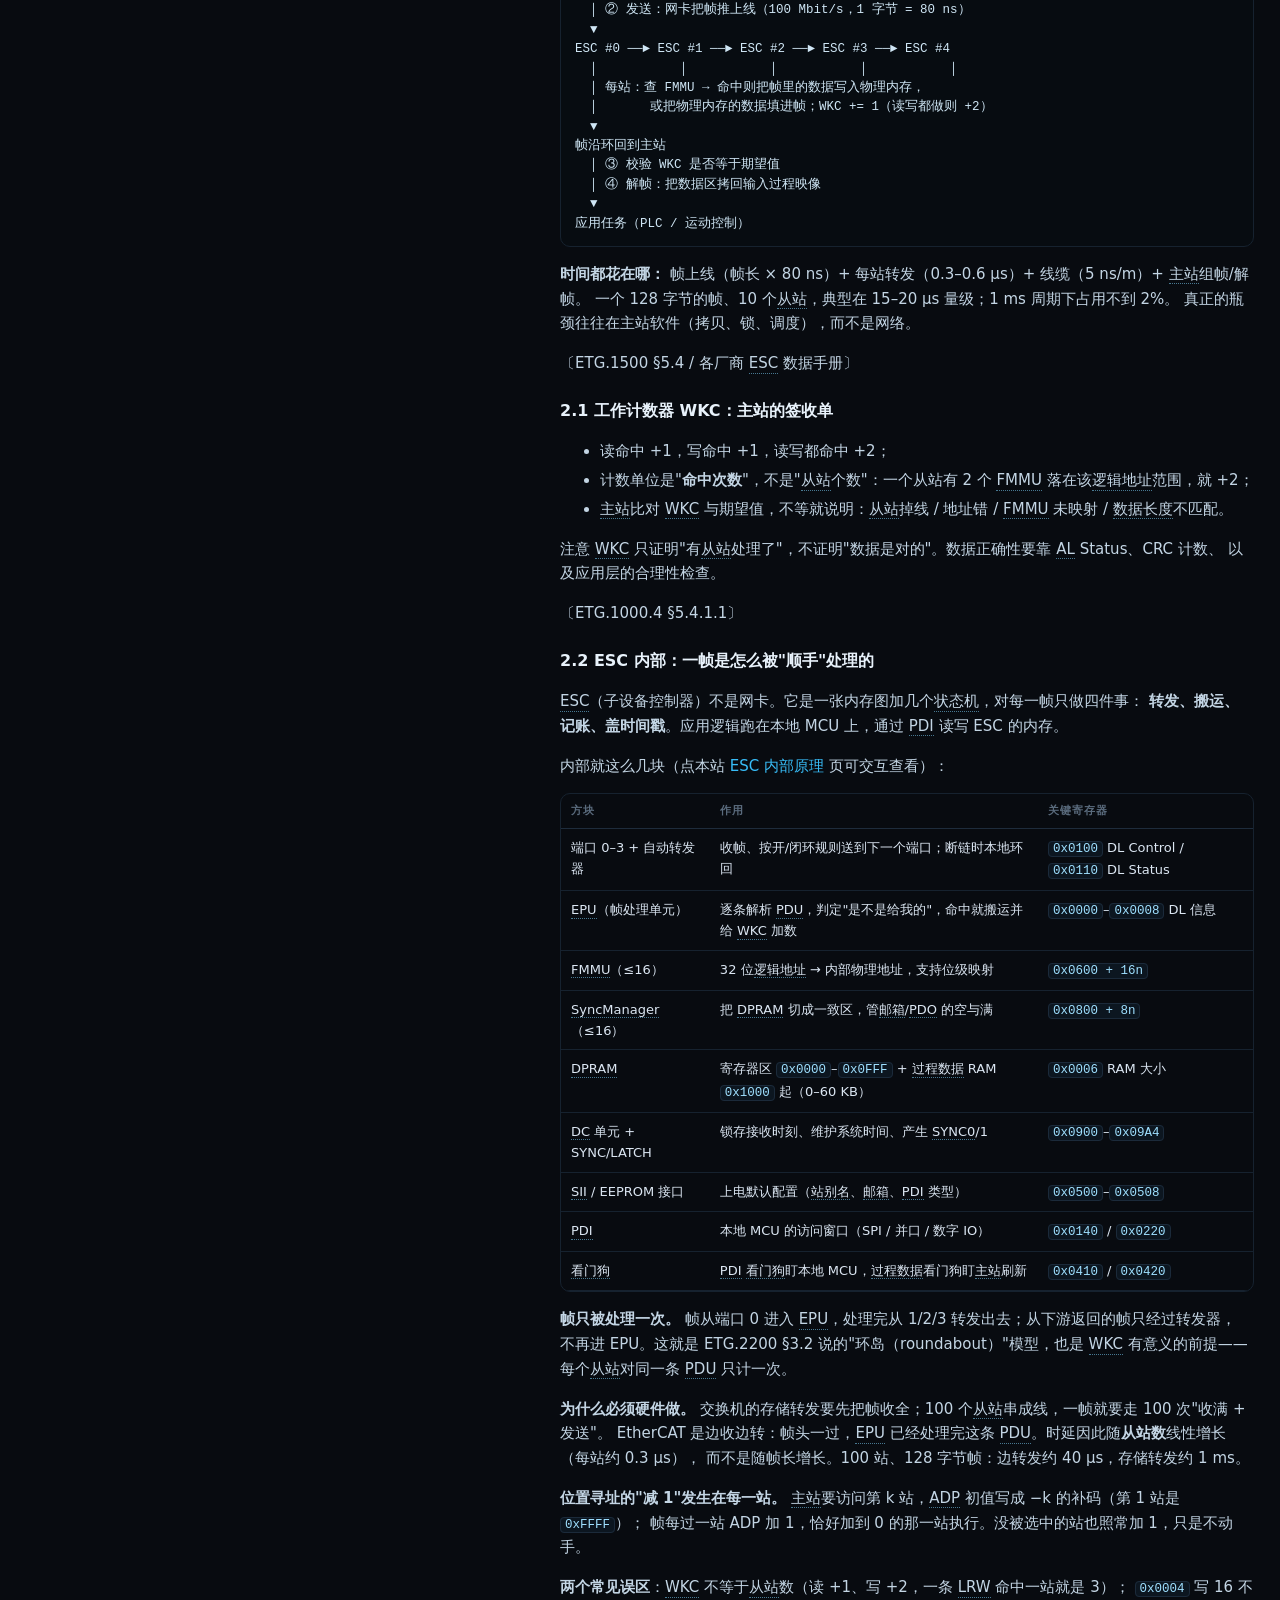
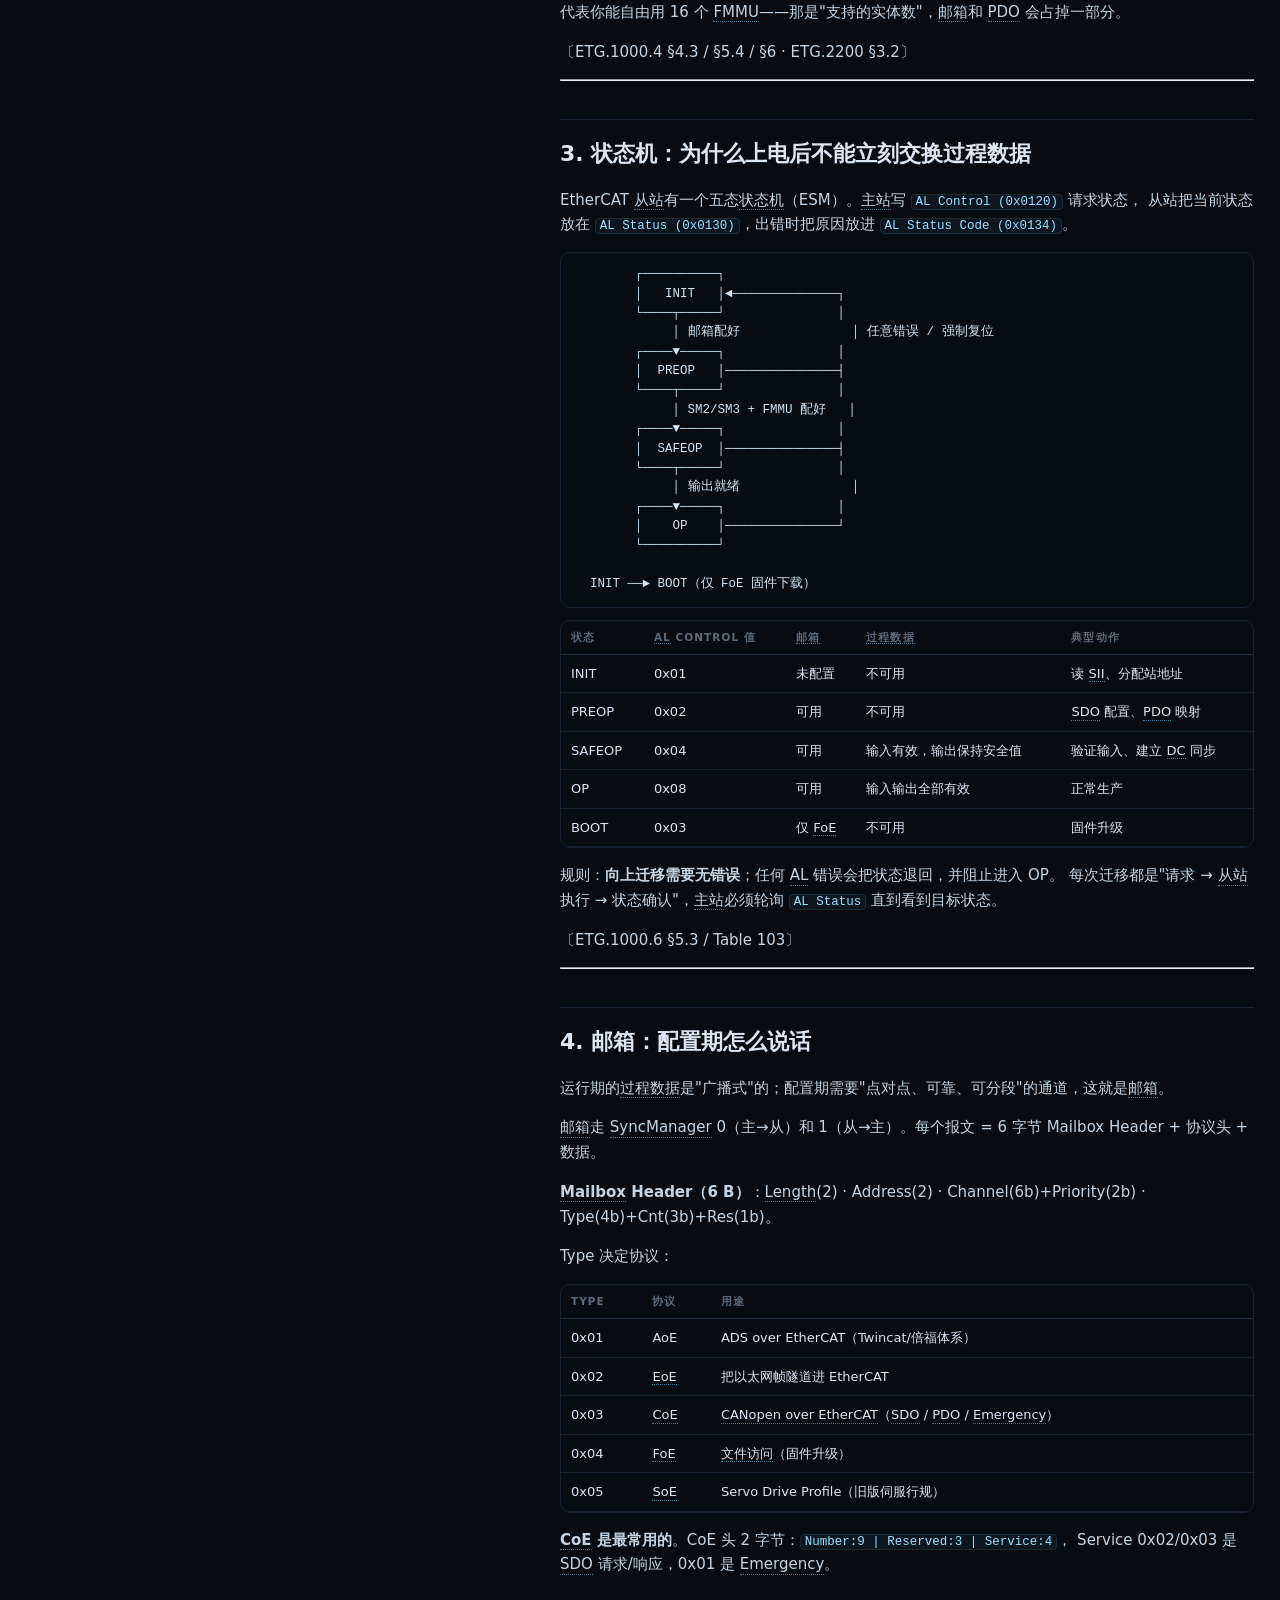
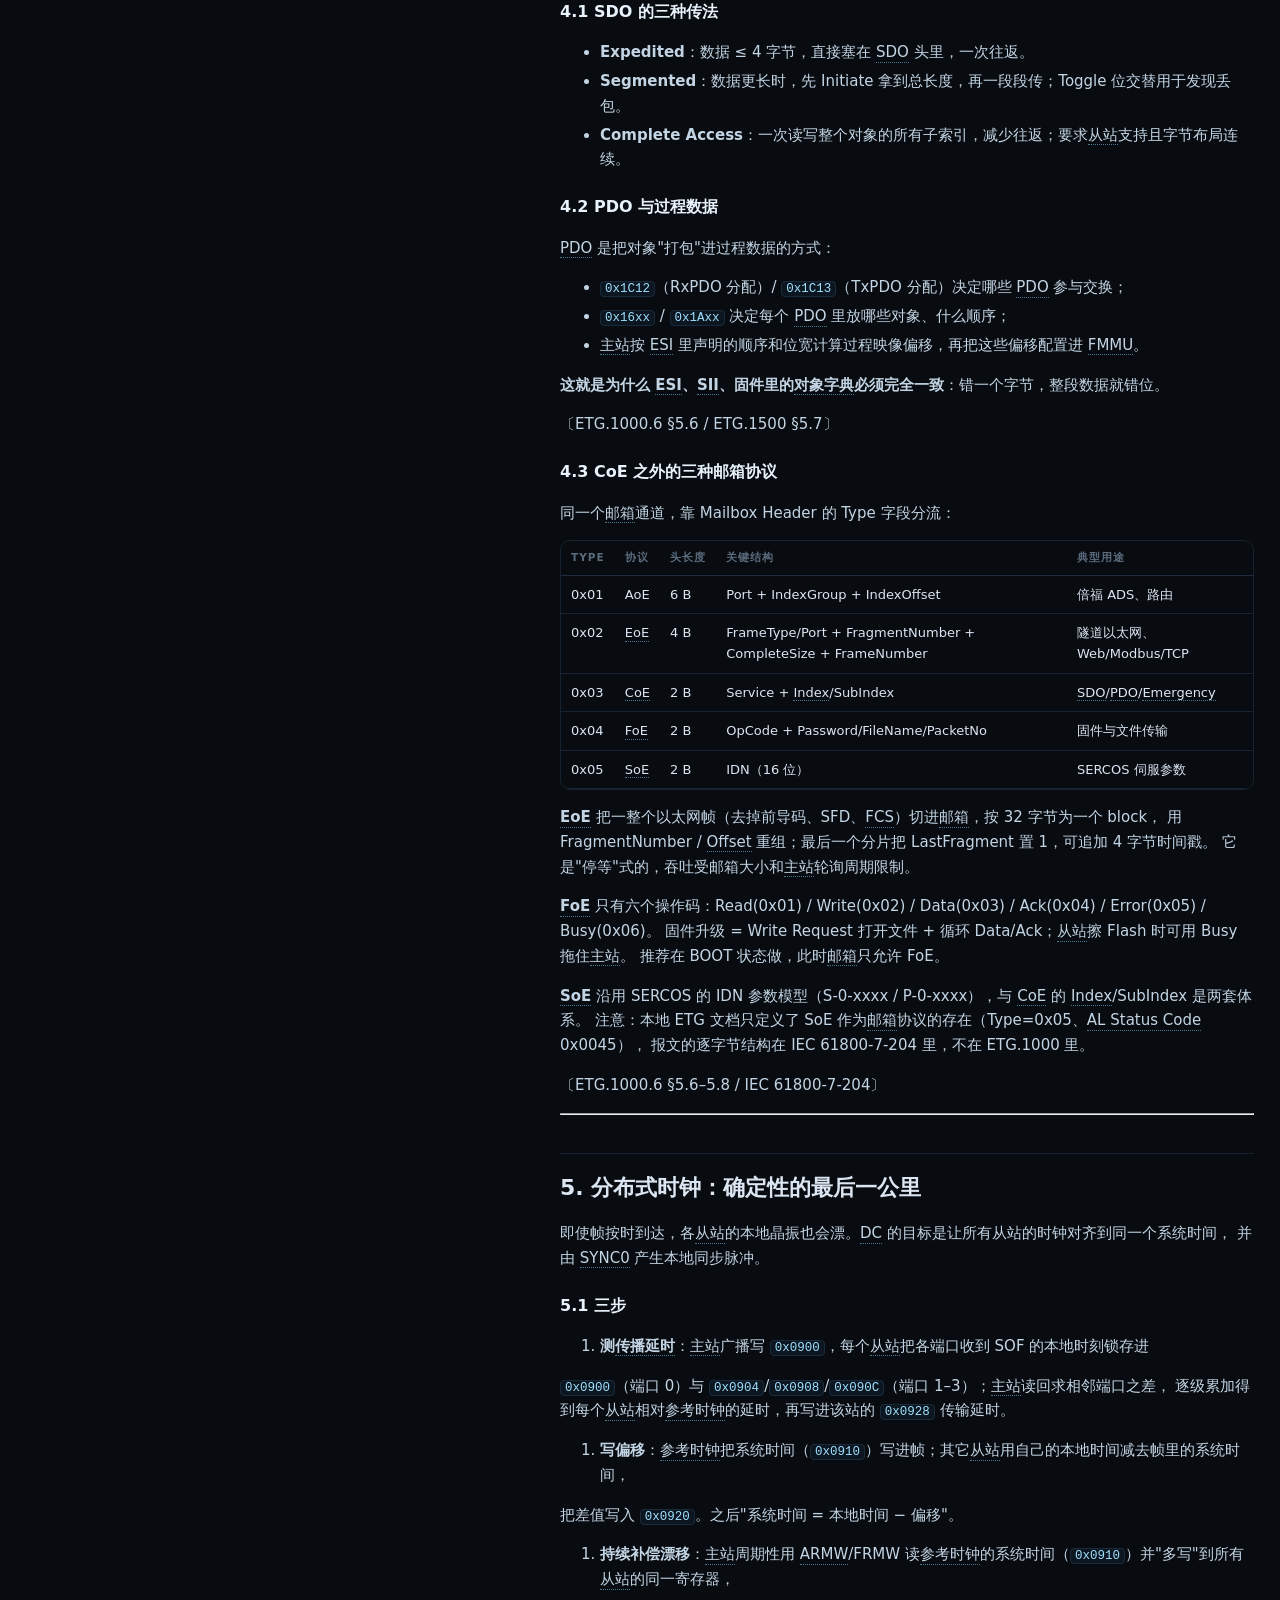
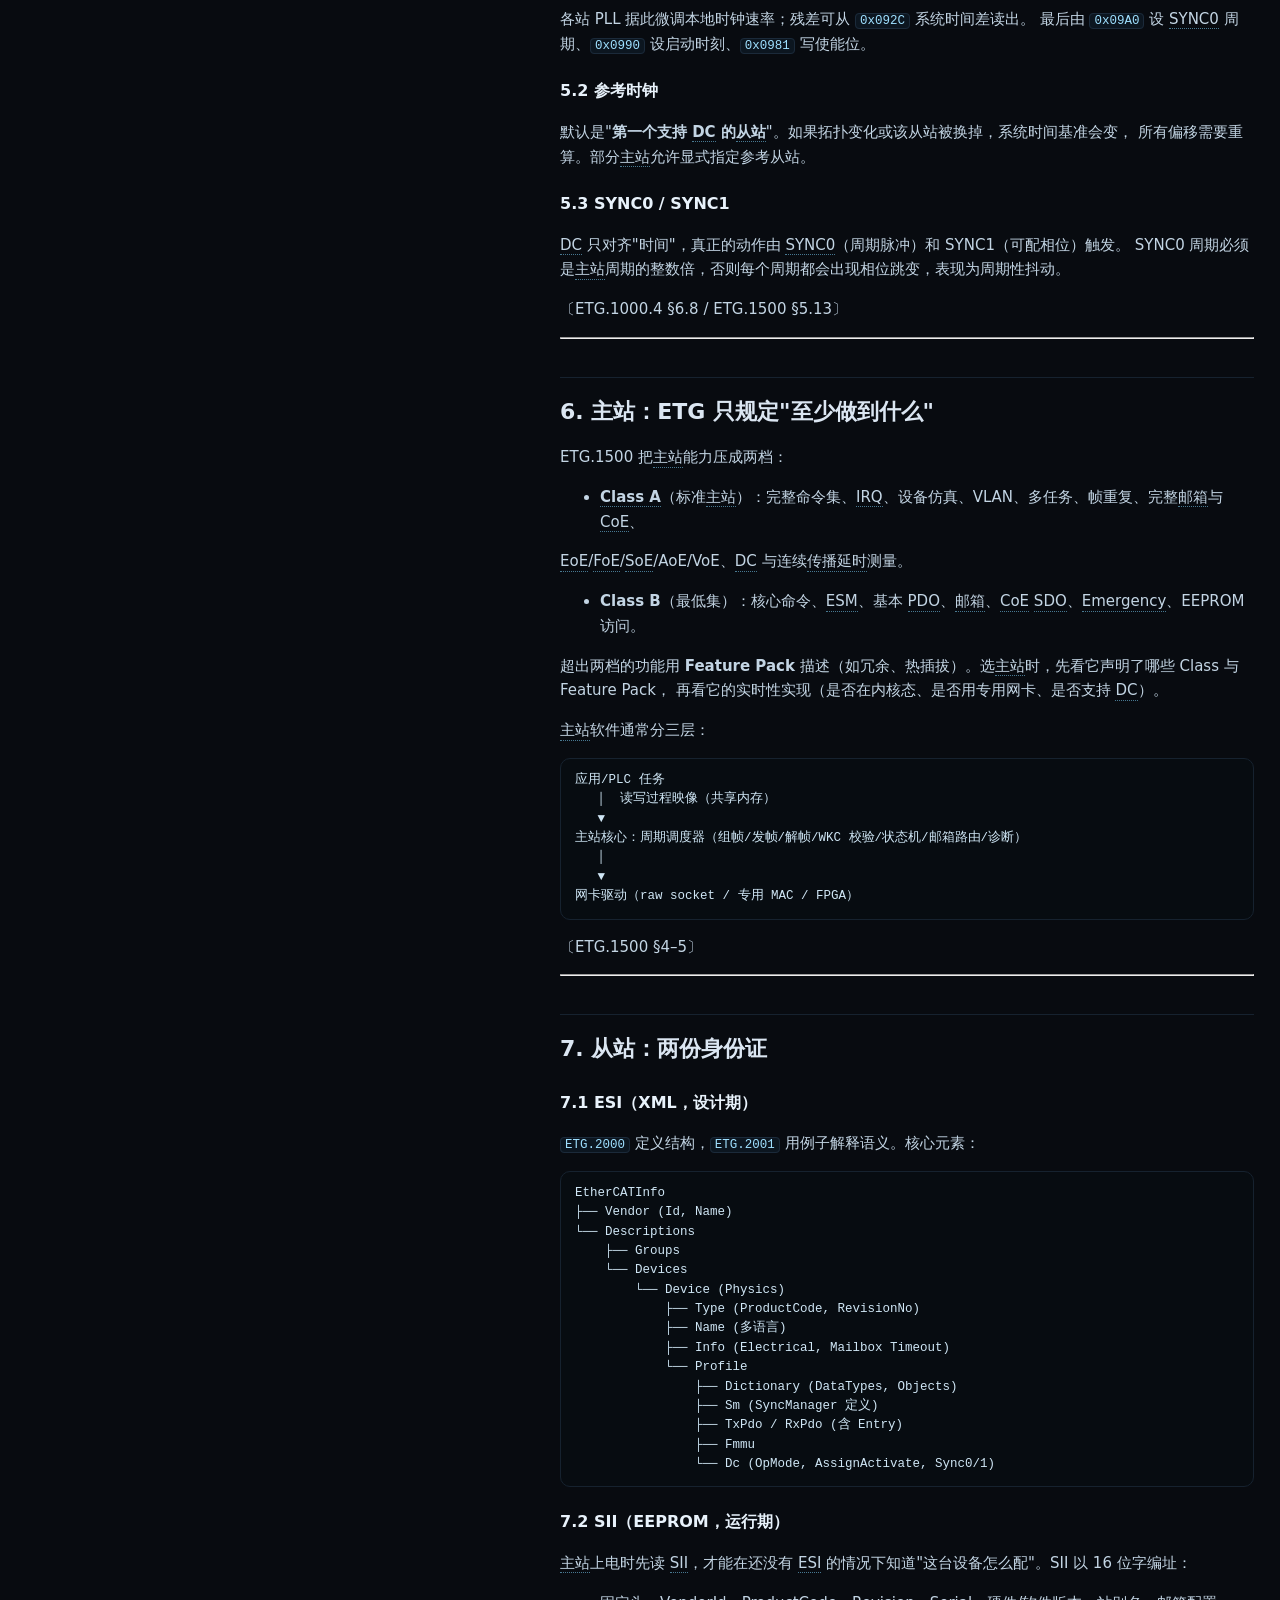
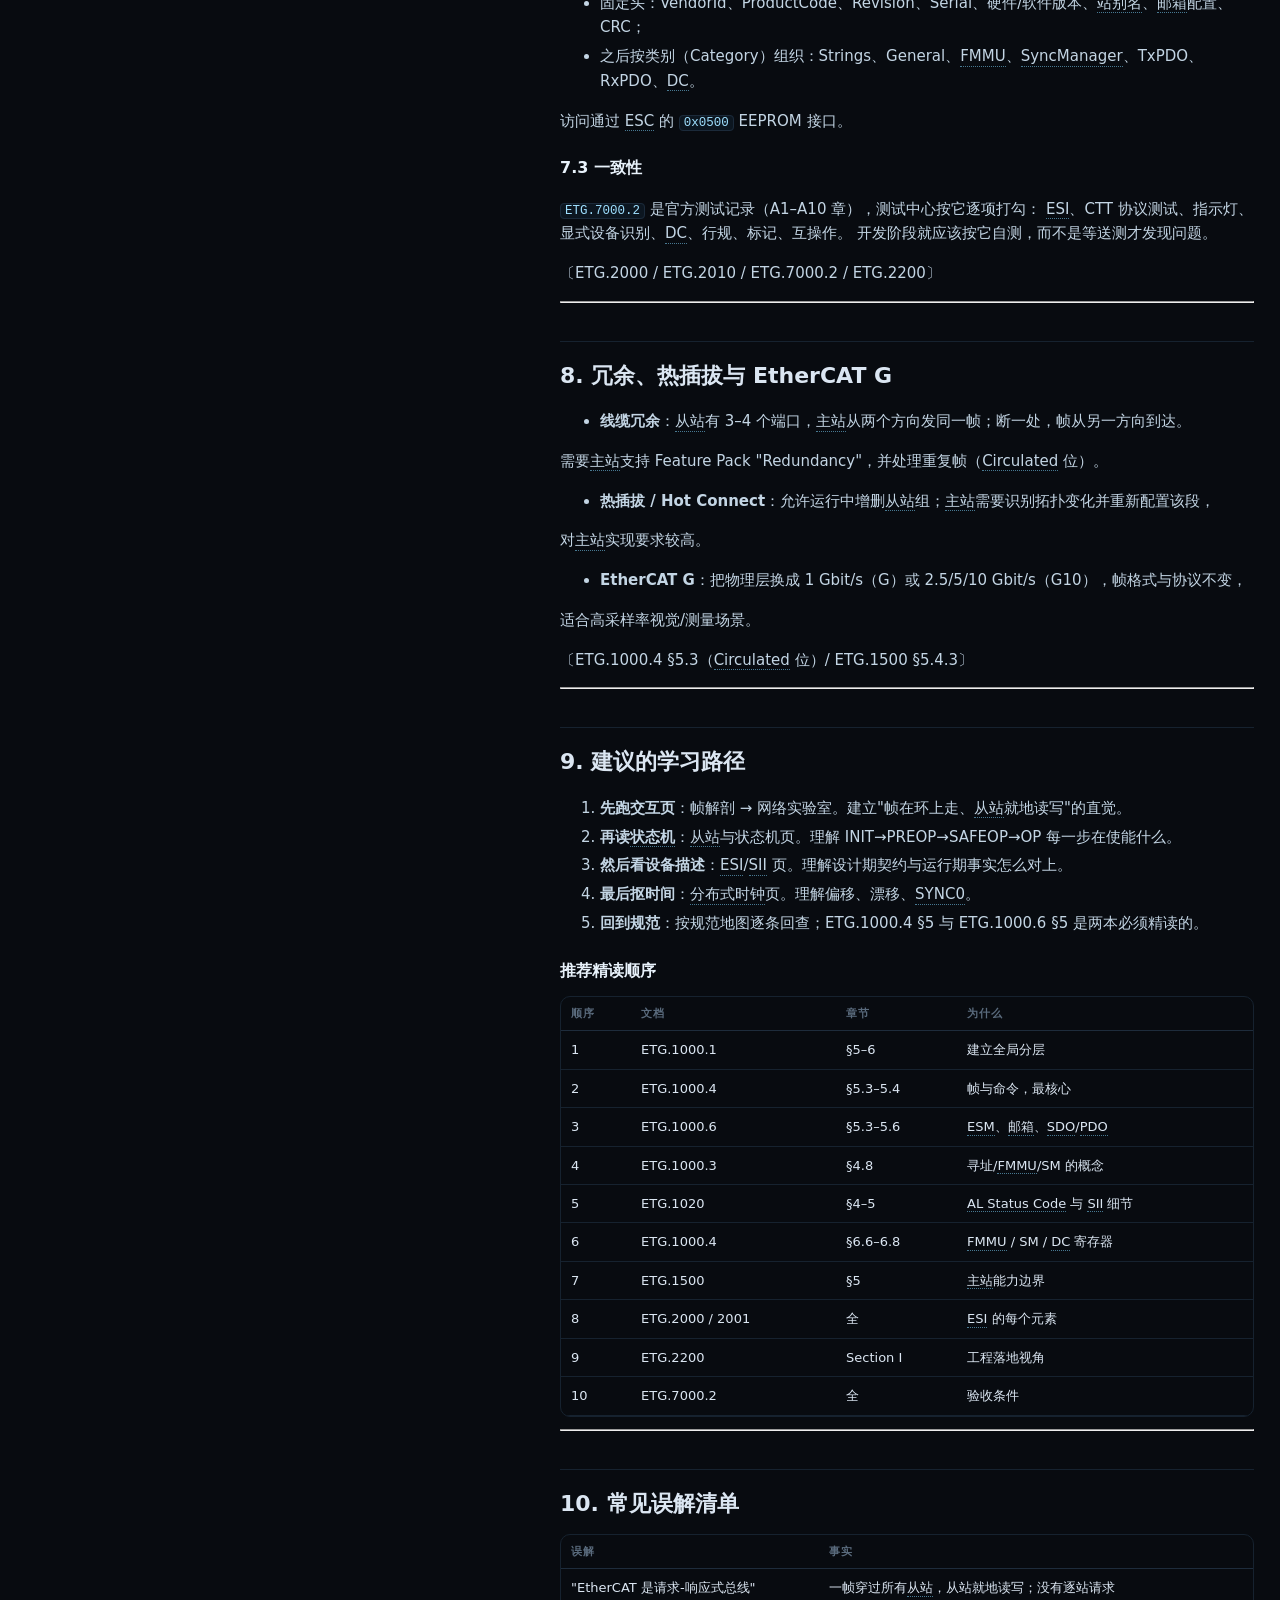
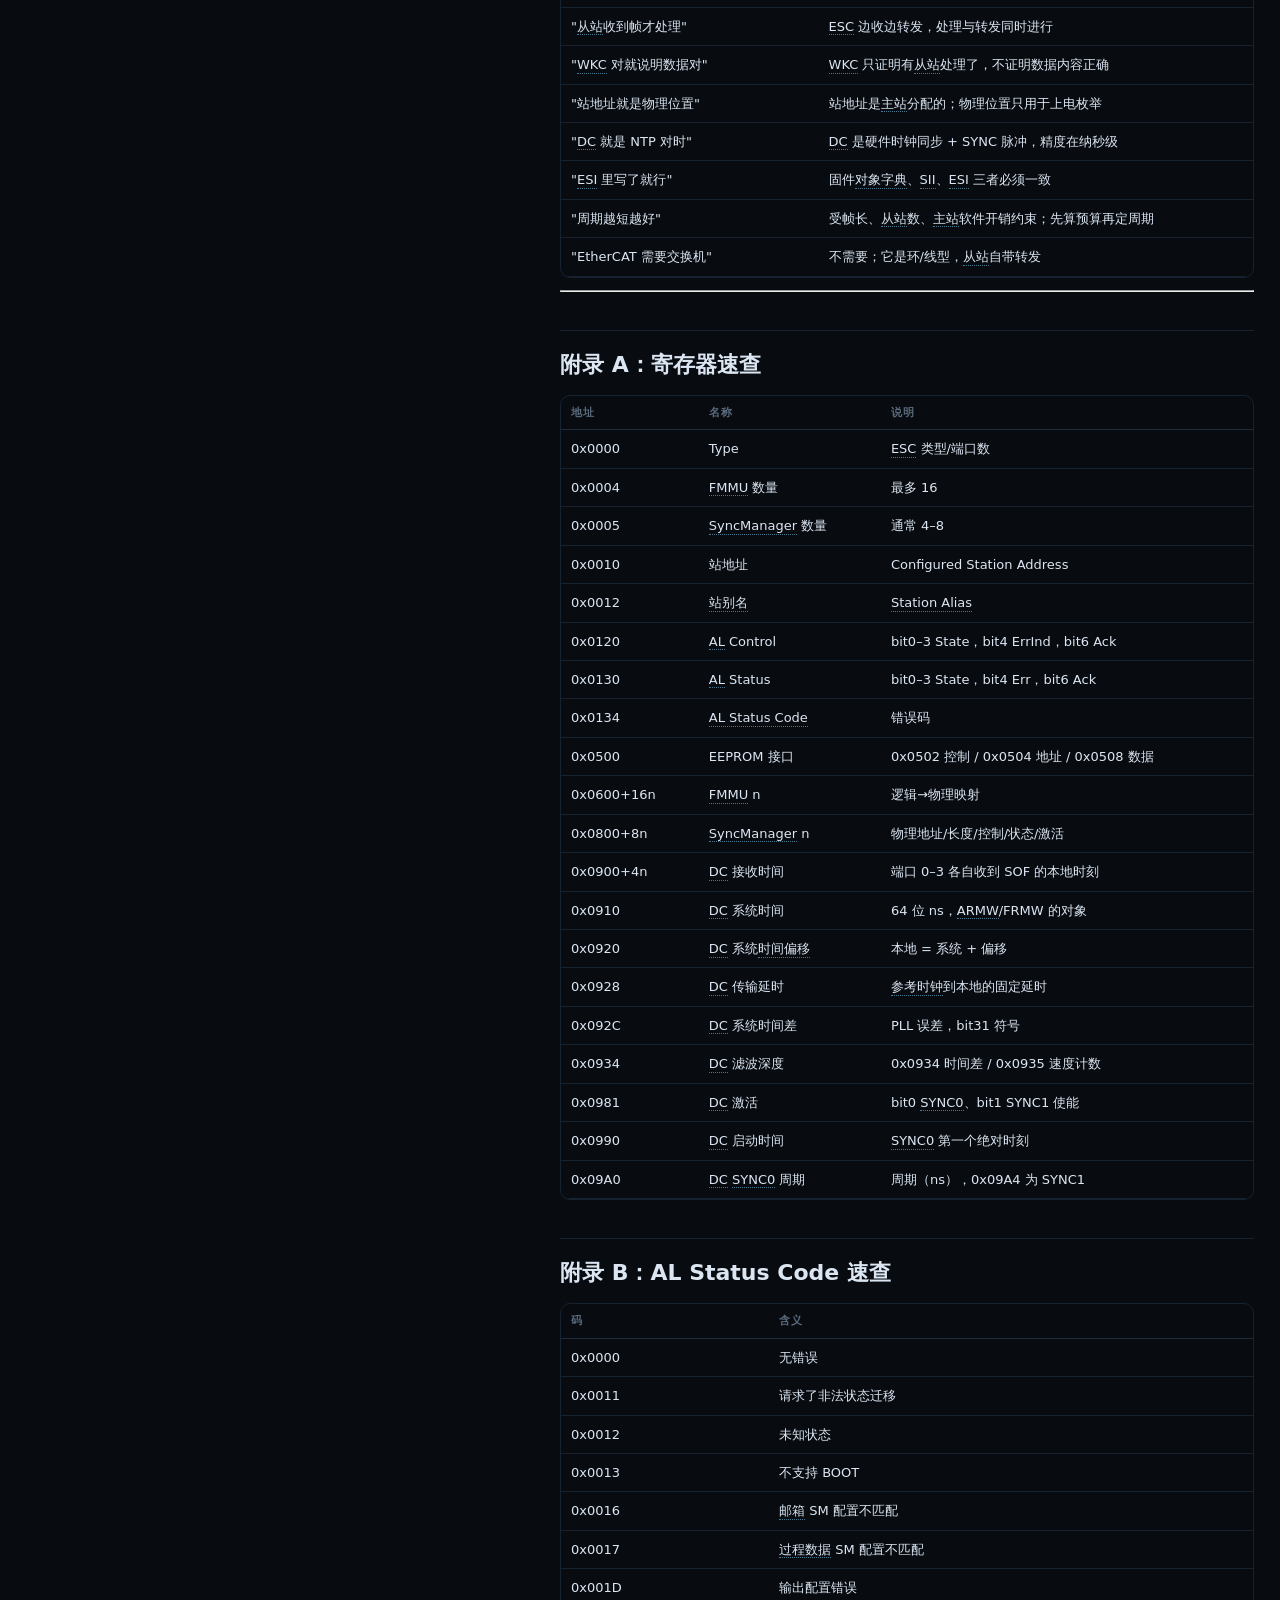
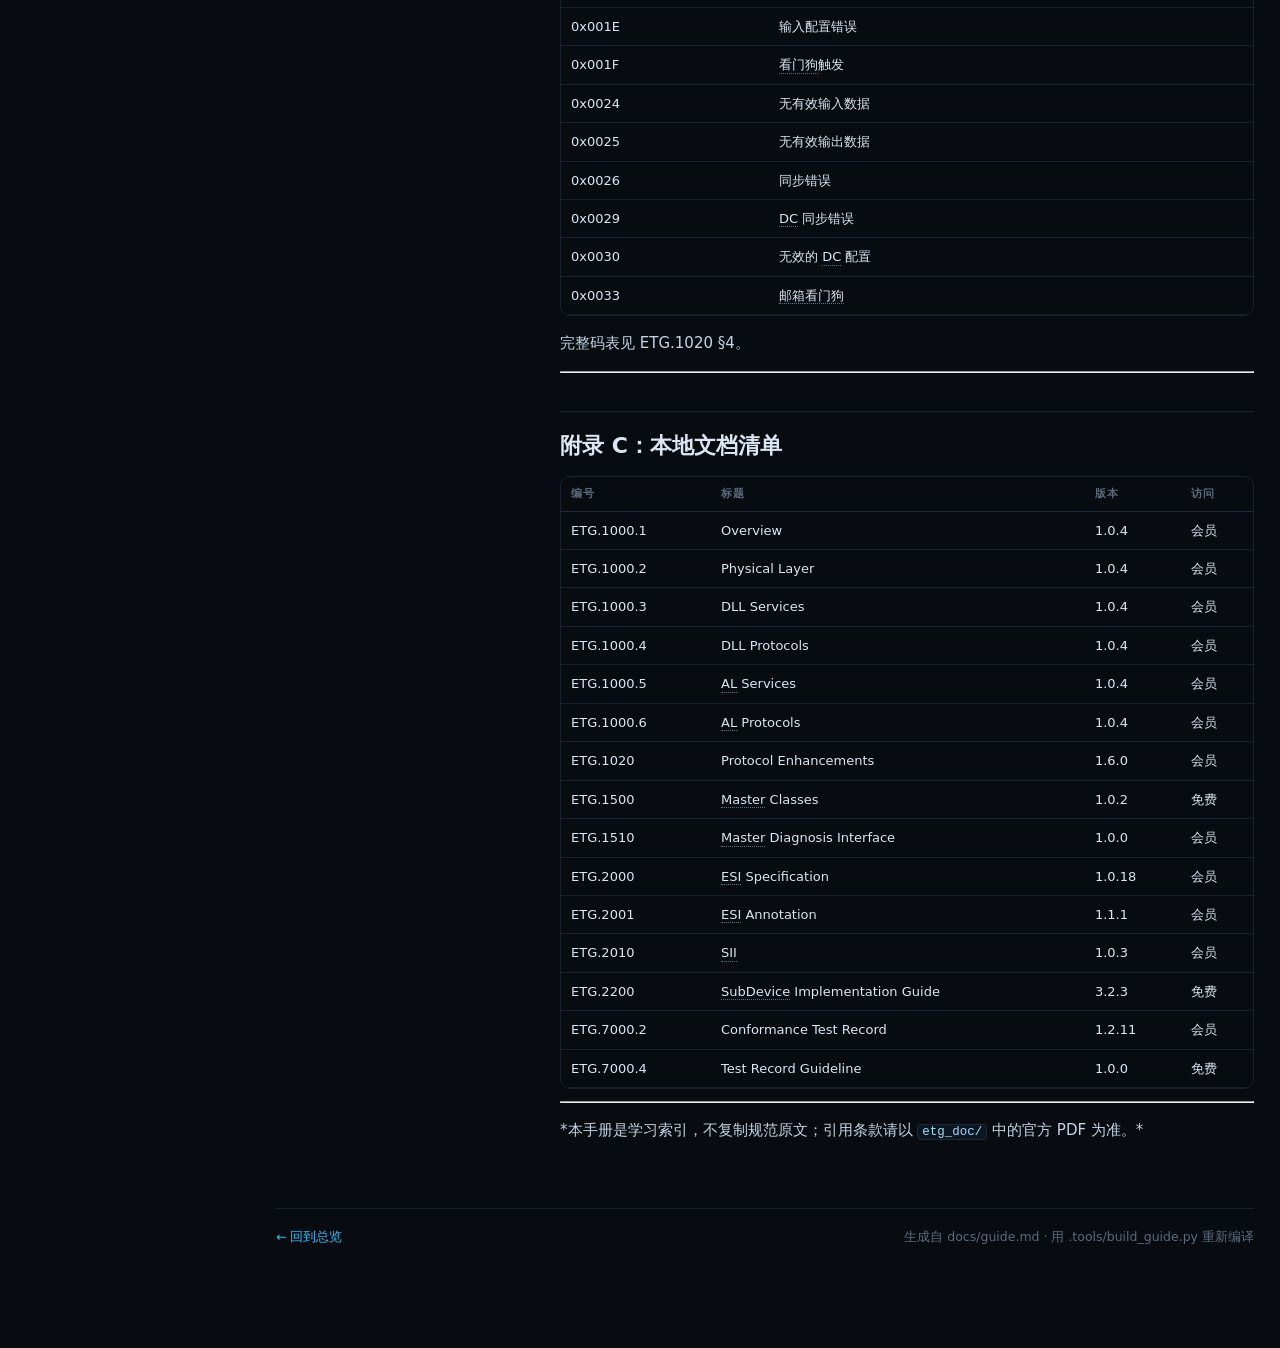
<file: guide.html>
<!DOCTYPE html>
<html lang="zh-CN">
<head>
<meta charset="utf-8">
<meta name="viewport" content="width=device-width,initial-scale=1">
<title>EtherCAT 学习手册 · 通读版</title>
<link rel="icon" href="data:image/svg+xml,%3Csvg xmlns='http://www.w3.org/2000/svg' viewBox='0 0 32 32'%3E%3Crect width='32' height='32' rx='8' fill='%230b1c26'/%3E%3Crect x='5' y='5' width='22' height='22' rx='5' fill='none' stroke='%2338bdf8' stroke-width='2'/%3E%3Ctext x='16' y='21' font-family='monospace' font-size='11' font-weight='700' fill='%237dd3fc' text-anchor='middle'%3EEC%3C/text%3E%3C/svg%3E">
<link rel="stylesheet" href="assets/css/style.css">
<style>
  .doc-grid{display:grid;grid-template-columns:250px minmax(0,1fr);gap:34px;align-items:start}
  .toc{position:sticky;top:64px;max-height:calc(100vh - 90px);overflow:auto;border-left:1px solid var(--line);padding-left:14px}
  .toc a{display:block;color:var(--text-dim);font-size:12.5px;padding:3px 0;text-decoration:none;border-left:2px solid transparent;padding-left:8px;margin-left:-16px}
  .toc a:hover{color:var(--text);border-left-color:#2b415a}
  .toc a.lvl3{font-size:11.5px;color:var(--text-faint);padding-left:20px}
  .toc a.on{color:#9fe0ff;border-left-color:var(--master)}
  .doc h1{font-size:32px;margin:0 0 8px}
  .doc h2{font-size:22px;margin:38px 0 12px}
  .doc h3{font-size:16px;margin:22px 0 8px}
  .doc p{color:#c3d5e4;max-width:82ch}
  .doc li{color:#c3d5e4;margin:4px 0}
  .doc code{background:#0c1620;border:1px solid #1b2a3a;border-radius:4px;padding:0 4px;font-size:12.5px;color:#9fe0ff}
  .doc pre.code code{background:none;border:0;padding:0;color:#cfe6f5}
  .doc .note{margin:16px 0}
  .doc .scroll{margin:12px 0}
  @media (max-width:1000px){.doc-grid{grid-template-columns:minmax(0,1fr)} .toc{display:none}}
</style>
</head>
<body>
<div class="shell">
  <div class="side" id="side-slot"></div>
  <div class="main">
    <div class="topbar" id="top-slot"></div>
    <div class="wrap">
      <div class="doc-grid">
        <aside class="toc" id="toc"><a href="#t-0-先建立一个正确的心智模型" class="lvl2">0. 先建立一个正确的心智模型</a>
<a href="#t-1-三层协议栈" class="lvl2">1. 三层协议栈</a>
<a href="#t-1-1-物理层-两种介质" class="lvl3">1.1 物理层：两种介质</a>
<a href="#t-1-2-数据链路层-一帧到底是什么" class="lvl3">1.2 数据链路层：一帧到底是什么</a>
<a href="#t-1-3-命令码-按-寻址-读写-两维划分" class="lvl3">1.3 命令码：按&quot;寻址 × 读写&quot;两维划分</a>
<a href="#t-1-4-三种寻址方式的生命周期" class="lvl3">1.4 三种寻址方式的生命周期</a>
<a href="#t-2-一次周期通信的完整路径" class="lvl2">2. 一次周期通信的完整路径</a>
<a href="#t-2-1-工作计数器-WKC-主站的签收单" class="lvl3">2.1 工作计数器 WKC：主站的签收单</a>
<a href="#t-2-2-ESC-内部-一帧是怎么被-顺手-处理的" class="lvl3">2.2 ESC 内部：一帧是怎么被&quot;顺手&quot;处理的</a>
<a href="#t-3-状态机-为什么上电后不能立刻交换过程数据" class="lvl2">3. 状态机：为什么上电后不能立刻交换过程数据</a>
<a href="#t-4-邮箱-配置期怎么说话" class="lvl2">4. 邮箱：配置期怎么说话</a>
<a href="#t-4-1-SDO-的三种传法" class="lvl3">4.1 SDO 的三种传法</a>
<a href="#t-4-2-PDO-与过程数据" class="lvl3">4.2 PDO 与过程数据</a>
<a href="#t-4-3-CoE-之外的三种邮箱协议" class="lvl3">4.3 CoE 之外的三种邮箱协议</a>
<a href="#t-5-分布式时钟-确定性的最后一公里" class="lvl2">5. 分布式时钟：确定性的最后一公里</a>
<a href="#t-5-1-三步" class="lvl3">5.1 三步</a>
<a href="#t-5-2-参考时钟" class="lvl3">5.2 参考时钟</a>
<a href="#t-5-3-SYNC0-SYNC1" class="lvl3">5.3 SYNC0 / SYNC1</a>
<a href="#t-6-主站-ETG-只规定-至少做到什么" class="lvl2">6. 主站：ETG 只规定&quot;至少做到什么&quot;</a>
<a href="#t-7-从站-两份身份证" class="lvl2">7. 从站：两份身份证</a>
<a href="#t-7-1-ESI-XML-设计期" class="lvl3">7.1 ESI（XML，设计期）</a>
<a href="#t-7-2-SII-EEPROM-运行期" class="lvl3">7.2 SII（EEPROM，运行期）</a>
<a href="#t-7-3-一致性" class="lvl3">7.3 一致性</a>
<a href="#t-8-冗余-热插拔与-EtherCAT-G" class="lvl2">8. 冗余、热插拔与 EtherCAT G</a>
<a href="#t-9-建议的学习路径" class="lvl2">9. 建议的学习路径</a>
<a href="#t-推荐精读顺序" class="lvl3">推荐精读顺序</a>
<a href="#t-10-常见误解清单" class="lvl2">10. 常见误解清单</a>
<a href="#t-附录-A-寄存器速查" class="lvl2">附录 A：寄存器速查</a>
<a href="#t-附录-B-AL-Status-Code-速查" class="lvl2">附录 B：AL Status Code 速查</a>
<a href="#t-附录-C-本地文档清单" class="lvl2">附录 C：本地文档清单</a></aside>
        <article class="doc">
<h1 id="t-EtherCAT-学习手册">EtherCAT 学习手册</h1>
<div class="note">一份可以通读的版本，配合站内的 7 个交互页面使用。 所有结论都可以在 <code>etg_doc/</code> 的官方规范里找到对应条款；文中 <code>〔ETG.xxxx §x〕</code> 是回查标记。</div>
<hr>
<h2 id="t-0-先建立一个正确的心智模型">0. 先建立一个正确的心智模型</h2>
<p>很多人第一次接触 EtherCAT，会把它想成"更快的 Modbus"：主站挨个问从站"你的输入是多少"。 <strong>不是的。</strong></p>
<p>EtherCAT 的工作方式是：</p>
<ol>
<li>主站每个周期只发<strong>一个以太网帧</strong>；</li>
<li>帧里装着若干 <strong>EtherCAT PDU（datagram）</strong>，每个 PDU 指向一段地址；</li>
<li>帧沿着网络<strong>依次穿过</strong>每个从站，从站用硬件（ESC）在转发的同时<strong>就地读写</strong>自己那段内存；</li>
<li>帧绕一圈回到主站，所有从站的输入都已经在帧里了。</li>
</ol>
<p>所以它是一个<strong>在环上循环的共享内存</strong>，而不是请求-响应式总线。 这带来三个直接后果：</p>
<ul>
<li>周期时间几乎与从站数量线性相关（每站几百纳秒），而不是往返次数；</li>
<li>一个 PDU 可以同时命中多个从站（逻辑寻址），实现"一帧写遍全网"；</li>
<li>主站必须在发帧前把整张过程映像组好，发帧后整张解析——这决定了主站软件的结构。</li>
</ul>
<p>〔ETG.1000.4 §4.7 / §5.3〕</p>
<hr>
<h2 id="t-1-三层协议栈">1. 三层协议栈</h2>
<p>EtherCAT 只用了 OSI 的三层。这个"只用三层"的设计是它确定性的根源： 没有 IP 路由、没有 TCP 重传、没有应用层会话，全部压进以太网帧的一个 EtherType。</p>
<div class="scroll"><table class="tbl"><thead><tr><th>OSI</th><th>EtherCAT</th><th>规范</th><th>主要职责</th></tr></thead><tbody><tr><td>L7 应用层</td><td>AL</td><td>ETG.1000.5 / .6</td><td>对象字典、PDO、SDO、ESM 状态机、邮箱协议</td></tr><tr><td>L2 数据链路层</td><td>DLL</td><td>ETG.1000.3 / .4</td><td>帧与 PDU 编码、寻址、FMMU、SyncManager、WKC、DC 寄存器</td></tr><tr><td>L1 物理层</td><td>PHY</td><td>ETG.1000.2</td><td>100BASE-TX（MII）与 E-Bus（LVDS）、编码、端口</td></tr></tbody></table></div>
<p>再往上，<strong>设备行规</strong>（DS402 驱动、ETG.5001 IO-Link、FSoE 安全）才定义"这些字节代表什么物理量"。</p>
<h3 id="t-1-1-物理层-两种介质">1.1 物理层：两种介质</h3>
<ul>
<li><strong>100BASE-TX</strong>：标准以太网 PHY，RJ45，全双工，但 EtherCAT 只用其物理层，不用 CSMA/CD。</li>
<li><strong>E-Bus</strong>：ETG 定义的 LVDS 点对点背板总线，用于模块化从站（耦合器 + 端子模块），延迟更低、成本更低。</li>
<li>端口数可以是 2（线型）、3/4（分支或冗余）。</li>
</ul>
<p>一个常被忽略的点：从站不是"收完整个帧再处理"，而是<strong>边收边转发</strong>（cut-through）。 这就是为什么单站延迟可以做到亚微秒级，也是为什么帧不能被分片、不能走需要重组的链路。</p>
<p>〔ETG.1000.2 §9–10〕</p>
<h3 id="t-1-2-数据链路层-一帧到底是什么">1.2 数据链路层：一帧到底是什么</h3>
<p>一个 EtherCAT 帧 = 标准以太网头 + EtherType <code>0x88A4</code> + EtherCAT 帧头 + 1..n 个 PDU + FCS。</p>
<p><strong>EtherCAT 帧头</strong>（2 字节）：</p>
<pre class="code"><code>bit  15..11   10..0
     res      Length         —— Length = 其后 ECAT 内容长度（不含这 2 字节），11 位，≤2047</code></pre>
<p>实际上这 2 字节里还有 4 位 Type（0x1 = EtherCAT PDU，0x4 = 网络变量，0x5 = 邮箱），</p>
<p>所以布局是：<code>Length:11 | Reserved:1 | Type:4</code>。</p>
<p><strong>Datagram Header</strong>（10 字节），这是全站最该背下来的一张表：</p>
<div class="scroll"><table class="tbl"><thead><tr><th>偏移</th><th>字段</th><th>宽度</th><th>含义</th></tr></thead><tbody><tr><td>+0</td><td>CMD</td><td>8 bit</td><td>服务命令，见下表</td></tr><tr><td>+1</td><td>IDX</td><td>8 bit</td><td>主站本地请求号，从站不得修改</td></tr><tr><td>+2</td><td>ADP / ADR</td><td>16 bit</td><td>位置寻址（递减）或节点地址（站地址/别名）</td></tr><tr><td>+4</td><td>ADO</td><td>16 bit</td><td>从站内部物理地址（寄存器/内存）</td></tr><tr><td>+6</td><td>LEN \</td><td>res \</td><td>C \</td><td>NEXT</td><td>11+3+1+1</td><td>数据长度、保留、已绕环、后面还有 PDU</td></tr><tr><td>+8</td><td>IRQ</td><td>16 bit</td><td>外部事件掩码</td></tr><tr><td>+10</td><td>DATA</td><td>LEN 字节</td><td>数据区</td></tr><tr><td>+10+LEN</td><td>WKC</td><td>16 bit</td><td>工作计数器</td></tr></tbody></table></div>
<p>逻辑寻址时，ADP+ADO 这 4 个字节合并成 32 位 <strong>ADR</strong>（逻辑地址），所以头部仍然是 10 字节。</p>
<p>〔ETG.1000.4 Table 14〕</p>
<h3 id="t-1-3-命令码-按-寻址-读写-两维划分">1.3 命令码：按"寻址 × 读写"两维划分</h3>
<div class="scroll"><table class="tbl"><thead><tr><th>寻址方式</th><th>读</th><th>写</th><th>读写</th></tr></thead><tbody><tr><td>位置（自增）</td><td>APRD <code>0x01</code></td><td>APWR <code>0x02</code></td><td>APRW <code>0x03</code></td></tr><tr><td>节点（站地址）</td><td>FPRD <code>0x04</code></td><td>FPWR <code>0x05</code></td><td>FPRW <code>0x06</code></td></tr><tr><td>广播</td><td>BRD <code>0x07</code></td><td>BWR <code>0x08</code></td><td>BRW <code>0x09</code></td></tr><tr><td>逻辑（32 位）</td><td>LRD <code>0x0A</code></td><td>LWR <code>0x0B</code></td><td>LRW <code>0x0C</code></td></tr><tr><td>特殊</td><td>ARMW <code>0x0D</code>（读一写多）</td><td>FRMW <code>0x0E</code>（读一写多）</td><td>—</td></tr></tbody></table></div>
<p>外加 <code>NOP 0x00</code>。<strong>运行阶段的周期通信几乎只用 LRW</strong>；APRD/APWR 只在 INIT 阶段用来摸清拓扑； ARMW/FRMW 专供分布式时钟的漂移补偿（读一个从站的值，写给所有从站）。</p>
<p>〔ETG.1000.4 §5.4〕</p>
<h3 id="t-1-4-三种寻址方式的生命周期">1.4 三种寻址方式的生命周期</h3>
<pre class="code"><code>上电 / INIT ── APRD, APWR（按物理位置数第几个）──&gt; 读 SII、分配站地址
配置 / PREOP ── FPRD, FPWR（按已分配的站地址）──&gt; 写 SM/FMMU/对象字典
运行 / OP   ── LRD, LWR, LRW（32 位逻辑地址）──&gt; 过程数据交换</code></pre>
<p>位置寻址依赖"当前物理顺序"，插拔一个从站就会错位——所以它只用于上电枚举。 一旦站地址分配完成，后续全部用节点寻址或逻辑寻址，与物理顺序解耦。</p>
<p>〔ETG.1000.3 §4.8 / ETG.1500 §5.5〕</p>
<hr>
<h2 id="t-2-一次周期通信的完整路径">2. 一次周期通信的完整路径</h2>
<p>以 5 个从站、1 ms 周期为例：</p>
<pre class="code"><code>主站 CPU
  │ ① 组帧：把输出过程映像拷进 LRW 的数据区
  │ ② 发送：网卡把帧推上线（100 Mbit/s，1 字节 = 80 ns）
  ▼
ESC #0 ──► ESC #1 ──► ESC #2 ──► ESC #3 ──► ESC #4
  │           │           │           │           │
  │ 每站：查 FMMU → 命中则把帧里的数据写入物理内存，
  │       或把物理内存的数据填进帧；WKC += 1（读写都做则 +2）
  ▼
帧沿环回到主站
  │ ③ 校验 WKC 是否等于期望值
  │ ④ 解帧：把数据区拷回输入过程映像
  ▼
应用任务（PLC / 运动控制）</code></pre>
<p><strong>时间都花在哪：</strong> 帧上线（帧长 × 80 ns）+ 每站转发（0.3–0.6 µs）+ 线缆（5 ns/m）+ 主站组帧/解帧。 一个 128 字节的帧、10 个从站，典型在 15–20 µs 量级；1 ms 周期下占用不到 2%。 真正的瓶颈往往在主站软件（拷贝、锁、调度），而不是网络。</p>
<p>〔ETG.1500 §5.4 / 各厂商 ESC 数据手册〕</p>
<h3 id="t-2-1-工作计数器-WKC-主站的签收单">2.1 工作计数器 WKC：主站的签收单</h3>
<ul>
<li>读命中 +1，写命中 +1，读写都命中 +2；</li>
<li>计数单位是"<strong>命中次数</strong>"，不是"从站个数"：一个从站有 2 个 FMMU 落在该逻辑地址范围，就 +2；</li>
<li>主站比对 WKC 与期望值，不等就说明：从站掉线 / 地址错 / FMMU 未映射 / 数据长度不匹配。</li>
</ul>
<p>注意 WKC 只证明"有从站处理了"，不证明"数据是对的"。数据正确性要靠 AL Status、CRC 计数、 以及应用层的合理性检查。</p>
<p>〔ETG.1000.4 §5.4.1.1〕</p>
<h3 id="t-2-2-ESC-内部-一帧是怎么被-顺手-处理的">2.2 ESC 内部：一帧是怎么被"顺手"处理的</h3>
<p>ESC（子设备控制器）不是网卡。它是一张内存图加几个状态机，对每一帧只做四件事： <strong>转发、搬运、记账、盖时间戳</strong>。应用逻辑跑在本地 MCU 上，通过 PDI 读写 ESC 的内存。</p>
<p>内部就这么几块（点本站 <a href="../esc.html">ESC 内部原理</a> 页可交互查看）：</p>
<div class="scroll"><table class="tbl"><thead><tr><th>方块</th><th>作用</th><th>关键寄存器</th></tr></thead><tbody><tr><td>端口 0–3 + 自动转发器</td><td>收帧、按开/闭环规则送到下一个端口；断链时本地环回</td><td><code>0x0100</code> DL Control / <code>0x0110</code> DL Status</td></tr><tr><td>EPU（帧处理单元）</td><td>逐条解析 PDU，判定"是不是给我的"，命中就搬运并给 WKC 加数</td><td><code>0x0000</code>–<code>0x0008</code> DL 信息</td></tr><tr><td>FMMU（≤16）</td><td>32 位逻辑地址 → 内部物理地址，支持位级映射</td><td><code>0x0600 + 16n</code></td></tr><tr><td>SyncManager（≤16）</td><td>把 DPRAM 切成一致区，管邮箱/PDO 的空与满</td><td><code>0x0800 + 8n</code></td></tr><tr><td>DPRAM</td><td>寄存器区 <code>0x0000</code>–<code>0x0FFF</code> + 过程数据 RAM <code>0x1000</code> 起（0–60 KB）</td><td><code>0x0006</code> RAM 大小</td></tr><tr><td>DC 单元 + SYNC/LATCH</td><td>锁存接收时刻、维护系统时间、产生 SYNC0/1</td><td><code>0x0900</code>–<code>0x09A4</code></td></tr><tr><td>SII / EEPROM 接口</td><td>上电默认配置（站别名、邮箱、PDI 类型）</td><td><code>0x0500</code>–<code>0x0508</code></td></tr><tr><td>PDI</td><td>本地 MCU 的访问窗口（SPI / 并口 / 数字 IO）</td><td><code>0x0140</code> / <code>0x0220</code></td></tr><tr><td>看门狗</td><td>PDI 看门狗盯本地 MCU，过程数据看门狗盯主站刷新</td><td><code>0x0410</code> / <code>0x0420</code></td></tr></tbody></table></div>
<p><strong>帧只被处理一次。</strong> 帧从端口 0 进入 EPU，处理完从 1/2/3 转发出去；从下游返回的帧只经过转发器， 不再进 EPU。这就是 ETG.2200 §3.2 说的"环岛（roundabout）"模型，也是 WKC 有意义的前提—— 每个从站对同一条 PDU 只计一次。</p>
<p><strong>为什么必须硬件做。</strong> 交换机的存储转发要先把帧收全；100 个从站串成线，一帧就要走 100 次"收满 + 发送"。 EtherCAT 是边收边转：帧头一过，EPU 已经处理完这条 PDU。时延因此随<strong>从站数</strong>线性增长（每站约 0.3 µs）， 而不是随帧长增长。100 站、128 字节帧：边转发约 40 µs，存储转发约 1 ms。</p>
<p><strong>位置寻址的"减 1"发生在每一站。</strong> 主站要访问第 k 站，ADP 初值写成 −k 的补码（第 1 站是 <code>0xFFFF</code>）； 帧每过一站 ADP 加 1，恰好加到 0 的那一站执行。没被选中的站也照常加 1，只是不动手。</p>
<p><strong>两个常见误区</strong>：WKC 不等于从站数（读 +1、写 +2，一条 LRW 命中一站就是 3）； <code>0x0004</code> 写 16 不代表你能自由用 16 个 FMMU——那是"支持的实体数"，邮箱和 PDO 会占掉一部分。</p>
<p>〔ETG.1000.4 §4.3 / §5.4 / §6 · ETG.2200 §3.2〕</p>
<hr>
<h2 id="t-3-状态机-为什么上电后不能立刻交换过程数据">3. 状态机：为什么上电后不能立刻交换过程数据</h2>
<p>EtherCAT 从站有一个五态状态机（ESM）。主站写 <code>AL Control (0x0120)</code> 请求状态， 从站把当前状态放在 <code>AL Status (0x0130)</code>，出错时把原因放进 <code>AL Status Code (0x0134)</code>。</p>
<pre class="code"><code>        ┌──────────┐
        │   INIT   │◄──────────────┐
        └────┬─────┘               │
             │ 邮箱配好               │ 任意错误 / 强制复位
        ┌────▼─────┐               │
        │  PREOP   │───────────────┤
        └────┬─────┘               │
             │ SM2/SM3 + FMMU 配好   │
        ┌────▼─────┐               │
        │  SAFEOP  │───────────────┤
        └────┬─────┘               │
             │ 输出就绪               │
        ┌────▼─────┐               │
        │    OP    │───────────────┘
        └──────────┘

  INIT ──► BOOT（仅 FoE 固件下载）</code></pre>
<div class="scroll"><table class="tbl"><thead><tr><th>状态</th><th>AL Control 值</th><th>邮箱</th><th>过程数据</th><th>典型动作</th></tr></thead><tbody><tr><td>INIT</td><td>0x01</td><td>未配置</td><td>不可用</td><td>读 SII、分配站地址</td></tr><tr><td>PREOP</td><td>0x02</td><td>可用</td><td>不可用</td><td>SDO 配置、PDO 映射</td></tr><tr><td>SAFEOP</td><td>0x04</td><td>可用</td><td>输入有效，输出保持安全值</td><td>验证输入、建立 DC 同步</td></tr><tr><td>OP</td><td>0x08</td><td>可用</td><td>输入输出全部有效</td><td>正常生产</td></tr><tr><td>BOOT</td><td>0x03</td><td>仅 FoE</td><td>不可用</td><td>固件升级</td></tr></tbody></table></div>
<p>规则：<strong>向上迁移需要无错误</strong>；任何 AL 错误会把状态退回，并阻止进入 OP。 每次迁移都是"请求 → 从站执行 → 状态确认"，主站必须轮询 <code>AL Status</code> 直到看到目标状态。</p>
<p>〔ETG.1000.6 §5.3 / Table 103〕</p>
<hr>
<h2 id="t-4-邮箱-配置期怎么说话">4. 邮箱：配置期怎么说话</h2>
<p>运行期的过程数据是"广播式"的；配置期需要"点对点、可靠、可分段"的通道，这就是邮箱。</p>
<p>邮箱走 SyncManager 0（主→从）和 1（从→主）。每个报文 = 6 字节 Mailbox Header + 协议头 + 数据。</p>
<p><strong>Mailbox Header（6 B）</strong>：Length(2) · Address(2) · Channel(6b)+Priority(2b) · Type(4b)+Cnt(3b)+Res(1b)。</p>
<p>Type 决定协议：</p>
<div class="scroll"><table class="tbl"><thead><tr><th>Type</th><th>协议</th><th>用途</th></tr></thead><tbody><tr><td>0x01</td><td>AoE</td><td>ADS over EtherCAT（Twincat/倍福体系）</td></tr><tr><td>0x02</td><td>EoE</td><td>把以太网帧隧道进 EtherCAT</td></tr><tr><td>0x03</td><td>CoE</td><td>CANopen over EtherCAT（SDO / PDO / Emergency）</td></tr><tr><td>0x04</td><td>FoE</td><td>文件访问（固件升级）</td></tr><tr><td>0x05</td><td>SoE</td><td>Servo Drive Profile（旧版伺服行规）</td></tr></tbody></table></div>
<p><strong>CoE 是最常用的</strong>。CoE 头 2 字节：<code>Number:9 | Reserved:3 | Service:4</code>， Service 0x02/0x03 是 SDO 请求/响应，0x01 是 Emergency。</p>
<h3 id="t-4-1-SDO-的三种传法">4.1 SDO 的三种传法</h3>
<ul>
<li><strong>Expedited</strong>：数据 ≤ 4 字节，直接塞在 SDO 头里，一次往返。</li>
<li><strong>Segmented</strong>：数据更长时，先 Initiate 拿到总长度，再一段段传；Toggle 位交替用于发现丢包。</li>
<li><strong>Complete Access</strong>：一次读写整个对象的所有子索引，减少往返；要求从站支持且字节布局连续。</li>
</ul>
<h3 id="t-4-2-PDO-与过程数据">4.2 PDO 与过程数据</h3>
<p>PDO 是把对象"打包"进过程数据的方式：</p>
<ul>
<li><code>0x1C12</code>（RxPDO 分配）/ <code>0x1C13</code>（TxPDO 分配）决定哪些 PDO 参与交换；</li>
<li><code>0x16xx</code> / <code>0x1Axx</code> 决定每个 PDO 里放哪些对象、什么顺序；</li>
<li>主站按 ESI 里声明的顺序和位宽计算过程映像偏移，再把这些偏移配置进 FMMU。</li>
</ul>
<p><strong>这就是为什么 ESI、SII、固件里的对象字典必须完全一致</strong>：错一个字节，整段数据就错位。</p>
<p>〔ETG.1000.6 §5.6 / ETG.1500 §5.7〕</p>
<h3 id="t-4-3-CoE-之外的三种邮箱协议">4.3 CoE 之外的三种邮箱协议</h3>
<p>同一个邮箱通道，靠 Mailbox Header 的 Type 字段分流：</p>
<div class="scroll"><table class="tbl"><thead><tr><th>Type</th><th>协议</th><th>头长度</th><th>关键结构</th><th>典型用途</th></tr></thead><tbody><tr><td>0x01</td><td>AoE</td><td>6 B</td><td>Port + IndexGroup + IndexOffset</td><td>倍福 ADS、路由</td></tr><tr><td>0x02</td><td>EoE</td><td>4 B</td><td>FrameType/Port + FragmentNumber + CompleteSize + FrameNumber</td><td>隧道以太网、Web/Modbus/TCP</td></tr><tr><td>0x03</td><td>CoE</td><td>2 B</td><td>Service + Index/SubIndex</td><td>SDO/PDO/Emergency</td></tr><tr><td>0x04</td><td>FoE</td><td>2 B</td><td>OpCode + Password/FileName/PacketNo</td><td>固件与文件传输</td></tr><tr><td>0x05</td><td>SoE</td><td>2 B</td><td>IDN（16 位）</td><td>SERCOS 伺服参数</td></tr></tbody></table></div>
<p><strong>EoE</strong> 把一整个以太网帧（去掉前导码、SFD、FCS）切进邮箱，按 32 字节为一个 block， 用 FragmentNumber / Offset 重组；最后一个分片把 LastFragment 置 1，可追加 4 字节时间戳。 它是"停等"式的，吞吐受邮箱大小和主站轮询周期限制。</p>
<p><strong>FoE</strong> 只有六个操作码：Read(0x01) / Write(0x02) / Data(0x03) / Ack(0x04) / Error(0x05) / Busy(0x06)。 固件升级 = Write Request 打开文件 + 循环 Data/Ack；从站擦 Flash 时可用 Busy 拖住主站。 推荐在 BOOT 状态做，此时邮箱只允许 FoE。</p>
<p><strong>SoE</strong> 沿用 SERCOS 的 IDN 参数模型（S-0-xxxx / P-0-xxxx），与 CoE 的 Index/SubIndex 是两套体系。 注意：本地 ETG 文档只定义了 SoE 作为邮箱协议的存在（Type=0x05、AL Status Code 0x0045）， 报文的逐字节结构在 IEC 61800-7-204 里，不在 ETG.1000 里。</p>
<p>〔ETG.1000.6 §5.6–5.8 / IEC 61800-7-204〕</p>
<hr>
<h2 id="t-5-分布式时钟-确定性的最后一公里">5. 分布式时钟：确定性的最后一公里</h2>
<p>即使帧按时到达，各从站的本地晶振也会漂。DC 的目标是让所有从站的时钟对齐到同一个系统时间， 并由 SYNC0 产生本地同步脉冲。</p>
<h3 id="t-5-1-三步">5.1 三步</h3>
<ol>
<li><strong>测传播延时</strong>：主站广播写 <code>0x0900</code>，每个从站把各端口收到 SOF 的本地时刻锁存进</li>
</ol>
<p><code>0x0900</code>（端口 0）与 <code>0x0904</code>/<code>0x0908</code>/<code>0x090C</code>（端口 1–3）；主站读回求相邻端口之差， 逐级累加得到每个从站相对参考时钟的延时，再写进该站的 <code>0x0928</code> 传输延时。</p>
<ol>
<li><strong>写偏移</strong>：参考时钟把系统时间（<code>0x0910</code>）写进帧；其它从站用自己的本地时间减去帧里的系统时间，</li>
</ol>
<p>把差值写入 <code>0x0920</code>。之后"系统时间 = 本地时间 − 偏移"。</p>
<ol>
<li><strong>持续补偿漂移</strong>：主站周期性用 ARMW/FRMW 读参考时钟的系统时间（<code>0x0910</code>）并"多写"到所有从站的同一寄存器，</li>
</ol>
<p>各站 PLL 据此微调本地时钟速率；残差可从 <code>0x092C</code> 系统时间差读出。 最后由 <code>0x09A0</code> 设 SYNC0 周期、<code>0x0990</code> 设启动时刻、<code>0x0981</code> 写使能位。</p>
<h3 id="t-5-2-参考时钟">5.2 参考时钟</h3>
<p>默认是"<strong>第一个支持 DC 的从站</strong>"。如果拓扑变化或该从站被换掉，系统时间基准会变， 所有偏移需要重算。部分主站允许显式指定参考从站。</p>
<h3 id="t-5-3-SYNC0-SYNC1">5.3 SYNC0 / SYNC1</h3>
<p>DC 只对齐"时间"，真正的动作由 SYNC0（周期脉冲）和 SYNC1（可配相位）触发。 SYNC0 周期必须是主站周期的整数倍，否则每个周期都会出现相位跳变，表现为周期性抖动。</p>
<p>〔ETG.1000.4 §6.8 / ETG.1500 §5.13〕</p>
<hr>
<h2 id="t-6-主站-ETG-只规定-至少做到什么">6. 主站：ETG 只规定"至少做到什么"</h2>
<p>ETG.1500 把主站能力压成两档：</p>
<ul>
<li><strong>Class A</strong>（标准主站）：完整命令集、IRQ、设备仿真、VLAN、多任务、帧重复、完整邮箱与 CoE、</li>
</ul>
<p>EoE/FoE/SoE/AoE/VoE、DC 与连续传播延时测量。</p>
<ul>
<li><strong>Class B</strong>（最低集）：核心命令、ESM、基本 PDO、邮箱、CoE SDO、Emergency、EEPROM 访问。</li>
</ul>
<p>超出两档的功能用 <strong>Feature Pack</strong> 描述（如冗余、热插拔）。选主站时，先看它声明了哪些 Class 与 Feature Pack， 再看它的实时性实现（是否在内核态、是否用专用网卡、是否支持 DC）。</p>
<p>主站软件通常分三层：</p>
<pre class="code"><code>应用/PLC 任务
   │  读写过程映像（共享内存）
   ▼
主站核心：周期调度器（组帧/发帧/解帧/WKC 校验/状态机/邮箱路由/诊断）
   │
   ▼
网卡驱动（raw socket / 专用 MAC / FPGA）</code></pre>
<p>〔ETG.1500 §4–5〕</p>
<hr>
<h2 id="t-7-从站-两份身份证">7. 从站：两份身份证</h2>
<h3 id="t-7-1-ESI-XML-设计期">7.1 ESI（XML，设计期）</h3>
<p><code>ETG.2000</code> 定义结构，<code>ETG.2001</code> 用例子解释语义。核心元素：</p>
<pre class="code"><code>EtherCATInfo
├── Vendor (Id, Name)
└── Descriptions
    ├── Groups
    └── Devices
        └── Device (Physics)
            ├── Type (ProductCode, RevisionNo)
            ├── Name (多语言)
            ├── Info (Electrical, Mailbox Timeout)
            └── Profile
                ├── Dictionary (DataTypes, Objects)
                ├── Sm (SyncManager 定义)
                ├── TxPdo / RxPdo (含 Entry)
                ├── Fmmu
                └── Dc (OpMode, AssignActivate, Sync0/1)</code></pre>
<h3 id="t-7-2-SII-EEPROM-运行期">7.2 SII（EEPROM，运行期）</h3>
<p>主站上电时先读 SII，才能在还没有 ESI 的情况下知道"这台设备怎么配"。SII 以 16 位字编址：</p>
<ul>
<li>固定头：VendorId、ProductCode、Revision、Serial、硬件/软件版本、站别名、邮箱配置、CRC；</li>
<li>之后按类别（Category）组织：Strings、General、FMMU、SyncManager、TxPDO、RxPDO、DC。</li>
</ul>
<p>访问通过 ESC 的 <code>0x0500</code> EEPROM 接口。</p>
<h3 id="t-7-3-一致性">7.3 一致性</h3>
<p><code>ETG.7000.2</code> 是官方测试记录（A1–A10 章），测试中心按它逐项打勾： ESI、CTT 协议测试、指示灯、显式设备识别、DC、行规、标记、互操作。 开发阶段就应该按它自测，而不是等送测才发现问题。</p>
<p>〔ETG.2000 / ETG.2010 / ETG.7000.2 / ETG.2200〕</p>
<hr>
<h2 id="t-8-冗余-热插拔与-EtherCAT-G">8. 冗余、热插拔与 EtherCAT G</h2>
<ul>
<li><strong>线缆冗余</strong>：从站有 3–4 个端口，主站从两个方向发同一帧；断一处，帧从另一方向到达。</li>
</ul>
<p>需要主站支持 Feature Pack "Redundancy"，并处理重复帧（Circulated 位）。</p>
<ul>
<li><strong>热插拔 / Hot Connect</strong>：允许运行中增删从站组；主站需要识别拓扑变化并重新配置该段，</li>
</ul>
<p>对主站实现要求较高。</p>
<ul>
<li><strong>EtherCAT G</strong>：把物理层换成 1 Gbit/s（G）或 2.5/5/10 Gbit/s（G10），帧格式与协议不变，</li>
</ul>
<p>适合高采样率视觉/测量场景。</p>
<p>〔ETG.1000.4 §5.3（Circulated 位）/ ETG.1500 §5.4.3〕</p>
<hr>
<h2 id="t-9-建议的学习路径">9. 建议的学习路径</h2>
<ol>
<li><strong>先跑交互页</strong>：帧解剖 → 网络实验室。建立"帧在环上走、从站就地读写"的直觉。</li>
<li><strong>再读状态机</strong>：从站与状态机页。理解 INIT→PREOP→SAFEOP→OP 每一步在使能什么。</li>
<li><strong>然后看设备描述</strong>：ESI/SII 页。理解设计期契约与运行期事实怎么对上。</li>
<li><strong>最后抠时间</strong>：分布式时钟页。理解偏移、漂移、SYNC0。</li>
<li><strong>回到规范</strong>：按规范地图逐条回查；ETG.1000.4 §5 与 ETG.1000.6 §5 是两本必须精读的。</li>
</ol>
<h3 id="t-推荐精读顺序">推荐精读顺序</h3>
<div class="scroll"><table class="tbl"><thead><tr><th>顺序</th><th>文档</th><th>章节</th><th>为什么</th></tr></thead><tbody><tr><td>1</td><td>ETG.1000.1</td><td>§5–6</td><td>建立全局分层</td></tr><tr><td>2</td><td>ETG.1000.4</td><td>§5.3–5.4</td><td>帧与命令，最核心</td></tr><tr><td>3</td><td>ETG.1000.6</td><td>§5.3–5.6</td><td>ESM、邮箱、SDO/PDO</td></tr><tr><td>4</td><td>ETG.1000.3</td><td>§4.8</td><td>寻址/FMMU/SM 的概念</td></tr><tr><td>5</td><td>ETG.1020</td><td>§4–5</td><td>AL Status Code 与 SII 细节</td></tr><tr><td>6</td><td>ETG.1000.4</td><td>§6.6–6.8</td><td>FMMU / SM / DC 寄存器</td></tr><tr><td>7</td><td>ETG.1500</td><td>§5</td><td>主站能力边界</td></tr><tr><td>8</td><td>ETG.2000 / 2001</td><td>全</td><td>ESI 的每个元素</td></tr><tr><td>9</td><td>ETG.2200</td><td>Section I</td><td>工程落地视角</td></tr><tr><td>10</td><td>ETG.7000.2</td><td>全</td><td>验收条件</td></tr></tbody></table></div>
<hr>
<h2 id="t-10-常见误解清单">10. 常见误解清单</h2>
<div class="scroll"><table class="tbl"><thead><tr><th>误解</th><th>事实</th></tr></thead><tbody><tr><td>"EtherCAT 是请求-响应式总线"</td><td>一帧穿过所有从站，从站就地读写；没有逐站请求</td></tr><tr><td>"从站收到帧才处理"</td><td>ESC 边收边转发，处理与转发同时进行</td></tr><tr><td>"WKC 对就说明数据对"</td><td>WKC 只证明有从站处理了，不证明数据内容正确</td></tr><tr><td>"站地址就是物理位置"</td><td>站地址是主站分配的；物理位置只用于上电枚举</td></tr><tr><td>"DC 就是 NTP 对时"</td><td>DC 是硬件时钟同步 + SYNC 脉冲，精度在纳秒级</td></tr><tr><td>"ESI 里写了就行"</td><td>固件对象字典、SII、ESI 三者必须一致</td></tr><tr><td>"周期越短越好"</td><td>受帧长、从站数、主站软件开销约束；先算预算再定周期</td></tr><tr><td>"EtherCAT 需要交换机"</td><td>不需要；它是环/线型，从站自带转发</td></tr></tbody></table></div>
<hr>
<h2 id="t-附录-A-寄存器速查">附录 A：寄存器速查</h2>
<div class="scroll"><table class="tbl"><thead><tr><th>地址</th><th>名称</th><th>说明</th></tr></thead><tbody><tr><td>0x0000</td><td>Type</td><td>ESC 类型/端口数</td></tr><tr><td>0x0004</td><td>FMMU 数量</td><td>最多 16</td></tr><tr><td>0x0005</td><td>SyncManager 数量</td><td>通常 4–8</td></tr><tr><td>0x0010</td><td>站地址</td><td>Configured Station Address</td></tr><tr><td>0x0012</td><td>站别名</td><td>Station Alias</td></tr><tr><td>0x0120</td><td>AL Control</td><td>bit0–3 State，bit4 ErrInd，bit6 Ack</td></tr><tr><td>0x0130</td><td>AL Status</td><td>bit0–3 State，bit4 Err，bit6 Ack</td></tr><tr><td>0x0134</td><td>AL Status Code</td><td>错误码</td></tr><tr><td>0x0500</td><td>EEPROM 接口</td><td>0x0502 控制 / 0x0504 地址 / 0x0508 数据</td></tr><tr><td>0x0600+16n</td><td>FMMU n</td><td>逻辑→物理映射</td></tr><tr><td>0x0800+8n</td><td>SyncManager n</td><td>物理地址/长度/控制/状态/激活</td></tr><tr><td>0x0900+4n</td><td>DC 接收时间</td><td>端口 0–3 各自收到 SOF 的本地时刻</td></tr><tr><td>0x0910</td><td>DC 系统时间</td><td>64 位 ns，ARMW/FRMW 的对象</td></tr><tr><td>0x0920</td><td>DC 系统时间偏移</td><td>本地 = 系统 + 偏移</td></tr><tr><td>0x0928</td><td>DC 传输延时</td><td>参考时钟到本地的固定延时</td></tr><tr><td>0x092C</td><td>DC 系统时间差</td><td>PLL 误差，bit31 符号</td></tr><tr><td>0x0934</td><td>DC 滤波深度</td><td>0x0934 时间差 / 0x0935 速度计数</td></tr><tr><td>0x0981</td><td>DC 激活</td><td>bit0 SYNC0、bit1 SYNC1 使能</td></tr><tr><td>0x0990</td><td>DC 启动时间</td><td>SYNC0 第一个绝对时刻</td></tr><tr><td>0x09A0</td><td>DC SYNC0 周期</td><td>周期（ns），0x09A4 为 SYNC1</td></tr></tbody></table></div>
<h2 id="t-附录-B-AL-Status-Code-速查">附录 B：AL Status Code 速查</h2>
<div class="scroll"><table class="tbl"><thead><tr><th>码</th><th>含义</th></tr></thead><tbody><tr><td>0x0000</td><td>无错误</td></tr><tr><td>0x0011</td><td>请求了非法状态迁移</td></tr><tr><td>0x0012</td><td>未知状态</td></tr><tr><td>0x0013</td><td>不支持 BOOT</td></tr><tr><td>0x0016</td><td>邮箱 SM 配置不匹配</td></tr><tr><td>0x0017</td><td>过程数据 SM 配置不匹配</td></tr><tr><td>0x001D</td><td>输出配置错误</td></tr><tr><td>0x001E</td><td>输入配置错误</td></tr><tr><td>0x001F</td><td>看门狗触发</td></tr><tr><td>0x0024</td><td>无有效输入数据</td></tr><tr><td>0x0025</td><td>无有效输出数据</td></tr><tr><td>0x0026</td><td>同步错误</td></tr><tr><td>0x0029</td><td>DC 同步错误</td></tr><tr><td>0x0030</td><td>无效的 DC 配置</td></tr><tr><td>0x0033</td><td>邮箱看门狗</td></tr></tbody></table></div>
<p>完整码表见 ETG.1020 §4。</p>
<hr>
<h2 id="t-附录-C-本地文档清单">附录 C：本地文档清单</h2>
<div class="scroll"><table class="tbl"><thead><tr><th>编号</th><th>标题</th><th>版本</th><th>访问</th></tr></thead><tbody><tr><td>ETG.1000.1</td><td>Overview</td><td>1.0.4</td><td>会员</td></tr><tr><td>ETG.1000.2</td><td>Physical Layer</td><td>1.0.4</td><td>会员</td></tr><tr><td>ETG.1000.3</td><td>DLL Services</td><td>1.0.4</td><td>会员</td></tr><tr><td>ETG.1000.4</td><td>DLL Protocols</td><td>1.0.4</td><td>会员</td></tr><tr><td>ETG.1000.5</td><td>AL Services</td><td>1.0.4</td><td>会员</td></tr><tr><td>ETG.1000.6</td><td>AL Protocols</td><td>1.0.4</td><td>会员</td></tr><tr><td>ETG.1020</td><td>Protocol Enhancements</td><td>1.6.0</td><td>会员</td></tr><tr><td>ETG.1500</td><td>Master Classes</td><td>1.0.2</td><td>免费</td></tr><tr><td>ETG.1510</td><td>Master Diagnosis Interface</td><td>1.0.0</td><td>会员</td></tr><tr><td>ETG.2000</td><td>ESI Specification</td><td>1.0.18</td><td>会员</td></tr><tr><td>ETG.2001</td><td>ESI Annotation</td><td>1.1.1</td><td>会员</td></tr><tr><td>ETG.2010</td><td>SII</td><td>1.0.3</td><td>会员</td></tr><tr><td>ETG.2200</td><td>SubDevice Implementation Guide</td><td>3.2.3</td><td>免费</td></tr><tr><td>ETG.7000.2</td><td>Conformance Test Record</td><td>1.2.11</td><td>会员</td></tr><tr><td>ETG.7000.4</td><td>Test Record Guideline</td><td>1.0.0</td><td>免费</td></tr></tbody></table></div>
<hr>
<p>*本手册是学习索引，不复制规范原文；引用条款请以 <code>etg_doc/</code> 中的官方 PDF 为准。*</p>
        </article>
      </div>
      <footer class="end">
        <a href="index.html">← 回到总览</a>
        <span>生成自 docs/guide.md · 用 .tools/build_guide.py 重新编译</span>
      </footer>
    </div>
  </div>
</div>

<script src="assets/js/ec-core.js"></script>
<script>
const { renderShell } = EC_UI;
renderShell({ active: 'guide', crumbs: ['学习站', '参考', '学习手册'], title: '通读版' });

/* 目录高亮 */
const links = [...document.querySelectorAll('.toc a')];
const heads = links.map(a => document.querySelector(a.getAttribute('href'))).filter(Boolean);
function spy() {
  let idx = 0;
  heads.forEach((h, i) => { if (h.getBoundingClientRect().top < 120) idx = i; });
  links.forEach((a, i) => a.classList.toggle('on', i === idx));
}
document.addEventListener('scroll', spy, { passive: true });
spy();
</script>
<div class="selfcheck sc-idle" id="selfcheck" data-state="idle" role="status" aria-live="polite" tabindex="0"
     title="脚本未执行：若通过 file:// 打开，请确认 assets/js/ec-core.js 存在；否则按 F12 查看控制台">
  <span class="sc-dot"></span><span class="sc-text">脚本未执行</span>
</div>

</body>
</html>
</file>
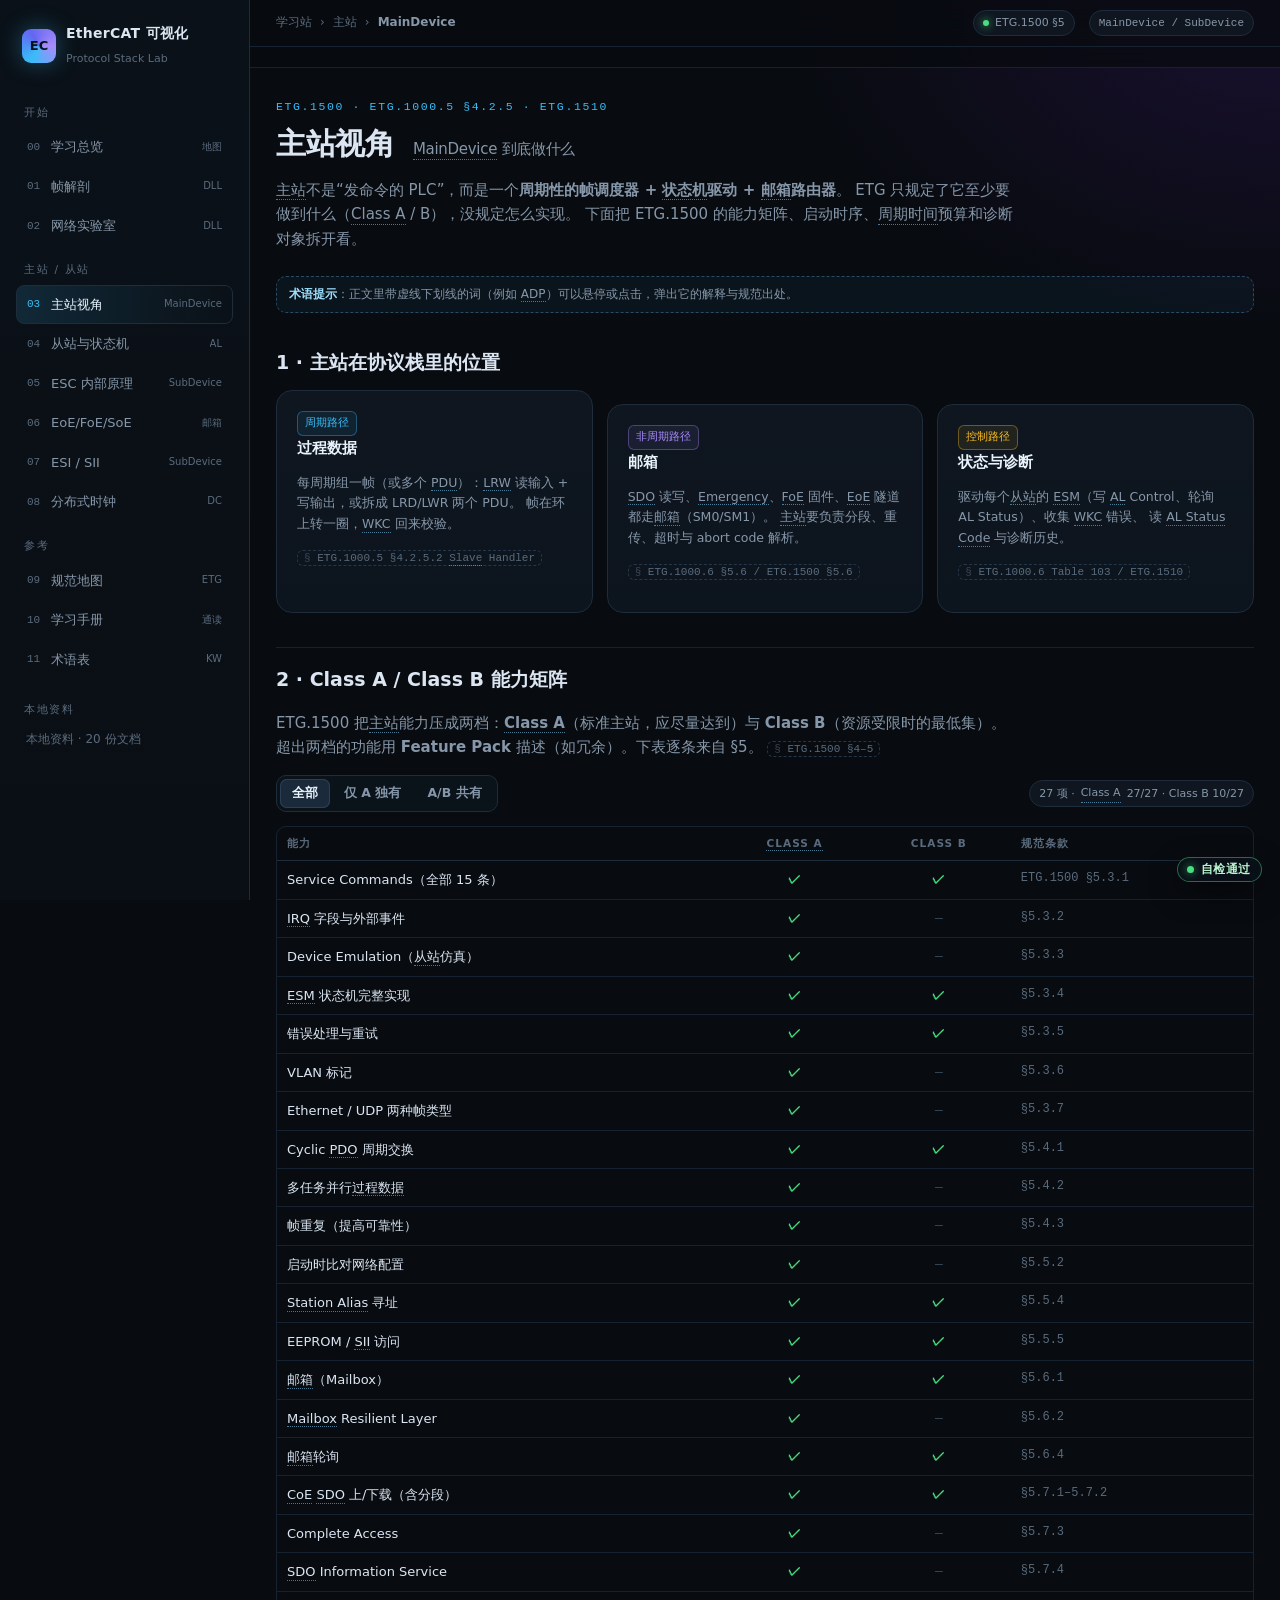
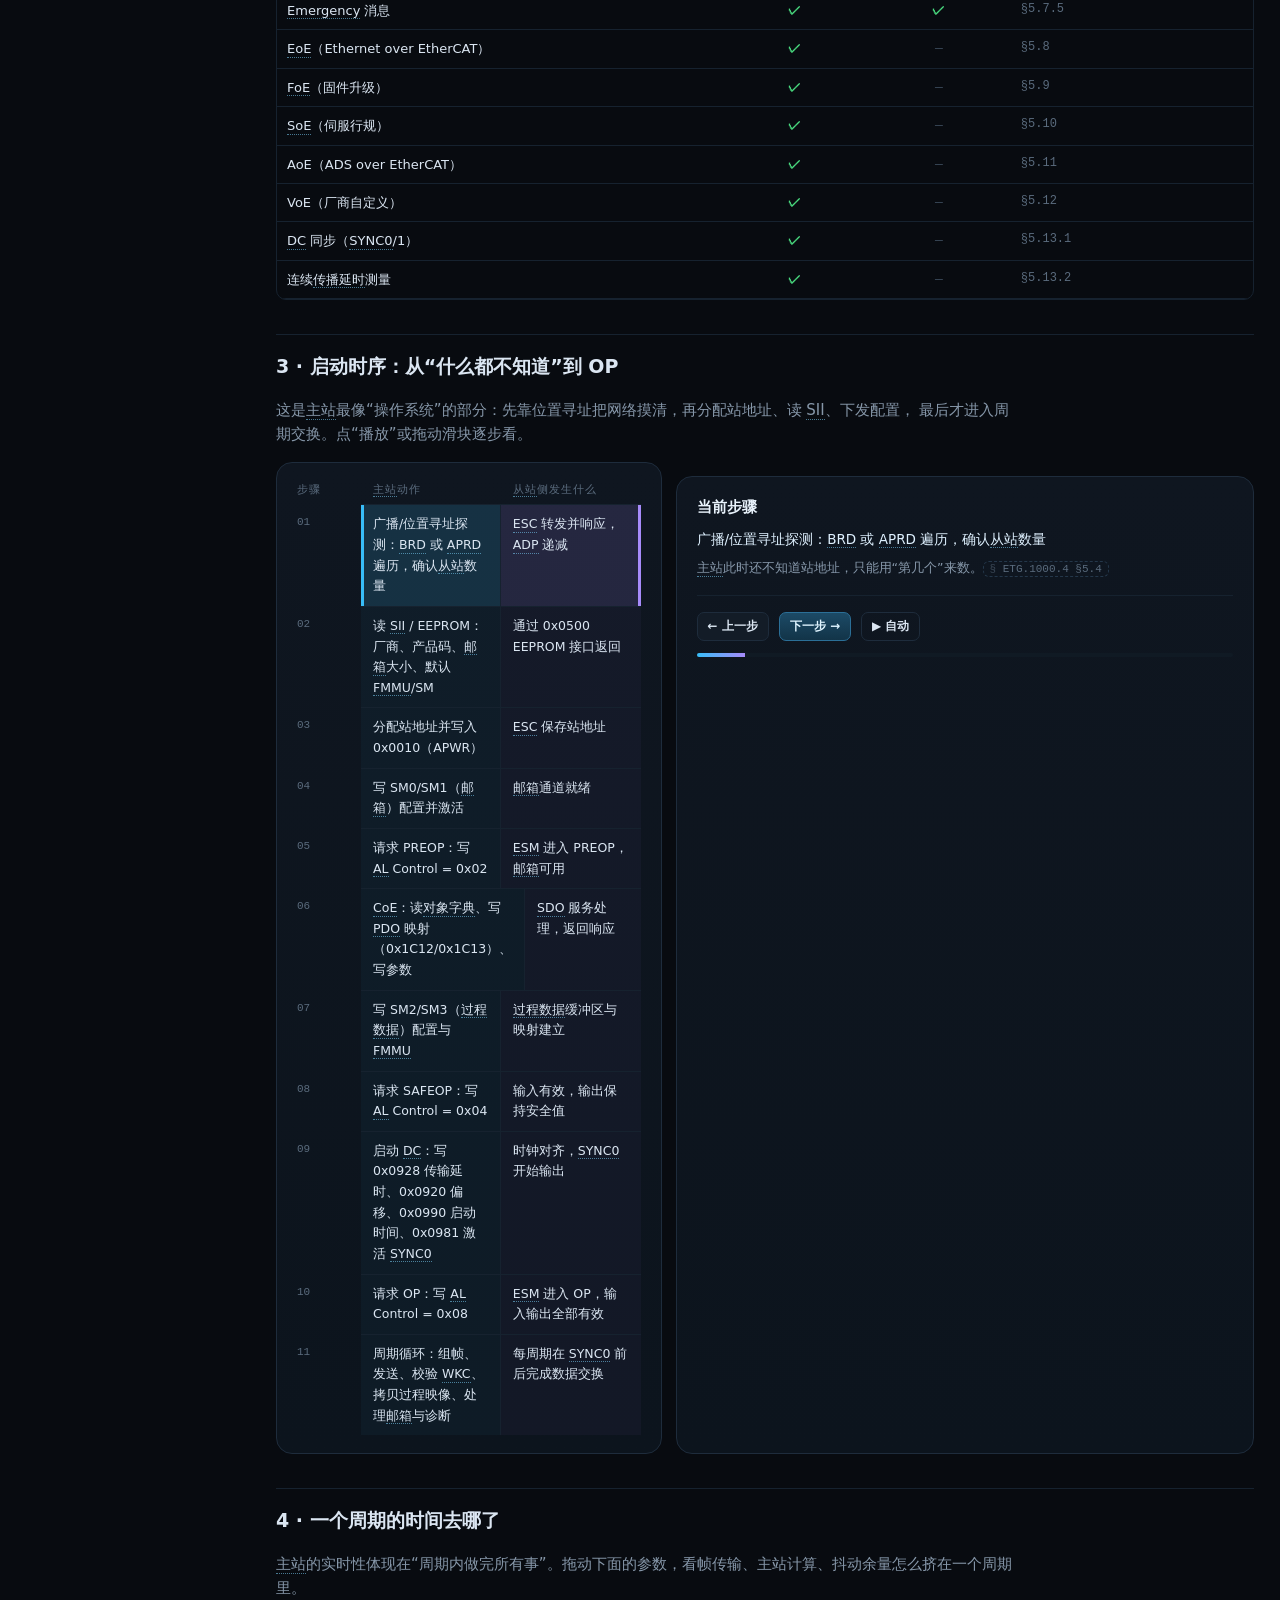
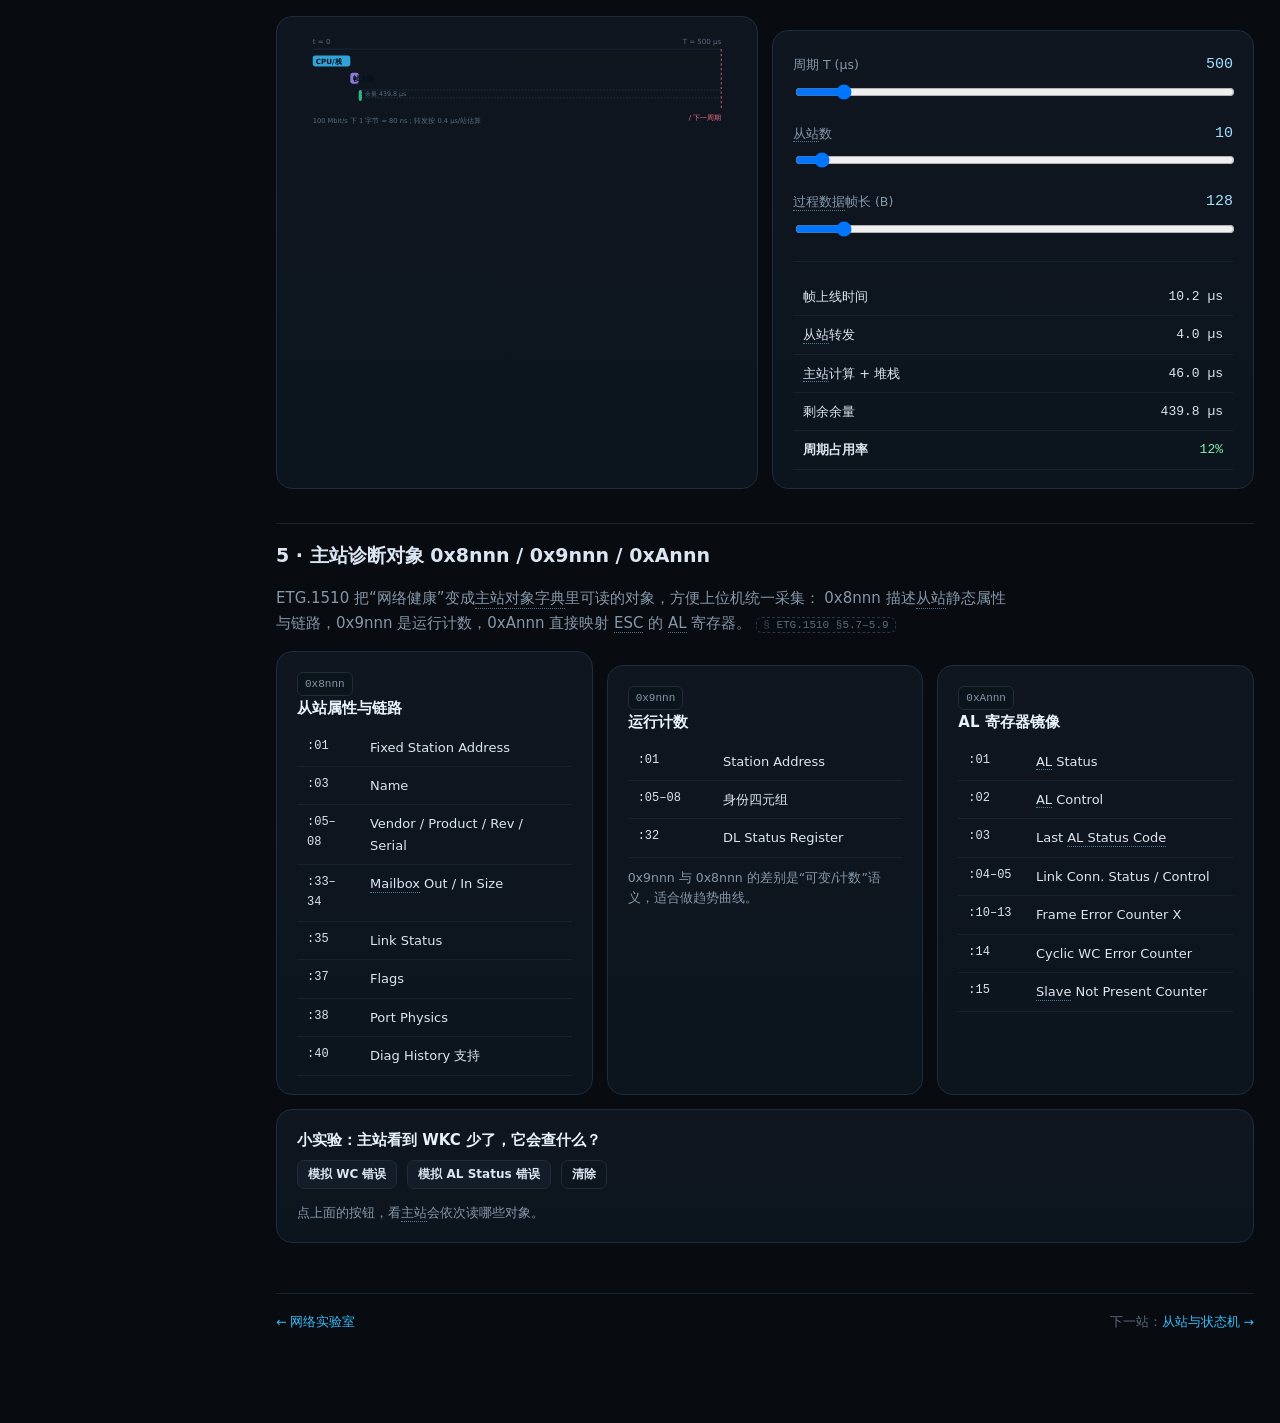
<file: master.html>
<!DOCTYPE html>
<html lang="zh-CN">
<head>
<meta charset="utf-8">
<meta name="viewport" content="width=device-width,initial-scale=1">
<title>主站视角 · EtherCAT 可视化</title>
<link rel="icon" href="data:image/svg+xml,%3Csvg xmlns='http://www.w3.org/2000/svg' viewBox='0 0 32 32'%3E%3Crect width='32' height='32' rx='8' fill='%230b1c26'/%3E%3Crect x='5' y='5' width='22' height='22' rx='5' fill='none' stroke='%2338bdf8' stroke-width='2'/%3E%3Ctext x='16' y='21' font-family='monospace' font-size='11' font-weight='700' fill='%237dd3fc' text-anchor='middle'%3EEC%3C/text%3E%3C/svg%3E">
<link rel="stylesheet" href="assets/css/style.css">
<style>
  .matrix td.c{ text-align:center; font-family:var(--mono); }
  .yes{ color:#4ade80; font-weight:700; }
  .no{ color:#3b4a5a; }
  .seq{ display:flex; flex-direction:column; gap:0; }
  .seq-row{ display:grid; grid-template-columns:64px 1fr 1fr; gap:0; align-items:stretch; }
  .seq-row .idx{ font-family:var(--mono); font-size:11px; color:var(--text-faint); padding:9px 0; }
  .seq-row .m,.seq-row .s{ padding:9px 12px; border-top:1px solid var(--line-soft); font-size:12.5px; }
  .seq-row .m{ background:rgba(56,189,248,.04); border-right:1px solid var(--line-soft); }
  .seq-row .s{ background:rgba(167,139,250,.04); }
  .seq-row.on .m{ background:rgba(56,189,248,.16); box-shadow:inset 3px 0 0 var(--master); }
  .seq-row.on .s{ background:rgba(167,139,250,.14); box-shadow:inset -3px 0 0 var(--sub); }
  .seq-head{ display:grid; grid-template-columns:64px 1fr 1fr; font-size:10.5px; letter-spacing:.1em; color:var(--text-faint); padding-bottom:6px; }
  .seq-head div:nth-child(2){ padding-left:12px; } .seq-head div:nth-child(3){ padding-left:12px; }
  .timeline-wrap{ position:relative; }
  .timeline-wrap svg{ width:100%; height:auto; }
</style>
</head>
<body>
<div class="shell">
  <div class="side" id="side-slot"></div>
  <div class="main">
    <div class="topbar" id="top-slot"></div>
    <div class="wrap">

      <div class="page-head">
        <div class="eyebrow">ETG.1500 · ETG.1000.5 §4.2.5 · ETG.1510</div>
        <h1>主站视角 <small>MainDevice 到底做什么</small></h1>
        <p class="lede">
          主站不是“发命令的 PLC”，而是一个<b>周期性的帧调度器 + 状态机驱动 + 邮箱路由器</b>。
          ETG 只规定了它至少要做到什么（Class A / B），没规定怎么实现。
          下面把 ETG.1500 的能力矩阵、启动时序、周期时间预算和诊断对象拆开看。
        </p>
      </div>

      <h2 id="stack">1 · 主站在协议栈里的位置</h2>
      <div class="grid g3">
        <div class="card">
          <div class="badge m">周期路径</div>
          <h3>过程数据</h3>
          <p class="small muted">
            每周期组一帧（或多个 PDU）：LRW 读输入 + 写输出，或拆成 LRD/LWR 两个 PDU。
            帧在环上转一圈，WKC 回来校验。
          </p>
          <p class="small"><span class="src">ETG.1000.5 §4.2.5.2 Slave Handler</span></p>
        </div>
        <div class="card">
          <div class="badge s">非周期路径</div>
          <h3>邮箱</h3>
          <p class="small muted">
            SDO 读写、Emergency、FoE 固件、EoE 隧道都走邮箱（SM0/SM1）。
            主站要负责分段、重传、超时与 abort code 解析。
          </p>
          <p class="small"><span class="src">ETG.1000.6 §5.6 / ETG.1500 §5.6</span></p>
        </div>
        <div class="card">
          <div class="badge w">控制路径</div>
          <h3>状态与诊断</h3>
          <p class="small muted">
            驱动每个从站的 ESM（写 AL Control、轮询 AL Status）、收集 WKC 错误、
            读 AL Status Code 与诊断历史。
          </p>
          <p class="small"><span class="src">ETG.1000.6 Table 103 / ETG.1510</span></p>
        </div>
      </div>

      <h2 id="matrix">2 · Class A / Class B 能力矩阵</h2>
      <p class="lede">
        ETG.1500 把主站能力压成两档：<b>Class A</b>（标准主站，应尽量达到）与 <b>Class B</b>（资源受限时的最低集）。
        超出两档的功能用 <b>Feature Pack</b> 描述（如冗余）。下表逐条来自 §5。
        <span class="src">ETG.1500 §4–5</span>
      </p>
      <div class="toolbar">
        <div class="seg" id="filter">
          <button data-f="all" class="on">全部</button>
          <button data-f="onlyA">仅 A 独有</button>
          <button data-f="common">A/B 共有</button>
        </div>
        <div class="spacer"></div>
        <span class="pill" id="stat-pill">—</span>
      </div>
      <div class="scroll">
        <table class="tbl matrix" id="matrix-tbl"></table>
      </div>

      <h2 id="boot">3 · 启动时序：从“什么都不知道”到 OP</h2>
      <p class="lede">
        这是主站最像“操作系统”的部分：先靠位置寻址把网络摸清，再分配站地址、读 SII、下发配置，
        最后才进入周期交换。点“播放”或拖动滑块逐步看。
      </p>
      <div class="grid g23">
        <div class="card">
          <div class="seq-head"><div>步骤</div><div>主站动作</div><div>从站侧发生什么</div></div>
          <div class="seq" id="seq"></div>
        </div>
        <div class="card">
          <h3 style="margin-top:0">当前步骤</h3>
          <div id="seq-detail" class="small muted">—</div>
          <div class="hr"></div>
          <div class="toolbar" style="margin:0">
            <button class="btn sm" id="seq-prev">← 上一步</button>
            <button class="btn sm primary" id="seq-next">下一步 →</button>
            <button class="btn sm ghost" id="seq-play">▶ 自动</button>
          </div>
          <div class="progress" style="margin-top:12px"><i id="seq-bar"></i></div>
        </div>
      </div>

      <h2 id="cycle">4 · 一个周期的时间去哪了</h2>
      <p class="lede">
        主站的实时性体现在“周期内做完所有事”。拖动下面的参数，看帧传输、主站计算、抖动余量怎么挤在一个周期里。
      </p>
      <div class="grid g2">
        <div class="card">
          <div class="timeline-wrap" id="timeline"></div>
        </div>
        <div class="card">
          <div style="display:grid;grid-template-columns:1fr auto;gap:8px;align-items:center;margin:4px 0">
            <label class="small muted">周期 T (µs)</label><output class="mono" id="o-t" style="color:#9fe0ff">500</output>
          </div>
          <input type="range" id="s-t" min="125" max="4000" step="125" value="500" style="width:100%">
          <div style="display:grid;grid-template-columns:1fr auto;gap:8px;align-items:center;margin:14px 0 4px">
            <label class="small muted">从站数</label><output class="mono" id="o-n" style="color:#9fe0ff">10</output>
          </div>
          <input type="range" id="s-n" min="1" max="200" value="10" style="width:100%">
          <div style="display:grid;grid-template-columns:1fr auto;gap:8px;align-items:center;margin:14px 0 4px">
            <label class="small muted">过程数据帧长 (B)</label><output class="mono" id="o-b" style="color:#9fe0ff">128</output>
          </div>
          <input type="range" id="s-b" min="32" max="1024" step="32" value="128" style="width:100%">
          <div class="hr"></div>
          <table class="tbl">
            <tr><td>帧上线时间</td><td class="num" id="c-wire">—</td></tr>
            <tr><td>从站转发</td><td class="num" id="c-slave">—</td></tr>
            <tr><td>主站计算 + 堆栈</td><td class="num" id="c-cpu">—</td></tr>
            <tr><td>剩余余量</td><td class="num" id="c-slack">—</td></tr>
            <tr><td><b>周期占用率</b></td><td class="num" id="c-util" style="color:#86efac">—</td></tr>
          </table>
        </div>
      </div>

      <h2 id="diag">5 · 主站诊断对象 0x8nnn / 0x9nnn / 0xAnnn</h2>
      <p class="lede">
        ETG.1510 把“网络健康”变成主站对象字典里可读的对象，方便上位机统一采集：
        0x8nnn 描述从站静态属性与链路，0x9nnn 是运行计数，0xAnnn 直接映射 ESC 的 AL 寄存器。
        <span class="src">ETG.1510 §5.7–5.9</span>
      </p>
      <div class="grid g3">
        <div class="card">
          <div class="badge">0x8nnn</div>
          <h3>从站属性与链路</h3>
          <table class="tbl mini">
            <tr><td class="mono">:01</td><td>Fixed Station Address</td></tr>
            <tr><td class="mono">:03</td><td>Name</td></tr>
            <tr><td class="mono">:05–08</td><td>Vendor / Product / Rev / Serial</td></tr>
            <tr><td class="mono">:33–34</td><td>Mailbox Out / In Size</td></tr>
            <tr><td class="mono">:35</td><td>Link Status</td></tr>
            <tr><td class="mono">:37</td><td>Flags</td></tr>
            <tr><td class="mono">:38</td><td>Port Physics</td></tr>
            <tr><td class="mono">:40</td><td>Diag History 支持</td></tr>
          </table>
        </div>
        <div class="card">
          <div class="badge">0x9nnn</div>
          <h3>运行计数</h3>
          <table class="tbl mini">
            <tr><td class="mono">:01</td><td>Station Address</td></tr>
            <tr><td class="mono">:05–08</td><td>身份四元组</td></tr>
            <tr><td class="mono">:32</td><td>DL Status Register</td></tr>
          </table>
          <p class="small muted" style="margin-top:10px">
            0x9nnn 与 0x8nnn 的差别是“可变/计数”语义，适合做趋势曲线。
          </p>
        </div>
        <div class="card">
          <div class="badge">0xAnnn</div>
          <h3>AL 寄存器镜像</h3>
          <table class="tbl mini">
            <tr><td class="mono">:01</td><td>AL Status</td></tr>
            <tr><td class="mono">:02</td><td>AL Control</td></tr>
            <tr><td class="mono">:03</td><td>Last AL Status Code</td></tr>
            <tr><td class="mono">:04–05</td><td>Link Conn. Status / Control</td></tr>
            <tr><td class="mono">:10–13</td><td>Frame Error Counter X</td></tr>
            <tr><td class="mono">:14</td><td>Cyclic WC Error Counter</td></tr>
            <tr><td class="mono">:15</td><td>Slave Not Present Counter</td></tr>
          </table>
        </div>
      </div>

      <div class="card" style="margin-top:14px">
        <h3 style="margin-top:0">小实验：主站看到 WKC 少了，它会查什么？</h3>
        <div class="toolbar" style="margin-top:0">
          <button class="btn sm" data-diag="wc">模拟 WC 错误</button>
          <button class="btn sm" data-diag="al">模拟 AL Status 错误</button>
          <button class="btn sm ghost" data-diag="clear">清除</button>
        </div>
        <div id="diag-out" class="small muted">点上面的按钮，看主站会依次读哪些对象。</div>
      </div>

      <footer class="end">
        <a href="network.html">← 网络实验室</a>
        <span>下一站：<a href="al.html">从站与状态机 →</a></span>
      </footer>
    </div>
  </div>
</div>

<script src="assets/js/ec-core.js"></script>
<script>
const { MASTER_FEATURES, REGS } = EC_DATA;
const { renderShell, fmt, hex0x } = EC_UI;

renderShell({ active: 'master', crumbs: ['学习站', '主站', 'MainDevice'], title: 'ETG.1500 §5' });

/* ---------------- 能力矩阵 ---------------- */
let filterMode = 'all';
function renderMatrix() {
  const rows = MASTER_FEATURES.filter(f =>
    filterMode === 'all' ? true : filterMode === 'onlyA' ? (f.a && !f.b) : (f.a && f.b));
  document.getElementById('matrix-tbl').innerHTML = `
    <thead><tr>
      <th>能力</th><th style="text-align:center">Class A</th><th style="text-align:center">Class B</th><th>规范条款</th>
    </tr></thead>
    <tbody>${rows.map(f => `<tr>
      <td>${f.cap}</td>
      <td class="c">${f.a ? '<span class="yes">✓</span>' : '<span class="no">—</span>'}</td>
      <td class="c">${f.b ? '<span class="yes">✓</span>' : '<span class="no">—</span>'}</td>
      <td class="mono small faint">${f.src}</td>
    </tr>`).join('')}</tbody>`;
  const a = MASTER_FEATURES.filter(f => f.a).length;
  const b = MASTER_FEATURES.filter(f => f.b).length;
  document.getElementById('stat-pill').textContent =
    `${rows.length} 项 · Class A ${a}/${MASTER_FEATURES.length} · Class B ${b}/${MASTER_FEATURES.length}`;
}
document.getElementById('filter').addEventListener('click', e => {
  const btn = e.target.closest('button'); if (!btn) return;
  document.querySelectorAll('#filter button').forEach(x => x.classList.remove('on'));
  btn.classList.add('on');
  filterMode = btn.dataset.f;
  renderMatrix();
});
renderMatrix();

/* ---------------- 启动时序 ---------------- */
const SEQ = [
  { m: '广播/位置寻址探测：BRD 或 APRD 遍历，确认从站数量', s: 'ESC 转发并响应，ADP 递减',
    d: '主站此时还不知道站地址，只能用“第几个”来数。<span class="src">ETG.1000.4 §5.4</span>' },
  { m: '读 SII / EEPROM：厂商、产品码、邮箱大小、默认 FMMU/SM', s: '通过 0x0500 EEPROM 接口返回',
    d: 'SII 决定主站怎么配这个从站；这份信息应和 ESI 文件一致。<span class="src">ETG.2010 / ETG.2000</span>' },
  { m: '分配站地址并写入 0x0010（APWR）', s: 'ESC 保存站地址',
    d: '之后就可以用 FPRD/FPWR 定向访问，不再依赖物理顺序。<span class="src">ETG.1500 §5.5</span>' },
  { m: '写 SM0/SM1（邮箱）配置并激活', s: '邮箱通道就绪',
    d: 'INIT 状态下只能先配邮箱；SM0 = 主→从，SM1 = 从→主。<span class="src">ETG.1000.6 §5.6</span>' },
  { m: '请求 PREOP：写 AL Control = 0x02', s: 'ESM 进入 PREOP，邮箱可用',
    d: '主站轮询 AL Status 直到状态位 = 0x02 且无错误。<span class="src">ETG.1000.6 Table 103</span>' },
  { m: 'CoE：读对象字典、写 PDO 映射（0x1C12/0x1C13）、写参数', s: 'SDO 服务处理，返回响应',
    d: '这一步可能耗时几十毫秒，但不影响周期实时性，可与其它初始化并行。<span class="src">ETG.1500 §5.7</span>' },
  { m: '写 SM2/SM3（过程数据）配置与 FMMU', s: '过程数据缓冲区与映射建立',
    d: 'SM2 = 输出（RxPDO），SM3 = 输入（TxPDO）；FMMU 把逻辑地址映射到物理地址。<span class="src">ETG.1000.4 §6.6–6.7</span>' },
  { m: '请求 SAFEOP：写 AL Control = 0x04', s: '输入有效，输出保持安全值',
    d: '此时可以先用输入数据做校验；输出不会驱动负载。<span class="src">ETG.1000.6 §5.4</span>' },
  { m: '启动 DC：写 0x0928 传输延时、0x0920 偏移、0x0990 启动时间、0x0981 激活 SYNC0', s: '时钟对齐，SYNC0 开始输出',
    d: '需要在 SAFEOP 下完成，才能保证进 OP 后节拍已稳定。<span class="src">ETG.1000.4 §6.8</span>' },
  { m: '请求 OP：写 AL Control = 0x08', s: 'ESM 进入 OP，输入输出全部有效',
    d: '进入正常生产；此后任何 AL 错误都会退回 SAFEOP/PREOP。<span class="src">ETG.1000.6 §5.3</span>' },
  { m: '周期循环：组帧、发送、校验 WKC、拷贝过程映像、处理邮箱与诊断', s: '每周期在 SYNC0 前后完成数据交换',
    d: '这是稳态。主站要在周期预算内完成帧构造与结果分发。<span class="src">ETG.1500 §5.4</span>' },
];
let seqIdx = 0;
function renderSeq() {
  document.getElementById('seq').innerHTML = SEQ.map((s, i) => `
    <div class="seq-row ${i === seqIdx ? 'on' : ''}" data-i="${i}">
      <div class="idx">${String(i + 1).padStart(2, '0')}</div>
      <div class="m">${s.m}</div>
      <div class="s">${s.s}</div>
    </div>`).join('');
  const s = SEQ[seqIdx];
  document.getElementById('seq-detail').innerHTML = `
    <div style="color:#dff1ff;font-size:13.5px;margin-bottom:8px">${s.m}</div>
    <div>${s.d}</div>`;
  document.getElementById('seq-bar').style.width = ((seqIdx + 1) / SEQ.length * 100) + '%';
  document.querySelectorAll('.seq-row').forEach(n =>
    n.addEventListener('click', () => { seqIdx = +n.dataset.i; renderSeq(); }));
}
document.getElementById('seq-next').addEventListener('click', () => { seqIdx = Math.min(SEQ.length - 1, seqIdx + 1); renderSeq(); });
document.getElementById('seq-prev').addEventListener('click', () => { seqIdx = Math.max(0, seqIdx - 1); renderSeq(); });
let seqTimer = null;
document.getElementById('seq-play').addEventListener('click', e => {
  if (seqTimer) { clearInterval(seqTimer); seqTimer = null; e.target.textContent = '▶ 自动'; return; }
  e.target.textContent = '❚❚ 暂停';
  seqIdx = 0; renderSeq();
  seqTimer = setInterval(() => {
    if (seqIdx >= SEQ.length - 1) { clearInterval(seqTimer); seqTimer = null; document.getElementById('seq-play').textContent = '▶ 自动'; return; }
    seqIdx++; renderSeq();
  }, 1300);
});
renderSeq();

/* ---------------- 周期时间线 ---------------- */
const sT = document.getElementById('s-t'), sN = document.getElementById('s-n'), sB = document.getElementById('s-b');

function timeline() {
  const T = +sT.value;              // µs
  const n = +sN.value;
  const bytes = +sB.value;
  const wire = bytes * 0.08;        // 100 Mbit/s: 1 B = 80 ns
  const slave = n * 0.4;
  const cpu = Math.min(T * 0.18, 40) + 6;
  const used = wire + slave + cpu;
  const over = used > T;
  const k = over ? T / used : 1;    // 超预算时按比例压缩显示
  const w2 = wire * k, s2 = slave * k, c2 = cpu * k;
  const slack = T - used;
  const util = used / T;

  document.getElementById('o-t').textContent = T;
  document.getElementById('o-n').textContent = n;
  document.getElementById('o-b').textContent = bytes;
  document.getElementById('c-wire').textContent = fmt(wire, 1) + ' µs';
  document.getElementById('c-slave').textContent = fmt(slave, 1) + ' µs';
  document.getElementById('c-cpu').textContent = fmt(cpu, 1) + ' µs';
  document.getElementById('c-slack').textContent = (slack >= 0 ? '' : '−') + fmt(Math.abs(slack), 1) + ' µs';
  const u = document.getElementById('c-util');
  u.textContent = (util * 100).toFixed(0) + (over ? '% ⚠ 超预算' : '%');
  u.style.color = util > 1 ? '#fb7185' : util > 0.8 ? '#fda4af' : util > 0.55 ? '#fcd34d' : '#86efac';

  // 画时间线
  const W = 560, H = 118;
  const toX = v => 20 + v / T * (W - 40);
  const segs = [
    { x0: 0, x1: c2, c: '#38bdf8', l: 'CPU/栈' },
    { x0: c2, x1: c2 + w2, c: '#a78bfa', l: '帧上线' },
    { x0: c2 + w2, x1: c2 + w2 + s2, c: '#34d399', l: '从站转发' },
  ];
  const rows = segs.map((s, i) => `
    <rect x="${toX(s.x0)}" y="${26 + i * 22}" width="${Math.max(1, toX(s.x1) - toX(s.x0))}" height="14" rx="3" fill="${s.c}" opacity=".85"/>
    <text x="${toX(s.x0) + 4}" y="${37 + i * 22}" fill="#04121c" font-size="9" font-weight="700">${s.l}</text>`).join('');

  document.getElementById('timeline').innerHTML = `
  <svg viewBox="0 0 ${W} ${H}">
    <line x1="20" y1="18" x2="${W - 20}" y2="18" stroke="#1e2c3c"/>
    <text x="20" y="12" fill="#5a6b7d" font-size="9">t = 0</text>
    <text x="${W - 20}" y="12" fill="#5a6b7d" font-size="9" text-anchor="end">T = ${T} µs</text>
    ${rows}
    <line x1="${toX(T)}" y1="18" x2="${toX(T)}" y2="96" stroke="${over ? '#fb7185' : '#fb7185'}" stroke-dasharray="3 3"/>
    <text x="${toX(T)}" y="108" fill="#fb7185" font-size="9" text-anchor="end">SYNC0 / 下一周期</text>
    ${!over ? `<rect x="${toX(c2 + w2 + s2)}" y="70" width="${toX(T) - toX(c2 + w2 + s2)}" height="10" rx="3"
      fill="none" stroke="#2a3a4c" stroke-dasharray="2 2"/>
      <text x="${toX(c2 + w2 + s2) + 4}" y="78" fill="#5a6b7d" font-size="8">余量 ${fmt(slack, 1)} µs</text>` : `
      <text x="${W - 20}" y="80" fill="#fb7185" font-size="9" text-anchor="end">帧与计算已超出周期，必须加长 T 或减少从站/数据量</text>`}
    <text x="20" y="112" fill="#5a6b7d" font-size="8.5">100 Mbit/s 下 1 字节 = 80 ns；从站转发按 0.4 µs/站估算</text>
  </svg>`;
}
[sT, sN, sB].forEach(el => el.addEventListener('input', timeline));
timeline();

/* ---------------- 诊断小实验 ---------------- */
const diagOut = document.getElementById('diag-out');
document.querySelectorAll('[data-diag]').forEach(b => b.addEventListener('click', () => {
  const k = b.dataset.diag;
  if (k === 'clear') { diagOut.innerHTML = '点上面的按钮，看主站会依次读哪些对象。'; return; }
  if (k === 'wc') {
    diagOut.innerHTML = `
      <div style="color:#fda4af;margin-bottom:6px">WKC = 期望值 − 1：有一个从站没被命中或没响应。</div>
      <ol style="margin:6px 0 0;padding-left:18px">
        <li>重发本周期帧，确认是否偶发（CRC / 线缆 / EMI）。</li>
        <li>读 <code>0xAnnn:14</code> Cyclic WC Error Counter，定位到具体从站。</li>
        <li>读 <code>0x8nnn:35</code> Link Status 与 <code>0xAnnn:10–13</code> Frame Error Counter，判断端口是否断链。</li>
        <li>读 <code>0xAnnn:01</code> AL Status，若状态掉了则看 <code>:03</code> Last AL Status Code。</li>
        <li>交叉检查 ESI 与在线 SII：Vendor/Product/Revision 是否匹配。</li>
      </ol>
      <div class="small faint" style="margin-top:8px">对象定义见 ETG.1510 §5.7–5.9；AL Status Code 全表见 ETG.1020 §4。</div>`;
  } else {
    diagOut.innerHTML = `
      <div style="color:#fcd34d;margin-bottom:6px">AL Status 报错：从站主动把状态退回，并置 Error Ind。</div>
      <ol style="margin:6px 0 0;padding-left:18px">
        <li>读 <code>0x0130</code> AL Status：看 State 位与 Error 位。</li>
        <li>读 <code>0x0134</code> AL Status Code：如 0x0016 SM 配置不匹配、0x001D 输出配置错误。</li>
        <li>对照 ETG.1020 §4 的码表翻译成人话。</li>
        <li>若从站支持 Diag History（<code>0x10F3</code>），读历史记录拿到时间戳与上下文。</li>
        <li>修正后写 AL Control 的 Ack 位清错，再重新请求目标状态。</li>
      </ol>
      <div class="small faint" style="margin-top:8px">状态迁移细节见 ETG.1000.6 Table 103。</div>`;
  }
}));
</script>

<div class="selfcheck sc-idle" id="selfcheck" data-state="idle" role="status" aria-live="polite" tabindex="0"
     title="脚本未执行：若通过 file:// 打开，请确认 assets/js/ec-core.js 存在；否则按 F12 查看控制台">
  <span class="sc-dot"></span><span class="sc-text">脚本未执行</span>
</div>

</body>
</html>
</file>
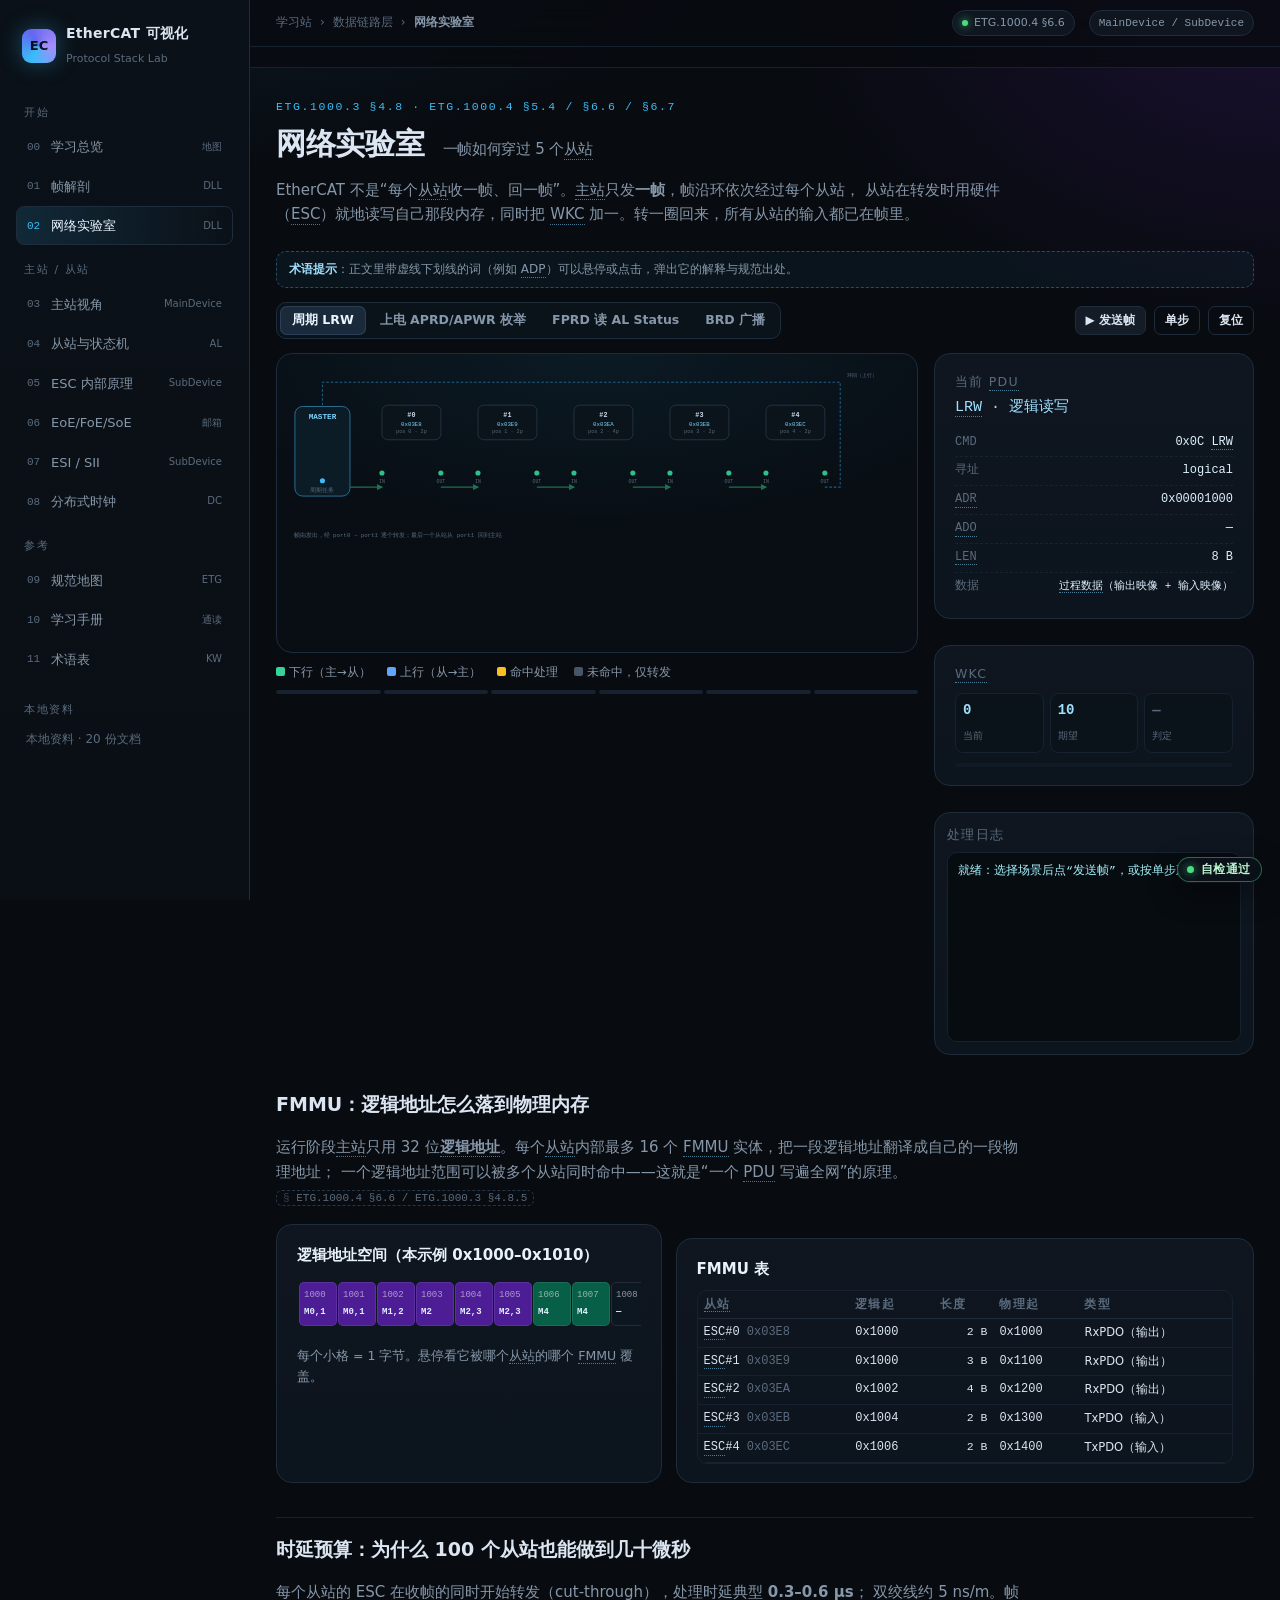
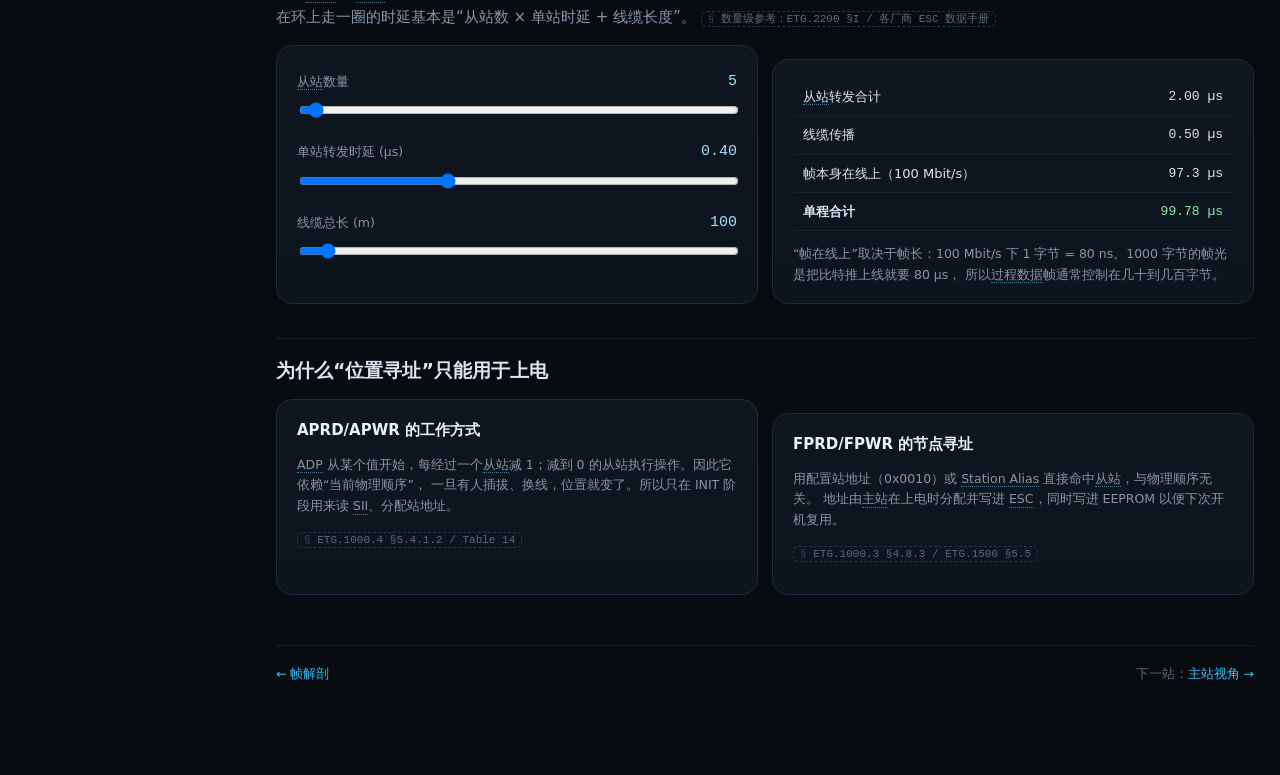
<file: network.html>
<!DOCTYPE html>
<html lang="zh-CN">
<head>
<meta charset="utf-8">
<meta name="viewport" content="width=device-width,initial-scale=1">
<title>网络实验室 · EtherCAT 可视化</title>
<link rel="icon" href="data:image/svg+xml,%3Csvg xmlns='http://www.w3.org/2000/svg' viewBox='0 0 32 32'%3E%3Crect width='32' height='32' rx='8' fill='%230b1c26'/%3E%3Crect x='5' y='5' width='22' height='22' rx='5' fill='none' stroke='%2338bdf8' stroke-width='2'/%3E%3Ctext x='16' y='21' font-family='monospace' font-size='11' font-weight='700' fill='%237dd3fc' text-anchor='middle'%3EEC%3C/text%3E%3C/svg%3E">
<link rel="stylesheet" href="assets/css/style.css">
<style>
  .halt{display:flex;gap:8px;align-items:center;flex-wrap:wrap}
  .stage svg text{ font-family:var(--mono); }
  .node-box{ transition:.2s; }
  .hit-badge{ font-family:var(--mono); font-size:10px; }
  .legend-row{display:flex;gap:16px;flex-wrap:wrap;font-size:11.5px;color:var(--text-dim);margin-top:10px}
  .legend-row i{width:9px;height:9px;border-radius:2px;display:inline-block;margin-right:4px}
  .step-track{display:flex;gap:3px;margin-top:8px}
  .step-track span{flex:1;height:4px;border-radius:2px;background:#16222f}
  .step-track span.on{background:var(--master)}
  .step-track span.done{background:#1f6f52}
  .mini-tbl td, .mini-tbl th{padding:4px 6px;font-size:11.5px}
  .flagbox{display:grid;grid-template-columns:repeat(3,1fr);gap:6px}
  .flag{border:1px solid var(--line-soft);border-radius:8px;padding:5px 7px;background:#0a121a}
  .flag b{display:block;font-family:var(--mono);font-size:14px;color:#9fe0ff}
  .flag span{font-size:10px;color:var(--text-faint)}
</style>
</head>
<body>
<div class="shell">
  <div class="side" id="side-slot"></div>
  <div class="main">
    <div class="topbar" id="top-slot"></div>
    <div class="wrap">

      <div class="page-head">
        <div class="eyebrow">ETG.1000.3 §4.8 · ETG.1000.4 §5.4 / §6.6 / §6.7</div>
        <h1>网络实验室 <small>一帧如何穿过 5 个从站</small></h1>
        <p class="lede">
          EtherCAT 不是“每个从站收一帧、回一帧”。主站只发<b>一帧</b>，帧沿环依次经过每个从站，
          从站在转发时用硬件（ESC）就地读写自己那段内存，同时把 WKC 加一。转一圈回来，所有从站的输入都已在帧里。
        </p>
      </div>

      <div class="toolbar">
        <div class="seg" id="scenario">
          <button data-s="cyc" class="on">周期 LRW</button>
          <button data-s="enum">上电 APRD/APWR 枚举</button>
          <button data-s="reg">FPRD 读 AL Status</button>
          <button data-s="bc">BRD 广播</button>
        </div>
        <div class="spacer"></div>
        <div class="halt">
          <button class="btn sm" id="btn-play">▶ 发送帧</button>
          <button class="btn sm ghost" id="btn-step">单步</button>
          <button class="btn sm ghost" id="btn-reset">复位</button>
        </div>
      </div>

      <div class="lab">
        <div>
          <div class="stage" id="stage"></div>
          <div class="legend-row">
            <span><i style="background:#34d399"></i>下行（主→从）</span>
            <span><i style="background:#60a5fa"></i>上行（从→主）</span>
            <span><i style="background:#fbbf24"></i>命中处理</span>
            <span><i style="background:#475569"></i>未命中，仅转发</span>
          </div>
          <div class="step-track" id="track"></div>
        </div>

        <div class="side-panel">
          <div class="card">
            <div class="small faint" style="letter-spacing:.1em">当前 PDU</div>
            <div class="mono" id="pdu-title" style="font-size:15px;color:#9fe0ff;margin:3px 0 8px">LRW · 逻辑读写</div>
            <div class="readout" id="pdu-readout"></div>
          </div>
          <div class="card">
            <div class="small faint" style="letter-spacing:.1em">WKC</div>
            <div class="flagbox" style="margin-top:8px">
              <div class="flag"><b id="wkc-now">0</b><span>当前</span></div>
              <div class="flag"><b id="wkc-exp">0</b><span>期望</span></div>
              <div class="flag"><b id="wkc-state" style="color:#86efac">OK</b><span>判定</span></div>
            </div>
            <div class="progress" style="margin-top:10px"><i id="wkc-bar"></i></div>
          </div>
          <div class="card" style="padding:12px">
            <div class="small faint" style="letter-spacing:.1em;margin-bottom:6px">处理日志</div>
            <div class="log" id="log"></div>
          </div>
        </div>
      </div>

      <h2 id="fmmu">FMMU：逻辑地址怎么落到物理内存</h2>
      <p class="lede">
        运行阶段主站只用 32 位<b>逻辑地址</b>。每个从站内部最多 16 个 FMMU 实体，把一段逻辑地址翻译成自己的一段物理地址；
        一个逻辑地址范围可以被多个从站同时命中——这就是“一个 PDU 写遍全网”的原理。
        <span class="src">ETG.1000.4 §6.6 / ETG.1000.3 §4.8.5</span>
      </p>
      <div class="grid g23">
        <div class="card">
          <h3 style="margin-top:0">逻辑地址空间（本示例 0x1000–0x1010）</h3>
          <div class="frame-strip"><div class="strip" id="lmap" style="gap:1px"></div></div>
          <div class="small muted" style="margin-top:8px">
            每个小格 = 1 字节。悬停看它被哪个从站的哪个 FMMU 覆盖。
          </div>
        </div>
        <div class="card">
          <h3 style="margin-top:0">FMMU 表</h3>
          <div class="scroll">
            <table class="tbl mini-tbl" id="fmmu-tbl"></table>
          </div>
        </div>
      </div>

      <h2>时延预算：为什么 100 个从站也能做到几十微秒</h2>
      <p class="lede">
        每个从站的 ESC 在收帧的同时开始转发（cut-through），处理时延典型 <b>0.3–0.6 µs</b>；
        双绞线约 5 ns/m。帧在环上走一圈的时延基本是“从站数 × 单站时延 + 线缆长度”。
        <span class="src">数量级参考：ETG.2200 §I / 各厂商 ESC 数据手册</span>
      </p>
      <div class="grid g2">
        <div class="card">
          <div class="ug" style="display:grid;grid-template-columns:1fr auto;gap:8px;align-items:center;margin:6px 0">
            <label class="small muted">从站数量</label><output class="mono" id="o-n" style="color:#9fe0ff">5</output>
          </div>
          <input type="range" id="s-n" min="1" max="200" value="5" style="width:100%">
          <div style="display:grid;grid-template-columns:1fr auto;gap:8px;align-items:center;margin:14px 0 6px">
            <label class="small muted">单站转发时延 (µs)</label><output class="mono" id="o-d" style="color:#9fe0ff">0.40</output>
          </div>
          <input type="range" id="s-d" min="10" max="100" value="40" style="width:100%">
          <div style="display:grid;grid-template-columns:1fr auto;gap:8px;align-items:center;margin:14px 0 6px">
            <label class="small muted">线缆总长 (m)</label><output class="mono" id="o-l" style="color:#9fe0ff">100</output>
          </div>
          <input type="range" id="s-l" min="0" max="2000" value="100" style="width:100%">
        </div>
        <div class="card">
          <table class="tbl">
            <tr><td>从站转发合计</td><td class="num" id="t-slave">2.00 µs</td></tr>
            <tr><td>线缆传播</td><td class="num" id="t-cable">0.50 µs</td></tr>
            <tr><td>帧本身在线上（100 Mbit/s）</td><td class="num" id="t-wire">12.2 µs</td></tr>
            <tr><td><b>单程合计</b></td><td class="num" id="t-total" style="color:#86efac">—</td></tr>
          </table>
          <p class="small muted" style="margin-bottom:0">
            “帧在线上”取决于帧长：100 Mbit/s 下 1 字节 = 80 ns。1000 字节的帧光是把比特推上线就要 80 µs，
            所以过程数据帧通常控制在几十到几百字节。
          </p>
        </div>
      </div>

      <h2>为什么“位置寻址”只能用于上电</h2>
      <div class="grid g2">
        <div class="card">
          <h3 style="margin-top:0">APRD/APWR 的工作方式</h3>
          <p class="small muted">
            ADP 从某个值开始，每经过一个从站减 1；减到 0 的从站执行操作。因此它依赖“当前物理顺序”，
            一旦有人插拔、换线，位置就变了。所以只在 INIT 阶段用来读 SII、分配站地址。
          </p>
          <p class="small"><span class="src">ETG.1000.4 §5.4.1.2 / Table 14</span></p>
        </div>
        <div class="card">
          <h3 style="margin-top:0">FPRD/FPWR 的节点寻址</h3>
          <p class="small muted">
            用配置站地址（0x0010）或 Station Alias 直接命中从站，与物理顺序无关。
            地址由主站在上电时分配并写进 ESC，同时写进 EEPROM 以便下次开机复用。
          </p>
          <p class="small"><span class="src">ETG.1000.3 §4.8.3 / ETG.1500 §5.5</span></p>
        </div>
      </div>

      <footer class="end">
        <a href="frame.html">← 帧解剖</a>
        <span>下一站：<a href="master.html">主站视角 →</a></span>
      </footer>
    </div>
  </div>
</div>

<script src="assets/js/ec-core.js"></script>
<script>
const { CMDS } = EC_DATA;
const { renderShell, hex0x, fmt, clamp } = EC_UI;

renderShell({ active: 'network', crumbs: ['学习站', '数据链路层', '网络实验室'], title: 'ETG.1000.4 §6.6' });

/* ---------------- 网络模型 ---------------- */
const BASE = 0x1000;
const slavesBase = [
  { pos: 0, sta: 0x03E8, ports: 2, delay: 0.30, fmmu: [{ ls: 0x1000, len: 2, ps: 0x1000, type: 'Output' }], inp: 2, out: 2 },
  { pos: 1, sta: 0x03E9, ports: 2, delay: 0.35, fmmu: [{ ls: 0x1000, len: 3, ps: 0x1100, type: 'Output' }], inp: 4, out: 3 },
  { pos: 2, sta: 0x03EA, ports: 4, delay: 0.45, fmmu: [{ ls: 0x1002, len: 4, ps: 0x1200, type: 'Output' }], inp: 6, out: 4 },
  { pos: 3, sta: 0x03EB, ports: 2, delay: 0.30, fmmu: [{ ls: 0x1004, len: 2, ps: 0x1300, type: 'Input' }], inp: 3, out: 0 },
  { pos: 4, sta: 0x03EC, ports: 2, delay: 0.38, fmmu: [{ ls: 0x1006, len: 2, ps: 0x1400, type: 'Input' }], inp: 2, out: 0 },
];

const SCEN = {
  cyc: {
    cmd: 0x0C, name: 'LRW', title: 'LRW · 逻辑读写', addr: BASE, len: 8, ado: 0,
    kind: 'logical', data: '过程数据（输出映像 + 输入映像）',
  },
  enum: {
    cmd: 0x01, name: 'APRD', title: 'APRD · 自增地址读', addr: 2, len: 2, ado: 0x0010,
    kind: 'position', data: '读站地址寄存器 0x0010',
  },
  reg: {
    cmd: 0x04, name: 'FPRD', title: 'FPRD · 按站地址读', addr: 0x03EA, len: 2, ado: 0x0130,
    kind: 'node', data: '读 AL Status 0x0130',
  },
  bc: {
    cmd: 0x07, name: 'BRD', title: 'BRD · 广播读', addr: 0x0000, len: 4, ado: 0x0000,
    kind: 'broadcast', data: '读所有从站的 0x0000（Type/Revision）',
  },
};
let scenario = 'cyc';
let cursor = -1;          // -1 未开始；0..n 第 n 个从站；n+1 已回主站
let wkc = 0;
let playing = false;
let timer = null;

/* ---------------- SVG 舞台 ---------------- */
const W = 1000, H = 300;
const stage = document.getElementById('stage');

function slaveX(i) { return 210 + i * 150; }
const TOP_Y = 96, BOT_Y = 208;

function drawStage(activeIdx = -1, hit = [], phase = 'idle') {
  const s = SCEN[scenario];
  const parts = [];

  // 主站
  parts.push(`
    <g>
      <rect x="28" y="${TOP_Y - 14}" width="86" height="${BOT_Y - TOP_Y + 28}" rx="12"
            fill="#0b1c26" stroke="#2b6f97" stroke-width="1.5"/>
      <text x="71" y="${TOP_Y + 6}" text-anchor="middle" fill="#7dd3fc" font-size="12" font-weight="700">MASTER</text>
      <text x="71" y="${TOP_Y + 22}" text-anchor="middle" fill="#5a6b7d" font-size="9">MainDevice</text>
      <circle cx="71" cy="${BOT_Y - 10}" r="4" fill="#38bdf8"/>
      <text x="71" y="${BOT_Y + 8}" text-anchor="middle" fill="#5a6b7d" font-size="9">周期任务</text>
    </g>`);

  // 从站
  slaves.forEach((sl, i) => {
    const x = slaveX(i);
    const isActive = i === activeIdx;
    const isHit = hit.includes(i);
    const stroke = isActive ? '#fbbf24' : isHit ? '#34d399' : '#2a3a4c';
    const fill = isActive ? '#1a1607' : '#0b131b';
    parts.push(`
      <g class="node-box">
        ${isActive ? `<circle cx="${x}" cy="${TOP_Y - 28}" r="16" fill="none" stroke="#fbbf24" stroke-width="1" opacity=".5">
          <animate attributeName="r" values="14;22;14" dur="1s" repeatCount="indefinite"/>
          <animate attributeName="opacity" values=".6;0;.6" dur="1s" repeatCount="indefinite"/></circle>` : ''}
        <rect x="${x - 46}" y="${TOP_Y - 16}" width="92" height="54" rx="9"
              fill="${fill}" stroke="${stroke}" stroke-width="${isActive ? 2 : 1.2}"/>
        <text x="${x}" y="${TOP_Y + 2}" text-anchor="middle" fill="#c9dcec" font-size="10.5" font-weight="700">ESC #${i}</text>
        <text x="${x}" y="${TOP_Y + 16}" text-anchor="middle" fill="#7dd3fc" font-size="9">${hex0x(sl.sta, 4)}</text>
        <text x="${x}" y="${TOP_Y + 28}" text-anchor="middle" fill="#5a6b7d" font-size="8">pos ${i} · ${sl.ports}p</text>
        ${isHit ? `<rect x="${x - 46}" y="${TOP_Y + 40}" width="92" height="16" rx="4" fill="#0e2016" stroke="#2f6f45"/>
          <text class="hit-badge" x="${x}" y="${TOP_Y + 51}" text-anchor="middle" fill="#86efac">+${s.cmd === 0x0C ? 2 : 1} WKC</text>` : ''}
        <!-- 端口 -->
        <circle cx="${x - 46}" cy="${BOT_Y - 22}" r="4" fill="#34d399" opacity=".9"/>
        <circle cx="${x + 46}" cy="${BOT_Y - 22}" r="4" fill="#34d399" opacity=".9"/>
        <text x="${x - 46}" y="${BOT_Y - 6}" text-anchor="middle" fill="#5a6b7d" font-size="7.5">IN</text>
        <text x="${x + 46}" y="${BOT_Y - 6}" text-anchor="middle" fill="#5a6b7d" font-size="7.5">OUT</text>
      </g>`);
  });

  // 链路：下行
  parts.push(`<path d="M114 ${BOT_Y} H ${slaveX(0) - 46}" stroke="#1f6f52" stroke-width="1.6" fill="none" marker-end="url(#ar)"/>`);
  for (let i = 0; i < slaves.length - 1; i++) {
    if (slaveX(i) + 46 < slaveX(i + 1) - 46) {
      parts.push(`<path d="M${slaveX(i) + 46} ${BOT_Y} H ${slaveX(i + 1) - 46}" stroke="#1f6f52" stroke-width="1.6" fill="none" marker-end="url(#ar)"/>`);
    }
  }
  // 环路：最后一个从站绕回主站
  const lastX = slaveX(slaves.length - 1);
  parts.push(`<path d="M${lastX + 46} ${BOT_Y} H ${lastX + 70} V ${TOP_Y - 52} H 71 V ${TOP_Y - 16}"
    stroke="#1f5f8a" stroke-width="1.6" fill="none" stroke-dasharray="4 3"/>`);
  parts.push(`<text x="${lastX + 80}" y="${TOP_Y - 60}" fill="#5a6b7d" font-size="8">环回（上行）</text>`);

  // 帧指示器
  let fx = 71, fy = BOT_Y;
  if (phase === 'forward' && cursor >= 0 && cursor < slaves.length) { fx = slaveX(cursor); fy = BOT_Y; }
  if (phase === 'return') { fx = 128; fy = TOP_Y - 34; }
  if (phase !== 'idle') {
    parts.push(`
      <g>
        <rect x="${fx - 22}" y="${fy - 30}" width="44" height="14" rx="4" fill="#0b2a3a" stroke="#38bdf8"/>
        <text x="${fx}" y="${fy - 20}" text-anchor="middle" fill="#9fe0ff" font-size="8.5">${s.name}</text>
        <circle cx="${fx}" cy="${fy}" r="5" fill="#7dd3fc">
          <animate attributeName="opacity" values="1;.45;1" dur=".7s" repeatCount="indefinite"/>
        </circle>
      </g>`);
  }

  // 定义
  stage.innerHTML = `<svg viewBox="0 0 ${W} ${H}" xmlns="http://www.w3.org/2000/svg">
    <defs>
      <marker id="ar" viewBox="0 0 10 10" refX="8" refY="5" markerWidth="6" markerHeight="6" orient="auto">
        <path d="M0 0 L10 5 L0 10 z" fill="#1f6f52"/>
      </marker>
    </defs>
    ${parts.join('')}
    <text x="26" y="${H - 14}" fill="#5a6b7d" font-size="9">帧由主站发出，经 port0 → port1 逐个从站转发；最后一个从站从 port1 回到主站</text>
  </svg>`;
}

/* ---------------- 评估命中 ---------------- */
function evaluate() {
  const s = SCEN[scenario];
  return slaves.map((sl, i) => {
    let hits = 0;
    if (s.kind === 'position') { if (i === s.addr) hits = 1; }
    else if (s.kind === 'node') { if (sl.sta === s.addr) hits = 1; }
    else if (s.kind === 'broadcast') { hits = 1; }
    else {
      const a0 = s.addr, a1 = s.addr + s.len;
      for (const f of sl.fmmu) {
        if (a0 < f.ls + f.len && f.ls < a1) hits++;
      }
    }
    const contrib = hits ? (s.cmd === 0x0C || s.cmd === 0x06 || s.cmd === 0x03 ? 2 * hits : hits) : 0;
    return { hits, contrib };
  });
}

function expectedWKC() {
  const ev = evaluate();
  return ev.reduce((a, x) => a + x.contrib, 0);
}

/* ---------------- 渲染面板 ---------------- */
const logBox = document.getElementById('log');
function log(msg, cls = '') {
  const d = document.createElement('div');
  if (cls) d.className = cls;
  d.textContent = msg;
  logBox.appendChild(d);
  logBox.scrollTop = logBox.scrollHeight;
}

function paint() {
  const s = SCEN[scenario];
  const ev = evaluate();

  document.getElementById('pdu-title').textContent = s.title;
  document.getElementById('pdu-readout').innerHTML = `
    <div class="row"><span class="k">CMD</span><span class="v">${hex0x(s.cmd)} ${s.name}</span></div>
    <div class="row"><span class="k">寻址</span><span class="v">${s.kind}</span></div>
    <div class="row"><span class="k">${s.kind === 'logical' ? 'ADR' : 'ADP'}</span><span class="v">${hex0x(s.addr, s.kind === 'logical' ? 8 : 4)}</span></div>
    <div class="row"><span class="k">ADO</span><span class="v">${s.kind === 'logical' ? '—' : hex0x(s.ado, 4)}</span></div>
    <div class="row"><span class="k">LEN</span><span class="v">${s.len} B</span></div>
    <div class="row"><span class="k">数据</span><span class="v" style="font-size:11px">${s.data}</span></div>`;

  document.getElementById('wkc-now').textContent = wkc;
  document.getElementById('wkc-exp').textContent = expectedWKC();
  document.getElementById('wkc-bar').style.width = Math.min(100, wkc / Math.max(1, expectedWKC()) * 100) + '%';

  const ok = wkc === expectedWKC();
  const done = cursor >= slaves.length;
  const st = document.getElementById('wkc-state');
  st.textContent = cursor < 0 ? '—' : !done ? 'IN PROGRESS' : ok ? 'OK' : 'MISMATCH';
  st.style.color = cursor < 0 ? '#5a6b7d' : !done ? '#fcd34d' : ok ? '#86efac' : '#fda4af';

  // 轨迹
  const total = slaves.length + 1;
  document.getElementById('track').innerHTML =
    Array.from({ length: total }, (_, i) =>
      `<span class="${i < cursor ? 'done' : i === cursor ? 'on' : ''}"></span>`).join('');
}

function render(phase = 'idle', activeIdx = -1, hit = []) {
  drawStage(activeIdx, hit, phase);
  paint();
}

/* ---------------- 步进逻辑 ---------------- */
function reset(keepLog = false) {
  stop();
  cursor = -1; wkc = 0;
  if (!keepLog) logBox.innerHTML = '';
  render('idle');
  document.getElementById('btn-play').textContent = '▶ 发送帧';
}

function step() {
  const s = SCEN[scenario];
  const ev = evaluate();
  if (cursor < 0) {
    cursor = 0; wkc = 0;
    log(`→ 主站发出 ${s.name}，ADP/ADR=${hex0x(s.addr, s.kind === 'logical' ? 8 : 4)} LEN=${s.len}`, 'hi');
    render('forward', 0, ev[0].contrib ? [0] : []);
    wkc = ev[0].contrib;
    if (ev[0].contrib) log(`  ESC #0 命中（+${ev[0].contrib} WKC）`, 'ok');
    else log(`  ESC #0 未命中，仅转发`, '');
    paint();
    return false;
  }
  if (cursor < slaves.length - 1) {
    cursor++;
    wkc += ev[cursor].contrib;
    render('forward', cursor, ev[cursor].contrib ? [cursor] : []);
    if (ev[cursor].contrib) log(`  ESC #${cursor} 命中（+${ev[cursor].contrib} WKC）→ ${wkc}`, 'ok');
    else log(`  ESC #${cursor} 未命中，仅转发`, '');
    paint();
    return false;
  }
  if (cursor === slaves.length - 1) {
    cursor = slaves.length;
    render('return');
    log(`← 帧回到主站，WKC = ${wkc}（期望 ${expectedWKC()}）`, wkc === expectedWKC() ? 'ok' : 'bad');
    if (wkc !== expectedWKC()) log('  ⚠ WKC 不匹配：有从站掉线 / 地址错 / FMMU 未映射', 'bad');
    paint();
    return true;
  }
  return true;
}

function stop() { playing = false; if (timer) { clearInterval(timer); timer = null; } }

function play() {
  if (playing) { stop(); document.getElementById('btn-play').textContent = '▶ 继续'; return; }
  if (cursor >= slaves.length) reset(true);
  playing = true;
  document.getElementById('btn-play').textContent = '❚❚ 暂停';
  timer = setInterval(() => {
    const done = step();
    if (done) { stop(); document.getElementById('btn-play').textContent = '▶ 重放'; }
  }, 850);
}

/* ---------------- 交互 ---------------- */
document.getElementById('scenario').addEventListener('click', e => {
  const b = e.target.closest('button'); if (!b) return;
  document.querySelectorAll('#scenario button').forEach(x => x.classList.remove('on'));
  b.classList.add('on');
  scenario = b.dataset.s;
  reset();
  log(`已切换场景：${SCEN[scenario].title}`, 'hi');
});
document.getElementById('btn-play').addEventListener('click', play);
document.getElementById('btn-step').addEventListener('click', () => { stop(); document.getElementById('btn-play').textContent = '▶ 继续'; step(); });
document.getElementById('btn-reset').addEventListener('click', () => reset());

/* ---------------- FMMU 图 ---------------- */
const slaves = slavesBase;
const LSIZE = 16;
const lmap = document.getElementById('lmap');
function renderLMap() {
  lmap.innerHTML = '';
  for (let i = 0; i < LSIZE; i++) {
    const addr = BASE + i;
    const owner = [];
    slaves.forEach((sl, si) => sl.fmmu.forEach(f => {
      if (addr >= f.ls && addr < f.ls + f.len) owner.push({ si, f });
    }));
    const d = document.createElement('div');
    d.className = 'cell small';
    const c = owner.length ? (owner[0].f.type === 'Input' ? '#065f46' : '#4c1d95') : '';
    d.style.cssText = `width:38px;min-height:44px;background:${c || '#0d1721'};font-size:9px`;
    d.innerHTML = `<span class="off">${hex0x(addr, 4).slice(2)}</span>
      <span class="vl" style="font-size:9px">${owner.length ? 'M' + owner.map(o => o.si).join(',') : '—'}</span>`;
    d.dataset.tip = owner.length
      ? `<b>逻辑 0x${addr.toString(16).toUpperCase()}</b><div class="r">被 ${owner.map(o => 'ESC#' + o.si + ' FMMU→phys 0x' + (o.f.ps + (addr - o.f.ls)).toString(16).toUpperCase()).join(' / ')}</div>`
      : `<b>逻辑 0x${addr.toString(16).toUpperCase()}</b><div class="r">本示例中无 FMMU 覆盖</div>`;
    lmap.appendChild(d);
  }
}
renderLMap();

document.getElementById('fmmu-tbl').innerHTML = `
  <thead><tr><th>从站</th><th>逻辑起</th><th>长度</th><th>物理起</th><th>类型</th></tr></thead>
  <tbody>
  ${slaves.flatMap((sl, si) => sl.fmmu.map(f => `<tr>
    <td class="mono">ESC#${si} <span class="faint">${hex0x(sl.sta, 4)}</span></td>
    <td class="mono">${hex0x(f.ls, 4)}</td>
    <td class="num">${f.len} B</td>
    <td class="mono">${hex0x(f.ps, 4)}</td>
    <td class="small">${f.type === 'Output' ? 'RxPDO（输出）' : 'TxPDO（输入）'}</td>
  </tr>`)).join('')}
  </tbody>`;

/* ---------------- 时延计算 ---------------- */
const sN = document.getElementById('s-n'), sD = document.getElementById('s-d'), sL = document.getElementById('s-l');
function calcDelay() {
  const n = +sN.value, d = +sD.value / 100, L = +sL.value;
  document.getElementById('o-n').textContent = n;
  document.getElementById('o-d').textContent = fmt(d, 2);
  document.getElementById('o-l').textContent = L;
  const tSlave = n * d;
  const tCable = L * 0.005;            // 5 ns/m
  const tWire = 8 * 152 * 0.08;        // ~152 B 帧 @100Mbit/s → 80ns/byte
  document.getElementById('t-slave').textContent = fmt(tSlave, 2) + ' µs';
  document.getElementById('t-cable').textContent = fmt(tCable, 2) + ' µs';
  document.getElementById('t-wire').textContent = fmt(tWire, 1) + ' µs';
  document.getElementById('t-total').textContent = fmt(tSlave + tCable + tWire, 2) + ' µs';
}
[sN, sD, sL].forEach(el => el.addEventListener('input', calcDelay));
calcDelay();

/* 启动 */
reset();
log('就绪：选择场景后点“发送帧”，或按单步观察每个从站。', 'hi');
</script>

<div class="selfcheck sc-idle" id="selfcheck" data-state="idle" role="status" aria-live="polite" tabindex="0"
     title="脚本未执行：若通过 file:// 打开，请确认 assets/js/ec-core.js 存在；否则按 F12 查看控制台">
  <span class="sc-dot"></span><span class="sc-text">脚本未执行</span>
</div>

</body>
</html>
</file>
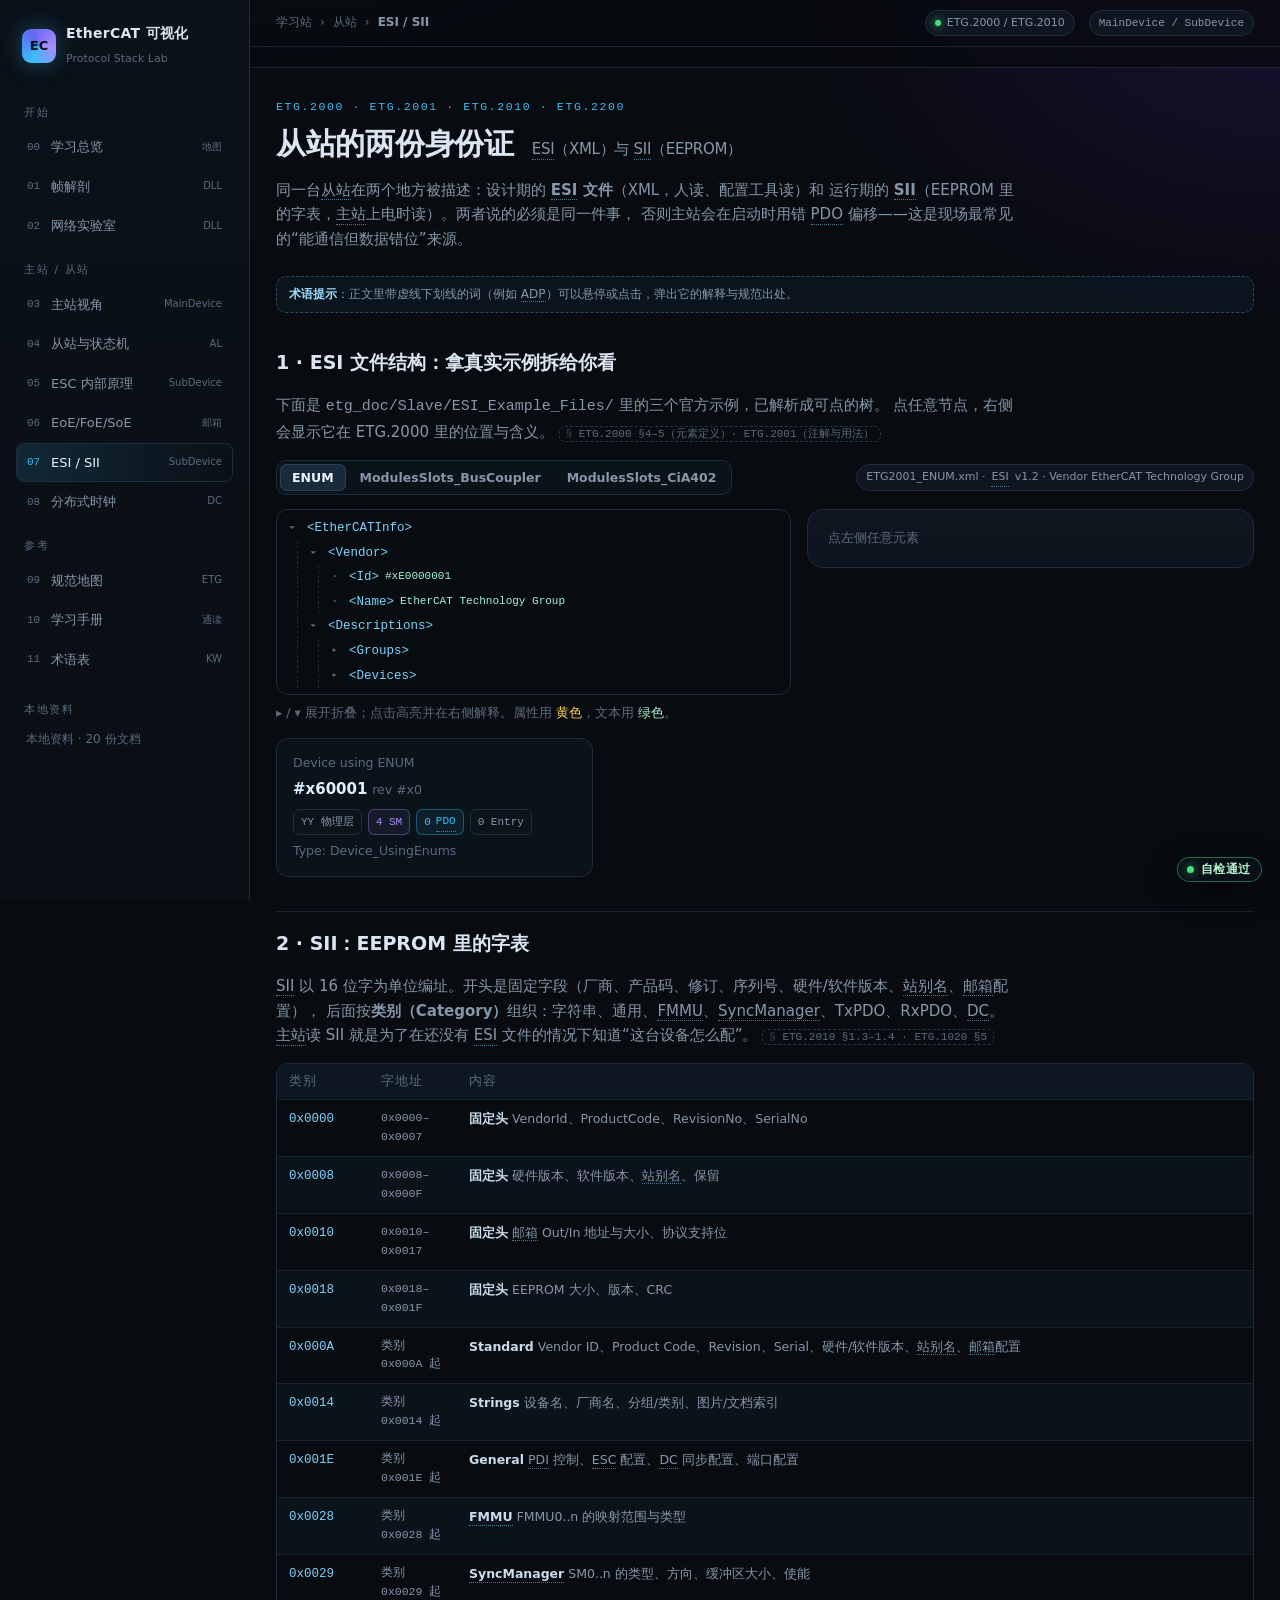
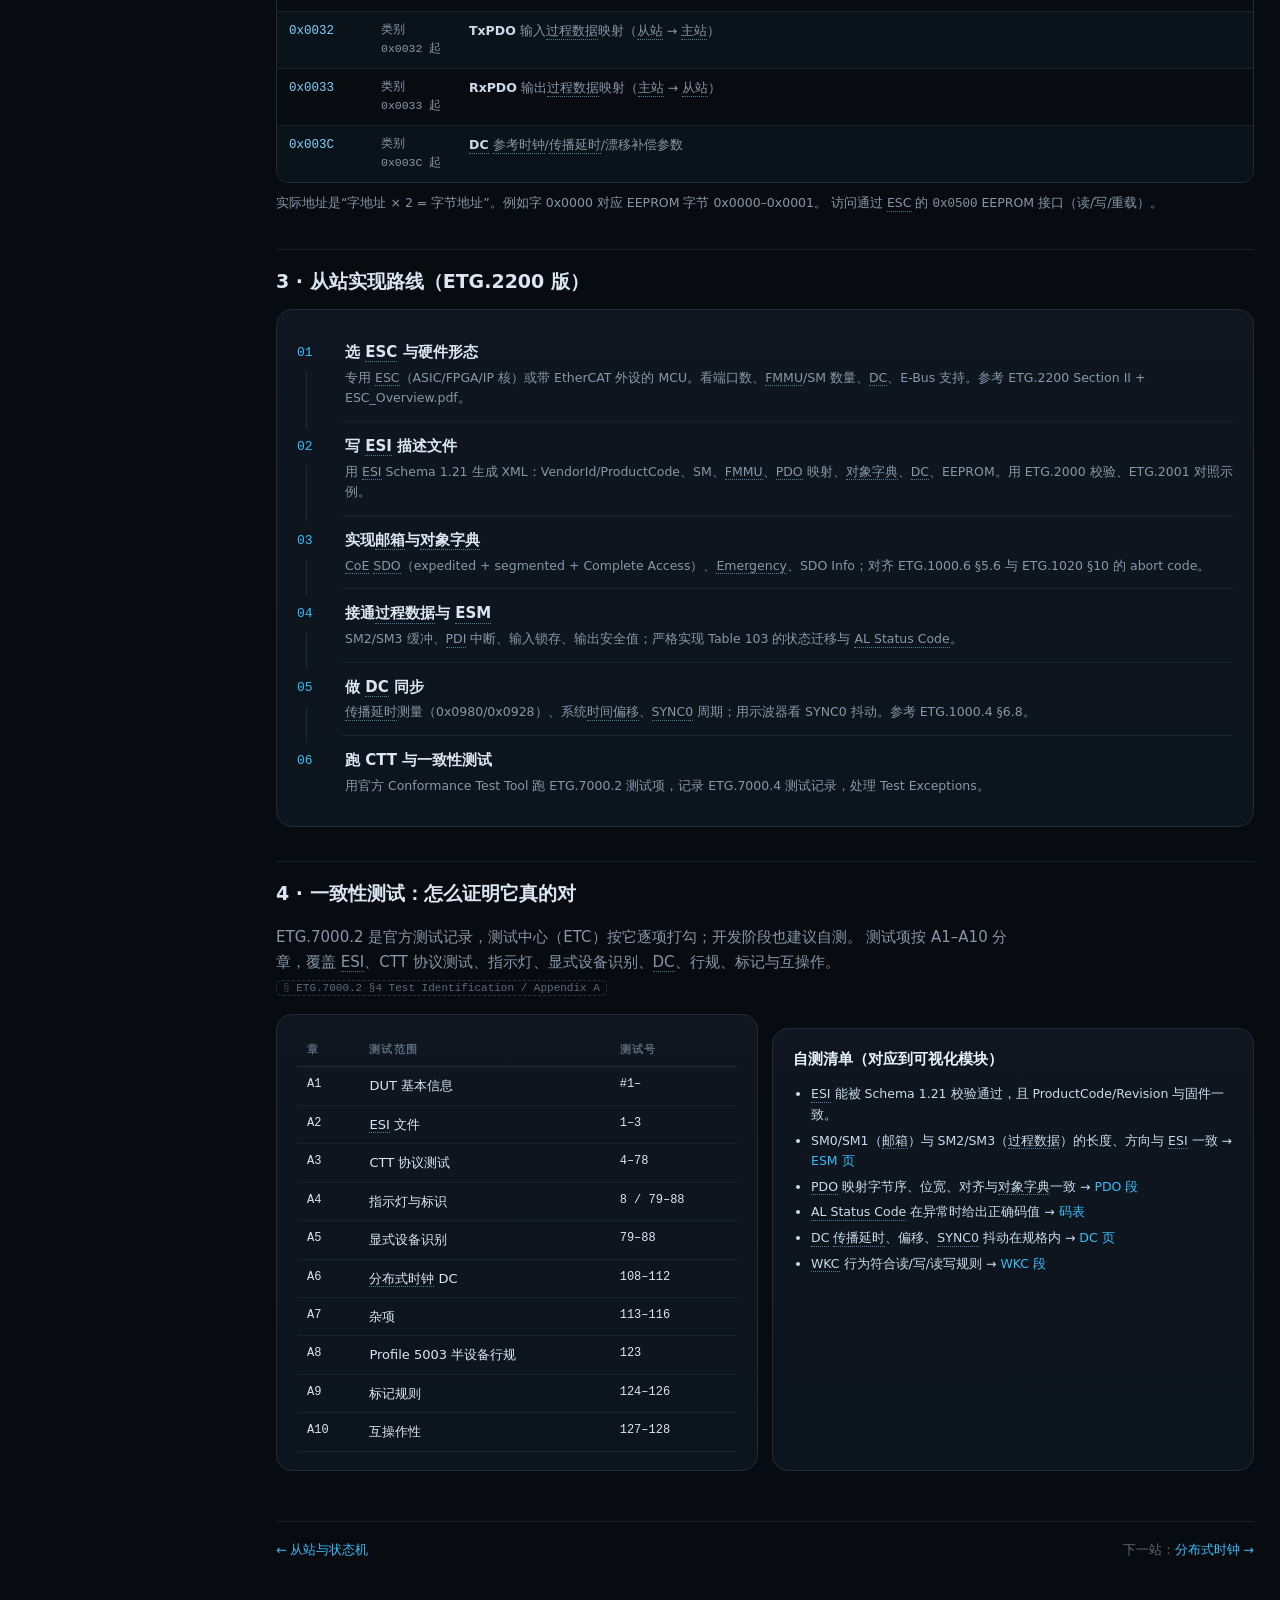
<file: slave.html>
<!DOCTYPE html>
<html lang="zh-CN">
<head>
<meta charset="utf-8">
<meta name="viewport" content="width=device-width,initial-scale=1">
<title>ESI / SII · EtherCAT 可视化</title>
<link rel="icon" href="data:image/svg+xml,%3Csvg xmlns='http://www.w3.org/2000/svg' viewBox='0 0 32 32'%3E%3Crect width='32' height='32' rx='8' fill='%230b1c26'/%3E%3Crect x='5' y='5' width='22' height='22' rx='5' fill='none' stroke='%2338bdf8' stroke-width='2'/%3E%3Ctext x='16' y='21' font-family='monospace' font-size='11' font-weight='700' fill='%237dd3fc' text-anchor='middle'%3EEC%3C/text%3E%3C/svg%3E">
<link rel="stylesheet" href="assets/css/style.css">
<style>
  .esi-grid{display:grid;grid-template-columns:minmax(0,1.15fr) minmax(0,1fr);gap:16px;align-items:start}
  @media (max-width:1040px){.esi-grid{grid-template-columns:minmax(0,1fr)}}
  .tree-wrap{border:1px solid var(--line);border-radius:12px;background:#070c11;padding:6px}
  .tgl{display:inline-block;width:12px;color:#5a6b7d;cursor:pointer;user-select:none}
  .tgl:hover{color:#9fe0ff}
  .tree .kids.hide{display:none}
  .detail dt{color:var(--text-faint);font-size:10.5px;letter-spacing:.08em;text-transform:uppercase;margin-top:10px}
  .detail dd{margin:2px 0 0;font-size:13px}
  .sii{border:1px solid var(--line);border-radius:12px;overflow:hidden}
  .sii-row{display:grid;grid-template-columns:92px 88px 1fr;gap:0;border-bottom:1px solid var(--line-soft)}
  .sii-row:last-child{border-bottom:0}
  .sii-row > div{padding:9px 12px;font-size:12.5px}
  .sii-row .h{font-family:var(--mono);color:#7dd3fc}
  .sii-row .w{font-family:var(--mono);color:var(--text-dim);font-size:11.5px}
  .sii-row:nth-child(odd){background:#0a121a}
  .sii-row.head{background:#0d1721;font-size:10.5px;letter-spacing:.1em;color:var(--text-faint)}
  .sii-row.head > div{padding:7px 12px}
  .dev-card{border:1px solid var(--line);border-radius:12px;padding:14px 16px;background:#0a121a}
  .dev-card b{color:#dff1ff}
  .pillrow{display:flex;gap:6px;flex-wrap:wrap;margin-top:8px}
  .road{display:grid;gap:0;counter-reset:s}
  .road .step{display:grid;grid-template-columns:44px 1fr;gap:0;position:relative}
  .road .step .no{font-family:var(--mono);font-size:13px;color:var(--master);padding:14px 0 0;position:relative}
  .road .step .no::after{content:"";position:absolute;left:9px;top:44px;bottom:-6px;width:1px;background:var(--line)}
  .road .step:last-child .no::after{display:none}
  .road .step .bd{padding:12px 0 12px 4px;border-bottom:1px solid var(--line-soft)}
  .road .step:last-child .bd{border-bottom:0}
</style>
</head>
<body>
<div class="shell">
  <div class="side" id="side-slot"></div>
  <div class="main">
    <div class="topbar" id="top-slot"></div>
    <div class="wrap">

      <div class="page-head">
        <div class="eyebrow">ETG.2000 · ETG.2001 · ETG.2010 · ETG.2200</div>
        <h1>从站的两份身份证 <small>ESI（XML）与 SII（EEPROM）</small></h1>
        <p class="lede">
          同一台从站在两个地方被描述：设计期的 <b>ESI 文件</b>（XML，人读、配置工具读）和
          运行期的 <b>SII</b>（EEPROM 里的字表，主站上电时读）。两者说的必须是同一件事，
          否则主站会在启动时用错 PDO 偏移——这是现场最常见的“能通信但数据错位”来源。
        </p>
      </div>

      <h2 id="esi">1 · ESI 文件结构：拿真实示例拆给你看</h2>
      <p class="lede">
        下面是 <code class="mono">etg_doc/Slave/ESI_Example_Files/</code> 里的三个官方示例，已解析成可点的树。
        点任意节点，右侧会显示它在 ETG.2000 里的位置与含义。
        <span class="src">ETG.2000 §4–5（元素定义）· ETG.2001（注解与用法）</span>
      </p>

      <div class="toolbar">
        <div class="seg" id="esi-pick"></div>
        <div class="spacer"></div>
        <span class="pill" id="esi-meta">—</span>
      </div>

      <div class="esi-grid">
        <div>
          <div class="tree-wrap tree" id="tree" style="max-height:560px;overflow:auto"></div>
          <div class="small faint" style="margin-top:8px">
            ▸ / ▾ 展开折叠；点击高亮并在右侧解释。属性用 <span style="color:#fcd34d">黄色</span>，文本用 <span style="color:#a7f3d0">绿色</span>。
          </div>
        </div>
        <div class="card detail" id="detail" style="position:sticky;top:64px">
          <div class="faint small">点左侧任意元素</div>
        </div>
      </div>

      <div class="grid g3" style="margin-top:14px" id="dev-cards"></div>

      <h2 id="sii">2 · SII：EEPROM 里的字表</h2>
      <p class="lede">
        SII 以 16 位字为单位编址。开头是固定字段（厂商、产品码、修订、序列号、硬件/软件版本、站别名、邮箱配置），
        后面按<b>类别（Category）</b>组织：字符串、通用、FMMU、SyncManager、TxPDO、RxPDO、DC。
        主站读 SII 就是为了在还没有 ESI 文件的情况下知道“这台设备怎么配”。
        <span class="src">ETG.2010 §1.3–1.4 · ETG.1020 §5</span>
      </p>

      <div class="sii" id="sii-box"></div>
      <p class="small muted" style="margin-top:10px">
        实际地址是“字地址 × 2 = 字节地址”。例如字 0x0000 对应 EEPROM 字节 0x0000–0x0001。
        访问通过 ESC 的 <code class="mono">0x0500</code> EEPROM 接口（读/写/重载）。
      </p>

      <h2 id="roadmap">3 · 从站实现路线（ETG.2200 版）</h2>
      <div class="card">
        <div class="road" id="road"></div>
      </div>

      <h2 id="conformance">4 · 一致性测试：怎么证明它真的对</h2>
      <p class="lede">
        ETG.7000.2 是官方测试记录，测试中心（ETC）按它逐项打勾；开发阶段也建议自测。
        测试项按 A1–A10 分章，覆盖 ESI、CTT 协议测试、指示灯、显式设备识别、DC、行规、标记与互操作。
        <span class="src">ETG.7000.2 §4 Test Identification / Appendix A</span>
      </p>
      <div class="grid g2">
        <div class="card">
          <table class="tbl">
            <thead><tr><th>章</th><th>测试范围</th><th>测试号</th></tr></thead>
            <tbody>
              <tr><td class="mono">A1</td><td>DUT 基本信息</td><td class="mono small">#1–</td></tr>
              <tr><td class="mono">A2</td><td>ESI 文件</td><td class="mono small">1–3</td></tr>
              <tr><td class="mono">A3</td><td>CTT 协议测试</td><td class="mono small">4–78</td></tr>
              <tr><td class="mono">A4</td><td>指示灯与标识</td><td class="mono small">8 / 79–88</td></tr>
              <tr><td class="mono">A5</td><td>显式设备识别</td><td class="mono small">79–88</td></tr>
              <tr><td class="mono">A6</td><td>分布式时钟 DC</td><td class="mono small">108–112</td></tr>
              <tr><td class="mono">A7</td><td>杂项</td><td class="mono small">113–116</td></tr>
              <tr><td class="mono">A8</td><td>Profile 5003 半设备行规</td><td class="mono small">123</td></tr>
              <tr><td class="mono">A9</td><td>标记规则</td><td class="mono small">124–126</td></tr>
              <tr><td class="mono">A10</td><td>互操作性</td><td class="mono small">127–128</td></tr>
            </tbody>
          </table>
        </div>
        <div class="card">
          <h3 style="margin-top:0">自测清单（对应到可视化模块）</h3>
          <ul class="small" style="padding-left:18px;color:#c9dcec">
            <li style="margin:5px 0">ESI 能被 Schema 1.21 校验通过，且 ProductCode/Revision 与固件一致。</li>
            <li style="margin:5px 0">SM0/SM1（邮箱）与 SM2/SM3（过程数据）的长度、方向与 ESI 一致 → <a href="al.html">ESM 页</a></li>
            <li style="margin:5px 0">PDO 映射字节序、位宽、对齐与对象字典一致 → <a href="al.html#pdo">PDO 段</a></li>
            <li style="margin:5px 0">AL Status Code 在异常时给出正确码值 → <a href="al.html#alstatus">码表</a></li>
            <li style="margin:5px 0">DC 传播延时、偏移、SYNC0 抖动在规格内 → <a href="dc.html">DC 页</a></li>
            <li style="margin:5px 0">WKC 行为符合读/写/读写规则 → <a href="frame.html#f5">WKC 段</a></li>
          </ul>
        </div>
      </div>

      <footer class="end">
        <a href="al.html">← 从站与状态机</a>
        <span>下一站：<a href="dc.html">分布式时钟 →</a></span>
      </footer>
    </div>
  </div>
</div>

<!-- ESI_DATA_BEGIN -->
<script id="esi-data" type="application/json">[{"file":"ETG2001_ENUM.xml","version":"1.2","vendorId":"#xE0000001","vendorName":"EtherCAT Technology Group","devices":[{"name":"Device using ENUM","productCode":"#x60001","revision":"#x0","physics":"YY","smCount":4,"typeText":"Device_UsingEnums","pdoCount":0,"entryCount":0,"moduleCount":0,"slotCount":0}],"tree":{"n":"EtherCATInfo","a":{},"c":[{"n":"Vendor","a":{},"c":[{"n":"Id","a":{},"c":[],"t":"#xE0000001"},{"n":"Name","a":{},"c":[],"t":"EtherCAT Technology Group"}]},{"n":"Descriptions","a":{},"c":[{"n":"Groups","a":{},"c":[{"n":"Group","a":{},"c":[{"n":"Type","a":{},"c":[],"t":"ETG2001DataType"},{"n":"Name","a":{"LcId":"1031"},"c":[],"t":"ETG.2001 ESI Annotations: data type Examples"},{"n":"Name","a":{"LcId":"1033"},"c":[],"t":"ETG.2001 ESI Annotations: Datentyp Beispiele"}]}]},{"n":"Devices","a":{},"c":[{"n":"Device","a":{"Physics":"YY"},"c":[{"n":"Type","a":{"ProductCode":"#x60001","RevisionNo":"#x0"},"c":[],"t":"Device_UsingEnums"},{"n":"Name","a":{"LcId":"1033"},"c":[],"t":"Device using ENUM"},{"n":"Name","a":{"LcId":"1031"},"c":[],"t":"Gerät mit ENUM Nutzung"},{"n":"GroupType","a":{},"c":[],"t":"ETG2001DataType"},{"n":"Profile","a":{},"c":[{"n":"Dictionary","a":{},"c":[{"n":"DataTypes","a":{},"c":[{"n":"DataType","a":{},"c":[{"n":"Name","a":{},"c":[],"t":"UDINT"},{"n":"BitSize","a":{},"c":[],"t":"32"}]},{"n":"DataType","a":{},"c":[{"n":"Name","a":{},"c":[],"t":"UINT"},{"n":"BitSize","a":{},"c":[],"t":"16"}]},{"n":"DataType","a":{},"c":[{"n":"Name","a":{},"c":[],"t":"SINT"},{"n":"BitSize","a":{},"c":[],"t":"8"}]},{"n":"DataType","a":{},"c":[{"n":"Name","a":{},"c":[],"t":"USINT"},{"n":"BitSize","a":{},"c":[],"t":"8"}]},{"n":"DataType","a":{},"c":[{"n":"Name","a":{},"c":[],"t":"STRING(2)"},{"n":"BitSize","a":{},"c":[],"t":"16"}]},{"n":"DataType","a":{},"c":[{"n":"Name","a":{},"c":[],"t":"STRING(6)"},{"n":"BitSize","a":{},"c":[],"t":"48"}]},{"n":"DataType","a":{},"c":[{"n":"Name","a":{},"c":[],"t":"DT0800EN32"},{"n":"BaseType","a":{},"c":[],"t":"UDINT"},{"n":"BitSize","a":{},"c":[],"t":"32"},{"n":"EnumInfo","a":{},"c":[{"n":"Text","a":{},"c":[],"t":"Green"},{"n":"Enum","a":{},"c":[],"t":"0"}]},{"n":"EnumInfo","a":{},"c":[{"n":"Text","a":{},"c":[],"t":"Red"},{"n":"Enum","a":{},"c":[],"t":"1"}]},{"n":"EnumInfo","a":{},"c":[{"n":"Text","a":{},"c":[],"t":"Yellow"},{"n":"Enum","a":{},"c":[],"t":"2"}]},{"n":"EnumInfo","a":{},"c":[{"n":"Text","a":{},"c":[],"t":"Blue"},{"n":"Enum","a":{},"c":[],"t":"3"}]},{"n":"EnumInfo","a":{},"c":[{"n":"Text","a":{},"c":[],"t":"Rainbow"},{"n":"Enum","a":{},"c":[],"t":"45054"}]}]},{"n":"DataType","a":{},"c":[{"n":"Name","a":{},"c":[],"t":"DT0801EN8"},{"n":"BaseType","a":{},"c":[],"t":"SINT"},{"n":"BitSize","a":{},"c":[],"t":"8"},{"n":"EnumInfo","a":{},"c":[{"n":"Text","a":{},"c":[],"t":"Large negative offset"},{"n":"Enum","a":{},"c":[],"t":"-10"}]},{"n":"EnumInfo","a":{},"c":[{"n":"Text","a":{},"c":[],"t":"Midium negative offset"},{"n":"Enum","a":{},"c":[],"t":"-5"}]},{"n":"EnumInfo","a":{},"c":[{"n":"Text","a":{},"c":[],"t":"Small negative offset"},{"n":"Enum","a":{},"c":[],"t":"-2"}]},{"n":"EnumInfo","a":{},"c":[{"n":"Text","a":{},"c":[],"t":"no offset"},{"n":"Enum","a":{},"c":[],"t":"0"}]},{"n":"EnumInfo","a":{},"c":[{"n":"Text","a":{},"c":[],"t":"Small positive offset"},{"n":"Enum","a":{},"c":[],"t":"2"}]},{"n":"EnumInfo","a":{},"c":[{"n":"Text","a":{},"c":[],"t":"Med. positive offset"},{"n":"Enum","a":{},"c":[],"t":"5"}]},{"n":"EnumInfo","a":{},"c":[{"n":"Text","a":{},"c":[],"t":"Large positive offset"},{"n":"Enum","a":{},"c":[],"t":"10"}]}]},{"n":"DataType","a":{},"c":[{"n":"Name","a":{},"c":[],"t":"DT1011ARR"},{"n":"BaseType","a":{},"c":[],"t":"UDINT"},{"n":"BitSize","a":{},"c":[],"t":"32"},{"n":"ArrayInfo","a":{},"c":[{"n":"LBound","a":{},"c":[],"t":"1"},{"n":"Elements","a":{},"c":[],"t":"1"}]}]},{"n":"DataType","a":{},"c":[{"n":"Name","a":{},"c":[],"t":"DT1011"},{"n":"BitSize","a":{},"c":[],"t":"48"},{"n":"SubItem","a":{},"c":[{"n":"SubIdx","a":{},"c":[],"t":"0"},{"n":"Name","a":{},"c":[],"t":"SubIndex 000"},{"n":"Type","a":{},"c":[],"t":"USINT"},{"n":"BitSize","a":{},"c":[],"t":"8"},{"n":"BitOffs","a":{},"c":[],"t":"0"},{"n":"Flags","a":{},"c":[]}]},{"n":"SubItem","a":{},"c":[{"n":"Name","a":{},"c":[],"t":"Elements"},{"n":"Type","a":{},"c":[],"t":"DT1011ARR"},{"n":"BitSize","a":{},"c":[],"t":"32"},{"n":"BitOffs","a":{},"c":[],"t":"16"},{"n":"Flags","a":{},"c":[]}]}]},{"n":"DataType","a":{},"c":[{"n":"Name","a":{},"c":[],"t":"DT1018"},{"n":"BitSize","a":{},"c":[],"t":"144"},{"n":"SubItem","a":{},"c":[{"n":"SubIdx","a":{},"c":[],"t":"0"},{"n":"Name","a":{},"c":[],"t":"SubIndex 000"},{"n":"Type","a":{},"c":[],"t":"USINT"},{"n":"BitSize","a":{},"c":[],"t":"8"},{"n":"BitOffs","a":{},"c":[],"t":"0"},{"n":"Flags","a":{},"c":[]}]},{"n":"SubItem","a":{},"c":[{"n":"SubIdx","a":{},"c":[],"t":"1"},{"n":"Name","a":{},"c":[],"t":"Vendor ID"},{"n":"Type","a":{},"c":[],"t":"UDINT"},{"n":"BitSize","a":{},"c":[],"t":"32"},{"n":"BitOffs","a":{},"c":[],"t":"16"},{"n":"Flags","a":{},"c":[]}]},{"n":"SubItem","a":{},"c":[{"n":"SubIdx","a":{},"c":[],"t":"2"},{"n":"Name","a":{},"c":[],"t":"Product code"},{"n":"Type","a":{},"c":[],"t":"UDINT"},{"n":"BitSize","a":{},"c":[],"t":"32"},{"n":"BitOffs","a":{},"c":[],"t":"48"},{"n":"Flags","a":{},"c":[]}]},{"n":"SubItem","a":{},"c":[{"n":"SubIdx","a":{},"c":[],"t":"3"},{"n":"Name","a":{},"c":[],"t":"Revision"},{"n":"Type","a":{},"c":[],"t":"UDINT"},{"n":"BitSize","a":{},"c":[],"t":"32"},{"n":"BitOffs","a":{},"c":[],"t":"80"},{"n":"Flags","a":{},"c":[]}]},{"n":"SubItem","a":{},"c":[{"n":"SubIdx","a":{},"c":[],"t":"4"},{"n":"Name","a":{},"c":[],"t":"Serial number"},{"n":"Type","a":{},"c":[],"t":"UDINT"},{"n":"BitSize","a":{},"c":[],"t":"32"},{"n":"BitOffs","a":{},"c":[],"t":"112"},{"n":"Flags","a":{},"c":[]}]}]},{"n":"DataType","a":{},"c":[{"n":"Name","a":{},"c":[],"t":"DT1C00ARR"},{"n":"BaseType","a":{},"c":[],"t":"USINT"},{"n":"BitSize","a":{},"c":[],"t":"32"},{"n":"ArrayInfo","a":{},"c":[{"n":"LBound","a":{},"c":[],"t":"1"},{"n":"Elements","a":{},"c":[],"t":"4"}]}]},{"n":"DataType","a":{},"c":[{"n":"Name","a":{},"c":[],"t":"DT1C00"},{"n":"BitSize","a":{},"c":[],"t":"48"},{"n":"SubItem","a":{},"c":[{"n":"SubIdx","a":{},"c":[],"t":"0"},{"n":"Name","a":{},"c":[],"t":"SubIndex 000"},{"n":"Type","a":{},"c":[],"t":"USINT"},{"n":"BitSize","a":{},"c":[],"t":"8"},{"n":"BitOffs","a":{},"c":[],"t":"0"},{"n":"Flags","a":{},"c":[]}]},{"n":"SubItem","a":{},"c":[{"n":"Name","a":{},"c":[],"t":"Elements"},{"n":"Type","a":{},"c":[],"t":"DT1C00ARR"},{"n":"BitSize","a":{},"c":[],"t":"32"},{"n":"BitOffs","a":{},"c":[],"t":"16"},{"n":"Flags","a":{},"c":[]}]}]},{"n":"DataType","a":{},"c":[{"n":"Name","a":{},"c":[],"t":"DT1C02"},{"n":"BitSize","a":{},"c":[],"t":"80"},{"n":"SubItem","a":{},"c":[{"n":"SubIdx","a":{},"c":[],"t":"0"},{"n":"Name","a":{},"c":[],"t":"SubIndex 000"},{"n":"Type","a":{},"c":[],"t":"USINT"},{"n":"BitSize","a":{},"c":[],"t":"8"},{"n":"BitOffs","a":{},"c":[],"t":"0"},{"n":"Flags","a":{},"c":[]}]},{"n":"SubItem","a":{},"c":[{"n":"SubIdx","a":{},"c":[],"t":"1"},{"n":"Name","a":{},"c":[],"t":"SM-Event Missed Counter"},{"n":"Type","a":{},"c":[],"t":"UINT"},{"n":"BitSize","a":{},"c":[],"t":"16"},{"n":"BitOffs","a":{},"c":[],"t":"16"},{"n":"Flags","a":{},"c":[]}]},{"n":"SubItem","a":{},"c":[{"n":"SubIdx","a":{},"c":[],"t":"2"},{"n":"Name","a":{},"c":[],"t":"Shift Time Too Short Counter"},{"n":"Type","a":{},"c":[],"t":"UINT"},{"n":"BitSize","a":{},"c":[],"t":"16"},{"n":"BitOffs","a":{},"c":[],"t":"32"},{"n":"Flags","a":{},"c":[]}]},{"n":"SubItem","a":{},"c":[{"n":"SubIdx","a":{},"c":[],"t":"3"},{"n":"Name","a":{},"c":[],"t":"Cycle Time Exceeded Counter"},{"n":"Type","a":{},"c":[],"t":"UINT"},{"n":"BitSize","a":{},"c":[],"t":"16"},{"n":"BitOffs","a":{},"c":[],"t":"48"},{"n":"Flags","a":{},"c":[]}]},{"n":"SubItem","a":{},"c":[{"n":"SubIdx","a":{},"c":[],"t":"4"},{"n":"Name","a":{},"c":[],"t":"SYNC0 Missed Counter"},{"n":"Type","a":{},"c":[],"t":"UINT"},{"n":"BitSize","a":{},"c":[],"t":"16"},{"n":"BitOffs","a":{},"c":[],"t":"64"},{"n":"Flags","a":{},"c":[]}]}]},{"n":"DataType","a":{},"c":[{"n":"Name","a":{},"c":[],"t":"DT1C32"},{"n":"BitSize","a":{},"c":[],"t":"208"},{"n":"SubItem","a":{},"c":[{"n":"SubIdx","a":{},"c":[],"t":"0"},{"n":"Name","a":{},"c":[],"t":"SubIndex 000"},{"n":"Type","a":{},"c":[],"t":"USINT"},{"n":"BitSize","a":{},"c":[],"t":"8"},{"n":"BitOffs","a":{},"c":[],"t":"0"},{"n":"Flags","a":{},"c":[]}]},{"n":"SubItem","a":{},"c":[{"n":"SubIdx","a":{},"c":[],"t":"1"},{"n":"Name","a":{},"c":[],"t":"Sync mode"},{"n":"Type","a":{},"c":[],"t":"UINT"},{"n":"BitSize","a":{},"c":[],"t":"16"},{"n":"BitOffs","a":{},"c":[],"t":"16"},{"n":"Flags","a":{},"c":[]}]},{"n":"SubItem","a":{},"c":[{"n":"SubIdx","a":{},"c":[],"t":"2"},{"n":"Name","a":{},"c":[],"t":"Cycle time"},{"n":"Type","a":{},"c":[],"t":"UDINT"},{"n":"BitSize","a":{},"c":[],"t":"32"},{"n":"BitOffs","a":{},"c":[],"t":"32"},{"n":"Flags","a":{},"c":[]}]},{"n":"SubItem","a":{},"c":[{"n":"SubIdx","a":{},"c":[],"t":"3"},{"n":"Name","a":{},"c":[],"t":"Shift time"},{"n":"Type","a":{},"c":[],"t":"UDINT"},{"n":"BitSize","a":{},"c":[],"t":"32"},{"n":"BitOffs","a":{},"c":[],"t":"64"},{"n":"Flags","a":{},"c":[]}]},{"n":"SubItem","a":{},"c":[{"n":"SubIdx","a":{},"c":[],"t":"4"},{"n":"Name","a":{},"c":[],"t":"Sync modes supported"},{"n":"Type","a":{},"c":[],"t":"UINT"},{"n":"BitSize","a":{},"c":[],"t":"16"},{"n":"BitOffs","a":{},"c":[],"t":"96"},{"n":"Flags","a":{},"c":[]}]},{"n":"SubItem","a":{},"c":[{"n":"SubIdx","a":{},"c":[],"t":"5"},{"n":"Name","a":{},"c":[],"t":"Minimum cycle time"},{"n":"Type","a":{},"c":[],"t":"UDINT"},{"n":"BitSize","a":{},"c":[],"t":"32"},{"n":"BitOffs","a":{},"c":[],"t":"112"},{"n":"Flags","a":{},"c":[]}]},{"n":"SubItem","a":{},"c":[{"n":"SubIdx","a":{},"c":[],"t":"6"},{"n":"Name","a":{},"c":[],"t":"Minimum shift time"},{"n":"Type","a":{},"c":[],"t":"UDINT"},{"n":"BitSize","a":{},"c":[],"t":"32"},{"n":"BitOffs","a":{},"c":[],"t":"144"},{"n":"Flags","a":{},"c":[]}]},{"n":"SubItem","a":{},"c":[{"n":"SubIdx","a":{},"c":[],"t":"7"},{"n":"Name","a":{},"c":[],"t":"Minimum fast cycle time"},{"n":"Type","a":{},"c":[],"t":"UDINT"},{"n":"BitSize","a":{},"c":[],"t":"32"},{"n":"BitOffs","a":{},"c":[],"t":"176"},{"n":"Flags","a":{},"c":[]}]}]},{"n":"DataType","a":{},"c":[{"n":"Name","a":{},"c":[],"t":"DT1C33"},{"n":"BitSize","a":{},"c":[],"t":"208"},{"n":"SubItem","a":{},"c":[{"n":"SubIdx","a":{},"c":[],"t":"0"},{"n":"Name","a":{},"c":[],"t":"SubIndex 000"},{"n":"Type","a":{},"c":[],"t":"USINT"},{"n":"BitSize","a":{},"c":[],"t":"8"},{"n":"BitOffs","a":{},"c":[],"t":"0"},{"n":"Flags","a":{},"c":[]}]},{"n":"SubItem","a":{},"c":[{"n":"SubIdx","a":{},"c":[],"t":"1"},{"n":"Name","a":{},"c":[],"t":"Sync mode"},{"n":"Type","a":{},"c":[],"t":"UINT"},{"n":"BitSize","a":{},"c":[],"t":"16"},{"n":"BitOffs","a":{},"c":[],"t":"16"},{"n":"Flags","a":{},"c":[]}]},{"n":"SubItem","a":{},"c":[{"n":"SubIdx","a":{},"c":[],"t":"2"},{"n":"Name","a":{},"c":[],"t":"Cycle time"},{"n":"Type","a":{},"c":[],"t":"UDINT"},{"n":"BitSize","a":{},"c":[],"t":"32"},{"n":"BitOffs","a":{},"c":[],"t":"32"},{"n":"Flags","a":{},"c":[]}]},{"n":"SubItem","a":{},"c":[{"n":"SubIdx","a":{},"c":[],"t":"3"},{"n":"Name","a":{},"c":[],"t":"Shift time"},{"n":"Type","a":{},"c":[],"t":"UDINT"},{"n":"BitSize","a":{},"c":[],"t":"32"},{"n":"BitOffs","a":{},"c":[],"t":"64"},{"n":"Flags","a":{},"c":[]}]},{"n":"SubItem","a":{},"c":[{"n":"SubIdx","a":{},"c":[],"t":"4"},{"n":"Name","a":{},"c":[],"t":"Sync modes supported"},{"n":"Type","a":{},"c":[],"t":"UINT"},{"n":"BitSize","a":{},"c":[],"t":"16"},{"n":"BitOffs","a":{},"c":[],"t":"96"},{"n":"Flags","a":{},"c":[]}]},{"n":"SubItem","a":{},"c":[{"n":"SubIdx","a":{},"c":[],"t":"5"},{"n":"Name","a":{},"c":[],"t":"Minimum cycle time"},{"n":"Type","a":{},"c":[],"t":"UDINT"},{"n":"BitSize","a":{},"c":[],"t":"32"},{"n":"BitOffs","a":{},"c":[],"t":"112"},{"n":"Flags","a":{},"c":[]}]},{"n":"SubItem","a":{},"c":[{"n":"SubIdx","a":{},"c":[],"t":"6"},{"n":"Name","a":{},"c":[],"t":"Minimum shift time"},{"n":"Type","a":{},"c":[],"t":"UDINT"},{"n":"BitSize","a":{},"c":[],"t":"32"},{"n":"BitOffs","a":{},"c":[],"t":"144"},{"n":"Flags","a":{},"c":[]}]},{"n":"SubItem","a":{},"c":[{"n":"SubIdx","a":{},"c":[],"t":"7"},{"n":"Name","a":{},"c":[],"t":"Minimum fast cycle time"},{"n":"Type","a":{},"c":[],"t":"UDINT"},{"n":"BitSize","a":{},"c":[],"t":"32"},{"n":"BitOffs","a":{},"c":[],"t":"176"},{"n":"Flags","a":{},"c":[]}]}]},{"n":"DataType","a":{},"c":[{"n":"Name","a":{},"c":[],"t":"DT2000"},{"n":"BitSize","a":{},"c":[],"t":"64"},{"n":"SubItem","a":{},"c":[{"n":"SubIdx","a":{},"c":[],"t":"0"},{"n":"Name","a":{},"c":[],"t":"SubIndex 000"},{"n":"Type","a":{},"c":[],"t":"USINT"},{"n":"BitSize","a":{},"c":[],"t":"8"},{"n":"BitOffs","a":{},"c":[],"t":"0"},{"n":"Flags","a":{},"c":[]}]},{"n":"SubItem","a":{},"c":[{"n":"SubIdx","a":{},"c":[],"t":"1"},{"n":"Name","a":{},"c":[],"t":"Enum 32 standard"},{"n":"Type","a":{},"c":[],"t":"DT0800EN32"},{"n":"BitSize","a":{},"c":[],"t":"32"},{"n":"BitOffs","a":{},"c":[],"t":"16"},{"n":"Flags","a":{},"c":[]}]},{"n":"SubItem","a":{},"c":[{"n":"SubIdx","a":{},"c":[],"t":"2"},{"n":"Name","a":{},"c":[],"t":"Enum signed 8 Data"},{"n":"Type","a":{},"c":[],"t":"DT0801EN8"},{"n":"BitSize","a":{},"c":[],"t":"8"},{"n":"BitOffs","a":{},"c":[],"t":"48"},{"n":"Flags","a":{},"c":[]}]},{"n":"SubItem","a":{},"c":[{"n":"SubIdx","a":{},"c":[],"t":"3"},{"n":"Name","a":{},"c":[],"t":"Enum signed 8 Value"},{"n":"Type","a":{},"c":[],"t":"DT0801EN8"},{"n":"BitSize","a":{},"c":[],"t":"8"},{"n":"BitOffs","a":{},"c":[],"t":"48"},{"n":"Flags","a":{},"c":[]}]}]},{"n":"DataType","a":{},"c":[{"n":"Name","a":{},"c":[],"t":"DTF000"},{"n":"BitSize","a":{},"c":[],"t":"48"},{"n":"SubItem","a":{},"c":[{"n":"SubIdx","a":{},"c":[],"t":"0"},{"n":"Name","a":{},"c":[],"t":"SubIndex 000"},{"n":"Type","a":{},"c":[],"t":"USINT"},{"n":"BitSize","a":{},"c":[],"t":"8"},{"n":"BitOffs","a":{},"c":[],"t":"0"},{"n":"Flags","a":{},"c":[]}]},{"n":"SubItem","a":{},"c":[{"n":"SubIdx","a":{},"c":[],"t":"1"},{"n":"Name","a":{},"c":[],"t":"Module object distance"},{"n":"Type","a":{},"c":[],"t":"UINT"},{"n":"BitSize","a":{},"c":[],"t":"16"},{"n":"BitOffs","a":{},"c":[],"t":"16"},{"n":"Flags","a":{},"c":[]}]},{"n":"SubItem","a":{},"c":[{"n":"SubIdx","a":{},"c":[],"t":"2"},{"n":"Name","a":{},"c":[],"t":"Maximum number of modules"},{"n":"Type","a":{},"c":[],"t":"UINT"},{"n":"BitSize","a":{},"c":[],"t":"16"},{"n":"BitOffs","a":{},"c":[],"t":"32"},{"n":"Flags","a":{},"c":[]}]}]},{"n":"DataType","a":{},"c":[{"n":"Name","a":{},"c":[],"t":"DTF010ARR"},{"n":"BaseType","a":{},"c":[],"t":"UINT"},{"n":"BitSize","a":{},"c":[],"t":"4080"},{"n":"ArrayInfo","a":{},"c":[{"n":"LBound","a":{},"c":[],"t":"1"},{"n":"Elements","a":{},"c":[],"t":"255"}]}]},{"n":"DataType","a":{},"c":[{"n":"Name","a":{},"c":[],"t":"DTF010"},{"n":"BitSize","a":{},"c":[],"t":"4096"},{"n":"SubItem","a":{},"c":[{"n":"SubIdx","a":{},"c":[],"t":"0"},{"n":"Name","a":{},"c":[],"t":"SubIndex 000"},{"n":"Type","a":{},"c":[],"t":"USINT"},{"n":"BitSize","a":{},"c":[],"t":"8"},{"n":"BitOffs","a":{},"c":[],"t":"0"},{"n":"Flags","a":{},"c":[]}]},{"n":"SubItem","a":{},"c":[{"n":"Name","a":{},"c":[],"t":"Elements"},{"n":"Type","a":{},"c":[],"t":"DTF010ARR"},{"n":"BitSize","a":{},"c":[],"t":"4080"},{"n":"BitOffs","a":{},"c":[],"t":"16"},{"n":"Flags","a":{},"c":[]}]}]}]},{"n":"Objects","a":{},"c":[{"n":"Object","a":{},"c":[{"n":"Index","a":{},"c":[],"t":"#x1000"},{"n":"Name","a":{},"c":[],"t":"Device type"},{"n":"Type","a":{},"c":[],"t":"UDINT"},{"n":"BitSize","a":{},"c":[],"t":"32"},{"n":"Info","a":{},"c":[{"n":"DefaultData","a":{},"c":[],"t":"89130000"}]},{"n":"Flags","a":{},"c":[{"n":"Access","a":{},"c":[],"t":"ro"},{"n":"Category","a":{},"c":[],"t":"m"}]}]},{"n":"Object","a":{},"c":[{"n":"Index","a":{},"c":[],"t":"#x1008"},{"n":"Name","a":{},"c":[],"t":"Device name"},{"n":"Type","a":{},"c":[],"t":"STRING(6)"},{"n":"BitSize","a":{},"c":[],"t":"48"},{"n":"Info","a":{},"c":[{"n":"DefaultData","a":{},"c":[],"t":"447269766531"}]},{"n":"Flags","a":{},"c":[{"n":"Access","a":{},"c":[],"t":"ro"},{"n":"Category","a":{},"c":[],"t":"o"}]}]},{"n":"Object","a":{},"c":[{"n":"Index","a":{},"c":[],"t":"#x1009"},{"n":"Name","a":{},"c":[],"t":"Hardware version"},{"n":"Type","a":{},"c":[],"t":"STRING(2)"},{"n":"BitSize","a":{},"c":[],"t":"16"},{"n":"Info","a":{},"c":[{"n":"DefaultData","a":{},"c":[],"t":"3030"}]},{"n":"Flags","a":{},"c":[{"n":"Access","a":{},"c":[],"t":"ro"},{"n":"Category","a":{},"c":[],"t":"o"}]}]},{"n":"Object","a":{},"c":[{"n":"Index","a":{},"c":[],"t":"#x100a"},{"n":"Name","a":{},"c":[],"t":"Software version"},{"n":"Type","a":{},"c":[],"t":"STRING(2)"},{"n":"BitSize","a":{},"c":[],"t":"16"},{"n":"Info","a":{},"c":[{"n":"DefaultData","a":{},"c":[],"t":"3030"}]},{"n":"Flags","a":{},"c":[{"n":"Access","a":{},"c":[],"t":"ro"},{"n":"Category","a":{},"c":[],"t":"o"}]}]},{"n":"Object","a":{},"c":[{"n":"Index","a":{},"c":[],"t":"#x1011"},{"n":"Name","a":{},"c":[],"t":"Restore default parameters"},{"n":"Type","a":{},"c":[],"t":"DT1011"},{"n":"BitSize","a":{},"c":[],"t":"48"},{"n":"Info","a":{},"c":[{"n":"SubItem","a":{},"c":[]},{"n":"SubItem","a":{},"c":[]}]},{"n":"Flags","a":{},"c":[{"n":"Access","a":{},"c":[],"t":"ro"},{"n":"Category","a":{},"c":[],"t":"o"}]}]},{"n":"Object","a":{},"c":[{"n":"Index","a":{},"c":[],"t":"#x1018"},{"n":"Name","a":{},"c":[],"t":"Identity"},{"n":"Type","a":{},"c":[],"t":"DT1018"},{"n":"BitSize","a":{},"c":[],"t":"144"},{"n":"Info","a":{},"c":[{"n":"SubItem","a":{},"c":[]},{"n":"SubItem","a":{},"c":[]},{"n":"SubItem","a":{},"c":[]},{"n":"SubItem","a":{},"c":[]},{"n":"SubItem","a":{},"c":[]}]},{"n":"Flags","a":{},"c":[{"n":"Access","a":{},"c":[],"t":"ro"},{"n":"Category","a":{},"c":[],"t":"o"}]}]},{"n":"Object","a":{},"c":[{"n":"Index","a":{},"c":[],"t":"#x1100"},{"n":"Name","a":{},"c":[],"t":"Backup parameter checksum"},{"n":"Type","a":{},"c":[],"t":"UDINT"},{"n":"BitSize","a":{},"c":[],"t":"32"},{"n":"Info","a":{},"c":[{"n":"DefaultData","a":{},"c":[],"t":"00000000"}]},{"n":"Flags","a":{},"c":[{"n":"Access","a":{},"c":[],"t":"ro"},{"n":"Category","a":{},"c":[],"t":"o"}]}]},{"n":"Object","a":{},"c":[{"n":"Index","a":{},"c":[],"t":"#x1c00"},{"n":"Name","a":{},"c":[],"t":"Sync manager type"},{"n":"Type","a":{},"c":[],"t":"DT1C00"},{"n":"BitSize","a":{},"c":[],"t":"48"},{"n":"Info","a":{},"c":[{"n":"SubItem","a":{},"c":[]},{"n":"SubItem","a":{},"c":[]},{"n":"SubItem","a":{},"c":[]},{"n":"SubItem","a":{},"c":[]},{"n":"SubItem","a":{},"c":[]}]},{"n":"Flags","a":{},"c":[{"n":"Access","a":{},"c":[],"t":"ro"},{"n":"Category","a":{},"c":[],"t":"o"}]}]},{"n":"Object","a":{},"c":[{"n":"Index","a":{},"c":[],"t":"#x1c02"},{"n":"Name","a":{},"c":[],"t":"Cycle diagnosis"},{"n":"Type","a":{},"c":[],"t":"DT1C02"},{"n":"BitSize","a":{},"c":[],"t":"80"},{"n":"Info","a":{},"c":[{"n":"SubItem","a":{},"c":[]}]},{"n":"Flags","a":{},"c":[{"n":"Access","a":{},"c":[],"t":"ro"},{"n":"Category","a":{},"c":[],"t":"o"}]}]},{"n":"Object","a":{},"c":[{"n":"Index","a":{},"c":[],"t":"#x1c32"},{"n":"Name","a":{},"c":[],"t":"SM output parameter"},{"n":"Type","a":{},"c":[],"t":"DT1C32"},{"n":"BitSize","a":{},"c":[],"t":"208"},{"n":"Info","a":{},"c":[{"n":"SubItem","a":{},"c":[]},{"n":"SubItem","a":{},"c":[]},{"n":"SubItem","a":{},"c":[]},{"n":"SubItem","a":{},"c":[]},{"n":"SubItem","a":{},"c":[]},{"n":"SubItem","a":{},"c":[]},{"n":"SubItem","a":{},"c":[]},{"n":"SubItem","a":{},"c":[]}]},{"n":"Flags","a":{},"c":[{"n":"Access","a":{},"c":[],"t":"ro"},{"n":"Category","a":{},"c":[],"t":"o"}]}]},{"n":"Object","a":{},"c":[{"n":"Index","a":{},"c":[],"t":"#x1c33"},{"n":"Name","a":{},"c":[],"t":"SM input parameter"},{"n":"Type","a":{},"c":[],"t":"DT1C33"},{"n":"BitSize","a":{},"c":[],"t":"208"},{"n":"Info","a":{},"c":[{"n":"SubItem","a":{},"c":[]},{"n":"SubItem","a":{},"c":[]},{"n":"SubItem","a":{},"c":[]},{"n":"SubItem","a":{},"c":[]},{"n":"SubItem","a":{},"c":[]},{"n":"SubItem","a":{},"c":[]},{"n":"SubItem","a":{},"c":[]},{"n":"SubItem","a":{},"c":[]}]},{"n":"Flags","a":{},"c":[{"n":"Access","a":{},"c":[],"t":"ro"},{"n":"Category","a":{},"c":[],"t":"o"}]}]},{"n":"Object","a":{},"c":[{"n":"Index","a":{},"c":[],"t":"#x2000"},{"n":"Name","a":{},"c":[],"t":"EnumTest"},{"n":"Type","a":{},"c":[],"t":"DT2000"},{"n":"BitSize","a":{},"c":[],"t":"64"},{"n":"Info","a":{},"c":[{"n":"SubItem","a":{},"c":[]},{"n":"SubItem","a":{},"c":[]},{"n":"SubItem","a":{},"c":[]},{"n":"SubItem","a":{},"c":[]}]},{"n":"Flags","a":{},"c":[{"n":"Access","a":{},"c":[],"t":"ro"},{"n":"Category","a":{},"c":[],"t":"o"}]}]},{"n":"Object","a":{},"c":[{"n":"Index","a":{},"c":[],"t":"#xf000"},{"n":"Name","a":{},"c":[],"t":"Modular device profile"},{"n":"Type","a":{},"c":[],"t":"DTF000"},{"n":"BitSize","a":{},"c":[],"t":"48"},{"n":"Info","a":{},"c":[{"n":"SubItem","a":{},"c":[]},{"n":"SubItem","a":{},"c":[]},{"n":"SubItem","a":{},"c":[]}]},{"n":"Flags","a":{},"c":[{"n":"Access","a":{},"c":[],"t":"ro"},{"n":"Category","a":{},"c":[],"t":"o"}]}]},{"n":"Object","a":{},"c":[{"n":"Index","a":{},"c":[],"t":"#xf008"},{"n":"Name","a":{},"c":[],"t":"Code word"},{"n":"Type","a":{},"c":[],"t":"UDINT"},{"n":"BitSize","a":{},"c":[],"t":"32"},{"n":"Info","a":{},"c":[{"n":"DefaultData","a":{},"c":[],"t":"00000000"}]},{"n":"Flags","a":{},"c":[{"n":"Access","a":{},"c":[],"t":"rw"},{"n":"Category","a":{},"c":[],"t":"o"}]}]},{"n":"Object","a":{},"c":[{"n":"Index","a":{},"c":[],"t":"#xf010"},{"n":"Name","a":{},"c":[],"t":"Module list"},{"n":"Type","a":{},"c":[],"t":"DTF010"},{"n":"BitSize","a":{},"c":[],"t":"4096"},{"n":"Info","a":{},"c":[{"n":"SubItem","a":{},"c":[]},{"n":"SubItem","a":{},"c":[]},{"n":"SubItem","a":{},"c":[]},{"n":"SubItem","a":{},"c":[]},{"n":"SubItem","a":{},"c":[]},{"n":"SubItem","a":{},"c":[]},{"n":"SubItem","a":{},"c":[]},{"n":"SubItem","a":{},"c":[]},{"n":"SubItem","a":{},"c":[]},{"n":"SubItem","a":{},"c":[]},{"n":"SubItem","a":{},"c":[]},{"n":"SubItem","a":{},"c":[]},{"n":"SubItem","a":{},"c":[]},{"n":"SubItem","a":{},"c":[]},{"n":"SubItem","a":{},"c":[]},{"n":"SubItem","a":{},"c":[]},{"n":"SubItem","a":{},"c":[]},{"n":"SubItem","a":{},"c":[]},{"n":"SubItem","a":{},"c":[]},{"n":"SubItem","a":{},"c":[]},{"n":"SubItem","a":{},"c":[]},{"n":"SubItem","a":{},"c":[]},{"n":"SubItem","a":{},"c":[]},{"n":"SubItem","a":{},"c":[]},{"n":"SubItem","a":{},"c":[]},{"n":"SubItem","a":{},"c":[]},{"n":"SubItem","a":{},"c":[]},{"n":"SubItem","a":{},"c":[]},{"n":"SubItem","a":{},"c":[]},{"n":"SubItem","a":{},"c":[]},{"n":"SubItem","a":{},"c":[]},{"n":"SubItem","a":{},"c":[]},{"n":"SubItem","a":{},"c":[]},{"n":"SubItem","a":{},"c":[]},{"n":"SubItem","a":{},"c":[]},{"n":"SubItem","a":{},"c":[]},{"n":"SubItem","a":{},"c":[]},{"n":"SubItem","a":{},"c":[]},{"n":"SubItem","a":{},"c":[]},{"n":"SubItem","a":{},"c":[]},{"n":"SubItem","a":{},"c":[]},{"n":"SubItem","a":{},"c":[]},{"n":"SubItem","a":{},"c":[]},{"n":"SubItem","a":{},"c":[]},{"n":"SubItem","a":{},"c":[]},{"n":"SubItem","a":{},"c":[]},{"n":"SubItem","a":{},"c":[]},{"n":"SubItem","a":{},"c":[]},{"n":"SubItem","a":{},"c":[]},{"n":"SubItem","a":{},"c":[]},{"n":"SubItem","a":{},"c":[]},{"n":"SubItem","a":{},"c":[]},{"n":"SubItem","a":{},"c":[]},{"n":"SubItem","a":{},"c":[]},{"n":"SubItem","a":{},"c":[]},{"n":"SubItem","a":{},"c":[]},{"n":"SubItem","a":{},"c":[]},{"n":"SubItem","a":{},"c":[]},{"n":"SubItem","a":{},"c":[]},{"n":"SubItem","a":{},"c":[]},{"n":"SubItem","a":{},"c":[]},{"n":"SubItem","a":{},"c":[]},{"n":"SubItem","a":{},"c":[]},{"n":"SubItem","a":{},"c":[]},{"n":"SubItem","a":{},"c":[]},{"n":"SubItem","a":{},"c":[]},{"n":"SubItem","a":{},"c":[]},{"n":"SubItem","a":{},"c":[]},{"n":"SubItem","a":{},"c":[]},{"n":"SubItem","a":{},"c":[]},{"n":"SubItem","a":{},"c":[]},{"n":"SubItem","a":{},"c":[]},{"n":"SubItem","a":{},"c":[]},{"n":"SubItem","a":{},"c":[]},{"n":"SubItem","a":{},"c":[]},{"n":"SubItem","a":{},"c":[]},{"n":"SubItem","a":{},"c":[]},{"n":"SubItem","a":{},"c":[]},{"n":"SubItem","a":{},"c":[]},{"n":"SubItem","a":{},"c":[]},{"n":"SubItem","a":{},"c":[]},{"n":"SubItem","a":{},"c":[]},{"n":"SubItem","a":{},"c":[]},{"n":"SubItem","a":{},"c":[]},{"n":"SubItem","a":{},"c":[]},{"n":"SubItem","a":{},"c":[]},{"n":"SubItem","a":{},"c":[]},{"n":"SubItem","a":{},"c":[]},{"n":"SubItem","a":{},"c":[]},{"n":"SubItem","a":{},"c":[]}],"more":true},{"n":"Flags","a":{},"c":[{"n":"Access","a":{},"c":[],"t":"ro"},{"n":"Category","a":{},"c":[],"t":"o"}]}]}]}]}]},{"n":"Fmmu","a":{},"c":[],"t":"Outputs"},{"n":"Fmmu","a":{},"c":[],"t":"Inputs"},{"n":"Fmmu","a":{},"c":[],"t":"MBoxState"},{"n":"Sm","a":{"DefaultSize":"128","StartAddress":"#x1000","ControlByte":"#x26","Enable":"1"},"c":[],"t":"MBoxOut"},{"n":"Sm","a":{"DefaultSize":"128","StartAddress":"#x1400","ControlByte":"#x22","Enable":"1"},"c":[],"t":"MBoxIn"},{"n":"Sm","a":{"DefaultSize":"40","StartAddress":"#x1800","ControlByte":"#x64","Enable":"1"},"c":[],"t":"Outputs"},{"n":"Sm","a":{"DefaultSize":"22","StartAddress":"#x1c00","ControlByte":"#x20","Enable":"1"},"c":[],"t":"Inputs"},{"n":"Mailbox","a":{},"c":[{"n":"CoE","a":{"CompleteAccess":"1","PdoAssign":"1","PdoConfig":"1"},"c":[]}]},{"n":"Dc","a":{},"c":[{"n":"OpMode","a":{},"c":[{"n":"Name","a":{},"c":[],"t":"Synchron"},{"n":"Desc","a":{},"c":[],"t":"SM-Synchron"},{"n":"AssignActivate","a":{},"c":[],"t":"#x0"},{"n":"CycleTimeSync0","a":{},"c":[],"t":"0"},{"n":"ShiftTimeSync0","a":{},"c":[],"t":"0"},{"n":"CycleTimeSync1","a":{},"c":[],"t":"0"},{"n":"ShiftTimeSync1","a":{},"c":[],"t":"0"}]},{"n":"OpMode","a":{},"c":[{"n":"Name","a":{},"c":[],"t":"DC"},{"n":"Desc","a":{},"c":[],"t":"DC-Synchron"},{"n":"AssignActivate","a":{},"c":[],"t":"#x300"},{"n":"CycleTimeSync0","a":{},"c":[],"t":"0"},{"n":"ShiftTimeSync0","a":{},"c":[],"t":"0"},{"n":"CycleTimeSync1","a":{},"c":[],"t":"0"},{"n":"ShiftTimeSync1","a":{},"c":[],"t":"0"}]}]},{"n":"Eeprom","a":{},"c":[{"n":"ByteSize","a":{},"c":[],"t":"2048"},{"n":"ConfigData","a":{},"c":[],"t":"0800020800000000000000000000"},{"n":"BootStrap","a":{},"c":[],"t":"0010140200181402"}]}]}]}]}]}},{"file":"ETG2001_ModulesSlots_BusCoupler.xml","version":"1.3","vendorId":"#xE0000001","vendorName":"EtherCAT Technology Group","devices":[{"name":"EtherCAT Fieldbus Coupler (Modules/Slots and MDP)","productCode":"#x10100","revision":"#x1","physics":"YY","smCount":4,"typeText":"Bus Coupler","pdoCount":2,"entryCount":2,"moduleCount":0,"slotCount":1}],"tree":{"n":"EtherCATInfo","a":{},"c":[{"n":"InfoReference","a":{},"c":[],"t":"ETG2001_ModulesSlots_BusCoupler_Modules.xml"},{"n":"Vendor","a":{},"c":[{"n":"Id","a":{},"c":[],"t":"#xE0000001"},{"n":"Name","a":{},"c":[],"t":"EtherCAT Technology Group"}]},{"n":"Descriptions","a":{},"c":[{"n":"Groups","a":{},"c":[{"n":"Group","a":{},"c":[{"n":"Type","a":{},"c":[],"t":"ETG2001ModulesSlots"},{"n":"Name","a":{"LcId":"1031"},"c":[],"t":"ETG.2001 ESI Annotations: Modules/Slots Examples"},{"n":"Name","a":{"LcId":"1033"},"c":[],"t":"ETG.2001 ESI Annotations: Modules/Slots Beispiele"}]}]},{"n":"Devices","a":{},"c":[{"n":"Device","a":{"Physics":"YY"},"c":[{"n":"Type","a":{"ProductCode":"#x10100","RevisionNo":"#x1"},"c":[],"t":"Bus Coupler"},{"n":"Name","a":{"LcId":"1033"},"c":[],"t":"EtherCAT Fieldbus Coupler (Modules/Slots and MDP)"},{"n":"Info","a":{},"c":[{"n":"Mailbox","a":{},"c":[{"n":"Timeout","a":{},"c":[{"n":"RequestTimeout","a":{},"c":[],"t":"100"},{"n":"ResponseTimeout","a":{},"c":[],"t":"6000"}]}]}]},{"n":"GroupType","a":{},"c":[],"t":"ETG2001ModulesSlots"},{"n":"Profile","a":{},"c":[{"n":"ProfileNo","a":{},"c":[],"t":"5001"},{"n":"Dictionary","a":{},"c":[{"n":"DataTypes","a":{},"c":[{"n":"DataType","a":{},"c":[{"n":"Name","a":{},"c":[],"t":"BOOL"},{"n":"BitSize","a":{},"c":[],"t":"1"}]},{"n":"DataType","a":{},"c":[{"n":"Name","a":{},"c":[],"t":"UDINT"},{"n":"BitSize","a":{},"c":[],"t":"32"}]},{"n":"DataType","a":{},"c":[{"n":"Name","a":{},"c":[],"t":"UINT"},{"n":"BitSize","a":{},"c":[],"t":"16"}]},{"n":"DataType","a":{},"c":[{"n":"Name","a":{},"c":[],"t":"USINT"},{"n":"BitSize","a":{},"c":[],"t":"8"}]},{"n":"DataType","a":{},"c":[{"n":"Name","a":{},"c":[],"t":"STRING(12)"},{"n":"BitSize","a":{},"c":[],"t":"96"}]},{"n":"DataType","a":{},"c":[{"n":"Name","a":{},"c":[],"t":"STRING(17)"},{"n":"BitSize","a":{},"c":[],"t":"136"}]},{"n":"DataType","a":{},"c":[{"n":"Name","a":{},"c":[],"t":"STRING(3)"},{"n":"BitSize","a":{},"c":[],"t":"24"}]},{"n":"DataType","a":{},"c":[{"n":"Name","a":{},"c":[],"t":"DT1018"},{"n":"BitSize","a":{},"c":[],"t":"144"},{"n":"SubItem","a":{},"c":[{"n":"SubIdx","a":{},"c":[],"t":"0"},{"n":"Name","a":{},"c":[],"t":"SubIndex 000"},{"n":"Type","a":{},"c":[],"t":"USINT"},{"n":"BitSize","a":{},"c":[],"t":"8"},{"n":"BitOffs","a":{},"c":[],"t":"0"},{"n":"Flags","a":{},"c":[]}]},{"n":"SubItem","a":{},"c":[{"n":"SubIdx","a":{},"c":[],"t":"1"},{"n":"Name","a":{},"c":[],"t":"Vendor ID"},{"n":"Type","a":{},"c":[],"t":"UDINT"},{"n":"BitSize","a":{},"c":[],"t":"32"},{"n":"BitOffs","a":{},"c":[],"t":"16"},{"n":"Flags","a":{},"c":[]}]},{"n":"SubItem","a":{},"c":[{"n":"SubIdx","a":{},"c":[],"t":"2"},{"n":"Name","a":{},"c":[],"t":"Product Code"},{"n":"Type","a":{},"c":[],"t":"UDINT"},{"n":"BitSize","a":{},"c":[],"t":"32"},{"n":"BitOffs","a":{},"c":[],"t":"48"},{"n":"Flags","a":{},"c":[]}]},{"n":"SubItem","a":{},"c":[{"n":"SubIdx","a":{},"c":[],"t":"3"},{"n":"Name","a":{},"c":[],"t":"Revision"},{"n":"Type","a":{},"c":[],"t":"UDINT"},{"n":"BitSize","a":{},"c":[],"t":"32"},{"n":"BitOffs","a":{},"c":[],"t":"80"},{"n":"Flags","a":{},"c":[]}]},{"n":"SubItem","a":{},"c":[{"n":"SubIdx","a":{},"c":[],"t":"4"},{"n":"Name","a":{},"c":[],"t":"Serial Number"},{"n":"Type","a":{},"c":[],"t":"UDINT"},{"n":"BitSize","a":{},"c":[],"t":"32"},{"n":"BitOffs","a":{},"c":[],"t":"112"},{"n":"Flags","a":{},"c":[]}]}]},{"n":"DataType","a":{},"c":[{"n":"Name","a":{},"c":[],"t":"DT16FF"},{"n":"BitSize","a":{},"c":[],"t":"48"},{"n":"SubItem","a":{},"c":[{"n":"SubIdx","a":{},"c":[],"t":"0"},{"n":"Name","a":{},"c":[],"t":"SubIndex 000"},{"n":"Type","a":{},"c":[],"t":"USINT"},{"n":"BitSize","a":{},"c":[],"t":"8"},{"n":"BitOffs","a":{},"c":[],"t":"0"},{"n":"Flags","a":{},"c":[]}]},{"n":"SubItem","a":{},"c":[{"n":"SubIdx","a":{},"c":[],"t":"1"},{"n":"Name","a":{},"c":[],"t":"Output Mapping Area"},{"n":"Type","a":{},"c":[],"t":"UDINT"},{"n":"BitSize","a":{},"c":[],"t":"32"},{"n":"BitOffs","a":{},"c":[],"t":"16"},{"n":"Flags","a":{},"c":[]}]}]},{"n":"DataType","a":{},"c":[{"n":"Name","a":{},"c":[],"t":"DT1AFF"},{"n":"BitSize","a":{},"c":[],"t":"48"},{"n":"SubItem","a":{},"c":[{"n":"SubIdx","a":{},"c":[],"t":"0"},{"n":"Name","a":{},"c":[],"t":"SubIndex 000"},{"n":"Type","a":{},"c":[],"t":"USINT"},{"n":"BitSize","a":{},"c":[],"t":"8"},{"n":"BitOffs","a":{},"c":[],"t":"0"},{"n":"Flags","a":{},"c":[]}]},{"n":"SubItem","a":{},"c":[{"n":"SubIdx","a":{},"c":[],"t":"1"},{"n":"Name","a":{},"c":[],"t":"Input Mapping Area"},{"n":"Type","a":{},"c":[],"t":"UDINT"},{"n":"BitSize","a":{},"c":[],"t":"32"},{"n":"BitOffs","a":{},"c":[],"t":"16"},{"n":"Flags","a":{},"c":[]}]}]},{"n":"DataType","a":{},"c":[{"n":"Name","a":{},"c":[],"t":"DT1C00ARR"},{"n":"BaseType","a":{},"c":[],"t":"USINT"},{"n":"BitSize","a":{},"c":[],"t":"32"},{"n":"ArrayInfo","a":{},"c":[{"n":"LBound","a":{},"c":[],"t":"1"},{"n":"Elements","a":{},"c":[],"t":"4"}]}]},{"n":"DataType","a":{},"c":[{"n":"Name","a":{},"c":[],"t":"DT1C00"},{"n":"BitSize","a":{},"c":[],"t":"48"},{"n":"SubItem","a":{},"c":[{"n":"SubIdx","a":{},"c":[],"t":"0"},{"n":"Name","a":{},"c":[],"t":"SubIndex 000"},{"n":"Type","a":{},"c":[],"t":"USINT"},{"n":"BitSize","a":{},"c":[],"t":"8"},{"n":"BitOffs","a":{},"c":[],"t":"0"},{"n":"Flags","a":{},"c":[]}]},{"n":"SubItem","a":{},"c":[{"n":"Name","a":{},"c":[],"t":"Elements"},{"n":"Type","a":{},"c":[],"t":"DT1C00ARR"},{"n":"BitSize","a":{},"c":[],"t":"32"},{"n":"BitOffs","a":{},"c":[],"t":"16"},{"n":"Flags","a":{},"c":[]}]}]},{"n":"DataType","a":{},"c":[{"n":"Name","a":{},"c":[],"t":"DT1C12"},{"n":"BitSize","a":{},"c":[],"t":"16"},{"n":"SubItem","a":{},"c":[{"n":"SubIdx","a":{},"c":[],"t":"0"},{"n":"Name","a":{},"c":[],"t":"SubIndex 000"},{"n":"Type","a":{},"c":[],"t":"USINT"},{"n":"BitSize","a":{},"c":[],"t":"8"},{"n":"BitOffs","a":{},"c":[],"t":"0"},{"n":"Flags","a":{},"c":[]}]}]},{"n":"DataType","a":{},"c":[{"n":"Name","a":{},"c":[],"t":"DT1C13"},{"n":"BitSize","a":{},"c":[],"t":"16"},{"n":"SubItem","a":{},"c":[{"n":"SubIdx","a":{},"c":[],"t":"0"},{"n":"Name","a":{},"c":[],"t":"SubIndex 000"},{"n":"Type","a":{},"c":[],"t":"USINT"},{"n":"BitSize","a":{},"c":[],"t":"8"},{"n":"BitOffs","a":{},"c":[],"t":"0"},{"n":"Flags","a":{},"c":[]}]}]},{"n":"DataType","a":{},"c":[{"n":"Name","a":{},"c":[],"t":"DTF000"},{"n":"BitSize","a":{},"c":[],"t":"120"},{"n":"SubItem","a":{},"c":[{"n":"SubIdx","a":{},"c":[],"t":"0"},{"n":"Name","a":{},"c":[],"t":"SubIndex 000"},{"n":"Type","a":{},"c":[],"t":"USINT"},{"n":"BitSize","a":{},"c":[],"t":"8"},{"n":"BitOffs","a":{},"c":[],"t":"0"},{"n":"Flags","a":{},"c":[]}]},{"n":"SubItem","a":{},"c":[{"n":"SubIdx","a":{},"c":[],"t":"1"},{"n":"Name","a":{},"c":[],"t":"Module Index Distance"},{"n":"Type","a":{},"c":[],"t":"UINT"},{"n":"BitSize","a":{},"c":[],"t":"16"},{"n":"BitOffs","a":{},"c":[],"t":"16"},{"n":"Flags","a":{},"c":[]}]},{"n":"SubItem","a":{},"c":[{"n":"SubIdx","a":{},"c":[],"t":"2"},{"n":"Name","a":{},"c":[],"t":"Maximum Number of Modules"},{"n":"Type","a":{},"c":[],"t":"UINT"},{"n":"BitSize","a":{},"c":[],"t":"16"},{"n":"BitOffs","a":{},"c":[],"t":"32"},{"n":"Flags","a":{},"c":[]}]},{"n":"SubItem","a":{},"c":[{"n":"SubIdx","a":{},"c":[],"t":"3"},{"n":"Name","a":{},"c":[],"t":"Standard Entries in Object 0x8yy0"},{"n":"Type","a":{},"c":[],"t":"UDINT"},{"n":"BitSize","a":{},"c":[],"t":"32"},{"n":"BitOffs","a":{},"c":[],"t":"48"},{"n":"Flags","a":{},"c":[]}]},{"n":"SubItem","a":{},"c":[{"n":"SubIdx","a":{},"c":[],"t":"4"},{"n":"Name","a":{},"c":[],"t":"Standard Entries in Object 0x9yy0"},{"n":"Type","a":{},"c":[],"t":"UDINT"},{"n":"BitSize","a":{},"c":[],"t":"32"},{"n":"BitOffs","a":{},"c":[],"t":"80"},{"n":"Flags","a":{},"c":[]}]},{"n":"SubItem","a":{},"c":[{"n":"SubIdx","a":{},"c":[],"t":"5"},{"n":"Name","a":{},"c":[],"t":"Number of Types"},{"n":"Type","a":{},"c":[],"t":"USINT"},{"n":"BitSize","a":{},"c":[],"t":"8"},{"n":"BitOffs","a":{},"c":[],"t":"112"},{"n":"Flags","a":{},"c":[]}]}]},{"n":"DataType","a":{},"c":[{"n":"Name","a":{},"c":[],"t":"DTF00EARR"},{"n":"BaseType","a":{},"c":[],"t":"UINT"},{"n":"BitSize","a":{},"c":[],"t":"48"},{"n":"ArrayInfo","a":{},"c":[{"n":"LBound","a":{},"c":[],"t":"1"},{"n":"Elements","a":{},"c":[],"t":"3"}]}]},{"n":"DataType","a":{},"c":[{"n":"Name","a":{},"c":[],"t":"DTF00E"},{"n":"BitSize","a":{},"c":[],"t":"64"},{"n":"SubItem","a":{},"c":[{"n":"SubIdx","a":{},"c":[],"t":"0"},{"n":"Name","a":{},"c":[],"t":"SubIndex 000"},{"n":"Type","a":{},"c":[],"t":"USINT"},{"n":"BitSize","a":{},"c":[],"t":"8"},{"n":"BitOffs","a":{},"c":[],"t":"0"},{"n":"Flags","a":{},"c":[]}]},{"n":"SubItem","a":{},"c":[{"n":"Name","a":{},"c":[],"t":"Elements"},{"n":"Type","a":{},"c":[],"t":"DTF00EARR"},{"n":"BitSize","a":{},"c":[],"t":"48"},{"n":"BitOffs","a":{},"c":[],"t":"16"},{"n":"Flags","a":{},"c":[]}]}]},{"n":"DataType","a":{},"c":[{"n":"Name","a":{},"c":[],"t":"DTF00FARR"},{"n":"BaseType","a":{},"c":[],"t":"UINT"},{"n":"BitSize","a":{},"c":[],"t":"48"},{"n":"ArrayInfo","a":{},"c":[{"n":"LBound","a":{},"c":[],"t":"1"},{"n":"Elements","a":{},"c":[],"t":"3"}]}]},{"n":"DataType","a":{},"c":[{"n":"Name","a":{},"c":[],"t":"DTF00F"},{"n":"BitSize","a":{},"c":[],"t":"64"},{"n":"SubItem","a":{},"c":[{"n":"SubIdx","a":{},"c":[],"t":"0"},{"n":"Name","a":{},"c":[],"t":"SubIndex 000"},{"n":"Type","a":{},"c":[],"t":"USINT"},{"n":"BitSize","a":{},"c":[],"t":"8"},{"n":"BitOffs","a":{},"c":[],"t":"0"},{"n":"Flags","a":{},"c":[]}]},{"n":"SubItem","a":{},"c":[{"n":"Name","a":{},"c":[],"t":"Elements"},{"n":"Type","a":{},"c":[],"t":"DTF00FARR"},{"n":"BitSize","a":{},"c":[],"t":"48"},{"n":"BitOffs","a":{},"c":[],"t":"16"},{"n":"Flags","a":{},"c":[]}]}]},{"n":"DataType","a":{},"c":[{"n":"Name","a":{},"c":[],"t":"DTF010ARR"},{"n":"BaseType","a":{},"c":[],"t":"UDINT"},{"n":"BitSize","a":{},"c":[],"t":"160"},{"n":"ArrayInfo","a":{},"c":[{"n":"LBound","a":{},"c":[],"t":"1"},{"n":"Elements","a":{},"c":[],"t":"5"}]}]},{"n":"DataType","a":{},"c":[{"n":"Name","a":{},"c":[],"t":"DTF010"},{"n":"BitSize","a":{},"c":[],"t":"176"},{"n":"SubItem","a":{},"c":[{"n":"SubIdx","a":{},"c":[],"t":"0"},{"n":"Name","a":{},"c":[],"t":"SubIndex 000"},{"n":"Type","a":{},"c":[],"t":"USINT"},{"n":"BitSize","a":{},"c":[],"t":"8"},{"n":"BitOffs","a":{},"c":[],"t":"0"},{"n":"Flags","a":{},"c":[]}]},{"n":"SubItem","a":{},"c":[{"n":"Name","a":{},"c":[],"t":"Elements"},{"n":"Type","a":{},"c":[],"t":"DTF010ARR"},{"n":"BitSize","a":{},"c":[],"t":"160"},{"n":"BitOffs","a":{},"c":[],"t":"16"},{"n":"Flags","a":{},"c":[]}]}]},{"n":"DataType","a":{},"c":[{"n":"Name","a":{},"c":[],"t":"DTF040ARR"},{"n":"BaseType","a":{},"c":[],"t":"UINT"},{"n":"BitSize","a":{},"c":[],"t":"4064"},{"n":"ArrayInfo","a":{},"c":[{"n":"LBound","a":{},"c":[],"t":"1"},{"n":"Elements","a":{},"c":[],"t":"254"}]}]},{"n":"DataType","a":{},"c":[{"n":"Name","a":{},"c":[],"t":"DTF040"},{"n":"BitSize","a":{},"c":[],"t":"4080"},{"n":"SubItem","a":{},"c":[{"n":"SubIdx","a":{},"c":[],"t":"0"},{"n":"Name","a":{},"c":[],"t":"SubIndex 000"},{"n":"Type","a":{},"c":[],"t":"USINT"},{"n":"BitSize","a":{},"c":[],"t":"8"},{"n":"BitOffs","a":{},"c":[],"t":"0"},{"n":"Flags","a":{},"c":[]}]},{"n":"SubItem","a":{},"c":[{"n":"Name","a":{},"c":[],"t":"Elements"},{"n":"Type","a":{},"c":[],"t":"DTF040ARR"},{"n":"BitSize","a":{},"c":[],"t":"4064"},{"n":"BitOffs","a":{},"c":[],"t":"16"},{"n":"Flags","a":{},"c":[]}]}]},{"n":"DataType","a":{},"c":[{"n":"Name","a":{},"c":[],"t":"DTF050ARR"},{"n":"BaseType","a":{},"c":[],"t":"UDINT"},{"n":"BitSize","a":{},"c":[],"t":"8128"},{"n":"ArrayInfo","a":{},"c":[{"n":"LBound","a":{},"c":[],"t":"1"},{"n":"Elements","a":{},"c":[],"t":"254"}]}]},{"n":"DataType","a":{},"c":[{"n":"Name","a":{},"c":[],"t":"DTF050"},{"n":"BitSize","a":{},"c":[],"t":"8144"},{"n":"SubItem","a":{},"c":[{"n":"SubIdx","a":{},"c":[],"t":"0"},{"n":"Name","a":{},"c":[],"t":"SubIndex 000"},{"n":"Type","a":{},"c":[],"t":"USINT"},{"n":"BitSize","a":{},"c":[],"t":"8"},{"n":"BitOffs","a":{},"c":[],"t":"0"},{"n":"Flags","a":{},"c":[]}]},{"n":"SubItem","a":{},"c":[{"n":"Name","a":{},"c":[],"t":"Elements"},{"n":"Type","a":{},"c":[],"t":"DTF050ARR"},{"n":"BitSize","a":{},"c":[],"t":"8128"},{"n":"BitOffs","a":{},"c":[],"t":"16"},{"n":"Flags","a":{},"c":[]}]}]},{"n":"DataType","a":{},"c":[{"n":"Name","a":{},"c":[],"t":"DTF100"},{"n":"BitSize","a":{},"c":[],"t":"32"},{"n":"SubItem","a":{},"c":[{"n":"SubIdx","a":{},"c":[],"t":"0"},{"n":"Name","a":{},"c":[],"t":"SubIndex 000"},{"n":"Type","a":{},"c":[],"t":"USINT"},{"n":"BitSize","a":{},"c":[],"t":"8"},{"n":"BitOffs","a":{},"c":[],"t":"0"},{"n":"Flags","a":{},"c":[]}]},{"n":"SubItem","a":{},"c":[{"n":"SubIdx","a":{},"c":[],"t":"1"},{"n":"Name","a":{},"c":[],"t":"CouplerState"},{"n":"Type","a":{},"c":[],"t":"UINT"},{"n":"BitSize","a":{},"c":[],"t":"16"},{"n":"BitOffs","a":{},"c":[],"t":"16"},{"n":"Flags","a":{},"c":[]}]}]},{"n":"DataType","a":{},"c":[{"n":"Name","a":{},"c":[],"t":"DTF200"},{"n":"BitSize","a":{},"c":[],"t":"32"},{"n":"SubItem","a":{},"c":[{"n":"SubIdx","a":{},"c":[],"t":"0"},{"n":"Name","a":{},"c":[],"t":"SubIndex 000"},{"n":"Type","a":{},"c":[],"t":"USINT"},{"n":"BitSize","a":{},"c":[],"t":"8"},{"n":"BitOffs","a":{},"c":[],"t":"0"},{"n":"Flags","a":{},"c":[]}]},{"n":"SubItem","a":{},"c":[{"n":"SubIdx","a":{},"c":[],"t":"1"},{"n":"Name","a":{},"c":[],"t":"CouplerCtrl"},{"n":"Type","a":{},"c":[],"t":"UINT"},{"n":"BitSize","a":{},"c":[],"t":"16"},{"n":"BitOffs","a":{},"c":[],"t":"16"},{"n":"Flags","a":{},"c":[]}]}]}]},{"n":"Objects","a":{},"c":[{"n":"Object","a":{},"c":[{"n":"Index","a":{},"c":[],"t":"#x1000"},{"n":"Name","a":{},"c":[],"t":"Device type"},{"n":"Type","a":{},"c":[],"t":"UDINT"},{"n":"BitSize","a":{},"c":[],"t":"32"},{"n":"Flags","a":{},"c":[{"n":"Access","a":{},"c":[],"t":"ro"},{"n":"Category","a":{},"c":[],"t":"m"}]}]},{"n":"Object","a":{},"c":[{"n":"Index","a":{},"c":[],"t":"#x1008"},{"n":"Name","a":{},"c":[],"t":"Device Name"},{"n":"Type","a":{},"c":[],"t":"STRING(17)"},{"n":"BitSize","a":{},"c":[],"t":"136"},{"n":"Flags","a":{},"c":[{"n":"Access","a":{},"c":[],"t":"ro"},{"n":"Category","a":{},"c":[],"t":"o"}]}]},{"n":"Object","a":{},"c":[{"n":"Index","a":{},"c":[],"t":"#x1009"},{"n":"Name","a":{},"c":[],"t":"Hardware version"},{"n":"Type","a":{},"c":[],"t":"STRING(3)"},{"n":"BitSize","a":{},"c":[],"t":"24"},{"n":"Flags","a":{},"c":[{"n":"Access","a":{},"c":[],"t":"ro"},{"n":"Category","a":{},"c":[],"t":"o"}]}]},{"n":"Object","a":{},"c":[{"n":"Index","a":{},"c":[],"t":"#x100a"},{"n":"Name","a":{},"c":[],"t":"Software Version"},{"n":"Type","a":{},"c":[],"t":"STRING(12)"},{"n":"BitSize","a":{},"c":[],"t":"96"},{"n":"Flags","a":{},"c":[{"n":"Access","a":{},"c":[],"t":"ro"},{"n":"Category","a":{},"c":[],"t":"o"}]}]},{"n":"Object","a":{},"c":[{"n":"Index","a":{},"c":[],"t":"#x1018"},{"n":"Name","a":{},"c":[],"t":"Identity"},{"n":"Type","a":{},"c":[],"t":"DT1018"},{"n":"BitSize","a":{},"c":[],"t":"144"},{"n":"Flags","a":{},"c":[{"n":"Access","a":{},"c":[],"t":"ro"},{"n":"Category","a":{},"c":[],"t":"o"}]}]},{"n":"Object","a":{},"c":[{"n":"Index","a":{},"c":[],"t":"#x16ff"},{"n":"Name","a":{},"c":[],"t":"Control PDO"},{"n":"Type","a":{},"c":[],"t":"DT16FF"},{"n":"BitSize","a":{},"c":[],"t":"48"},{"n":"Flags","a":{},"c":[{"n":"Access","a":{},"c":[],"t":"rw"},{"n":"Category","a":{},"c":[],"t":"o"}]}]},{"n":"Object","a":{},"c":[{"n":"Index","a":{},"c":[],"t":"#x1aff"},{"n":"Name","a":{},"c":[],"t":"Status PDO"},{"n":"Type","a":{},"c":[],"t":"DT1AFF"},{"n":"BitSize","a":{},"c":[],"t":"48"},{"n":"Flags","a":{},"c":[{"n":"Access","a":{},"c":[],"t":"rw"},{"n":"Category","a":{},"c":[],"t":"o"}]}]},{"n":"Object","a":{},"c":[{"n":"Index","a":{},"c":[],"t":"#x1c00"},{"n":"Name","a":{},"c":[],"t":"Sync Manager Type"},{"n":"Type","a":{},"c":[],"t":"DT1C00"},{"n":"BitSize","a":{},"c":[],"t":"48"},{"n":"Flags","a":{},"c":[{"n":"Access","a":{},"c":[],"t":"ro"},{"n":"Category","a":{},"c":[],"t":"o"}]}]},{"n":"Object","a":{},"c":[{"n":"Index","a":{},"c":[],"t":"#x1c12"},{"n":"Name","a":{},"c":[],"t":"RxPDO Assign"},{"n":"Type","a":{},"c":[],"t":"DT1C12"},{"n":"BitSize","a":{},"c":[],"t":"16"},{"n":"Flags","a":{},"c":[{"n":"Access","a":{},"c":[],"t":"rw"},{"n":"Category","a":{},"c":[],"t":"o"}]}]},{"n":"Object","a":{},"c":[{"n":"Index","a":{},"c":[],"t":"#x1c13"},{"n":"Name","a":{},"c":[],"t":"TxPDO Assign"},{"n":"Type","a":{},"c":[],"t":"DT1C13"},{"n":"BitSize","a":{},"c":[],"t":"16"},{"n":"Flags","a":{},"c":[{"n":"Access","a":{},"c":[],"t":"rw"},{"n":"Category","a":{},"c":[],"t":"o"}]}]},{"n":"Object","a":{},"c":[{"n":"Index","a":{},"c":[],"t":"#xf000"},{"n":"Name","a":{},"c":[],"t":"Modular Device Profile"},{"n":"Type","a":{},"c":[],"t":"DTF000"},{"n":"BitSize","a":{},"c":[],"t":"120"},{"n":"Flags","a":{},"c":[{"n":"Access","a":{},"c":[],"t":"ro"},{"n":"Category","a":{},"c":[],"t":"o"}]}]},{"n":"Object","a":{},"c":[{"n":"Index","a":{},"c":[],"t":"#xf00e"},{"n":"Name","a":{},"c":[],"t":"Group alignment PDO"},{"n":"Type","a":{},"c":[],"t":"DTF00E"},{"n":"BitSize","a":{},"c":[],"t":"64"},{"n":"Flags","a":{},"c":[{"n":"Access","a":{},"c":[],"t":"ro"},{"n":"Category","a":{},"c":[],"t":"o"}]}]},{"n":"Object","a":{},"c":[{"n":"Index","a":{},"c":[],"t":"#xf00f"},{"n":"Name","a":{},"c":[],"t":"Module Group Mapping Alignment"},{"n":"Type","a":{},"c":[],"t":"DTF00F"},{"n":"BitSize","a":{},"c":[],"t":"64"},{"n":"Flags","a":{},"c":[{"n":"Access","a":{},"c":[],"t":"ro"},{"n":"Category","a":{},"c":[],"t":"o"}]}]},{"n":"Object","a":{},"c":[{"n":"Index","a":{},"c":[],"t":"#xf010"},{"n":"Name","a":{},"c":[],"t":"Module List"},{"n":"Type","a":{},"c":[],"t":"DTF010"},{"n":"BitSize","a":{},"c":[],"t":"176"},{"n":"Flags","a":{},"c":[{"n":"Access","a":{},"c":[],"t":"ro"},{"n":"Category","a":{},"c":[],"t":"o"}]}]},{"n":"Object","a":{},"c":[{"n":"Index","a":{},"c":[],"t":"#xf020"},{"n":"Name","a":{},"c":[],"t":"Configured Address List"},{"n":"Type","a":{},"c":[],"t":"DTF040"},{"n":"BitSize","a":{},"c":[],"t":"4080"},{"n":"Flags","a":{},"c":[{"n":"Access","a":{},"c":[],"t":"ro"},{"n":"Category","a":{},"c":[],"t":"o"}]}]},{"n":"Object","a":{},"c":[{"n":"Index","a":{},"c":[],"t":"#xf030"},{"n":"Name","a":{},"c":[],"t":"Configured Module List"},{"n":"Type","a":{},"c":[],"t":"DTF050"},{"n":"BitSize","a":{},"c":[],"t":"8144"},{"n":"Flags","a":{},"c":[{"n":"Access","a":{},"c":[],"t":"ro"},{"n":"Category","a":{},"c":[],"t":"o"}]}]},{"n":"Object","a":{},"c":[{"n":"Index","a":{},"c":[],"t":"#xf040"},{"n":"Name","a":{},"c":[],"t":"Detected Address List"},{"n":"Type","a":{},"c":[],"t":"DTF040"},{"n":"BitSize","a":{},"c":[],"t":"4080"},{"n":"Flags","a":{},"c":[{"n":"Access","a":{},"c":[],"t":"ro"},{"n":"Category","a":{},"c":[],"t":"o"}]}]},{"n":"Object","a":{},"c":[{"n":"Index","a":{},"c":[],"t":"#xf050"},{"n":"Name","a":{},"c":[],"t":"Detected Module List"},{"n":"Type","a":{},"c":[],"t":"DTF050"},{"n":"BitSize","a":{},"c":[],"t":"8144"},{"n":"Flags","a":{},"c":[{"n":"Access","a":{},"c":[],"t":"ro"},{"n":"Category","a":{},"c":[],"t":"o"}]}]},{"n":"Object","a":{},"c":[{"n":"Index","a":{},"c":[],"t":"#xf100"},{"n":"Name","a":{},"c":[],"t":"Status PDO"},{"n":"Type","a":{},"c":[],"t":"DTF100"},{"n":"BitSize","a":{},"c":[],"t":"32"},{"n":"Flags","a":{},"c":[{"n":"Access","a":{},"c":[],"t":"ro"},{"n":"Category","a":{},"c":[],"t":"o"},{"n":"PdoMapping","a":{},"c":[],"t":"T"}]}]},{"n":"Object","a":{},"c":[{"n":"Index","a":{},"c":[],"t":"#xf200"},{"n":"Name","a":{},"c":[],"t":"Control PDO"},{"n":"Type","a":{},"c":[],"t":"DTF200"},{"n":"BitSize","a":{},"c":[],"t":"32"},{"n":"Flags","a":{},"c":[{"n":"Access","a":{},"c":[],"t":"rw"},{"n":"Category","a":{},"c":[],"t":"o"},{"n":"PdoMapping","a":{},"c":[],"t":"T"}]}]}]}]}]},{"n":"Fmmu","a":{},"c":[],"t":"Outputs"},{"n":"Fmmu","a":{},"c":[],"t":"Inputs"},{"n":"Fmmu","a":{},"c":[],"t":"MBoxState"},{"n":"Sm","a":{"DefaultSize":"136","StartAddress":"#x1c00","ControlByte":"#x26","Enable":"1"},"c":[],"t":"MBoxOut"},{"n":"Sm","a":{"DefaultSize":"136","StartAddress":"#x1e00","ControlByte":"#x22","Enable":"1"},"c":[],"t":"MBoxIn"},{"n":"Sm","a":{"StartAddress":"#x1000","ControlByte":"#x24","Enable":"1"},"c":[],"t":"Outputs"},{"n":"Sm","a":{"StartAddress":"#x1600","ControlByte":"#x00","Enable":"1"},"c":[],"t":"Inputs"},{"n":"RxPdo","a":{"Sm":"2","Mandatory":"1","Fixed":"1"},"c":[{"n":"Index","a":{},"c":[],"t":"#x16ff"},{"n":"Name","a":{},"c":[],"t":"Outputs"},{"n":"Entry","a":{},"c":[{"n":"Index","a":{},"c":[],"t":"#xF200"},{"n":"SubIndex","a":{},"c":[],"t":"1"},{"n":"BitLen","a":{},"c":[],"t":"16"},{"n":"Name","a":{},"c":[],"t":"CouplerCtrl"},{"n":"DataType","a":{},"c":[],"t":"UINT"}]}]},{"n":"TxPdo","a":{"Sm":"3","Mandatory":"1","Fixed":"1"},"c":[{"n":"Index","a":{},"c":[],"t":"#x1aff"},{"n":"Name","a":{},"c":[],"t":"Inputs"},{"n":"Entry","a":{},"c":[{"n":"Index","a":{},"c":[],"t":"#xF100"},{"n":"SubIndex","a":{},"c":[],"t":"2"},{"n":"BitLen","a":{},"c":[],"t":"16"},{"n":"Name","a":{},"c":[],"t":"CouplerState"},{"n":"DataType","a":{},"c":[],"t":"UINT"}]}]},{"n":"Mailbox","a":{},"c":[{"n":"AoE","a":{},"c":[]},{"n":"CoE","a":{"CompleteAccess":"true","PdoAssign":"true","PdoConfig":"true"},"c":[]},{"n":"FoE","a":{},"c":[]}]},{"n":"Slots","a":{},"c":[{"n":"Slot","a":{"SlotIndexIncrement":"16"},"c":[{"n":"Name","a":{},"c":[],"t":"Terminals"},{"n":"ModuleClass","a":{},"c":[{"n":"Class","a":{},"c":[],"t":"kl_dig_in"},{"n":"Name","a":{"LcId":"1033"},"c":[],"t":"Digital Input Terminals"}]},{"n":"ModuleClass","a":{},"c":[{"n":"Class","a":{},"c":[],"t":"kl_dig_out"},{"n":"Name","a":{"LcId":"1033"},"c":[],"t":"Digital Output Terminals"}]},{"n":"ModuleClass","a":{},"c":[{"n":"Class","a":{},"c":[],"t":"kl_ana_in_x"},{"n":"Name","a":{"LcId":"1033"},"c":[],"t":"Analog Input Terminals"}]},{"n":"ModuleClass","a":{},"c":[{"n":"Class","a":{},"c":[],"t":"kl_ana_out_x"},{"n":"Name","a":{"LcId":"1033"},"c":[],"t":"Analog Output Terminals"}]}]},{"n":"ModulePdoGroup","a":{},"c":[]},{"n":"ModulePdoGroup","a":{},"c":[]}]},{"n":"Eeprom","a":{},"c":[{"n":"ByteSize","a":{},"c":[],"t":"256"},{"n":"ConfigData","a":{},"c":[],"t":"08000200"},{"n":"BootStrap","a":{},"c":[],"t":"0010140200181402"}]}]}]}]}]}},{"file":"ETG2001_ModulesSlots_CiA402.xml","version":"1.9","vendorId":"#xE0000001","vendorName":"EtherCAT Technology Group","devices":[{"name":"DS402 Drive (Modules/Slots)","productCode":"#x10000","revision":"#x0","physics":"YY","smCount":4,"typeText":"Drive1","pdoCount":0,"entryCount":0,"moduleCount":0,"slotCount":2}],"tree":{"n":"EtherCATInfo","a":{},"c":[{"n":"Vendor","a":{},"c":[{"n":"Id","a":{},"c":[],"t":"#xE0000001"},{"n":"Name","a":{},"c":[],"t":"EtherCAT Technology Group"}]},{"n":"Descriptions","a":{},"c":[{"n":"Groups","a":{},"c":[{"n":"Group","a":{},"c":[{"n":"Type","a":{},"c":[],"t":"ETG2001ModulesSlots"},{"n":"Name","a":{"LcId":"1031"},"c":[],"t":"ETG.2001 ESI Annotations: Modules/Slots Examples"},{"n":"Name","a":{"LcId":"1033"},"c":[],"t":"ETG.2001 ESI Annotations: Modules/Slots Beispiele"}]}]},{"n":"Devices","a":{},"c":[{"n":"Device","a":{"Physics":"YY"},"c":[{"n":"Type","a":{"ProductCode":"#x10000","RevisionNo":"#x0"},"c":[],"t":"Drive1"},{"n":"Name","a":{"LcId":"1033"},"c":[],"t":"DS402 Drive (Modules/Slots)"},{"n":"Name","a":{"LcId":"1031"},"c":[],"t":"DS402 Antrieb (Modules/Slots)"},{"n":"Info","a":{},"c":[{"n":"Electrical","a":{},"c":[{"n":"EBusCurrent","a":{},"c":[],"t":"190"}]},{"n":"Mailbox","a":{},"c":[{"n":"Timeout","a":{},"c":[{"n":"RequestTimeout","a":{},"c":[],"t":"100"},{"n":"ResponseTimeout","a":{},"c":[],"t":"2002"}]}]}]},{"n":"GroupType","a":{},"c":[],"t":"ETG2001ModulesSlots"},{"n":"Profile","a":{},"c":[{"n":"Dictionary","a":{},"c":[{"n":"DataTypes","a":{},"c":[{"n":"DataType","a":{},"c":[{"n":"Name","a":{},"c":[],"t":"UDINT"},{"n":"BitSize","a":{},"c":[],"t":"32"}]},{"n":"DataType","a":{},"c":[{"n":"Name","a":{},"c":[],"t":"UINT"},{"n":"BitSize","a":{},"c":[],"t":"16"}]},{"n":"DataType","a":{},"c":[{"n":"Name","a":{},"c":[],"t":"USINT"},{"n":"BitSize","a":{},"c":[],"t":"8"}]},{"n":"DataType","a":{},"c":[{"n":"Name","a":{},"c":[],"t":"STRING(2)"},{"n":"BitSize","a":{},"c":[],"t":"16"}]},{"n":"DataType","a":{},"c":[{"n":"Name","a":{},"c":[],"t":"STRING(6)"},{"n":"BitSize","a":{},"c":[],"t":"48"}]},{"n":"DataType","a":{},"c":[{"n":"Name","a":{},"c":[],"t":"DT0700EN16"},{"n":"BaseType","a":{},"c":[],"t":"UINT"},{"n":"BitSize","a":{},"c":[],"t":"16"},{"n":"EnumInfo","a":{},"c":[{"n":"Text","a":{},"c":[],"t":"Free run"},{"n":"Enum","a":{},"c":[],"t":"0"}]},{"n":"EnumInfo","a":{},"c":[{"n":"Text","a":{},"c":[],"t":"Synchron"},{"n":"Enum","a":{},"c":[],"t":"1"}]},{"n":"EnumInfo","a":{},"c":[{"n":"Text","a":{},"c":[],"t":"DC SYNC0"},{"n":"Enum","a":{},"c":[],"t":"2"}]}]},{"n":"DataType","a":{},"c":[{"n":"Name","a":{},"c":[],"t":"DT1011ARR"},{"n":"BaseType","a":{},"c":[],"t":"UDINT"},{"n":"BitSize","a":{},"c":[],"t":"32"},{"n":"ArrayInfo","a":{},"c":[{"n":"LBound","a":{},"c":[],"t":"1"},{"n":"Elements","a":{},"c":[],"t":"1"}]}]},{"n":"DataType","a":{},"c":[{"n":"Name","a":{},"c":[],"t":"DT1011"},{"n":"BitSize","a":{},"c":[],"t":"48"},{"n":"SubItem","a":{},"c":[{"n":"SubIdx","a":{},"c":[],"t":"0"},{"n":"Name","a":{},"c":[],"t":"SubIndex 000"},{"n":"Type","a":{},"c":[],"t":"USINT"},{"n":"BitSize","a":{},"c":[],"t":"8"},{"n":"BitOffs","a":{},"c":[],"t":"0"},{"n":"Flags","a":{},"c":[]}]},{"n":"SubItem","a":{},"c":[{"n":"Name","a":{},"c":[],"t":"Elements"},{"n":"Type","a":{},"c":[],"t":"DT1011ARR"},{"n":"BitSize","a":{},"c":[],"t":"32"},{"n":"BitOffs","a":{},"c":[],"t":"16"},{"n":"Flags","a":{},"c":[]}]}]},{"n":"DataType","a":{},"c":[{"n":"Name","a":{},"c":[],"t":"DT1018"},{"n":"BitSize","a":{},"c":[],"t":"144"},{"n":"SubItem","a":{},"c":[{"n":"SubIdx","a":{},"c":[],"t":"0"},{"n":"Name","a":{},"c":[],"t":"SubIndex 000"},{"n":"Type","a":{},"c":[],"t":"USINT"},{"n":"BitSize","a":{},"c":[],"t":"8"},{"n":"BitOffs","a":{},"c":[],"t":"0"},{"n":"Flags","a":{},"c":[]}]},{"n":"SubItem","a":{},"c":[{"n":"SubIdx","a":{},"c":[],"t":"1"},{"n":"Name","a":{},"c":[],"t":"Vendor ID"},{"n":"Type","a":{},"c":[],"t":"UDINT"},{"n":"BitSize","a":{},"c":[],"t":"32"},{"n":"BitOffs","a":{},"c":[],"t":"16"},{"n":"Flags","a":{},"c":[]}]},{"n":"SubItem","a":{},"c":[{"n":"SubIdx","a":{},"c":[],"t":"2"},{"n":"Name","a":{},"c":[],"t":"Product code"},{"n":"Type","a":{},"c":[],"t":"UDINT"},{"n":"BitSize","a":{},"c":[],"t":"32"},{"n":"BitOffs","a":{},"c":[],"t":"48"},{"n":"Flags","a":{},"c":[]}]},{"n":"SubItem","a":{},"c":[{"n":"SubIdx","a":{},"c":[],"t":"3"},{"n":"Name","a":{},"c":[],"t":"Revision"},{"n":"Type","a":{},"c":[],"t":"UDINT"},{"n":"BitSize","a":{},"c":[],"t":"32"},{"n":"BitOffs","a":{},"c":[],"t":"80"},{"n":"Flags","a":{},"c":[]}]},{"n":"SubItem","a":{},"c":[{"n":"SubIdx","a":{},"c":[],"t":"4"},{"n":"Name","a":{},"c":[],"t":"Serial number"},{"n":"Type","a":{},"c":[],"t":"UDINT"},{"n":"BitSize","a":{},"c":[],"t":"32"},{"n":"BitOffs","a":{},"c":[],"t":"112"},{"n":"Flags","a":{},"c":[]}]}]},{"n":"DataType","a":{},"c":[{"n":"Name","a":{},"c":[],"t":"DT1C00ARR"},{"n":"BaseType","a":{},"c":[],"t":"USINT"},{"n":"BitSize","a":{},"c":[],"t":"32"},{"n":"ArrayInfo","a":{},"c":[{"n":"LBound","a":{},"c":[],"t":"1"},{"n":"Elements","a":{},"c":[],"t":"4"}]}]},{"n":"DataType","a":{},"c":[{"n":"Name","a":{},"c":[],"t":"DT1C00"},{"n":"BitSize","a":{},"c":[],"t":"48"},{"n":"SubItem","a":{},"c":[{"n":"SubIdx","a":{},"c":[],"t":"0"},{"n":"Name","a":{},"c":[],"t":"SubIndex 000"},{"n":"Type","a":{},"c":[],"t":"USINT"},{"n":"BitSize","a":{},"c":[],"t":"8"},{"n":"BitOffs","a":{},"c":[],"t":"0"},{"n":"Flags","a":{},"c":[]}]},{"n":"SubItem","a":{},"c":[{"n":"Name","a":{},"c":[],"t":"Elements"},{"n":"Type","a":{},"c":[],"t":"DT1C00ARR"},{"n":"BitSize","a":{},"c":[],"t":"32"},{"n":"BitOffs","a":{},"c":[],"t":"16"},{"n":"Flags","a":{},"c":[]}]}]},{"n":"DataType","a":{},"c":[{"n":"Name","a":{},"c":[],"t":"DT1C02"},{"n":"BitSize","a":{},"c":[],"t":"80"},{"n":"SubItem","a":{},"c":[{"n":"SubIdx","a":{},"c":[],"t":"0"},{"n":"Name","a":{},"c":[],"t":"SubIndex 000"},{"n":"Type","a":{},"c":[],"t":"USINT"},{"n":"BitSize","a":{},"c":[],"t":"8"},{"n":"BitOffs","a":{},"c":[],"t":"0"},{"n":"Flags","a":{},"c":[]}]},{"n":"SubItem","a":{},"c":[{"n":"SubIdx","a":{},"c":[],"t":"1"},{"n":"Name","a":{},"c":[],"t":"SM-Event Missed Counter"},{"n":"Type","a":{},"c":[],"t":"UINT"},{"n":"BitSize","a":{},"c":[],"t":"16"},{"n":"BitOffs","a":{},"c":[],"t":"16"},{"n":"Flags","a":{},"c":[]}]},{"n":"SubItem","a":{},"c":[{"n":"SubIdx","a":{},"c":[],"t":"2"},{"n":"Name","a":{},"c":[],"t":"Shift Time Too Short Counter"},{"n":"Type","a":{},"c":[],"t":"UINT"},{"n":"BitSize","a":{},"c":[],"t":"16"},{"n":"BitOffs","a":{},"c":[],"t":"32"},{"n":"Flags","a":{},"c":[]}]},{"n":"SubItem","a":{},"c":[{"n":"SubIdx","a":{},"c":[],"t":"3"},{"n":"Name","a":{},"c":[],"t":"Cycle Time Exceeded Counter"},{"n":"Type","a":{},"c":[],"t":"UINT"},{"n":"BitSize","a":{},"c":[],"t":"16"},{"n":"BitOffs","a":{},"c":[],"t":"48"},{"n":"Flags","a":{},"c":[]}]},{"n":"SubItem","a":{},"c":[{"n":"SubIdx","a":{},"c":[],"t":"4"},{"n":"Name","a":{},"c":[],"t":"SYNC0 Missed Counter"},{"n":"Type","a":{},"c":[],"t":"UINT"},{"n":"BitSize","a":{},"c":[],"t":"16"},{"n":"BitOffs","a":{},"c":[],"t":"64"},{"n":"Flags","a":{},"c":[]}]}]},{"n":"DataType","a":{},"c":[{"n":"Name","a":{},"c":[],"t":"DT1C32"},{"n":"BitSize","a":{},"c":[],"t":"208"},{"n":"SubItem","a":{},"c":[{"n":"SubIdx","a":{},"c":[],"t":"0"},{"n":"Name","a":{},"c":[],"t":"SubIndex 000"},{"n":"Type","a":{},"c":[],"t":"USINT"},{"n":"BitSize","a":{},"c":[],"t":"8"},{"n":"BitOffs","a":{},"c":[],"t":"0"},{"n":"Flags","a":{},"c":[]}]},{"n":"SubItem","a":{},"c":[{"n":"SubIdx","a":{},"c":[],"t":"1"},{"n":"Name","a":{},"c":[],"t":"Sync mode"},{"n":"Type","a":{},"c":[],"t":"DT0700EN16"},{"n":"BitSize","a":{},"c":[],"t":"16"},{"n":"BitOffs","a":{},"c":[],"t":"16"},{"n":"Flags","a":{},"c":[]}]},{"n":"SubItem","a":{},"c":[{"n":"SubIdx","a":{},"c":[],"t":"2"},{"n":"Name","a":{},"c":[],"t":"Cycle time"},{"n":"Type","a":{},"c":[],"t":"UDINT"},{"n":"BitSize","a":{},"c":[],"t":"32"},{"n":"BitOffs","a":{},"c":[],"t":"32"},{"n":"Flags","a":{},"c":[]}]},{"n":"SubItem","a":{},"c":[{"n":"SubIdx","a":{},"c":[],"t":"3"},{"n":"Name","a":{},"c":[],"t":"Shift time"},{"n":"Type","a":{},"c":[],"t":"UDINT"},{"n":"BitSize","a":{},"c":[],"t":"32"},{"n":"BitOffs","a":{},"c":[],"t":"64"},{"n":"Flags","a":{},"c":[]}]},{"n":"SubItem","a":{},"c":[{"n":"SubIdx","a":{},"c":[],"t":"4"},{"n":"Name","a":{},"c":[],"t":"Sync modes supported"},{"n":"Type","a":{},"c":[],"t":"UINT"},{"n":"BitSize","a":{},"c":[],"t":"16"},{"n":"BitOffs","a":{},"c":[],"t":"96"},{"n":"Flags","a":{},"c":[]}]},{"n":"SubItem","a":{},"c":[{"n":"SubIdx","a":{},"c":[],"t":"5"},{"n":"Name","a":{},"c":[],"t":"Minimum cycle time"},{"n":"Type","a":{},"c":[],"t":"UDINT"},{"n":"BitSize","a":{},"c":[],"t":"32"},{"n":"BitOffs","a":{},"c":[],"t":"112"},{"n":"Flags","a":{},"c":[]}]},{"n":"SubItem","a":{},"c":[{"n":"SubIdx","a":{},"c":[],"t":"6"},{"n":"Name","a":{},"c":[],"t":"Minimum shift time"},{"n":"Type","a":{},"c":[],"t":"UDINT"},{"n":"BitSize","a":{},"c":[],"t":"32"},{"n":"BitOffs","a":{},"c":[],"t":"144"},{"n":"Flags","a":{},"c":[]}]},{"n":"SubItem","a":{},"c":[{"n":"SubIdx","a":{},"c":[],"t":"7"},{"n":"Name","a":{},"c":[],"t":"Minimum fast cycle time"},{"n":"Type","a":{},"c":[],"t":"UDINT"},{"n":"BitSize","a":{},"c":[],"t":"32"},{"n":"BitOffs","a":{},"c":[],"t":"176"},{"n":"Flags","a":{},"c":[]}]}]},{"n":"DataType","a":{},"c":[{"n":"Name","a":{},"c":[],"t":"DT1C33"},{"n":"BitSize","a":{},"c":[],"t":"208"},{"n":"SubItem","a":{},"c":[{"n":"SubIdx","a":{},"c":[],"t":"0"},{"n":"Name","a":{},"c":[],"t":"SubIndex 000"},{"n":"Type","a":{},"c":[],"t":"USINT"},{"n":"BitSize","a":{},"c":[],"t":"8"},{"n":"BitOffs","a":{},"c":[],"t":"0"},{"n":"Flags","a":{},"c":[]}]},{"n":"SubItem","a":{},"c":[{"n":"SubIdx","a":{},"c":[],"t":"1"},{"n":"Name","a":{},"c":[],"t":"Sync mode"},{"n":"Type","a":{},"c":[],"t":"UINT"},{"n":"BitSize","a":{},"c":[],"t":"16"},{"n":"BitOffs","a":{},"c":[],"t":"16"},{"n":"Flags","a":{},"c":[]}]},{"n":"SubItem","a":{},"c":[{"n":"SubIdx","a":{},"c":[],"t":"2"},{"n":"Name","a":{},"c":[],"t":"Cycle time"},{"n":"Type","a":{},"c":[],"t":"UDINT"},{"n":"BitSize","a":{},"c":[],"t":"32"},{"n":"BitOffs","a":{},"c":[],"t":"32"},{"n":"Flags","a":{},"c":[]}]},{"n":"SubItem","a":{},"c":[{"n":"SubIdx","a":{},"c":[],"t":"3"},{"n":"Name","a":{},"c":[],"t":"Shift time"},{"n":"Type","a":{},"c":[],"t":"UDINT"},{"n":"BitSize","a":{},"c":[],"t":"32"},{"n":"BitOffs","a":{},"c":[],"t":"64"},{"n":"Flags","a":{},"c":[]}]},{"n":"SubItem","a":{},"c":[{"n":"SubIdx","a":{},"c":[],"t":"4"},{"n":"Name","a":{},"c":[],"t":"Sync modes supported"},{"n":"Type","a":{},"c":[],"t":"UINT"},{"n":"BitSize","a":{},"c":[],"t":"16"},{"n":"BitOffs","a":{},"c":[],"t":"96"},{"n":"Flags","a":{},"c":[]}]},{"n":"SubItem","a":{},"c":[{"n":"SubIdx","a":{},"c":[],"t":"5"},{"n":"Name","a":{},"c":[],"t":"Minimum cycle time"},{"n":"Type","a":{},"c":[],"t":"UDINT"},{"n":"BitSize","a":{},"c":[],"t":"32"},{"n":"BitOffs","a":{},"c":[],"t":"112"},{"n":"Flags","a":{},"c":[]}]},{"n":"SubItem","a":{},"c":[{"n":"SubIdx","a":{},"c":[],"t":"6"},{"n":"Name","a":{},"c":[],"t":"Minimum shift time"},{"n":"Type","a":{},"c":[],"t":"UDINT"},{"n":"BitSize","a":{},"c":[],"t":"32"},{"n":"BitOffs","a":{},"c":[],"t":"144"},{"n":"Flags","a":{},"c":[]}]},{"n":"SubItem","a":{},"c":[{"n":"SubIdx","a":{},"c":[],"t":"7"},{"n":"Name","a":{},"c":[],"t":"Minimum fast cycle time"},{"n":"Type","a":{},"c":[],"t":"UDINT"},{"n":"BitSize","a":{},"c":[],"t":"32"},{"n":"BitOffs","a":{},"c":[],"t":"176"},{"n":"Flags","a":{},"c":[]}]}]},{"n":"DataType","a":{},"c":[{"n":"Name","a":{},"c":[],"t":"DTF000"},{"n":"BitSize","a":{},"c":[],"t":"48"},{"n":"SubItem","a":{},"c":[{"n":"SubIdx","a":{},"c":[],"t":"0"},{"n":"Name","a":{},"c":[],"t":"SubIndex 000"},{"n":"Type","a":{},"c":[],"t":"USINT"},{"n":"BitSize","a":{},"c":[],"t":"8"},{"n":"BitOffs","a":{},"c":[],"t":"0"},{"n":"Flags","a":{},"c":[]}]},{"n":"SubItem","a":{},"c":[{"n":"SubIdx","a":{},"c":[],"t":"1"},{"n":"Name","a":{},"c":[],"t":"Module object distance"},{"n":"Type","a":{},"c":[],"t":"UINT"},{"n":"BitSize","a":{},"c":[],"t":"16"},{"n":"BitOffs","a":{},"c":[],"t":"16"},{"n":"Flags","a":{},"c":[]}]},{"n":"SubItem","a":{},"c":[{"n":"SubIdx","a":{},"c":[],"t":"2"},{"n":"Name","a":{},"c":[],"t":"Maximum number of modules"},{"n":"Type","a":{},"c":[],"t":"UINT"},{"n":"BitSize","a":{},"c":[],"t":"16"},{"n":"BitOffs","a":{},"c":[],"t":"32"},{"n":"Flags","a":{},"c":[]}]}]},{"n":"DataType","a":{},"c":[{"n":"Name","a":{},"c":[],"t":"DTF010ARR"},{"n":"BaseType","a":{},"c":[],"t":"UINT"},{"n":"BitSize","a":{},"c":[],"t":"4080"},{"n":"ArrayInfo","a":{},"c":[{"n":"LBound","a":{},"c":[],"t":"1"},{"n":"Elements","a":{},"c":[],"t":"255"}]}]},{"n":"DataType","a":{},"c":[{"n":"Name","a":{},"c":[],"t":"DTF010"},{"n":"BitSize","a":{},"c":[],"t":"4096"},{"n":"SubItem","a":{},"c":[{"n":"SubIdx","a":{},"c":[],"t":"0"},{"n":"Name","a":{},"c":[],"t":"SubIndex 000"},{"n":"Type","a":{},"c":[],"t":"USINT"},{"n":"BitSize","a":{},"c":[],"t":"8"},{"n":"BitOffs","a":{},"c":[],"t":"0"},{"n":"Flags","a":{},"c":[]}]},{"n":"SubItem","a":{},"c":[{"n":"Name","a":{},"c":[],"t":"Elements"},{"n":"Type","a":{},"c":[],"t":"DTF010ARR"},{"n":"BitSize","a":{},"c":[],"t":"4080"},{"n":"BitOffs","a":{},"c":[],"t":"16"},{"n":"Flags","a":{},"c":[]}]}]}]},{"n":"Objects","a":{},"c":[{"n":"Object","a":{},"c":[{"n":"Index","a":{},"c":[],"t":"#x1000"},{"n":"Name","a":{},"c":[],"t":"Device type"},{"n":"Type","a":{},"c":[],"t":"UDINT"},{"n":"BitSize","a":{},"c":[],"t":"32"},{"n":"Info","a":{},"c":[{"n":"DefaultData","a":{},"c":[],"t":"89130000"}]},{"n":"Flags","a":{},"c":[{"n":"Access","a":{},"c":[],"t":"ro"},{"n":"Category","a":{},"c":[],"t":"m"}]}]},{"n":"Object","a":{},"c":[{"n":"Index","a":{},"c":[],"t":"#x1008"},{"n":"Name","a":{},"c":[],"t":"Device name"},{"n":"Type","a":{},"c":[],"t":"STRING(6)"},{"n":"BitSize","a":{},"c":[],"t":"48"},{"n":"Info","a":{},"c":[{"n":"DefaultData","a":{},"c":[],"t":"447269766531"}]},{"n":"Flags","a":{},"c":[{"n":"Access","a":{},"c":[],"t":"ro"},{"n":"Category","a":{},"c":[],"t":"o"}]}]},{"n":"Object","a":{},"c":[{"n":"Index","a":{},"c":[],"t":"#x1009"},{"n":"Name","a":{},"c":[],"t":"Hardware version"},{"n":"Type","a":{},"c":[],"t":"STRING(2)"},{"n":"BitSize","a":{},"c":[],"t":"16"},{"n":"Info","a":{},"c":[{"n":"DefaultData","a":{},"c":[],"t":"3030"}]},{"n":"Flags","a":{},"c":[{"n":"Access","a":{},"c":[],"t":"ro"},{"n":"Category","a":{},"c":[],"t":"o"}]}]},{"n":"Object","a":{},"c":[{"n":"Index","a":{},"c":[],"t":"#x100a"},{"n":"Name","a":{},"c":[],"t":"Software version"},{"n":"Type","a":{},"c":[],"t":"STRING(2)"},{"n":"BitSize","a":{},"c":[],"t":"16"},{"n":"Info","a":{},"c":[{"n":"DefaultData","a":{},"c":[],"t":"3030"}]},{"n":"Flags","a":{},"c":[{"n":"Access","a":{},"c":[],"t":"ro"},{"n":"Category","a":{},"c":[],"t":"o"}]}]},{"n":"Object","a":{},"c":[{"n":"Index","a":{},"c":[],"t":"#x1011"},{"n":"Name","a":{},"c":[],"t":"Restore default parameters"},{"n":"Type","a":{},"c":[],"t":"DT1011"},{"n":"BitSize","a":{},"c":[],"t":"48"},{"n":"Info","a":{},"c":[{"n":"SubItem","a":{},"c":[]},{"n":"SubItem","a":{},"c":[]}]},{"n":"Flags","a":{},"c":[{"n":"Access","a":{},"c":[],"t":"ro"},{"n":"Category","a":{},"c":[],"t":"o"}]}]},{"n":"Object","a":{},"c":[{"n":"Index","a":{},"c":[],"t":"#x1018"},{"n":"Name","a":{},"c":[],"t":"Identity"},{"n":"Type","a":{},"c":[],"t":"DT1018"},{"n":"BitSize","a":{},"c":[],"t":"144"},{"n":"Info","a":{},"c":[{"n":"SubItem","a":{},"c":[]},{"n":"SubItem","a":{},"c":[]},{"n":"SubItem","a":{},"c":[]},{"n":"SubItem","a":{},"c":[]},{"n":"SubItem","a":{},"c":[]}]},{"n":"Flags","a":{},"c":[{"n":"Access","a":{},"c":[],"t":"ro"},{"n":"Category","a":{},"c":[],"t":"o"}]}]},{"n":"Object","a":{},"c":[{"n":"Index","a":{},"c":[],"t":"#x1100"},{"n":"Name","a":{},"c":[],"t":"Backup parameter checksum"},{"n":"Type","a":{},"c":[],"t":"UDINT"},{"n":"BitSize","a":{},"c":[],"t":"32"},{"n":"Info","a":{},"c":[{"n":"DefaultData","a":{},"c":[],"t":"00000000"}]},{"n":"Flags","a":{},"c":[{"n":"Access","a":{},"c":[],"t":"ro"},{"n":"Category","a":{},"c":[],"t":"o"}]}]},{"n":"Object","a":{},"c":[{"n":"Index","a":{},"c":[],"t":"#x1c00"},{"n":"Name","a":{},"c":[],"t":"Sync manager type"},{"n":"Type","a":{},"c":[],"t":"DT1C00"},{"n":"BitSize","a":{},"c":[],"t":"48"},{"n":"Info","a":{},"c":[{"n":"SubItem","a":{},"c":[]},{"n":"SubItem","a":{},"c":[]},{"n":"SubItem","a":{},"c":[]},{"n":"SubItem","a":{},"c":[]},{"n":"SubItem","a":{},"c":[]}]},{"n":"Flags","a":{},"c":[{"n":"Access","a":{},"c":[],"t":"ro"},{"n":"Category","a":{},"c":[],"t":"o"}]}]},{"n":"Object","a":{},"c":[{"n":"Index","a":{},"c":[],"t":"#x1c02"},{"n":"Name","a":{},"c":[],"t":"Cycle diagnosis"},{"n":"Type","a":{},"c":[],"t":"DT1C02"},{"n":"BitSize","a":{},"c":[],"t":"80"},{"n":"Info","a":{},"c":[{"n":"SubItem","a":{},"c":[]}]},{"n":"Flags","a":{},"c":[{"n":"Access","a":{},"c":[],"t":"ro"},{"n":"Category","a":{},"c":[],"t":"o"}]}]},{"n":"Object","a":{},"c":[{"n":"Index","a":{},"c":[],"t":"#x1c32"},{"n":"Name","a":{},"c":[],"t":"SM output parameter"},{"n":"Type","a":{},"c":[],"t":"DT1C32"},{"n":"BitSize","a":{},"c":[],"t":"208"},{"n":"Info","a":{},"c":[{"n":"SubItem","a":{},"c":[]},{"n":"SubItem","a":{},"c":[]},{"n":"SubItem","a":{},"c":[]},{"n":"SubItem","a":{},"c":[]},{"n":"SubItem","a":{},"c":[]},{"n":"SubItem","a":{},"c":[]},{"n":"SubItem","a":{},"c":[]},{"n":"SubItem","a":{},"c":[]}]},{"n":"Flags","a":{},"c":[{"n":"Access","a":{},"c":[],"t":"ro"},{"n":"Category","a":{},"c":[],"t":"o"}]}]},{"n":"Object","a":{},"c":[{"n":"Index","a":{},"c":[],"t":"#x1c33"},{"n":"Name","a":{},"c":[],"t":"SM input parameter"},{"n":"Type","a":{},"c":[],"t":"DT1C33"},{"n":"BitSize","a":{},"c":[],"t":"208"},{"n":"Info","a":{},"c":[{"n":"SubItem","a":{},"c":[]},{"n":"SubItem","a":{},"c":[]},{"n":"SubItem","a":{},"c":[]},{"n":"SubItem","a":{},"c":[]},{"n":"SubItem","a":{},"c":[]},{"n":"SubItem","a":{},"c":[]},{"n":"SubItem","a":{},"c":[]},{"n":"SubItem","a":{},"c":[]}]},{"n":"Flags","a":{},"c":[{"n":"Access","a":{},"c":[],"t":"ro"},{"n":"Category","a":{},"c":[],"t":"o"}]}]},{"n":"Object","a":{},"c":[{"n":"Index","a":{},"c":[],"t":"#xf000"},{"n":"Name","a":{},"c":[],"t":"Modular device profile"},{"n":"Type","a":{},"c":[],"t":"DTF000"},{"n":"BitSize","a":{},"c":[],"t":"48"},{"n":"Info","a":{},"c":[{"n":"SubItem","a":{},"c":[]},{"n":"SubItem","a":{},"c":[]},{"n":"SubItem","a":{},"c":[]}]},{"n":"Flags","a":{},"c":[{"n":"Access","a":{},"c":[],"t":"ro"},{"n":"Category","a":{},"c":[],"t":"o"}]}]},{"n":"Object","a":{},"c":[{"n":"Index","a":{},"c":[],"t":"#xf008"},{"n":"Name","a":{},"c":[],"t":"Code word"},{"n":"Type","a":{},"c":[],"t":"UDINT"},{"n":"BitSize","a":{},"c":[],"t":"32"},{"n":"Info","a":{},"c":[{"n":"DefaultData","a":{},"c":[],"t":"00000000"}]},{"n":"Flags","a":{},"c":[{"n":"Access","a":{},"c":[],"t":"rw"},{"n":"Category","a":{},"c":[],"t":"o"}]}]},{"n":"Object","a":{},"c":[{"n":"Index","a":{},"c":[],"t":"#xf010"},{"n":"Name","a":{},"c":[],"t":"Module list"},{"n":"Type","a":{},"c":[],"t":"DTF010"},{"n":"BitSize","a":{},"c":[],"t":"4096"},{"n":"Info","a":{},"c":[{"n":"SubItem","a":{},"c":[]},{"n":"SubItem","a":{},"c":[]},{"n":"SubItem","a":{},"c":[]},{"n":"SubItem","a":{},"c":[]},{"n":"SubItem","a":{},"c":[]},{"n":"SubItem","a":{},"c":[]},{"n":"SubItem","a":{},"c":[]},{"n":"SubItem","a":{},"c":[]},{"n":"SubItem","a":{},"c":[]},{"n":"SubItem","a":{},"c":[]},{"n":"SubItem","a":{},"c":[]},{"n":"SubItem","a":{},"c":[]},{"n":"SubItem","a":{},"c":[]},{"n":"SubItem","a":{},"c":[]},{"n":"SubItem","a":{},"c":[]},{"n":"SubItem","a":{},"c":[]},{"n":"SubItem","a":{},"c":[]},{"n":"SubItem","a":{},"c":[]},{"n":"SubItem","a":{},"c":[]},{"n":"SubItem","a":{},"c":[]},{"n":"SubItem","a":{},"c":[]},{"n":"SubItem","a":{},"c":[]},{"n":"SubItem","a":{},"c":[]},{"n":"SubItem","a":{},"c":[]},{"n":"SubItem","a":{},"c":[]},{"n":"SubItem","a":{},"c":[]},{"n":"SubItem","a":{},"c":[]},{"n":"SubItem","a":{},"c":[]},{"n":"SubItem","a":{},"c":[]},{"n":"SubItem","a":{},"c":[]},{"n":"SubItem","a":{},"c":[]},{"n":"SubItem","a":{},"c":[]},{"n":"SubItem","a":{},"c":[]},{"n":"SubItem","a":{},"c":[]},{"n":"SubItem","a":{},"c":[]},{"n":"SubItem","a":{},"c":[]},{"n":"SubItem","a":{},"c":[]},{"n":"SubItem","a":{},"c":[]},{"n":"SubItem","a":{},"c":[]},{"n":"SubItem","a":{},"c":[]},{"n":"SubItem","a":{},"c":[]},{"n":"SubItem","a":{},"c":[]},{"n":"SubItem","a":{},"c":[]},{"n":"SubItem","a":{},"c":[]},{"n":"SubItem","a":{},"c":[]},{"n":"SubItem","a":{},"c":[]},{"n":"SubItem","a":{},"c":[]},{"n":"SubItem","a":{},"c":[]},{"n":"SubItem","a":{},"c":[]},{"n":"SubItem","a":{},"c":[]},{"n":"SubItem","a":{},"c":[]},{"n":"SubItem","a":{},"c":[]},{"n":"SubItem","a":{},"c":[]},{"n":"SubItem","a":{},"c":[]},{"n":"SubItem","a":{},"c":[]},{"n":"SubItem","a":{},"c":[]},{"n":"SubItem","a":{},"c":[]},{"n":"SubItem","a":{},"c":[]},{"n":"SubItem","a":{},"c":[]},{"n":"SubItem","a":{},"c":[]},{"n":"SubItem","a":{},"c":[]},{"n":"SubItem","a":{},"c":[]},{"n":"SubItem","a":{},"c":[]},{"n":"SubItem","a":{},"c":[]},{"n":"SubItem","a":{},"c":[]},{"n":"SubItem","a":{},"c":[]},{"n":"SubItem","a":{},"c":[]},{"n":"SubItem","a":{},"c":[]},{"n":"SubItem","a":{},"c":[]},{"n":"SubItem","a":{},"c":[]},{"n":"SubItem","a":{},"c":[]},{"n":"SubItem","a":{},"c":[]},{"n":"SubItem","a":{},"c":[]},{"n":"SubItem","a":{},"c":[]},{"n":"SubItem","a":{},"c":[]},{"n":"SubItem","a":{},"c":[]},{"n":"SubItem","a":{},"c":[]},{"n":"SubItem","a":{},"c":[]},{"n":"SubItem","a":{},"c":[]},{"n":"SubItem","a":{},"c":[]},{"n":"SubItem","a":{},"c":[]},{"n":"SubItem","a":{},"c":[]},{"n":"SubItem","a":{},"c":[]},{"n":"SubItem","a":{},"c":[]},{"n":"SubItem","a":{},"c":[]},{"n":"SubItem","a":{},"c":[]},{"n":"SubItem","a":{},"c":[]},{"n":"SubItem","a":{},"c":[]},{"n":"SubItem","a":{},"c":[]},{"n":"SubItem","a":{},"c":[]}],"more":true},{"n":"Flags","a":{},"c":[{"n":"Access","a":{},"c":[],"t":"ro"},{"n":"Category","a":{},"c":[],"t":"o"}]}]}]}]}]},{"n":"Fmmu","a":{},"c":[],"t":"Outputs"},{"n":"Fmmu","a":{},"c":[],"t":"Inputs"},{"n":"Fmmu","a":{},"c":[],"t":"MBoxState"},{"n":"Sm","a":{"DefaultSize":"128","StartAddress":"#x1000","ControlByte":"#x26","Enable":"1"},"c":[],"t":"MBoxOut"},{"n":"Sm","a":{"DefaultSize":"128","StartAddress":"#x1400","ControlByte":"#x22","Enable":"1"},"c":[],"t":"MBoxIn"},{"n":"Sm","a":{"DefaultSize":"40","StartAddress":"#x1800","ControlByte":"#x64","Enable":"1"},"c":[],"t":"Outputs"},{"n":"Sm","a":{"DefaultSize":"22","StartAddress":"#x1c00","ControlByte":"#x20","Enable":"1"},"c":[],"t":"Inputs"},{"n":"Mailbox","a":{},"c":[{"n":"CoE","a":{"CompleteAccess":"1","PdoAssign":"1","PdoConfig":"1"},"c":[]},{"n":"FoE","a":{},"c":[]}]},{"n":"Dc","a":{},"c":[{"n":"OpMode","a":{},"c":[{"n":"Name","a":{},"c":[],"t":"Synchron"},{"n":"Desc","a":{},"c":[],"t":"SM-Synchron"},{"n":"AssignActivate","a":{},"c":[],"t":"#x0"},{"n":"CycleTimeSync0","a":{},"c":[],"t":"0"},{"n":"ShiftTimeSync0","a":{},"c":[],"t":"0"},{"n":"CycleTimeSync1","a":{},"c":[],"t":"0"},{"n":"ShiftTimeSync1","a":{},"c":[],"t":"0"}]},{"n":"OpMode","a":{},"c":[{"n":"Name","a":{},"c":[],"t":"DC"},{"n":"Desc","a":{},"c":[],"t":"DC-Synchron"},{"n":"AssignActivate","a":{},"c":[],"t":"#x300"},{"n":"CycleTimeSync0","a":{},"c":[],"t":"0"},{"n":"ShiftTimeSync0","a":{},"c":[],"t":"0"},{"n":"CycleTimeSync1","a":{},"c":[],"t":"0"},{"n":"ShiftTimeSync1","a":{},"c":[],"t":"0"}]}]},{"n":"Slots","a":{"SlotIndexIncrement":"#x800"},"c":[{"n":"Slot","a":{},"c":[{"n":"Name","a":{"LcId":"1033"},"c":[],"t":"Axis 1"},{"n":"ModuleIdent","a":{},"c":[],"t":"#x100"},{"n":"ModuleIdent","a":{},"c":[],"t":"#x101"},{"n":"ModuleIdent","a":{},"c":[],"t":"#x110"},{"n":"ModuleIdent","a":{},"c":[],"t":"#x111"},{"n":"ModuleIdent","a":{},"c":[],"t":"#x200"},{"n":"ModuleIdent","a":{},"c":[],"t":"#x201"},{"n":"ModuleIdent","a":{},"c":[],"t":"#x210"},{"n":"ModuleIdent","a":{},"c":[],"t":"#x211"}]},{"n":"Slot","a":{},"c":[{"n":"Name","a":{"LcId":"1033"},"c":[],"t":"Axis 2"},{"n":"ModuleIdent","a":{},"c":[],"t":"#x100"},{"n":"ModuleIdent","a":{},"c":[],"t":"#x101"},{"n":"ModuleIdent","a":{},"c":[],"t":"#x110"},{"n":"ModuleIdent","a":{},"c":[],"t":"#x111"},{"n":"ModuleIdent","a":{},"c":[],"t":"#x200"},{"n":"ModuleIdent","a":{},"c":[],"t":"#x201"},{"n":"ModuleIdent","a":{},"c":[],"t":"#x210"},{"n":"ModuleIdent","a":{},"c":[],"t":"#x211"}]}]},{"n":"Eeprom","a":{},"c":[{"n":"ByteSize","a":{},"c":[],"t":"2048"},{"n":"ConfigData","a":{},"c":[],"t":"0800020800000000000000000000"},{"n":"BootStrap","a":{},"c":[],"t":"0010140200181402"}]}]}]},{"n":"Modules","a":{},"c":[{"n":"Module","a":{},"c":[{"n":"Type","a":{"ModuleIdent":"#x0100"},"c":[],"t":"Position Mode"},{"n":"Name","a":{},"c":[],"t":"Position Mode; synchronous with process data"},{"n":"RxPdo","a":{"Fixed":"true","Sm":"2"},"c":[{"n":"Index","a":{"DependOnSlot":"true"},"c":[],"t":"#x1600"},{"n":"Name","a":{},"c":[],"t":"Position Outputs"},{"n":"Entry","a":{},"c":[{"n":"Index","a":{"DependOnSlot":"true"},"c":[],"t":"#x607A"},{"n":"SubIndex","a":{},"c":[],"t":"0"},{"n":"BitLen","a":{},"c":[],"t":"32"},{"n":"Name","a":{},"c":[],"t":"TargetPosition"},{"n":"DataType","a":{},"c":[],"t":"UDINT"}]},{"n":"Entry","a":{},"c":[{"n":"Index","a":{"DependOnSlot":"true"},"c":[],"t":"#x6040"},{"n":"SubIndex","a":{},"c":[],"t":"0"},{"n":"BitLen","a":{},"c":[],"t":"16"},{"n":"Name","a":{},"c":[],"t":"ControlWord"},{"n":"DataType","a":{},"c":[],"t":"UINT"}]}]},{"n":"TxPdo","a":{"Fixed":"true","Sm":"3"},"c":[{"n":"Index","a":{"DependOnSlot":"true"},"c":[],"t":"#x1a00"},{"n":"Name","a":{},"c":[],"t":"Position Inputs"},{"n":"Entry","a":{},"c":[{"n":"Index","a":{"DependOnSlot":"true"},"c":[],"t":"#x6064"},{"n":"SubIndex","a":{},"c":[],"t":"0"},{"n":"BitLen","a":{},"c":[],"t":"32"},{"n":"Name","a":{},"c":[],"t":"ActualPosition"},{"n":"DataType","a":{},"c":[],"t":"UDINT"}]},{"n":"Entry","a":{},"c":[{"n":"Index","a":{"DependOnSlot":"true"},"c":[],"t":"#x6041"},{"n":"SubIndex","a":{},"c":[],"t":"0"},{"n":"BitLen","a":{},"c":[],"t":"16"},{"n":"Name","a":{},"c":[],"t":"StatusWord"},{"n":"DataType","a":{},"c":[],"t":"UINT"}]}]},{"n":"Profile","a":{},"c":[{"n":"ProfileNo","a":{},"c":[],"t":"402"}]},{"n":"DcOpModeName","a":{},"c":[],"t":"Synchron"}]},{"n":"Module","a":{},"c":[{"n":"Type","a":{"ModuleIdent":"#x0101"},"c":[],"t":"Position Mode (DC)"},{"n":"Name","a":{},"c":[],"t":"Position Mode; synchronous with Distributed Clocks"},{"n":"RxPdo","a":{"Fixed":"true","Sm":"2"},"c":[{"n":"Index","a":{"DependOnSlot":"true"},"c":[],"t":"#x1600"},{"n":"Name","a":{},"c":[],"t":"Position Outputs"},{"n":"Entry","a":{},"c":[{"n":"Index","a":{"DependOnSlot":"true"},"c":[],"t":"#x607A"},{"n":"SubIndex","a":{},"c":[],"t":"0"},{"n":"BitLen","a":{},"c":[],"t":"32"},{"n":"Name","a":{},"c":[],"t":"TargetPosition"},{"n":"DataType","a":{},"c":[],"t":"UDINT"}]},{"n":"Entry","a":{},"c":[{"n":"Index","a":{"DependOnSlot":"true"},"c":[],"t":"#x6040"},{"n":"SubIndex","a":{},"c":[],"t":"0"},{"n":"BitLen","a":{},"c":[],"t":"16"},{"n":"Name","a":{},"c":[],"t":"ControlWord"},{"n":"DataType","a":{},"c":[],"t":"UINT"}]}]},{"n":"TxPdo","a":{"Fixed":"true","Sm":"3"},"c":[{"n":"Index","a":{"DependOnSlot":"true"},"c":[],"t":"#x1a00"},{"n":"Name","a":{},"c":[],"t":"Position Inputs"},{"n":"Entry","a":{},"c":[{"n":"Index","a":{"DependOnSlot":"true"},"c":[],"t":"#x6064"},{"n":"SubIndex","a":{},"c":[],"t":"0"},{"n":"BitLen","a":{},"c":[],"t":"32"},{"n":"Name","a":{},"c":[],"t":"ActualPosition"},{"n":"DataType","a":{},"c":[],"t":"UDINT"}]},{"n":"Entry","a":{},"c":[{"n":"Index","a":{"DependOnSlot":"true"},"c":[],"t":"#x6041"},{"n":"SubIndex","a":{},"c":[],"t":"0"},{"n":"BitLen","a":{},"c":[],"t":"16"},{"n":"Name","a":{},"c":[],"t":"StatusWord"},{"n":"DataType","a":{},"c":[],"t":"UINT"}]}]},{"n":"Profile","a":{},"c":[{"n":"ProfileNo","a":{},"c":[],"t":"402"}]},{"n":"DcOpModeName","a":{},"c":[],"t":"DC"}]},{"n":"Module","a":{},"c":[{"n":"Type","a":{"ModuleIdent":"#x0110"},"c":[],"t":"Position Mode"},{"n":"Name","a":{},"c":[],"t":"Position Mode including Homing and Touch Probe Functionality; synchronous with process dat…"},{"n":"RxPdo","a":{"Fixed":"true","Sm":"2"},"c":[{"n":"Index","a":{"DependOnSlot":"true"},"c":[],"t":"#x1600"},{"n":"Name","a":{},"c":[],"t":"Position Outputs"},{"n":"Entry","a":{},"c":[{"n":"Index","a":{"DependOnSlot":"true"},"c":[],"t":"#x607A"},{"n":"SubIndex","a":{},"c":[],"t":"0"},{"n":"BitLen","a":{},"c":[],"t":"32"},{"n":"Name","a":{},"c":[],"t":"TargetPosition"},{"n":"DataType","a":{},"c":[],"t":"UDINT"}]},{"n":"Entry","a":{},"c":[{"n":"Index","a":{"DependOnSlot":"true"},"c":[],"t":"#x6040"},{"n":"SubIndex","a":{},"c":[],"t":"0"},{"n":"BitLen","a":{},"c":[],"t":"16"},{"n":"Name","a":{},"c":[],"t":"ControlWord"},{"n":"DataType","a":{},"c":[],"t":"UINT"}]}]},{"n":"RxPdo","a":{"Fixed":"true","Sm":"2"},"c":[{"n":"Index","a":{"DependOnSlot":"true"},"c":[],"t":"#x1601"},{"n":"Name","a":{},"c":[],"t":"Homing Outputs"},{"n":"Entry","a":{},"c":[{"n":"Index","a":{"DependOnSlot":"true"},"c":[],"t":"#x6098"},{"n":"SubIndex","a":{},"c":[],"t":"0"},{"n":"BitLen","a":{},"c":[],"t":"32"},{"n":"Name","a":{},"c":[],"t":"Homingmethod"},{"n":"DataType","a":{},"c":[],"t":"UDINT"}]}]},{"n":"RxPdo","a":{"Fixed":"true","Sm":"2"},"c":[{"n":"Index","a":{"DependOnSlot":"true"},"c":[],"t":"#x1602"},{"n":"Name","a":{},"c":[],"t":"Touch Probe Outputs"},{"n":"Entry","a":{},"c":[{"n":"Index","a":{"DependOnSlot":"true"},"c":[],"t":"#x60b8"},{"n":"SubIndex","a":{},"c":[],"t":"0"},{"n":"BitLen","a":{},"c":[],"t":"32"},{"n":"Name","a":{},"c":[],"t":"TouchProbeFunction"},{"n":"DataType","a":{},"c":[],"t":"UDINT"}]},{"n":"Entry","a":{},"c":[{"n":"Index","a":{"DependOnSlot":"true"},"c":[],"t":"#x60ba"},{"n":"SubIndex","a":{},"c":[],"t":"0"},{"n":"BitLen","a":{},"c":[],"t":"32"},{"n":"Name","a":{},"c":[],"t":"TouchProbePosition1PositiveValue"},{"n":"DataType","a":{},"c":[],"t":"UDINT"}]},{"n":"Entry","a":{},"c":[{"n":"Index","a":{"DependOnSlot":"true"},"c":[],"t":"#x60bb"},{"n":"SubIndex","a":{},"c":[],"t":"0"},{"n":"BitLen","a":{},"c":[],"t":"32"},{"n":"Name","a":{},"c":[],"t":"TouchProbePosition1NegativeValue"},{"n":"DataType","a":{},"c":[],"t":"UDINT"}]}]},{"n":"TxPdo","a":{"Fixed":"true","Sm":"3"},"c":[{"n":"Index","a":{"DependOnSlot":"true"},"c":[],"t":"#x1a00"},{"n":"Name","a":{},"c":[],"t":"Position Inputs"},{"n":"Entry","a":{},"c":[{"n":"Index","a":{"DependOnSlot":"true"},"c":[],"t":"#x6064"},{"n":"SubIndex","a":{},"c":[],"t":"0"},{"n":"BitLen","a":{},"c":[],"t":"32"},{"n":"Name","a":{},"c":[],"t":"ActualPosition"},{"n":"DataType","a":{},"c":[],"t":"UDINT"}]},{"n":"Entry","a":{},"c":[{"n":"Index","a":{"DependOnSlot":"true"},"c":[],"t":"#x6041"},{"n":"SubIndex","a":{},"c":[],"t":"0"},{"n":"BitLen","a":{},"c":[],"t":"16"},{"n":"Name","a":{},"c":[],"t":"StatusWord"},{"n":"DataType","a":{},"c":[],"t":"UINT"}]}]},{"n":"TxPdo","a":{"Fixed":"true","Sm":"3"},"c":[{"n":"Index","a":{"DependOnSlot":"true"},"c":[],"t":"#x1a01"},{"n":"Name","a":{},"c":[],"t":"Homing Inputs"},{"n":"Entry","a":{},"c":[{"n":"Index","a":{"DependOnSlot":"true"},"c":[],"t":"#x6077"},{"n":"SubIndex","a":{},"c":[],"t":"0"},{"n":"BitLen","a":{},"c":[],"t":"32"},{"n":"Name","a":{},"c":[],"t":"ActualTorque"},{"n":"DataType","a":{},"c":[],"t":"UDINT"}]}]},{"n":"TxPdo","a":{"Fixed":"true","Sm":"3"},"c":[{"n":"Index","a":{"DependOnSlot":"true"},"c":[],"t":"#x1a02"},{"n":"Name","a":{},"c":[],"t":"Touch Probe Inputs"},{"n":"Entry","a":{},"c":[{"n":"Index","a":{"DependOnSlot":"true"},"c":[],"t":"#x60b9"},{"n":"SubIndex","a":{},"c":[],"t":"0"},{"n":"BitLen","a":{},"c":[],"t":"32"},{"n":"Name","a":{},"c":[],"t":"TouchProbeStatus"},{"n":"DataType","a":{},"c":[],"t":"UDINT"}]}]},{"n":"Profile","a":{},"c":[{"n":"ProfileNo","a":{},"c":[],"t":"402"}]},{"n":"DcOpModeName","a":{},"c":[],"t":"Synchron"}]},{"n":"Module","a":{},"c":[{"n":"Type","a":{"ModuleIdent":"#x0111"},"c":[],"t":"Position Mode | Homing | Touch Probe (DC)"},{"n":"Name","a":{},"c":[],"t":"Position Mode including Homing and Touch Probe Functionality; synchronous with Distributed…"},{"n":"RxPdo","a":{"Fixed":"true","Sm":"2"},"c":[{"n":"Index","a":{"DependOnSlot":"true"},"c":[],"t":"#x1600"},{"n":"Name","a":{},"c":[],"t":"Position Outputs"},{"n":"Entry","a":{},"c":[{"n":"Index","a":{"DependOnSlot":"true"},"c":[],"t":"#x607A"},{"n":"SubIndex","a":{},"c":[],"t":"0"},{"n":"BitLen","a":{},"c":[],"t":"32"},{"n":"Name","a":{},"c":[],"t":"TargetPosition"},{"n":"DataType","a":{},"c":[],"t":"UDINT"}]},{"n":"Entry","a":{},"c":[{"n":"Index","a":{"DependOnSlot":"true"},"c":[],"t":"#x6040"},{"n":"SubIndex","a":{},"c":[],"t":"0"},{"n":"BitLen","a":{},"c":[],"t":"16"},{"n":"Name","a":{},"c":[],"t":"ControlWord"},{"n":"DataType","a":{},"c":[],"t":"UINT"}]}]},{"n":"RxPdo","a":{"Fixed":"true","Sm":"2"},"c":[{"n":"Index","a":{"DependOnSlot":"true"},"c":[],"t":"#x1601"},{"n":"Name","a":{},"c":[],"t":"Homing Outputs"},{"n":"Entry","a":{},"c":[{"n":"Index","a":{"DependOnSlot":"true"},"c":[],"t":"#x6098"},{"n":"SubIndex","a":{},"c":[],"t":"0"},{"n":"BitLen","a":{},"c":[],"t":"32"},{"n":"Name","a":{},"c":[],"t":"Homingmethod"},{"n":"DataType","a":{},"c":[],"t":"UDINT"}]}]},{"n":"RxPdo","a":{"Fixed":"true","Sm":"2"},"c":[{"n":"Index","a":{"DependOnSlot":"true"},"c":[],"t":"#x1602"},{"n":"Name","a":{},"c":[],"t":"Touch Probe Outputs"},{"n":"Entry","a":{},"c":[{"n":"Index","a":{"DependOnSlot":"true"},"c":[],"t":"#x60b8"},{"n":"SubIndex","a":{},"c":[],"t":"0"},{"n":"BitLen","a":{},"c":[],"t":"32"},{"n":"Name","a":{},"c":[],"t":"TouchProbeFunction"},{"n":"DataType","a":{},"c":[],"t":"UDINT"}]},{"n":"Entry","a":{},"c":[{"n":"Index","a":{"DependOnSlot":"true"},"c":[],"t":"#x60ba"},{"n":"SubIndex","a":{},"c":[],"t":"0"},{"n":"BitLen","a":{},"c":[],"t":"32"},{"n":"Name","a":{},"c":[],"t":"TouchProbePosition1PositiveValue"},{"n":"DataType","a":{},"c":[],"t":"UDINT"}]},{"n":"Entry","a":{},"c":[{"n":"Index","a":{"DependOnSlot":"true"},"c":[],"t":"#x60bb"},{"n":"SubIndex","a":{},"c":[],"t":"0"},{"n":"BitLen","a":{},"c":[],"t":"32"},{"n":"Name","a":{},"c":[],"t":"TouchProbePosition1NegativeValue"},{"n":"DataType","a":{},"c":[],"t":"UDINT"}]}]},{"n":"TxPdo","a":{"Fixed":"true","Sm":"3"},"c":[{"n":"Index","a":{"DependOnSlot":"true"},"c":[],"t":"#x1a00"},{"n":"Name","a":{},"c":[],"t":"Position Inputs"},{"n":"Entry","a":{},"c":[{"n":"Index","a":{"DependOnSlot":"true"},"c":[],"t":"#x6064"},{"n":"SubIndex","a":{},"c":[],"t":"0"},{"n":"BitLen","a":{},"c":[],"t":"32"},{"n":"Name","a":{},"c":[],"t":"ActualPosition"},{"n":"DataType","a":{},"c":[],"t":"UDINT"}]},{"n":"Entry","a":{},"c":[{"n":"Index","a":{"DependOnSlot":"true"},"c":[],"t":"#x6041"},{"n":"SubIndex","a":{},"c":[],"t":"0"},{"n":"BitLen","a":{},"c":[],"t":"16"},{"n":"Name","a":{},"c":[],"t":"StatusWord"},{"n":"DataType","a":{},"c":[],"t":"UINT"}]}]},{"n":"TxPdo","a":{"Fixed":"true","Sm":"3"},"c":[{"n":"Index","a":{"DependOnSlot":"true"},"c":[],"t":"#x1a01"},{"n":"Name","a":{},"c":[],"t":"Homing Inputs"},{"n":"Entry","a":{},"c":[{"n":"Index","a":{"DependOnSlot":"true"},"c":[],"t":"#x6077"},{"n":"SubIndex","a":{},"c":[],"t":"0"},{"n":"BitLen","a":{},"c":[],"t":"32"},{"n":"Name","a":{},"c":[],"t":"ActualTorque"},{"n":"DataType","a":{},"c":[],"t":"UDINT"}]}]},{"n":"TxPdo","a":{"Fixed":"true","Sm":"3"},"c":[{"n":"Index","a":{"DependOnSlot":"true"},"c":[],"t":"#x1a02"},{"n":"Name","a":{},"c":[],"t":"Touch Probe Inputs"},{"n":"Entry","a":{},"c":[{"n":"Index","a":{"DependOnSlot":"true"},"c":[],"t":"#x60b9"},{"n":"SubIndex","a":{},"c":[],"t":"0"},{"n":"BitLen","a":{},"c":[],"t":"32"},{"n":"Name","a":{},"c":[],"t":"TouchProbeStatus"},{"n":"DataType","a":{},"c":[],"t":"UDINT"}]}]},{"n":"Profile","a":{},"c":[{"n":"ProfileNo","a":{},"c":[],"t":"402"}]},{"n":"DcOpModeName","a":{},"c":[],"t":"DC"}]},{"n":"Module","a":{},"c":[{"n":"Type","a":{"ModuleIdent":"#x0200"},"c":[],"t":"Velocity Mode"},{"n":"Name","a":{},"c":[],"t":"Velocity Mode; synchronous with process data"},{"n":"RxPdo","a":{"Fixed":"true","Sm":"2"},"c":[{"n":"Index","a":{"DependOnSlot":"true"},"c":[],"t":"#x1600"},{"n":"Name","a":{},"c":[],"t":"Velocity Outputs"},{"n":"Entry","a":{},"c":[{"n":"Index","a":{"DependOnSlot":"true"},"c":[],"t":"#x60FF"},{"n":"SubIndex","a":{},"c":[],"t":"0"},{"n":"BitLen","a":{},"c":[],"t":"32"},{"n":"Name","a":{},"c":[],"t":"TargetVelocity"},{"n":"DataType","a":{},"c":[],"t":"UDINT"}]},{"n":"Entry","a":{},"c":[{"n":"Index","a":{"DependOnSlot":"true"},"c":[],"t":"#x6040"},{"n":"SubIndex","a":{},"c":[],"t":"0"},{"n":"BitLen","a":{},"c":[],"t":"16"},{"n":"Name","a":{},"c":[],"t":"ControlWord"},{"n":"DataType","a":{},"c":[],"t":"UINT"}]}]},{"n":"TxPdo","a":{"Fixed":"true","Sm":"3"},"c":[{"n":"Index","a":{"DependOnSlot":"true"},"c":[],"t":"#x1a00"},{"n":"Name","a":{},"c":[],"t":"Velocity Inputs"},{"n":"Entry","a":{},"c":[{"n":"Index","a":{"DependOnSlot":"true"},"c":[],"t":"#x606C"},{"n":"SubIndex","a":{},"c":[],"t":"0"},{"n":"BitLen","a":{},"c":[],"t":"32"},{"n":"Name","a":{},"c":[],"t":"ActualVelocity"},{"n":"DataType","a":{},"c":[],"t":"UDINT"}]},{"n":"Entry","a":{},"c":[{"n":"Index","a":{"DependOnSlot":"true"},"c":[],"t":"#x6041"},{"n":"SubIndex","a":{},"c":[],"t":"0"},{"n":"BitLen","a":{},"c":[],"t":"16"},{"n":"Name","a":{},"c":[],"t":"StatusWord"},{"n":"DataType","a":{},"c":[],"t":"UINT"}]}]},{"n":"Profile","a":{},"c":[{"n":"ProfileNo","a":{},"c":[],"t":"402"}]},{"n":"DcOpModeName","a":{},"c":[],"t":"Synchron"}]},{"n":"Module","a":{},"c":[{"n":"Type","a":{"ModuleIdent":"#x0201"},"c":[],"t":"Velocity Mode (DC)"},{"n":"Name","a":{},"c":[],"t":"Velocity Mode; synchronous with process data"},{"n":"RxPdo","a":{"Fixed":"true","Sm":"2"},"c":[{"n":"Index","a":{"DependOnSlot":"true"},"c":[],"t":"#x1600"},{"n":"Name","a":{},"c":[],"t":"Velocity Outputs"},{"n":"Entry","a":{},"c":[{"n":"Index","a":{"DependOnSlot":"true"},"c":[],"t":"#x60FF"},{"n":"SubIndex","a":{},"c":[],"t":"0"},{"n":"BitLen","a":{},"c":[],"t":"32"},{"n":"Name","a":{},"c":[],"t":"TargetVelocity"},{"n":"DataType","a":{},"c":[],"t":"UDINT"}]},{"n":"Entry","a":{},"c":[{"n":"Index","a":{"DependOnSlot":"true"},"c":[],"t":"#x6040"},{"n":"SubIndex","a":{},"c":[],"t":"0"},{"n":"BitLen","a":{},"c":[],"t":"16"},{"n":"Name","a":{},"c":[],"t":"ControlWord"},{"n":"DataType","a":{},"c":[],"t":"UINT"}]}]},{"n":"TxPdo","a":{"Fixed":"true","Sm":"3"},"c":[{"n":"Index","a":{"DependOnSlot":"true"},"c":[],"t":"#x1a00"},{"n":"Name","a":{},"c":[],"t":"Velocity Inputs"},{"n":"Entry","a":{},"c":[{"n":"Index","a":{"DependOnSlot":"true"},"c":[],"t":"#x606C"},{"n":"SubIndex","a":{},"c":[],"t":"0"},{"n":"BitLen","a":{},"c":[],"t":"32"},{"n":"Name","a":{},"c":[],"t":"ActualVelocity"},{"n":"DataType","a":{},"c":[],"t":"UDINT"}]},{"n":"Entry","a":{},"c":[{"n":"Index","a":{"DependOnSlot":"true"},"c":[],"t":"#x6041"},{"n":"SubIndex","a":{},"c":[],"t":"0"},{"n":"BitLen","a":{},"c":[],"t":"16"},{"n":"Name","a":{},"c":[],"t":"StatusWord"},{"n":"DataType","a":{},"c":[],"t":"UINT"}]}]},{"n":"Profile","a":{},"c":[{"n":"ProfileNo","a":{},"c":[],"t":"402"}]},{"n":"DcOpModeName","a":{},"c":[],"t":"DC"}]},{"n":"Module","a":{},"c":[{"n":"Type","a":{"ModuleIdent":"#x0210"},"c":[],"t":"Velocity Mode | Homing | Touch Probe"},{"n":"Name","a":{},"c":[],"t":"Position Mode including Homing and Touch Probe Functionality; synchronous with Distributed…"},{"n":"RxPdo","a":{"Fixed":"true","Sm":"2"},"c":[{"n":"Index","a":{"DependOnSlot":"true"},"c":[],"t":"#x1600"},{"n":"Name","a":{},"c":[],"t":"Velocity Outputs"},{"n":"Entry","a":{},"c":[{"n":"Index","a":{"DependOnSlot":"true"},"c":[],"t":"#x60FF"},{"n":"SubIndex","a":{},"c":[],"t":"0"},{"n":"BitLen","a":{},"c":[],"t":"32"},{"n":"Name","a":{},"c":[],"t":"TargetVelocity"},{"n":"DataType","a":{},"c":[],"t":"UDINT"}]},{"n":"Entry","a":{},"c":[{"n":"Index","a":{"DependOnSlot":"true"},"c":[],"t":"#x6040"},{"n":"SubIndex","a":{},"c":[],"t":"0"},{"n":"BitLen","a":{},"c":[],"t":"16"},{"n":"Name","a":{},"c":[],"t":"ControlWord"},{"n":"DataType","a":{},"c":[],"t":"UINT"}]}]},{"n":"RxPdo","a":{"Fixed":"true","Sm":"2"},"c":[{"n":"Index","a":{"DependOnSlot":"true"},"c":[],"t":"#x1601"},{"n":"Name","a":{},"c":[],"t":"Homing Outputs"},{"n":"Entry","a":{},"c":[{"n":"Index","a":{"DependOnSlot":"true"},"c":[],"t":"#x6098"},{"n":"SubIndex","a":{},"c":[],"t":"0"},{"n":"BitLen","a":{},"c":[],"t":"32"},{"n":"Name","a":{},"c":[],"t":"Homingmethod"},{"n":"DataType","a":{},"c":[],"t":"UDINT"}]}]},{"n":"RxPdo","a":{"Fixed":"true","Sm":"2"},"c":[{"n":"Index","a":{"DependOnSlot":"true"},"c":[],"t":"#x1602"},{"n":"Name","a":{},"c":[],"t":"Touch Probe Outputs"},{"n":"Entry","a":{},"c":[{"n":"Index","a":{"DependOnSlot":"true"},"c":[],"t":"#x60b8"},{"n":"SubIndex","a":{},"c":[],"t":"0"},{"n":"BitLen","a":{},"c":[],"t":"32"},{"n":"Name","a":{},"c":[],"t":"TouchProbeFunction"},{"n":"DataType","a":{},"c":[],"t":"UDINT"}]},{"n":"Entry","a":{},"c":[{"n":"Index","a":{"DependOnSlot":"true"},"c":[],"t":"#x60ba"},{"n":"SubIndex","a":{},"c":[],"t":"0"},{"n":"BitLen","a":{},"c":[],"t":"32"},{"n":"Name","a":{},"c":[],"t":"TouchProbePosition1PositiveValue"},{"n":"DataType","a":{},"c":[],"t":"UDINT"}]},{"n":"Entry","a":{},"c":[{"n":"Index","a":{"DependOnSlot":"true"},"c":[],"t":"#x60bb"},{"n":"SubIndex","a":{},"c":[],"t":"0"},{"n":"BitLen","a":{},"c":[],"t":"32"},{"n":"Name","a":{},"c":[],"t":"TouchProbePosition1NegativeValue"},{"n":"DataType","a":{},"c":[],"t":"UDINT"}]}]},{"n":"TxPdo","a":{"Fixed":"true","Sm":"3"},"c":[{"n":"Index","a":{"DependOnSlot":"true"},"c":[],"t":"#x1a00"},{"n":"Name","a":{},"c":[],"t":"Velocity Inputs"},{"n":"Entry","a":{},"c":[{"n":"Index","a":{"DependOnSlot":"true"},"c":[],"t":"#x606C"},{"n":"SubIndex","a":{},"c":[],"t":"0"},{"n":"BitLen","a":{},"c":[],"t":"32"},{"n":"Name","a":{},"c":[],"t":"ActualVelocity"},{"n":"DataType","a":{},"c":[],"t":"UDINT"}]},{"n":"Entry","a":{},"c":[{"n":"Index","a":{},"c":[],"t":"#x6041"},{"n":"SubIndex","a":{},"c":[],"t":"0"},{"n":"BitLen","a":{},"c":[],"t":"16"},{"n":"Name","a":{},"c":[],"t":"StatusWord"},{"n":"DataType","a":{},"c":[],"t":"UINT"}]}]},{"n":"TxPdo","a":{"Fixed":"true","Sm":"3"},"c":[{"n":"Index","a":{"DependOnSlot":"true"},"c":[],"t":"#x1a01"},{"n":"Name","a":{},"c":[],"t":"Homing Inputs"},{"n":"Entry","a":{},"c":[{"n":"Index","a":{"DependOnSlot":"true"},"c":[],"t":"#x6077"},{"n":"SubIndex","a":{},"c":[],"t":"0"},{"n":"BitLen","a":{},"c":[],"t":"32"},{"n":"Name","a":{},"c":[],"t":"ActualTorque"},{"n":"DataType","a":{},"c":[],"t":"UDINT"}]}]},{"n":"TxPdo","a":{"Fixed":"true","Sm":"3"},"c":[{"n":"Index","a":{"DependOnSlot":"true"},"c":[],"t":"#x1a02"},{"n":"Name","a":{},"c":[],"t":"Touch Probe Inputs"},{"n":"Entry","a":{},"c":[{"n":"Index","a":{"DependOnSlot":"true"},"c":[],"t":"#x60b9"},{"n":"SubIndex","a":{},"c":[],"t":"0"},{"n":"BitLen","a":{},"c":[],"t":"32"},{"n":"Name","a":{},"c":[],"t":"TouchProbeStatus"},{"n":"DataType","a":{},"c":[],"t":"UDINT"}]}]},{"n":"Profile","a":{},"c":[{"n":"ProfileNo","a":{},"c":[],"t":"402"}]},{"n":"DcOpModeName","a":{},"c":[],"t":"Synchron"}]},{"n":"Module","a":{},"c":[{"n":"Type","a":{"ModuleIdent":"#x0211"},"c":[],"t":"Velocity Mode | Homing | Touch Probe (DC)"},{"n":"Name","a":{},"c":[],"t":"Velocity Mode including Homing and Touch Probe Functionality; synchronous with Distributed…"},{"n":"RxPdo","a":{"Fixed":"true","Sm":"2"},"c":[{"n":"Index","a":{"DependOnSlot":"true"},"c":[],"t":"#x1600"},{"n":"Name","a":{},"c":[],"t":"Velocity Outputs"},{"n":"Entry","a":{},"c":[{"n":"Index","a":{"DependOnSlot":"true"},"c":[],"t":"#x60FF"},{"n":"SubIndex","a":{},"c":[],"t":"0"},{"n":"BitLen","a":{},"c":[],"t":"32"},{"n":"Name","a":{},"c":[],"t":"TargetVelocity"},{"n":"DataType","a":{},"c":[],"t":"UDINT"}]},{"n":"Entry","a":{},"c":[{"n":"Index","a":{"DependOnSlot":"true"},"c":[],"t":"#x6040"},{"n":"SubIndex","a":{},"c":[],"t":"0"},{"n":"BitLen","a":{},"c":[],"t":"16"},{"n":"Name","a":{},"c":[],"t":"ControlWord"},{"n":"DataType","a":{},"c":[],"t":"UINT"}]}]},{"n":"RxPdo","a":{"Fixed":"true","Sm":"2"},"c":[{"n":"Index","a":{"DependOnSlot":"true"},"c":[],"t":"#x1601"},{"n":"Name","a":{},"c":[],"t":"Homing Outputs"},{"n":"Entry","a":{},"c":[{"n":"Index","a":{"DependOnSlot":"true"},"c":[],"t":"#x6098"},{"n":"SubIndex","a":{},"c":[],"t":"0"},{"n":"BitLen","a":{},"c":[],"t":"32"},{"n":"Name","a":{},"c":[],"t":"Homingmethod"},{"n":"DataType","a":{},"c":[],"t":"UDINT"}]}]},{"n":"RxPdo","a":{"Fixed":"true","Sm":"2"},"c":[{"n":"Index","a":{"DependOnSlot":"true"},"c":[],"t":"#x1602"},{"n":"Name","a":{},"c":[],"t":"Touch Probe Outputs"},{"n":"Entry","a":{},"c":[{"n":"Index","a":{"DependOnSlot":"true"},"c":[],"t":"#x60b8"},{"n":"SubIndex","a":{},"c":[],"t":"0"},{"n":"BitLen","a":{},"c":[],"t":"32"},{"n":"Name","a":{},"c":[],"t":"TouchProbeFunction"},{"n":"DataType","a":{},"c":[],"t":"UDINT"}]},{"n":"Entry","a":{},"c":[{"n":"Index","a":{"DependOnSlot":"true"},"c":[],"t":"#x60ba"},{"n":"SubIndex","a":{},"c":[],"t":"0"},{"n":"BitLen","a":{},"c":[],"t":"32"},{"n":"Name","a":{},"c":[],"t":"TouchProbePosition1PositiveValue"},{"n":"DataType","a":{},"c":[],"t":"UDINT"}]},{"n":"Entry","a":{},"c":[{"n":"Index","a":{"DependOnSlot":"true"},"c":[],"t":"#x60bb"},{"n":"SubIndex","a":{},"c":[],"t":"0"},{"n":"BitLen","a":{},"c":[],"t":"32"},{"n":"Name","a":{},"c":[],"t":"TouchProbePosition1NegativeValue"},{"n":"DataType","a":{},"c":[],"t":"UDINT"}]}]},{"n":"TxPdo","a":{"Fixed":"true","Sm":"3"},"c":[{"n":"Index","a":{"DependOnSlot":"true"},"c":[],"t":"#x1a00"},{"n":"Name","a":{},"c":[],"t":"Velocity Inputs"},{"n":"Entry","a":{},"c":[{"n":"Index","a":{"DependOnSlot":"true"},"c":[],"t":"#x606C"},{"n":"SubIndex","a":{},"c":[],"t":"0"},{"n":"BitLen","a":{},"c":[],"t":"32"},{"n":"Name","a":{},"c":[],"t":"ActualVelocity"},{"n":"DataType","a":{},"c":[],"t":"UDINT"}]},{"n":"Entry","a":{},"c":[{"n":"Index","a":{"DependOnSlot":"true"},"c":[],"t":"#x6041"},{"n":"SubIndex","a":{},"c":[],"t":"0"},{"n":"BitLen","a":{},"c":[],"t":"16"},{"n":"Name","a":{},"c":[],"t":"StatusWord"},{"n":"DataType","a":{},"c":[],"t":"UINT"}]}]},{"n":"TxPdo","a":{"Fixed":"true","Sm":"3"},"c":[{"n":"Index","a":{"DependOnSlot":"true"},"c":[],"t":"#x1a01"},{"n":"Name","a":{},"c":[],"t":"Homing Inputs"},{"n":"Entry","a":{},"c":[{"n":"Index","a":{"DependOnSlot":"true"},"c":[],"t":"#x6077"},{"n":"SubIndex","a":{},"c":[],"t":"0"},{"n":"BitLen","a":{},"c":[],"t":"32"},{"n":"Name","a":{},"c":[],"t":"ActualTorque"},{"n":"DataType","a":{},"c":[],"t":"UDINT"}]}]},{"n":"TxPdo","a":{"Fixed":"true","Sm":"3"},"c":[{"n":"Index","a":{"DependOnSlot":"true"},"c":[],"t":"#x1a02"},{"n":"Name","a":{},"c":[],"t":"Touch Probe Inputs"},{"n":"Entry","a":{},"c":[{"n":"Index","a":{"DependOnSlot":"true"},"c":[],"t":"#x60b9"},{"n":"SubIndex","a":{},"c":[],"t":"0"},{"n":"BitLen","a":{},"c":[],"t":"32"},{"n":"Name","a":{},"c":[],"t":"TouchProbeStatus"},{"n":"DataType","a":{},"c":[],"t":"UDINT"}]}]},{"n":"Profile","a":{},"c":[{"n":"ProfileNo","a":{},"c":[],"t":"402"}]},{"n":"DcOpModeName","a":{},"c":[],"t":"DC"}]}]}]}]}}]</script>
<!-- ESI_DATA_END -->
<script src="assets/js/ec-core.js"></script>
<script>
const { SLAVE_ROADMAP, SII_WORDS } = EC_DATA;
const { renderShell, hex0x } = EC_UI;

(async () => {
  renderShell({ active: 'slave', crumbs: ['学习站', '从站', 'ESI / SII'], title: 'ETG.2000 / ETG.2010' });

  /* ---------------- 元素语义表 ---------------- */
  const ELEM_DOC = {
    EtherCATInfo: ['根元素', '声明 ESI 版本（Version 属性）与命名空间；一个文件可描述多个 Device。', 'ETG.2000 §4'],
    Vendor: ['厂商信息', 'Vendor/Id 是 ETG 分配的 Vendor ID；Vendor/Name 用于显示；ImageData 是 16×14 图标。', 'ETG.2000 §5 Vendor'],
    Id: ['厂商 ID', '十六进制 #x 前缀；必须与 SII 里的 VendorId 一致。', 'ETG.2000 §5'],
    Descriptions: ['设备描述容器', '包含 Groups 与 Devices；Groups 只影响配置工具里的分组显示。', 'ETG.2000 §4'],
    Groups: ['分组', '把设备按应用类别分组（如 Drive / IO）。', 'ETG.2000 §5'],
    Devices: ['设备列表', '每个 Device 对应一个 ProductCode/Revision 组合。', 'ETG.2000 §4'],
    Device: ['一个设备型号', 'Physics 表示端口物理类型（Y=100BASE-TX，E=E-Bus，YY=双 TX…）。', 'ETG.2000 §5'],
    Type: ['产品标识', 'ProductCode + RevisionNo + 可选 ProdCode；主站用它匹配 SII。', 'ETG.2000 §5'],
    Name: ['显示名称', '按 LcId 多语言；LcId 1033=英文，1031=德文，2052=中文。', 'ETG.2000 §5'],
    Info: ['实现信息', 'Electrical（电流）、Mailbox（超时）等工程参数。', 'ETG.2000 §5 Info'],
    Electrical: ['电气参数', 'EBusCurrent 等，供硬件设计参考。', 'ETG.2000 §5'],
    Mailbox: ['邮箱配置', 'Timeout/RequestTimeout/ResponseTimeout，决定 SDO 重试策略。', 'ETG.2000 §5 / ETG.1000.6 §5.6'],
    Profile: ['对象字典与行规', '包含 Dictionary（数据类型、对象）与 PDO 定义；是 ESI 的核心。', 'ETG.2000 §5 Profile'],
    Dictionary: ['字典容器', 'DataTypes + Objects。', 'ETG.2000 §5'],
    DataTypes: ['数据类型', '自定义类型（含位宽、枚举）供对象引用。', 'ETG.2000 §5'],
    DataType: ['一个数据类型', 'Name/BitSize/BaseType/EnumInfo。', 'ETG.2000 §5'],
    Objects: ['对象集合', '对象字典条目。', 'ETG.2000 §5'],
    Object: ['一个对象', 'Index 属性 + 若干 SubItem；Index 必须与固件一致。', 'ETG.2000 §5'],
    SubItem: ['子索引', 'SubIndex/Name/Type/BitSize/Access/DefaultData。', 'ETG.2000 §5'],
    Sm: ['SyncManager', 'StartAddress/DefaultSize/ControlByte/Enable：邮箱与过程数据的缓冲区定义。', 'ETG.2000 §5 / ETG.1000.4 §6.7'],
    TxPdo: ['输入 PDO（从站→主站）', 'Index + Sm + 若干 Entry。主站按 Entry 顺序计算过程映像偏移。', 'ETG.2000 §5 / ETG.2001 §5'],
    RxPdo: ['输出 PDO（主站→从站）', '同上，方向相反。', 'ETG.2000 §5'],
    Entry: ['PDO 条目', 'Index/SubIndex/BitLen/Name；顺序即数据顺序。', 'ETG.2000 §5'],
    Fmmu: ['FMMU 定义', '逻辑地址 → 物理地址的映射范围与类型（Input/Output）。', 'ETG.2000 §5 / ETG.1000.4 §6.6'],
    Dc: ['分布式时钟', 'OpMode、AssignActivate、Sync0/Sync1 周期与偏移。', 'ETG.2000 §5 / ETG.2001 §6'],
    Eeprom: ['EEPROM / SII', 'ByteSize、ConfigData、BootStrap 等。', 'ETG.2000 §5 / ETG.2010'],
    Module: ['模块描述', '用于 Modules/Slots：可插拔子模块的 PDO/对象贡献。', 'ETG.2001 §7'],
    Slot: ['插槽', 'Slot/SlotCount/SlotIndexIncrement；模块插入后索引按增量平移。', 'ETG.2001 §7'],
    Modules: ['模块容器', '包含多个 Module 定义。', 'ETG.2001 §7'],
    Slots: ['插槽容器', '包含多个 Slot 定义。', 'ETG.2001 §7'],
    VendorSpecific: ['厂商扩展', '允许放厂商私有元素，配置工具应忽略未知元素。', 'ETG.2000 §3.9'],
  };

  /* ---------------- 加载真实 ESI ---------------- */
  let examples = [];
  let activeEx = 0;

  // 优先用内联数据（file:// 直接打开也能用），失败再退回 fetch
  try {
    const inline = document.getElementById('esi-data');
    if (inline && inline.textContent.trim()) {
      examples = JSON.parse(inline.textContent);
    } else {
      const res = await fetch('assets/data/esi-examples.json');
      examples = await res.json();
    }
  } catch (e) {
    try {
      const res = await fetch('assets/data/esi-examples.json');
      examples = await res.json();
    } catch (e2) {
      document.getElementById('tree').innerHTML =
        '<div class="small" style="color:#fda4af;padding:12px">无法加载 ESI 示例数据。</div>';
    }
  }

  const pick = document.getElementById('esi-pick');
  if (examples.length) {
    pick.innerHTML = examples.map((e, i) =>
      `<button data-i="${i}" class="${i === 0 ? 'on' : ''}">${e.file.replace('ETG2001_', '').replace('.xml', '')}</button>`).join('');
    pick.addEventListener('click', e => {
      const b = e.target.closest('button'); if (!b) return;
      pick.querySelectorAll('button').forEach(x => x.classList.remove('on'));
      b.classList.add('on');
      activeEx = +b.dataset.i;
      renderExample();
    });
  }

  function renderExample() {
    const ex = examples[activeEx];
    if (!ex) return;
    document.getElementById('esi-meta').textContent =
      `${ex.file} · ESI v${ex.version} · Vendor ${ex.vendorName}`;
    document.getElementById('tree').innerHTML = nodeHTML(ex.tree, true);
    bindTree();
    document.getElementById('dev-cards').innerHTML = ex.devices.map(d => `
      <div class="dev-card">
        <div class="small faint">${d.name}</div>
        <div style="font-size:15px;margin:3px 0"><b>${d.productCode || '—'}</b>
          <span class="faint small">rev ${d.revision || '—'}</span></div>
        <div class="pillrow">
          <span class="badge">${d.physics || '—'} 物理层</span>
          <span class="badge s">${d.smCount} SM</span>
          <span class="badge m">${d.pdoCount} PDO</span>
          <span class="badge">${d.entryCount} Entry</span>
          ${d.moduleCount ? `<span class="badge w">${d.moduleCount} Module</span>` : ''}
          ${d.slotCount ? `<span class="badge w">${d.slotCount} Slot</span>` : ''}
        </div>
        ${d.typeText ? `<div class="small faint" style="margin-top:6px">Type: ${d.typeText}</div>` : ''}
      </div>`).join('');
  }

  function nodeHTML(n, open, depth = 0) {
    if (!n) return '';
    const hasKids = n.c && n.c.length;
    const attrs = Object.entries(n.a || {}).map(([k, v]) =>
      `<span class="a"> ${k}="${v}"</span>`).join('');
    const txt = n.t ? `<span class="v"> ${esc(n.t)}</span>` : '';
    const id = 'n' + (nodeHTML.uid = (nodeHTML.uid || 0) + 1);
    return `<div class="tnode" data-id="${id}">
      <div class="t" data-id="${id}">
        ${hasKids ? `<span class="tgl">${open ? '▾' : '▸'}</span>` : '<span class="tgl">·</span>'}
        <span class="n">&lt;${n.n}&gt;</span>${attrs}${txt}
      </div>
      ${hasKids ? `<div class="kids ${open ? '' : 'hide'}">${n.c.map(c => nodeHTML(c, depth < 1, depth + 1)).join('')}</div>` : ''}
    </div>`;
  }
  function esc(s) { return String(s).replace(/&/g, '&amp;').replace(/</g, '&lt;'); }

  function bindTree() {
    document.querySelectorAll('.tree .tgl').forEach(t => {
      t.addEventListener('click', e => {
        e.stopPropagation();
        const node = t.closest('.tnode');
        const kids = node.querySelector(':scope > .kids');
        if (!kids) return;
        const hidden = kids.classList.toggle('hide');
        t.textContent = hidden ? '▸' : '▾';
      });
    });
    document.querySelectorAll('.tree .t').forEach(t => {
      t.addEventListener('click', () => {
        document.querySelectorAll('.tree .t.on').forEach(x => x.classList.remove('on'));
        t.classList.add('on');
        const nodeEl = t.closest('.tnode');
        const name = t.querySelector('.n').textContent.replace(/[<>]/g, '');
        showDetail(name, nodeEl);
      });
    });
  }

  function showDetail(name, nodeEl) {
    const doc = ELEM_DOC[name] || null;
    const attrs = [...nodeEl.querySelectorAll(':scope > .t .a')].map(a => a.textContent.trim());
    const txtEl = nodeEl.querySelector(':scope > .t .v');
    const kids = nodeEl.querySelectorAll(':scope > .kids > .tnode').length;
    document.getElementById('detail').innerHTML = `
      <div class="eyebrow">${name}</div>
      <h3 style="margin:4px 0 2px">${doc ? doc[0] : name}</h3>
      <p class="small muted">${doc ? doc[1] : 'ETG.2000 中定义的 ESI 元素。'}</p>
      <div class="hr"></div>
      <dl>
        ${attrs.length ? `<dt>属性</dt><dd class="mono small">${attrs.map(a => esc(a)).join('<br>')}</dd>` : ''}
        ${txtEl ? `<dt>文本</dt><dd class="mono small">${esc(txtEl.textContent.trim())}</dd>` : ''}
        <dt>子元素</dt><dd>${kids} 个直接子节点</dd>
      </dl>
      <div class="hr"></div>
      <span class="src">${doc ? doc[2] : 'ETG.2000'}</span>`;
  }

  if (examples.length) renderExample();

  /* ---------------- SII 表 ---------------- */
  const SII_ROWS = [
    { cat: '0x0000', name: '固定头', words: '0x0000–0x0007', items: 'VendorId、ProductCode、RevisionNo、SerialNo' },
    { cat: '0x0008', name: '固定头', words: '0x0008–0x000F', items: '硬件版本、软件版本、站别名、保留' },
    { cat: '0x0010', name: '固定头', words: '0x0010–0x0017', items: '邮箱 Out/In 地址与大小、协议支持位' },
    { cat: '0x0018', name: '固定头', words: '0x0018–0x001F', items: 'EEPROM 大小、版本、CRC' },
    ...SII_WORDS.map(w => ({
      cat: hex0x(w.cat, 4), name: w.name, words: `类别 ${hex0x(w.cat, 4)} 起`, items: w.items.join('、')
    })),
  ];
  document.getElementById('sii-box').innerHTML = `
    <div class="sii-row head"><div>类别</div><div>字地址</div><div>内容</div></div>
    ${SII_ROWS.map(r => `<div class="sii-row">
      <div class="h">${r.cat}</div><div class="w">${r.words}</div>
      <div><b style="color:#c9dcec">${r.name}</b> <span class="small muted">${r.items}</span></div>
    </div>`).join('')}`;

  /* ---------------- 实现路线 ---------------- */
  document.getElementById('road').innerHTML = SLAVE_ROADMAP.map(s => `
    <div class="step">
      <div class="no">${String(s.step).padStart(2, '0')}</div>
      <div class="bd">
        <div style="font-weight:600;margin-bottom:3px">${s.title}</div>
        <div class="small muted">${s.body}</div>
      </div>
    </div>`).join('');
})();
</script>

<div class="selfcheck sc-idle" id="selfcheck" data-state="idle" role="status" aria-live="polite" tabindex="0"
     title="脚本未执行：若通过 file:// 打开，请确认 assets/js/ec-core.js 存在；否则按 F12 查看控制台">
  <span class="sc-dot"></span><span class="sc-text">脚本未执行</span>
</div>

</body>
</html>
</file>
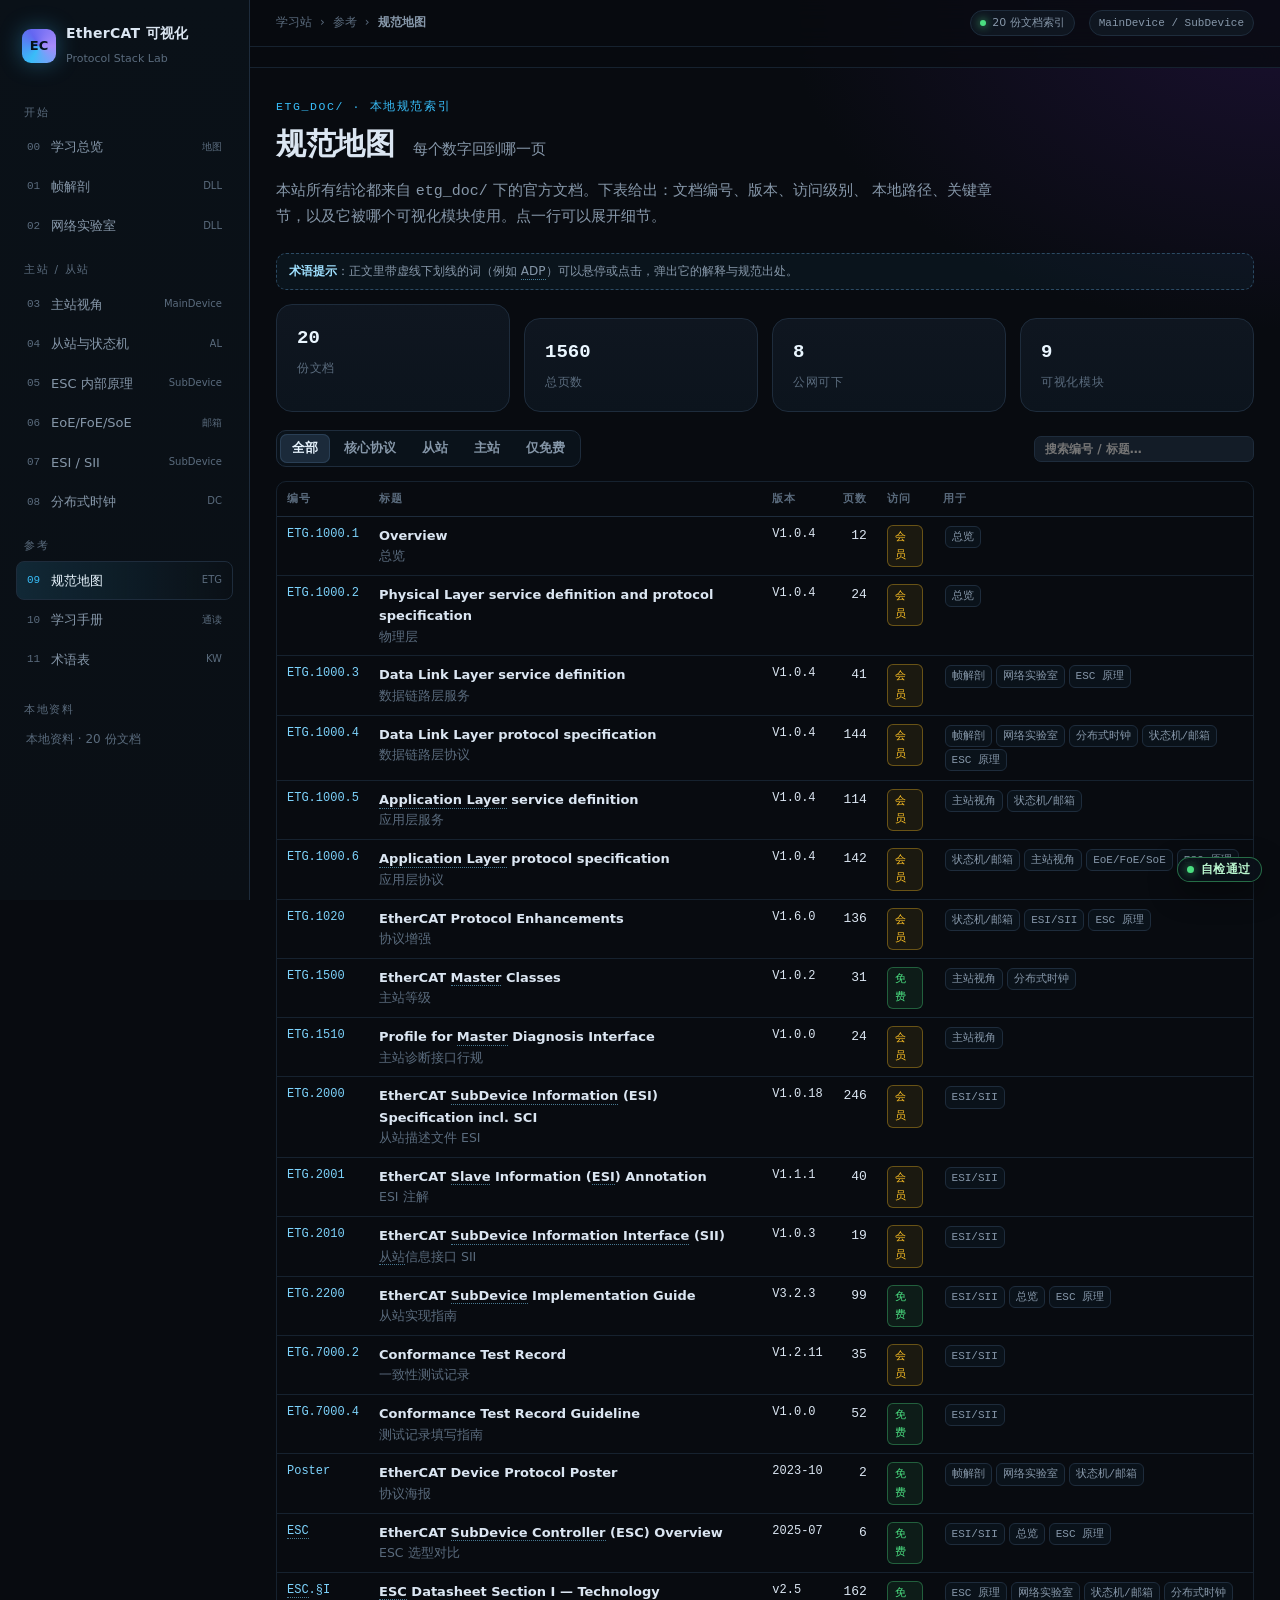
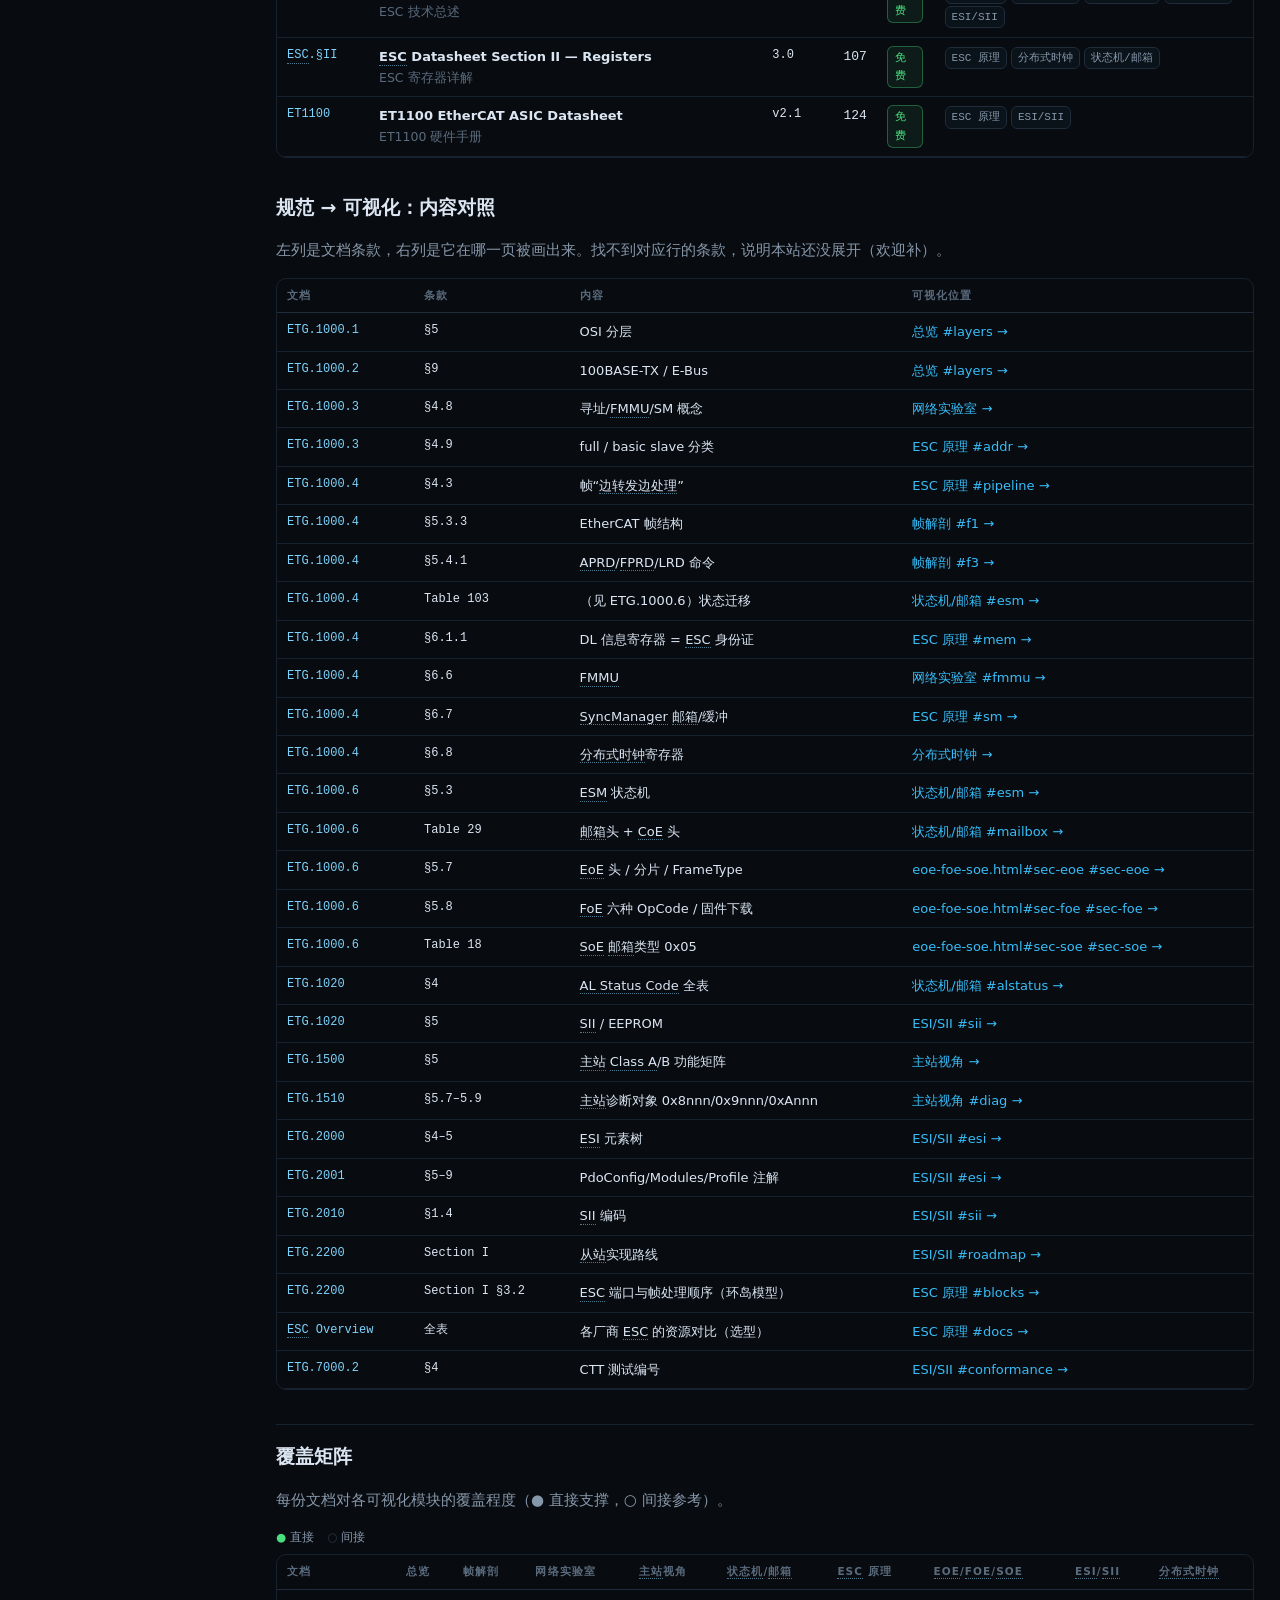
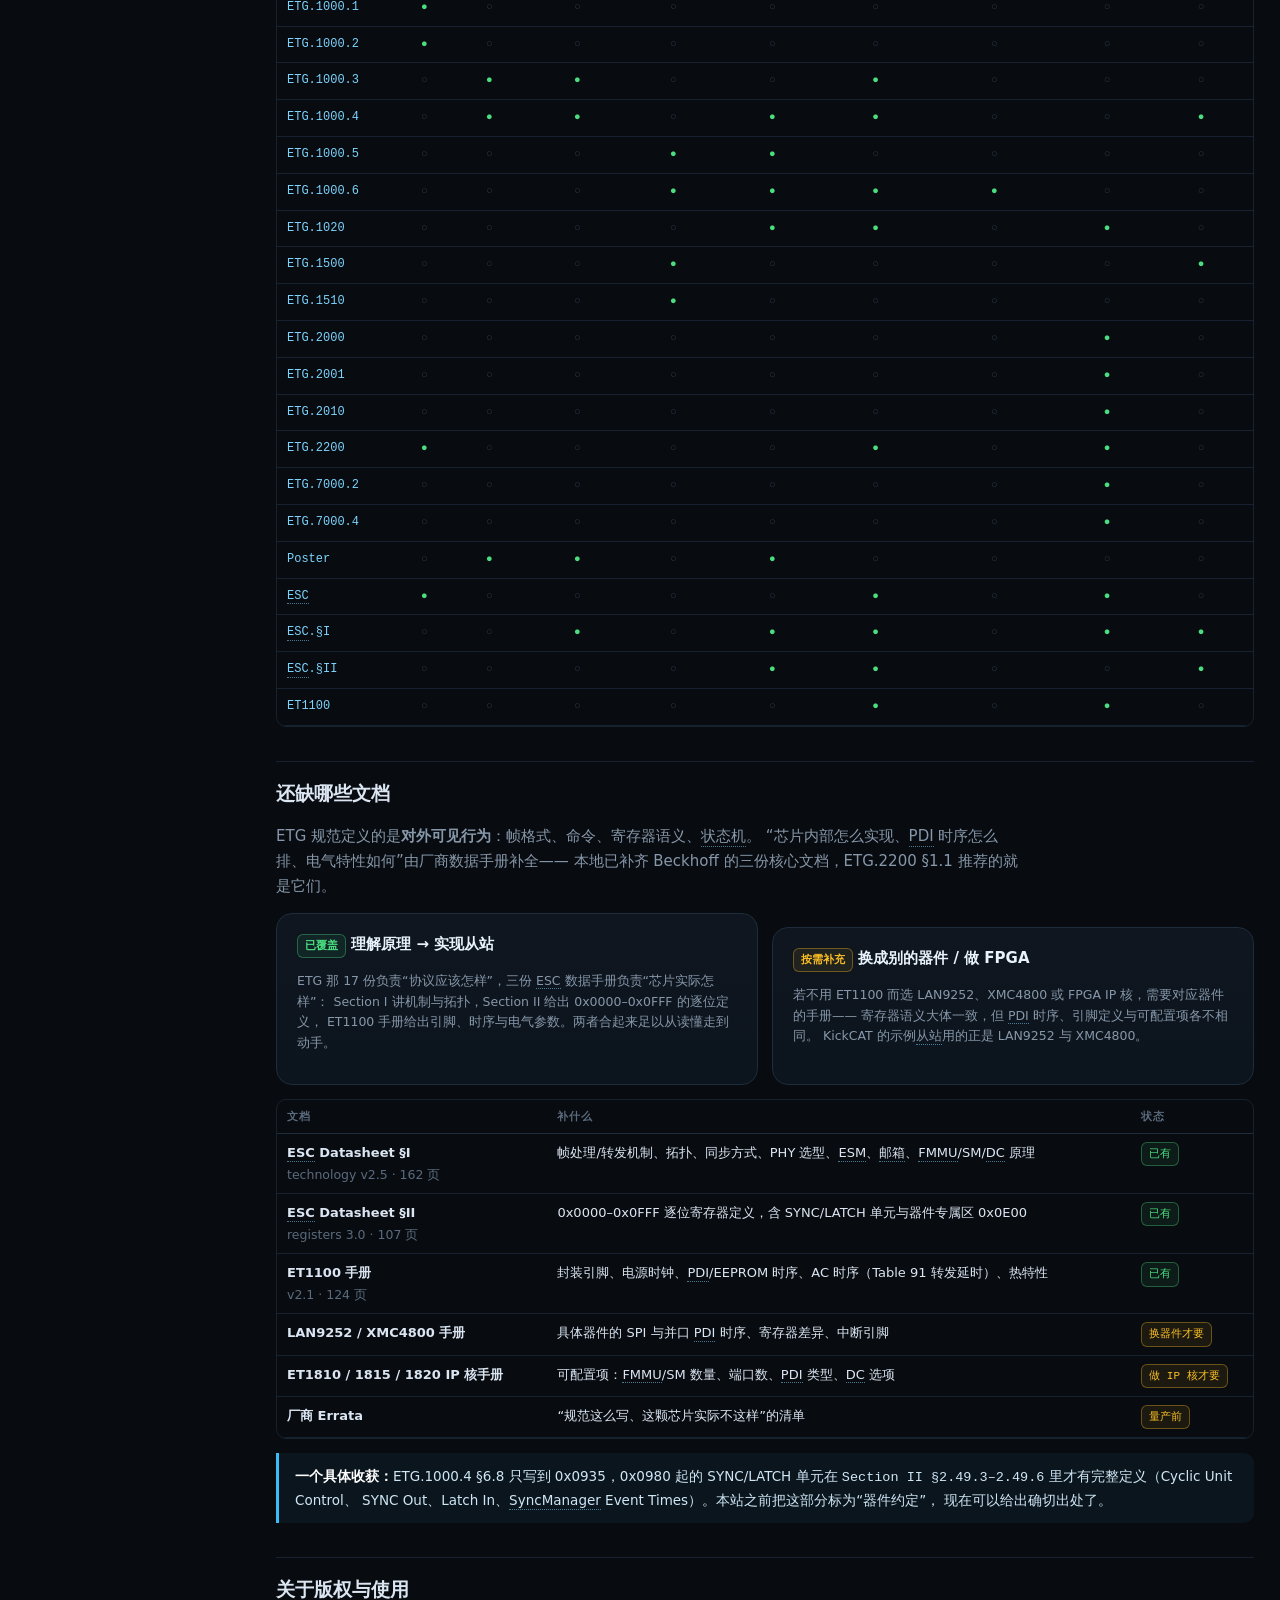
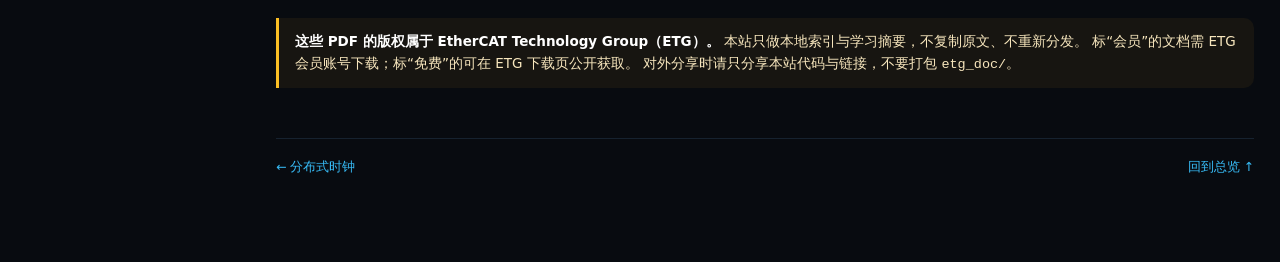
<file: spec.html>
<!DOCTYPE html>
<html lang="zh-CN">
<head>
<meta charset="utf-8">
<meta name="viewport" content="width=device-width,initial-scale=1">
<title>规范地图 · EtherCAT 可视化</title>
<link rel="icon" href="data:image/svg+xml,%3Csvg xmlns='http://www.w3.org/2000/svg' viewBox='0 0 32 32'%3E%3Crect width='32' height='32' rx='8' fill='%230b1c26'/%3E%3Crect x='5' y='5' width='22' height='22' rx='5' fill='none' stroke='%2338bdf8' stroke-width='2'/%3E%3Ctext x='16' y='21' font-family='monospace' font-size='11' font-weight='700' fill='%237dd3fc' text-anchor='middle'%3EEC%3C/text%3E%3C/svg%3E">
<link rel="stylesheet" href="assets/css/style.css">
<style>
  .maprow{cursor:pointer}
  .maprow.on td{background:#122536!important}
  .filecell{font-family:var(--mono);font-size:11px;color:var(--text-faint);word-break:break-all;max-width:280px}
  .chip{display:inline-block;font-size:11px;font-family:var(--mono);border:1px solid var(--line);
        border-radius:6px;padding:1px 6px;background:#0a121a;color:var(--text-dim);margin:1px 2px}
  .coverage td{text-align:center;font-family:var(--mono);font-size:11px}
  .cov{color:#4ade80}.nocov{color:#2b3a4a}
  .legend-spec{display:flex;gap:14px;flex-wrap:wrap;font-size:11.5px;color:var(--text-dim);margin:8px 0}
</style>
</head>
<body>
<div class="shell">
  <div class="side" id="side-slot"></div>
  <div class="main">
    <div class="topbar" id="top-slot"></div>
    <div class="wrap">

      <div class="page-head">
        <div class="eyebrow">etg_doc/ · 本地规范索引</div>
        <h1>规范地图 <small>每个数字回到哪一页</small></h1>
        <p class="lede">
          本站所有结论都来自 <code class="mono">etg_doc/</code> 下的官方文档。下表给出：文档编号、版本、访问级别、
          本地路径、关键章节，以及它被哪个可视化模块使用。点一行可以展开细节。
        </p>
      </div>

      <div class="grid g4">
        <div class="card"><div class="kpi"><b id="k-docs">—</b><span>份文档</span></div></div>
        <div class="card"><div class="kpi"><b id="k-pages">—</b><span>总页数</span></div></div>
        <div class="card"><div class="kpi"><b id="k-free">—</b><span>公网可下</span></div></div>
        <div class="card"><div class="kpi"><b id="k-mod">—</b><span>可视化模块</span></div></div>
      </div>

      <div class="toolbar" style="margin-top:18px">
        <div class="seg" id="filter">
          <button data-f="all" class="on">全部</button>
          <button data-f="core">核心协议</button>
          <button data-f="slave">从站</button>
          <button data-f="master">主站</button>
          <button data-f="free">仅免费</button>
        </div>
        <div class="spacer"></div>
        <input id="q" class="btn sm" placeholder="搜索编号 / 标题…" style="min-width:220px;font-family:var(--sans)">
      </div>

      <div class="scroll">
        <table class="tbl" id="spec-tbl"></table>
      </div>

      <h2>规范 → 可视化：内容对照</h2>
      <p class="lede">左列是文档条款，右列是它在哪一页被画出来。找不到对应行的条款，说明本站还没展开（欢迎补）。</p>
      <div class="scroll">
        <table class="tbl" id="link-tbl"></table>
      </div>

      <h2>覆盖矩阵</h2>
      <p class="lede">每份文档对各可视化模块的覆盖程度（● 直接支撑，○ 间接参考）。</p>
      <div class="legend-spec">
        <span><b class="cov">●</b> 直接</span><span><b class="nocov">○</b> 间接</span>
      </div>
      <div class="scroll">
        <table class="tbl coverage" id="cov-tbl"></table>
      </div>

      <h2>还缺哪些文档</h2>
      <p class="lede">
        ETG 规范定义的是<b>对外可见行为</b>：帧格式、命令、寄存器语义、状态机。
        “芯片内部怎么实现、PDI 时序怎么排、电气特性如何”由厂商数据手册补全——
        本地已补齐 Beckhoff 的三份核心文档，ETG.2200 §1.1 推荐的就是它们。
      </p>
      <div class="grid g2">
        <div class="card">
          <h3><span class="badge free">已覆盖</span> 理解原理 → 实现从站</h3>
          <p class="small muted">
            ETG 那 17 份负责“协议应该怎样”，三份 ESC 数据手册负责“芯片实际怎样”：
            Section I 讲机制与拓扑，Section II 给出 0x0000–0x0FFF 的逐位定义，
            ET1100 手册给出引脚、时序与电气参数。两者合起来足以从读懂走到动手。
          </p>
        </div>
        <div class="card">
          <h3><span class="badge w">按需补充</span> 换成别的器件 / 做 FPGA</h3>
          <p class="small muted">
            若不用 ET1100 而选 LAN9252、XMC4800 或 FPGA IP 核，需要对应器件的手册——
            寄存器语义大体一致，但 PDI 时序、引脚定义与可配置项各不相同。
            KickCAT 的示例从站用的正是 LAN9252 与 XMC4800。
          </p>
        </div>
      </div>

      <div class="scroll" style="margin-top:14px">
        <table class="tbl">
          <thead><tr><th>文档</th><th>补什么</th><th>状态</th></tr></thead>
          <tbody>
            <tr>
              <td><b>ESC Datasheet §I</b><br><span class="small faint">technology v2.5 · 162 页</span></td>
              <td>帧处理/转发机制、拓扑、同步方式、PHY 选型、ESM、邮箱、FMMU/SM/DC 原理</td>
              <td><span class="badge free">已有</span></td>
            </tr>
            <tr>
              <td><b>ESC Datasheet §II</b><br><span class="small faint">registers 3.0 · 107 页</span></td>
              <td>0x0000–0x0FFF 逐位寄存器定义，含 SYNC/LATCH 单元与器件专属区 0x0E00</td>
              <td><span class="badge free">已有</span></td>
            </tr>
            <tr>
              <td><b>ET1100 手册</b><br><span class="small faint">v2.1 · 124 页</span></td>
              <td>封装引脚、电源时钟、PDI/EEPROM 时序、AC 时序（Table 91 转发延时）、热特性</td>
              <td><span class="badge free">已有</span></td>
            </tr>
            <tr>
              <td><b>LAN9252 / XMC4800 手册</b></td>
              <td>具体器件的 SPI 与并口 PDI 时序、寄存器差异、中断引脚</td>
              <td><span class="badge w">换器件才要</span></td>
            </tr>
            <tr>
              <td><b>ET1810 / 1815 / 1820 IP 核手册</b></td>
              <td>可配置项：FMMU/SM 数量、端口数、PDI 类型、DC 选项</td>
              <td><span class="badge w">做 IP 核才要</span></td>
            </tr>
            <tr>
              <td><b>厂商 Errata</b></td>
              <td>“规范这么写、这颗芯片实际不这样”的清单</td>
              <td><span class="badge w">量产前</span></td>
            </tr>
          </tbody>
        </table>
      </div>

      <div class="note" style="margin-top:14px">
        <b>一个具体收获：</b>ETG.1000.4 §6.8 只写到 0x0935，0x0980 起的 SYNC/LATCH 单元在
        <span class="mono">Section II §2.49.3–2.49.6</span> 里才有完整定义（Cyclic Unit Control、
        SYNC Out、Latch In、SyncManager Event Times）。本站之前把这部分标为“器件约定”，
        现在可以给出确切出处了。
      </div>

      <h2>关于版权与使用</h2>
      <div class="note warn">
        <b>这些 PDF 的版权属于 EtherCAT Technology Group（ETG）。</b>
        本站只做本地索引与学习摘要，不复制原文、不重新分发。
        标“会员”的文档需 ETG 会员账号下载；标“免费”的可在 ETG 下载页公开获取。
        对外分享时请只分享本站代码与链接，不要打包 <code class="mono">etg_doc/</code>。
      </div>

      <footer class="end">
        <a href="dc.html">← 分布式时钟</a>
        <span><a href="index.html">回到总览 ↑</a></span>
      </footer>
    </div>
  </div>
</div>

<script src="assets/js/ec-core.js"></script>
<script>
const { SPECS, SPEC_LINKS } = EC_DATA;
const { renderShell, fmt } = EC_UI;

renderShell({ active: 'spec', crumbs: ['学习站', '参考', '规范地图'], title: '20 份文档索引' });

const MODULES = [
  { id: 'index', name: '总览', href: 'index.html' },
  { id: 'frame', name: '帧解剖', href: 'frame.html' },
  { id: 'network', name: '网络实验室', href: 'network.html' },
  { id: 'master', name: '主站视角', href: 'master.html' },
  { id: 'al', name: '状态机/邮箱', href: 'al.html' },
  { id: 'esc', name: 'ESC 原理', href: 'esc.html' },
  { id: 'mbx', name: 'EoE/FoE/SoE', href: 'eoe-foe-soe.html' },
  { id: 'slave', name: 'ESI/SII', href: 'slave.html' },
  { id: 'dc', name: '分布式时钟', href: 'dc.html' },
];

/* 每份文档覆盖的模块 */
const COVER = {
  'ETG.1000.1': ['index'],
  'ETG.1000.2': ['index'],
  'ETG.1000.3': ['frame', 'network', 'esc'],
  'ETG.1000.4': ['frame', 'network', 'dc', 'al', 'esc'],
  'ETG.1000.5': ['master', 'al'],
  'ETG.1000.6': ['al', 'master', 'mbx', 'esc'],
  'ETG.1020': ['al', 'slave', 'esc'],
  'ETG.1500': ['master', 'dc'],
  'ETG.1510': ['master'],
  'ETG.2000': ['slave'],
  'ETG.2001': ['slave'],
  'ETG.2010': ['slave'],
  'ETG.2200': ['slave', 'index', 'esc'],
  'ETG.7000.2': ['slave'],
  'ETG.7000.4': ['slave'],
  'Poster': ['frame', 'network', 'al'],
  'ESC': ['slave', 'index', 'esc'],
  'ESC.§I': ['esc', 'network', 'al', 'dc', 'slave'],
  'ESC.§II': ['esc', 'dc', 'al'],
  'ET1100': ['esc', 'slave'],
};

const accessBadge = a => a === 'free'
  ? '<span class="badge free">免费</span>' : '<span class="badge w">会员</span>';

document.getElementById('k-docs').textContent = SPECS.length;
document.getElementById('k-pages').textContent = SPECS.reduce((a, s) => a + s.pages, 0);
document.getElementById('k-free').textContent = SPECS.filter(s => s.access === 'free').length;
document.getElementById('k-mod').textContent = MODULES.length;

let filter = 'all';
let query = '';

function match(s) {
  if (filter === 'free' && s.access !== 'free') return false;
  if (filter === 'core' && !['phy', 'dll', 'al'].includes(s.layer)) return false;
  if (filter === 'slave' && !['slave', 'impl', 'conf'].includes(s.layer)) return false;
  if (filter === 'master' && s.layer !== 'master') return false;
  if (query) {
    const hay = (s.id + ' ' + s.title + ' ' + s.cn).toLowerCase();
    if (!hay.includes(query.toLowerCase())) return false;
  }
  return true;
}

function renderSpecs() {
  const rows = SPECS.filter(match);
  document.getElementById('spec-tbl').innerHTML = `
    <thead><tr>
      <th>编号</th><th>标题</th><th>版本</th><th>页数</th><th>访问</th><th>用于</th>
    </tr></thead>
    <tbody>${rows.map(s => {
      const used = (COVER[s.id] || []).map(m => {
        const mod = MODULES.find(x => x.id === m);
        return `<a class="chip" href="${mod.href}">${mod.name}</a>`;
      }).join('');
      return `<tr class="maprow" data-id="${s.id}">
        <td class="mono" style="color:#7dd3fc;white-space:nowrap">${s.id}</td>
        <td><b>${s.title}</b><div class="faint small">${s.cn}</div></td>
        <td class="mono small">${s.ver}</td>
        <td class="num">${s.pages}</td>
        <td>${accessBadge(s.access)}</td>
        <td>${used || '<span class="faint small">—</span>'}</td>
      </tr>
      <tr class="detailrow" data-for="${s.id}" style="display:none">
        <td colspan="6" style="background:#080d13">
          <div class="grid g23" style="padding:6px 2px">
            <div>
              <div class="small faint" style="letter-spacing:.1em">为什么读它</div>
              <div class="small" style="margin:4px 0 10px;color:#c9dcec">${s.why}</div>
              <div class="small faint" style="letter-spacing:.1em">关键章节</div>
              <div style="margin-top:4px">${s.chapters.map(c => `<span class="chip">${c}</span>`).join('')}</div>
            </div>
            <div>
              <div class="small faint" style="letter-spacing:.1em">本地文件</div>
              <a class="filecell" href="${s.file}" target="_blank" rel="noopener">${s.file}</a>
              <div class="small muted" style="margin-top:8px">
                点击在新标签页打开 PDF（需浏览器支持 PDF 预览）。
              </div>
            </div>
          </div>
        </td>
      </tr>`;
    }).join('')}</tbody>`;

  document.querySelectorAll('.maprow').forEach(r => {
    r.addEventListener('click', () => {
      const id = r.dataset.id;
      const detail = r.nextElementSibling;
      const isOpen = detail.style.display !== 'none';

      document.querySelectorAll('.maprow').forEach(x => x.classList.remove('on'));
      document.querySelectorAll('.detailrow').forEach(d => d.style.display = 'none');

      if (isOpen) return;
      r.classList.add('on');
      detail.style.display = '';
    });
  });
}

document.getElementById('filter').addEventListener('click', e => {
  const b = e.target.closest('button'); if (!b) return;
  document.querySelectorAll('#filter button').forEach(x => x.classList.remove('on'));
  b.classList.add('on');
  filter = b.dataset.f;
  renderSpecs();
});
document.getElementById('q').addEventListener('input', e => {
  query = e.target.value;
  renderSpecs();
});
renderSpecs();

/* ---------------- 条款 → 可视化 ---------------- */
document.getElementById('link-tbl').innerHTML = `
  <thead><tr><th>文档</th><th>条款</th><th>内容</th><th>可视化位置</th></tr></thead>
  <tbody>${SPEC_LINKS.map(l => {
    const mod = l.page.split('#')[0].replace('.html', '');
    const name = (MODULES.find(m => m.id === mod) || {}).name || l.page;
    const anchor = l.page.includes('#') ? '#' + l.page.split('#')[1] : '';
    return `<tr>
      <td class="mono" style="color:#7dd3fc;white-space:nowrap">${l.spec}</td>
      <td class="mono small">${l.chapter}</td>
      <td>${l.topic}</td>
      <td><a href="${l.page}">${name}${anchor ? ' ' + anchor : ''} →</a></td>
    </tr>`;
  }).join('')}</tbody>`;

/* ---------------- 覆盖矩阵 ---------------- */
document.getElementById('cov-tbl').innerHTML = `
  <thead><tr><th style="text-align:left">文档</th>${MODULES.map(m => `<th>${m.name}</th>`).join('')}</tr></thead>
  <tbody>${SPECS.map(s => {
    const cov = COVER[s.id] || [];
    return `<tr>
      <td class="mono" style="text-align:left;color:#7dd3fc">${s.id}</td>
      ${MODULES.map(m => `<td class="${cov.includes(m.id) ? 'cov' : 'nocov'}">${cov.includes(m.id) ? '●' : '○'}</td>`).join('')}
    </tr>`;
  }).join('')}</tbody>`;
</script>

<div class="selfcheck sc-idle" id="selfcheck" data-state="idle" role="status" aria-live="polite" tabindex="0"
     title="脚本未执行：若通过 file:// 打开，请确认 assets/js/ec-core.js 存在；否则按 F12 查看控制台">
  <span class="sc-dot"></span><span class="sc-text">脚本未执行</span>
</div>

</body>
</html>
</file>
<file: assets/css/style.css>
/* =========================================================
   EtherCAT 可视化学习站 — 共享样式
   设计语言：工业暗色 + 通信信号色
   ========================================================= */
:root{
  --bg:            #080b10;
  --bg-2:          #0c1118;
  --panel:         #0f1620;
  --panel-2:       #131c27;
  --line:          #1e2c3c;
  --line-soft:     #16222f;
  --text:          #dbe6f2;
  --text-dim:      #8697a9;
  --text-faint:    #5a6b7d;

  --master:        #38bdf8;   /* 主站 青 */
  --sub:           #a78bfa;   /* 从站 紫 */
  --rx:            #34d399;   /* 下行 绿 */
  --tx:            #60a5fa;   /* 上行 蓝 */
  --warn:          #fbbf24;
  --err:           #fb7185;
  --ok:            #4ade80;

  --f-eth:         #4c1d95;   /* 以太网头 */
  --f-ecat:        #075985;   /* ECAT 帧头 */
  --f-pdu:         #065f46;   /* PDU 头 */
  --f-data:        #78350f;   /* 数据区 */
  --f-wkc:         #7f1d1d;   /* 工作计数器 */

  --r-s: 4px;
  --r-m: 10px;
  --r-l: 16px;
  --mono: "JetBrains Mono", "Cascadia Mono", "Consolas", ui-monospace, monospace;
  --sans: "Inter", "Segoe UI", "Microsoft YaHei", system-ui, sans-serif;
}

*{ box-sizing:border-box; }
html{ scroll-behavior:smooth; }
body{
  margin:0; background:
    radial-gradient(1200px 700px at 12% -10%, #0f2333 0%, transparent 60%),
    radial-gradient(900px 600px at 100% 0%, #1a1030 0%, transparent 55%),
    var(--bg);
  color:var(--text);
  font:15px/1.65 var(--sans);
  -webkit-font-smoothing:antialiased;
}
a{ color:var(--master); text-decoration:none; }
a:hover{ text-decoration:underline; }
code,kbd,.mono{ font-family:var(--mono); }
kbd{
  font-size:11px; padding:1px 5px; border:1px solid var(--line);
  border-bottom-width:2px; border-radius:4px; background:var(--panel-2); color:var(--text-dim);
}

/* ---------- 布局 ---------- */
.shell{ display:grid; grid-template-columns:250px minmax(0,1fr); min-height:100vh; }
.side{
  position:sticky; top:0; height:100vh; overflow:auto;
  border-right:1px solid var(--line);
  background:linear-gradient(180deg, #0a1118 0%, #0a0f15 100%);
  padding:22px 16px 40px;
}
.brand{ display:flex; gap:10px; align-items:center; padding:0 6px 18px; }
.brand .logo{
  width:34px;height:34px;border-radius:9px;flex:none;
  background:conic-gradient(from 210deg, var(--master), #6366f1, var(--sub), var(--master));
  display:grid;place-items:center;font-weight:800;font-size:13px;color:#04121c;
  box-shadow:0 0 22px rgba(56,189,248,.35);
}
.brand b{ font-size:14px; letter-spacing:.02em; display:block; }
.brand span{ font-size:11px; color:var(--text-faint); }

.nav-group{ margin:16px 0 6px; font-size:10.5px; letter-spacing:.16em; text-transform:uppercase; color:var(--text-faint); padding:0 8px; }
.nav a{
  display:flex; align-items:center; gap:8px;
  padding:8px 10px; border-radius:8px; color:var(--text-dim);
  font-size:13px; text-decoration:none; border:1px solid transparent; white-space:nowrap;
}
.nav a:hover{ background:#0e1822; color:var(--text); }
.nav a.active{ background:linear-gradient(90deg, rgba(56,189,248,.14), transparent); border-color:var(--line); color:#eaf6ff; }
.nav a .num{ font-family:var(--mono); font-size:11px; color:var(--text-faint); width:16px; flex:none; }
.nav a.active .num{ color:var(--master); }
.nav a .tag{ margin-left:auto; font-size:10px; color:var(--text-faint); overflow:hidden; text-overflow:ellipsis; }
@media (max-width:1250px){ .side{ padding-left:12px; padding-right:10px; } .nav a .tag{ display:none; } }

.main{ min-width:0; }
.topbar{
  position:sticky; top:0; z-index:30; backdrop-filter:blur(12px);
  background:rgba(8,11,16,.78); border-bottom:1px solid var(--line-soft);
  display:flex; align-items:center; gap:14px; padding:10px 26px;
}
.crumbs{ font-size:12px; color:var(--text-faint); display:flex; gap:8px; align-items:center; }
.crumbs b{ color:var(--text-dim); font-weight:600; }
.topbar .spacer{ flex:1; }
.pill{
  font-size:11px; color:var(--text-dim); border:1px solid var(--line);
  padding:3px 9px; border-radius:999px; background:var(--panel);
  display:inline-flex; align-items:center; gap:6px; white-space:nowrap;
}
.dot{ width:6px;height:6px;border-radius:50%;background:var(--ok); box-shadow:0 0 8px var(--ok); }

.wrap{ max-width:1180px; margin:0 auto; padding:30px 26px 90px; }
.page-head{ margin-bottom:24px; }
.eyebrow{ font-family:var(--mono); font-size:11.5px; letter-spacing:.14em; text-transform:uppercase; color:var(--master); }
h1{ font-size:30px; line-height:1.25; margin:8px 0 10px; letter-spacing:-.01em; }
h1 small{ font-size:15px; color:var(--text-dim); font-weight:400; margin-left:8px; }
h2{ font-size:19px; margin:34px 0 12px; padding-top:16px; border-top:1px solid var(--line-soft); }
h2:first-of-type{ border-top:none; padding-top:0; }
h3{ font-size:15px; margin:18px 0 8px; color:#e8f2fb; }
.lede{ color:var(--text-dim); max-width:78ch; }
.muted{ color:var(--text-dim); }
.faint{ color:var(--text-faint); }
.small{ font-size:12.5px; }

.card{
  background:linear-gradient(180deg, var(--panel) 0%, #0c141d 100%);
  border:1px solid var(--line); border-radius:var(--r-l); padding:18px 20px;
}
.card.pad{ padding:22px 24px; }
.card + .card{ margin-top:14px; }
.card h3{ margin-top:0; }
.grid{ display:grid; gap:14px; }
.g2{ grid-template-columns:repeat(2, minmax(0,1fr)); }
.g3{ grid-template-columns:repeat(3, minmax(0,1fr)); }
.g4{ grid-template-columns:repeat(4, minmax(0,1fr)); }
.g23{ grid-template-columns:minmax(0,2fr) minmax(0,3fr); }
@media (max-width:1020px){
  .g2,.g3,.g4,.g23{ grid-template-columns:minmax(0,1fr); }
}

/* ---------- 通用小组件 ---------- */
.kv{ display:grid; grid-template-columns:auto 1fr; gap:4px 14px; font-size:13px; }
.kv dt{ color:var(--text-faint); font-family:var(--mono); font-size:11.5px; padding-top:2px; }
.kv dd{ margin:0; color:var(--text); }
.hr{ height:1px; background:var(--line-soft); margin:16px 0; }

.badge{
  display:inline-flex; align-items:center; gap:5px;
  font-size:11px; font-family:var(--mono); padding:2px 7px; border-radius:6px;
  border:1px solid var(--line); background:#0b131b; color:var(--text-dim);
}
.badge.m{ color:var(--master); border-color:rgba(56,189,248,.35); background:rgba(56,189,248,.08); }
.badge.s{ color:var(--sub); border-color:rgba(167,139,250,.35); background:rgba(167,139,250,.08); }
.badge.w{ color:var(--warn); border-color:rgba(251,191,36,.35); background:rgba(251,191,36,.08); }
.badge.e{ color:var(--err); border-color:rgba(251,113,133,.35); background:rgba(251,113,133,.08); }
.badge.free{ color:var(--ok); border-color:rgba(74,222,128,.35); background:rgba(74,222,128,.08); }

.btn{
  font:600 13px var(--sans); color:var(--text);
  background:var(--panel-2); border:1px solid var(--line); border-radius:9px;
  padding:8px 14px; cursor:pointer; display:inline-flex; align-items:center; gap:7px;
  transition:.15s;
}
.btn:hover{ border-color:#2b415a; background:#182432; }
.btn.primary{ background:linear-gradient(180deg, #1c4a66, #123448); border-color:#2b6f97; color:#dff4ff; }
.btn.primary:hover{ filter:brightness(1.12); }
.btn.ghost{ background:transparent; }
.btn.sm{ padding:5px 10px; font-size:12px; border-radius:7px; }
.btn:disabled{ opacity:.45; cursor:not-allowed; }

.seg{ display:inline-flex; background:#0a121a; border:1px solid var(--line); border-radius:10px; padding:3px; gap:2px; flex-wrap:wrap; }
.seg button{
  font:600 12.5px var(--sans); color:var(--text-dim); background:transparent; border:0;
  padding:6px 12px; border-radius:7px; cursor:pointer; white-space:nowrap;
}
.seg button.on{ background:#1b2a3a; color:#e9f5ff; box-shadow:inset 0 0 0 1px #2a3f55; }
.seg button:hover{ color:var(--text); }

.note{
  border-left:3px solid var(--master); background:rgba(56,189,248,.06);
  padding:12px 16px; border-radius:0 var(--r-m) var(--r-m) 0; font-size:13.5px; color:#cfe6f5;
}
.note.warn{ border-color:var(--warn); background:rgba(251,191,36,.06); color:#f7e6bd; }
.note b{ color:#fff; }

.src{
  font-family:var(--mono); font-size:11px; color:var(--text-faint);
  border:1px dashed #24374a; border-radius:6px; padding:1px 6px; white-space:nowrap;
}
.src::before{ content:"§ "; opacity:.6; }

.toolbar{ display:flex; gap:10px; align-items:center; flex-wrap:wrap; margin:14px 0; }
.toolbar .spacer{ flex:1; }

/* ---------- 首页 hero ---------- */
.hero{
  position:relative; overflow:hidden; border:1px solid var(--line); border-radius:20px;
  padding:34px 34px 28px; margin-bottom:26px;
  background:
     radial-gradient(700px 340px at 88% -30%, rgba(167,139,250,.22), transparent 62%),
     radial-gradient(600px 300px at 4% 120%, rgba(56,189,248,.18), transparent 60%),
     linear-gradient(180deg,#0d1722,#0a1017);
}
.hero h1{ font-size:36px; max-width:20ch; }
.hero p{ color:#a9bccd; max-width:62ch; }
.hero .kpis{ display:flex; gap:22px; flex-wrap:wrap; margin-top:18px; }
.kpi b{ display:block; font-family:var(--mono); font-size:19px; color:#eaf6ff; }
.kpi span{ font-size:11.5px; color:var(--text-faint); letter-spacing:.06em; }

.cardlink{ display:block; color:inherit; text-decoration:none; transition:.18s; }
.cardlink:hover{ text-decoration:none; transform:translateY(-2px); border-color:#2a4159; }
.cardlink .go{ margin-top:auto; font-size:12px; color:var(--master); font-family:var(--mono); }
.cardlink{ display:flex; flex-direction:column; gap:8px; }
.cardlink .ico{ font-size:20px; }

/* ---------- 表格 ---------- */
table.tbl{ width:100%; border-collapse:collapse; font-size:13px; }
.tbl th{
  text-align:left; font-size:10.5px; letter-spacing:.1em; text-transform:uppercase;
  color:var(--text-faint); font-weight:600; padding:8px 10px; border-bottom:1px solid var(--line);
  white-space:nowrap;
}
.tbl td{ padding:8px 10px; border-bottom:1px solid var(--line-soft); vertical-align:top; }
.tbl tr:hover td{ background:#0d1721; }
.tbl td.mono{ font-family:var(--mono); font-size:12px; }
.tbl .num{ text-align:right; font-family:var(--mono); }
.scroll{ overflow:auto; border:1px solid var(--line-soft); border-radius:var(--r-m); }

/* ---------- 帧可视化 ---------- */
.frame-strip{ overflow-x:auto; padding:6px 2px 12px; }
.strip{ display:flex; align-items:flex-end; gap:2px; min-width:max-content; }
.cell{
  position:relative; border-radius:5px; border:1px solid rgba(255,255,255,.09);
  display:flex; flex-direction:column; justify-content:space-between;
  padding:5px 4px; min-height:52px; font-family:var(--mono); font-size:10.5px;
  color:#dff1ff; cursor:pointer; transition:.12s; overflow:hidden;
}
.cell:hover{ transform:translateY(-3px); box-shadow:0 6px 18px rgba(0,0,0,.5); z-index:5; }
.cell.sel{ outline:2px solid #7dd3fc; outline-offset:1px; transform:translateY(-3px); z-index:6; }
.cell .off{ font-size:9px; color:rgba(255,255,255,.55); }
.cell .nm{ font-size:9.5px; color:rgba(255,255,255,.85); white-space:nowrap; overflow:hidden; text-overflow:ellipsis; }
.cell .vl{ font-weight:700; font-size:11.5px; white-space:nowrap; overflow:hidden; text-overflow:ellipsis; }
.cell.f-eth{ background:linear-gradient(180deg,#3b1d80,#291357); }
.cell.f-ecat{ background:linear-gradient(180deg,#075985,#06364d); }
.cell.f-pdu{ background:linear-gradient(180deg,#065f46,#043d2e); }
.cell.f-data{ background:linear-gradient(180deg,#78350f,#4a2008); }
.cell.f-wkc{ background:linear-gradient(180deg,#7f1d1d,#4c1010); }
.cell.f-pad{ background:repeating-linear-gradient(45deg,#141d27,#141d27 5px,#101821 5px,#101821 10px); color:var(--text-faint); }
.cell.small{ min-height:38px; }
.bitrow{ display:flex; gap:2px; min-width:max-content; flex-wrap:wrap; }
.bit{
  width:22px; height:28px; display:grid; place-items:center; font-family:var(--mono); font-size:10.5px;
  border-radius:4px; border:1px solid var(--line); background:#0a1219; color:var(--text-dim); cursor:pointer;
}
.bit.set{ background:#123a52; color:#9fe0ff; border-color:#1e5876; }
.bit:hover{ border-color:var(--master); }

.legend{ display:flex; gap:14px; flex-wrap:wrap; font-size:11.5px; color:var(--text-dim); margin:10px 0; }
.legend i{ width:10px;height:10px;border-radius:3px;display:inline-block;margin-right:5px; vertical-align:-1px; }

.tip{
  position:fixed; z-index:100; pointer-events:none; max-width:320px;
  background:#0b1520; border:1px solid #2a4058; border-radius:9px; padding:9px 11px;
  font-size:12px; color:var(--text); box-shadow:0 14px 40px rgba(0,0,0,.6); display:none;
}
.tip b{ color:#9fe0ff; font-family:var(--mono); font-size:11.5px; }
.tip .r{ color:var(--text-faint); font-family:var(--mono); font-size:10.5px; }

/* ---------- 层级架构图 ---------- */
.stack{ display:flex; flex-direction:column; gap:8px; }
.layer{
  display:grid; grid-template-columns:74px 1fr auto; gap:14px; align-items:center;
  border:1px solid var(--line); border-radius:12px; padding:13px 16px; cursor:pointer;
  background:#0b131b; transition:.15s;
}
.layer:hover{ border-color:#2b415a; background:#0d1721; }
.layer.on{ border-color:#2f6f92; background:linear-gradient(90deg, rgba(56,189,248,.1), #0c141d 60%); }
.layer .lv{ font-family:var(--mono); font-size:11px; color:var(--text-faint); text-align:center; }
.layer .lv b{ display:block; font-size:18px; color:#dff1ff; }
.layer .nm{ font-weight:600; font-size:14.5px; }
.layer .ds{ font-size:12px; color:var(--text-dim); }
.layer .sp{ display:flex; gap:5px; flex-wrap:wrap; justify-content:flex-end; }

/* ---------- 网络实验室 ---------- */
.lab{ display:grid; grid-template-columns:minmax(0,1fr) 320px; gap:16px; align-items:start; }
@media (max-width:1080px){ .lab{ grid-template-columns:minmax(0,1fr); } }
.stage{
  position:relative; border:1px solid var(--line); border-radius:16px; overflow:hidden;
  background:
    radial-gradient(600px 240px at 50% 0%, rgba(56,189,248,.07), transparent 70%),
    #080e14;
  min-height:300px;
}
.stage svg{ display:block; width:100%; height:auto; }
.side-panel{ display:flex; flex-direction:column; gap:12px; }
.readout{ font-family:var(--mono); font-size:12px; }
.readout .row{ display:flex; justify-content:space-between; gap:10px; padding:4px 0; border-bottom:1px dashed #16222f; }
.readout .row:last-child{ border-bottom:0; }
.readout .k{ color:var(--text-faint); }
.readout .v{ color:#dff1ff; }
.log{
  font-family:var(--mono); font-size:11.5px; height:190px; overflow:auto;
  background:#070c11; border:1px solid var(--line-soft); border-radius:10px; padding:8px 10px;
}
.log div{ padding:1px 0; color:var(--text-dim); white-space:pre; }
.log div.hi{ color:#a5f3fc; }
.log div.ok{ color:#86efac; }
.log div.bad{ color:#fda4af; }
.progress{ height:4px; background:#101a24; border-radius:99px; overflow:hidden; }
.progress i{ display:block; height:100%; width:0; background:linear-gradient(90deg,var(--master),var(--sub)); transition:width .1s linear; }

/* ---------- 状态机 ---------- */
.esm-wrap{ display:grid; grid-template-columns:minmax(0,1.5fr) minmax(0,1fr); gap:16px; }
@media (max-width:980px){ .esm-wrap{ grid-template-columns:minmax(0,1fr); } }
.node-circle{ cursor:pointer; }
.node-circle:hover circle{ filter:brightness(1.25); }

/* ---------- ESI 树 ---------- */
.tree{ font-family:var(--mono); font-size:12.5px; max-height:520px; overflow:auto; }
.tree .t{ display:flex; gap:6px; padding:2px 6px; border-radius:5px; cursor:pointer; white-space:nowrap; }
.tree .t:hover{ background:#0e1a25; }
.tree .t.on{ background:#122536; box-shadow:inset 2px 0 0 var(--master); }
.tree .t .n{ color:#7dd3fc; }
.tree .t .a{ color:#fcd34d; font-size:11px; }
.tree .t .v{ color:#a7f3d0; font-size:11px; }
.tree .kids{ margin-left:14px; border-left:1px dashed #1b2a3a; padding-left:6px; }

pre.code{
  font-family:var(--mono); font-size:11.5px; line-height:1.55; color:#cfe6f5;
  background:#070c11; border:1px solid var(--line-soft); border-radius:10px;
  padding:12px 14px; overflow:auto; margin:0;
}
pre.code .h{ color:#7dd3fc; }
pre.code .c{ color:#5a6b7d; }
pre.code .s{ color:#a7f3d0; }
pre.code .k{ color:#fcd34d; }

footer.end{ margin-top:50px; padding-top:18px; border-top:1px solid var(--line-soft); display:flex; justify-content:space-between; gap:16px; font-size:12.5px; color:var(--text-faint); flex-wrap:wrap; }

@media (max-width:860px){
  .shell{ grid-template-columns:minmax(0,1fr); }
  .side{ position:relative; height:auto; border-right:0; border-bottom:1px solid var(--line); }
  .nav{ display:grid; grid-template-columns:repeat(2,minmax(0,1fr)); gap:2px; }
  .wrap{ padding:22px 16px 70px; }
  h1{ font-size:25px; }
  .hero{ padding:24px 20px; }
  .hero h1{ font-size:27px; }
}
@media (prefers-reduced-motion: reduce){
  *{ animation-duration:.001ms !important; transition-duration:.001ms !important; }
}


/* ---------- 页面自检徽标 ---------- */
.selfcheck{
  position:fixed; right:18px; bottom:18px; z-index:300;
  display:flex; align-items:center; gap:7px;
  padding:6px 11px 6px 9px; border-radius:999px;
  font:600 11.5px/1 var(--sans); letter-spacing:.02em;
  background:rgba(10,17,24,.92); border:1px solid var(--line);
  color:var(--text-dim); cursor:pointer; user-select:none;
  backdrop-filter:blur(10px); box-shadow:0 10px 30px rgba(0,0,0,.45);
  transition:border-color .2s, color .2s, transform .12s;
}
.selfcheck:hover{ transform:translateY(-1px); }
.selfcheck:focus-visible{ outline:2px solid var(--master); outline-offset:2px; }
.selfcheck .sc-dot{ width:7px; height:7px; border-radius:50%; background:#94a3b8; flex:none; }
.selfcheck.sc-running{ color:#b6c6d6; border-color:#2a3f55; }
.selfcheck.sc-running .sc-dot{ background:#94a3b8; animation:scPulse 1s infinite; }
.selfcheck.sc-ok{ color:#bbf7d0; border-color:rgba(74,222,128,.45); }
.selfcheck.sc-ok .sc-dot{ background:#4ade80; box-shadow:0 0 10px rgba(74,222,128,.8); }
.selfcheck.sc-warn{ color:#fde68a; border-color:rgba(251,191,36,.5); }
.selfcheck.sc-warn .sc-dot{ background:#fbbf24; box-shadow:0 0 10px rgba(251,191,36,.7); }
.selfcheck.sc-fail{ color:#fecdd3; border-color:rgba(251,113,133,.55); }
.selfcheck.sc-fail .sc-dot{ background:#fb7185; box-shadow:0 0 10px rgba(251,113,133,.8); }
.selfcheck.sc-idle{ color:#fde68a; border-color:rgba(251,191,36,.35); }
.selfcheck.sc-idle .sc-dot{ background:#fbbf24; animation:scPulse 1.6s infinite; }
@keyframes scPulse{ 0%,100%{ opacity:1 } 50%{ opacity:.35 } }

.sc-panel{
  position:absolute; right:0; bottom:calc(100% + 10px);
  width:min(340px, calc(100vw - 36px));
  background:#0b141d; border:1px solid #274057; border-radius:12px;
  box-shadow:0 18px 50px rgba(0,0,0,.7); padding:12px 14px;
  cursor:default; text-align:left; color:var(--text);
}
.selfcheck:not(.open) .sc-panel{ display:none; }
.sc-head{ display:flex; justify-content:space-between; align-items:baseline; gap:10px; }
.sc-head b{ font-size:12.5px; color:#e8f4ff; }
.sc-meta{ font:10.5px var(--mono); color:var(--text-faint); }
.sc-rows{ margin:9px 0 4px; display:flex; flex-direction:column; gap:3px; }
.sc-row{ display:flex; gap:6px; font:11.5px/1.5 var(--mono); color:#c9dcec; }
.sc-row span{ width:12px; flex:none; text-align:center; }
.sc-row.ok span{ color:#4ade80; }
.sc-row.bad{ color:#fecdd3; }
.sc-row.bad span{ color:#fb7185; }
.sc-row i{ color:var(--text-faint); font-style:normal; }
.sc-sec{ margin-top:9px; font-size:10.5px; letter-spacing:.08em; text-transform:uppercase; color:var(--text-faint); }
.sc-sec.ok-note{ color:#86efac; text-transform:none; letter-spacing:0; font-size:11.5px; }
.sc-err{
  margin:6px 0 0; padding:7px 8px; max-height:120px; overflow:auto;
  background:#170d11; border:1px solid #4c1f2a; border-radius:7px;
  font:10.5px/1.5 var(--mono); color:#fecdd3; white-space:pre-wrap; word-break:break-word;
}
.sc-foot{ display:flex; justify-content:space-between; align-items:center; gap:10px; margin-top:10px; padding-top:9px; border-top:1px solid #1b2a3a; }
.sc-hint{ font-size:10.5px; color:var(--text-faint); line-height:1.45; }
.sc-act{
  font:600 11px var(--sans); color:#dff4ff; background:#123448; border:1px solid #2b6f97;
  border-radius:7px; padding:4px 9px; cursor:pointer; white-space:nowrap; flex:none;
}
.sc-act:hover{ filter:brightness(1.15); }
@media (max-width:520px){
  .selfcheck{ right:10px; bottom:10px; font-size:11px; }
}


/* ---------- 术语关键词 ---------- */
.kw{
  border-bottom:1px dotted rgba(125,211,252,.55);
  cursor:help; padding-bottom:.5px;
  transition:background .15s, color .15s, border-color .15s;
}
.kw:hover,.kw-on{ background:rgba(56,189,248,.14); color:#dff4ff; border-bottom-color:#7dd3fc; }
#kw-tip{
  position:fixed; z-index:500; max-width:390px;
  background:#0b141d; border:1px solid #2b4a63; border-radius:12px;
  padding:12px 14px; box-shadow:0 18px 50px rgba(0,0,0,.75);
  font-size:12.5px; line-height:1.6; color:var(--text);
}
#kw-tip[hidden]{ display:none; }
.kt-head{ display:flex; align-items:baseline; gap:8px; flex-wrap:wrap; }
.kt-head b{ font-family:var(--mono); font-size:14px; color:#9fe0ff; }
.kt-full{ font-size:10.5px; color:var(--text-faint); }
.kt-zh{ font-size:11px; color:#7dd3fc; margin-top:1px; }
.kt-short{ margin-top:7px; color:#e6f3ff; font-weight:600; }
.kt-detail{ margin-top:5px; color:var(--text-dim); }
.kt-foot{
  display:flex; align-items:center; gap:10px; flex-wrap:wrap;
  margin-top:9px; padding-top:8px; border-top:1px solid #1b2a3a; font-size:10.5px;
}
.kt-rel{ color:var(--text-faint); }
.kt-rel a{ color:#9fe0ff; text-decoration:none; border-bottom:1px dotted #3b6b8a; }
.kt-more{ margin-left:auto; color:#7dd3fc; text-decoration:none; white-space:nowrap; }
.kw-hint{
  border:1px dashed #2b4a63; background:rgba(56,189,248,.05);
  border-radius:10px; padding:8px 12px; font-size:12px; color:var(--text-dim);
  margin:0 0 14px; cursor:pointer; line-height:1.6;
}
.kw-hint b{ color:#9fe0ff; }
</file>
